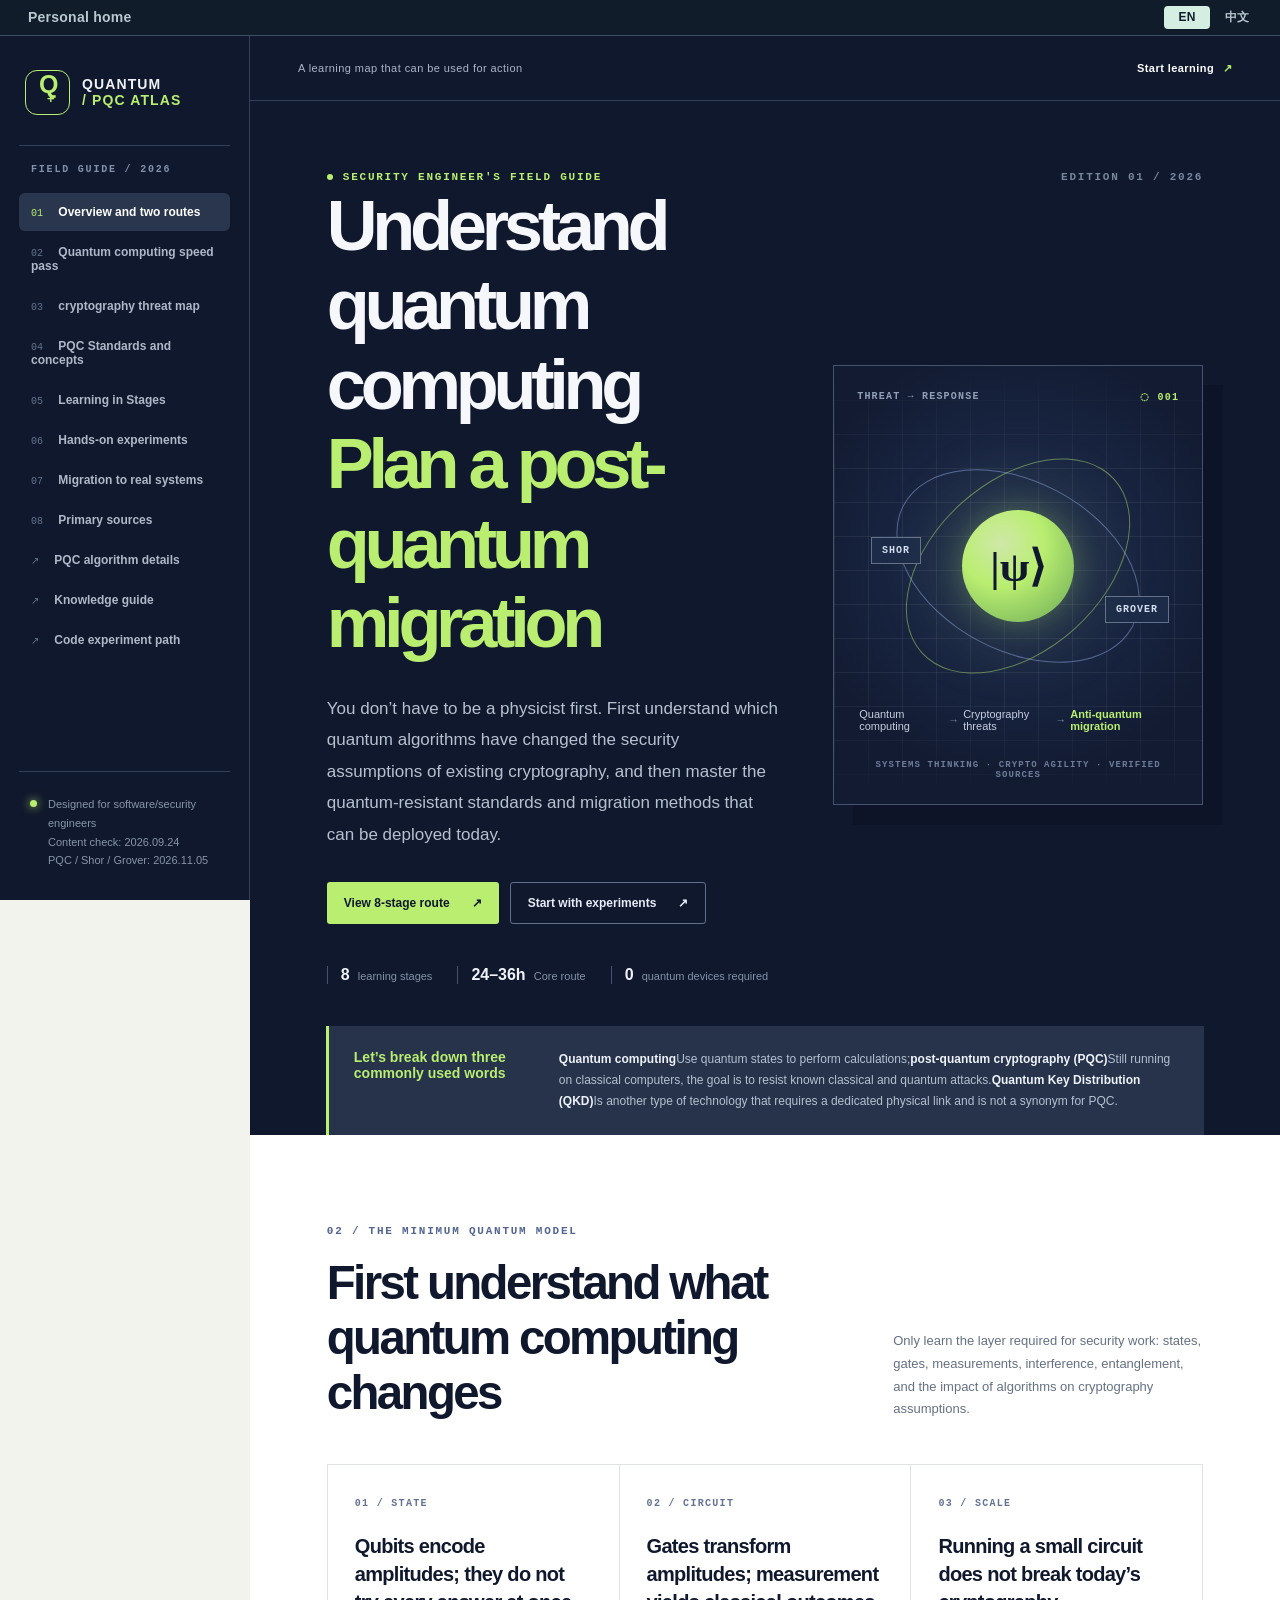
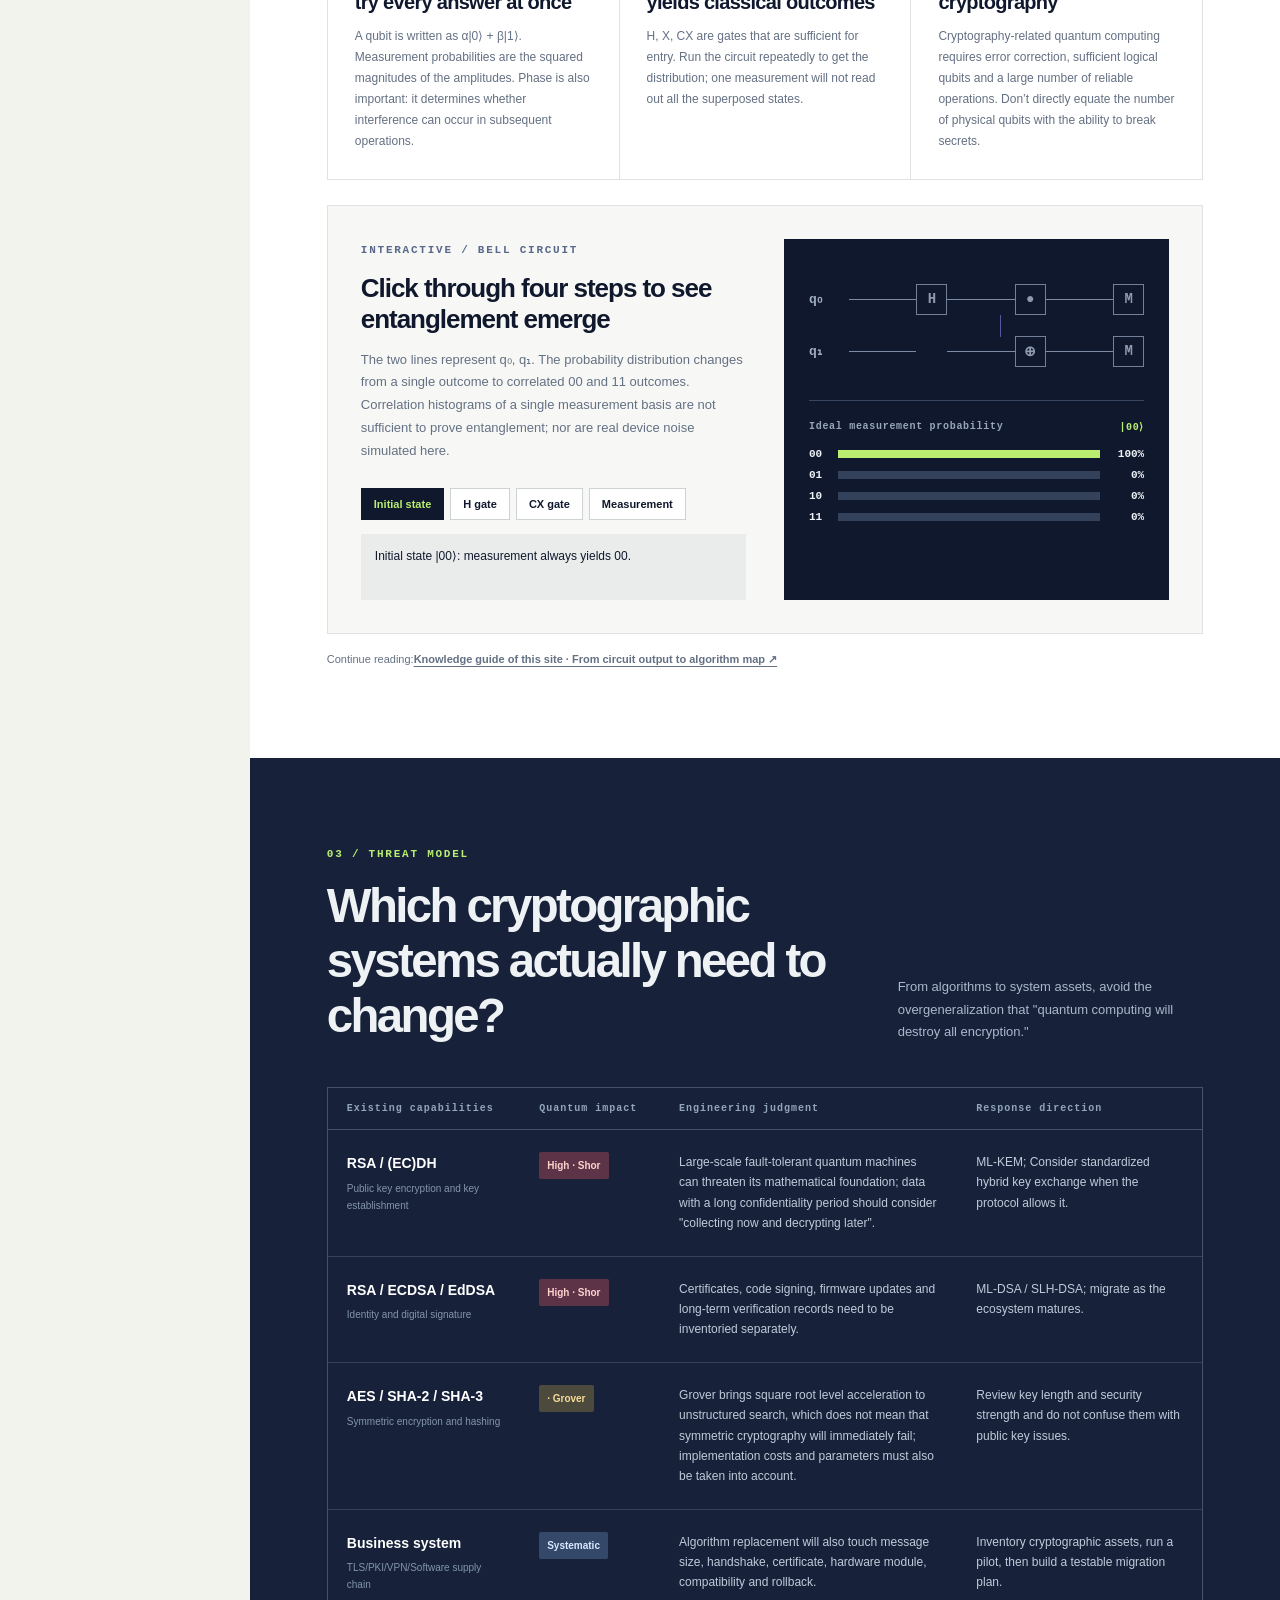
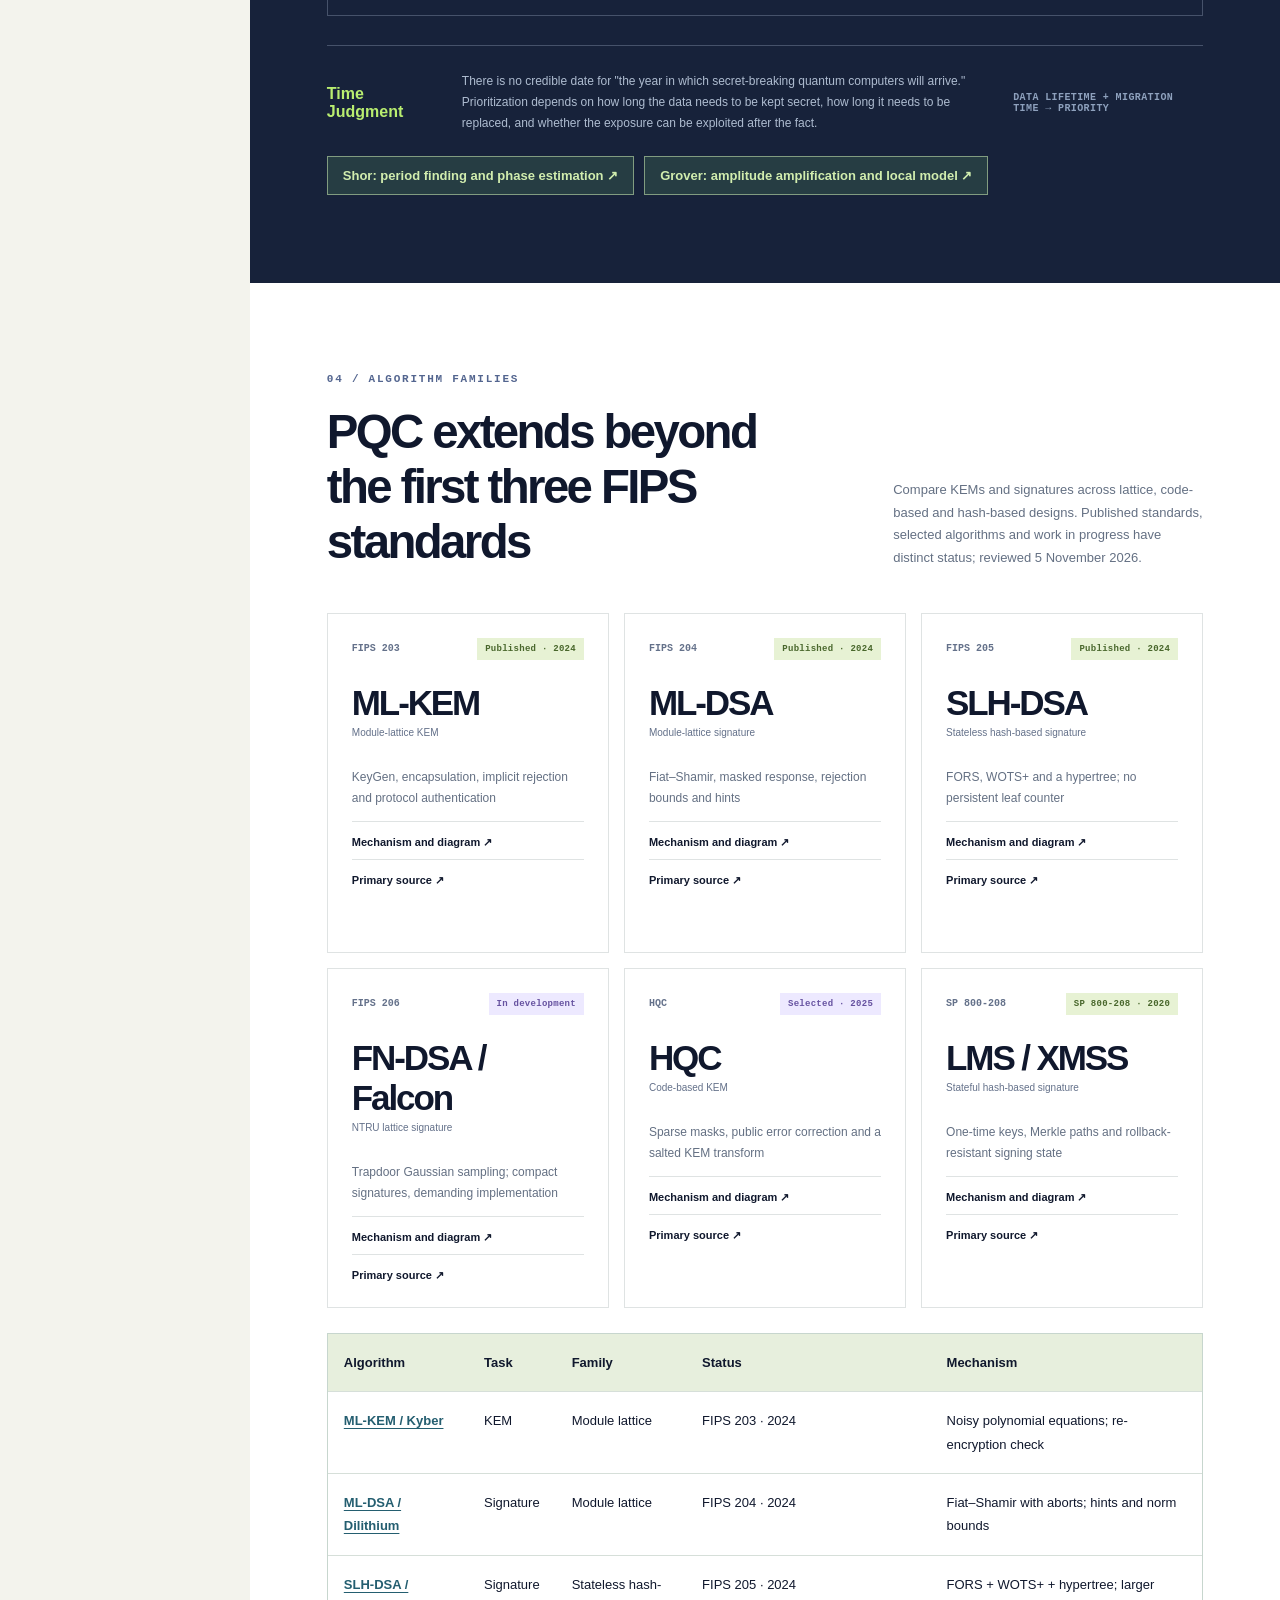
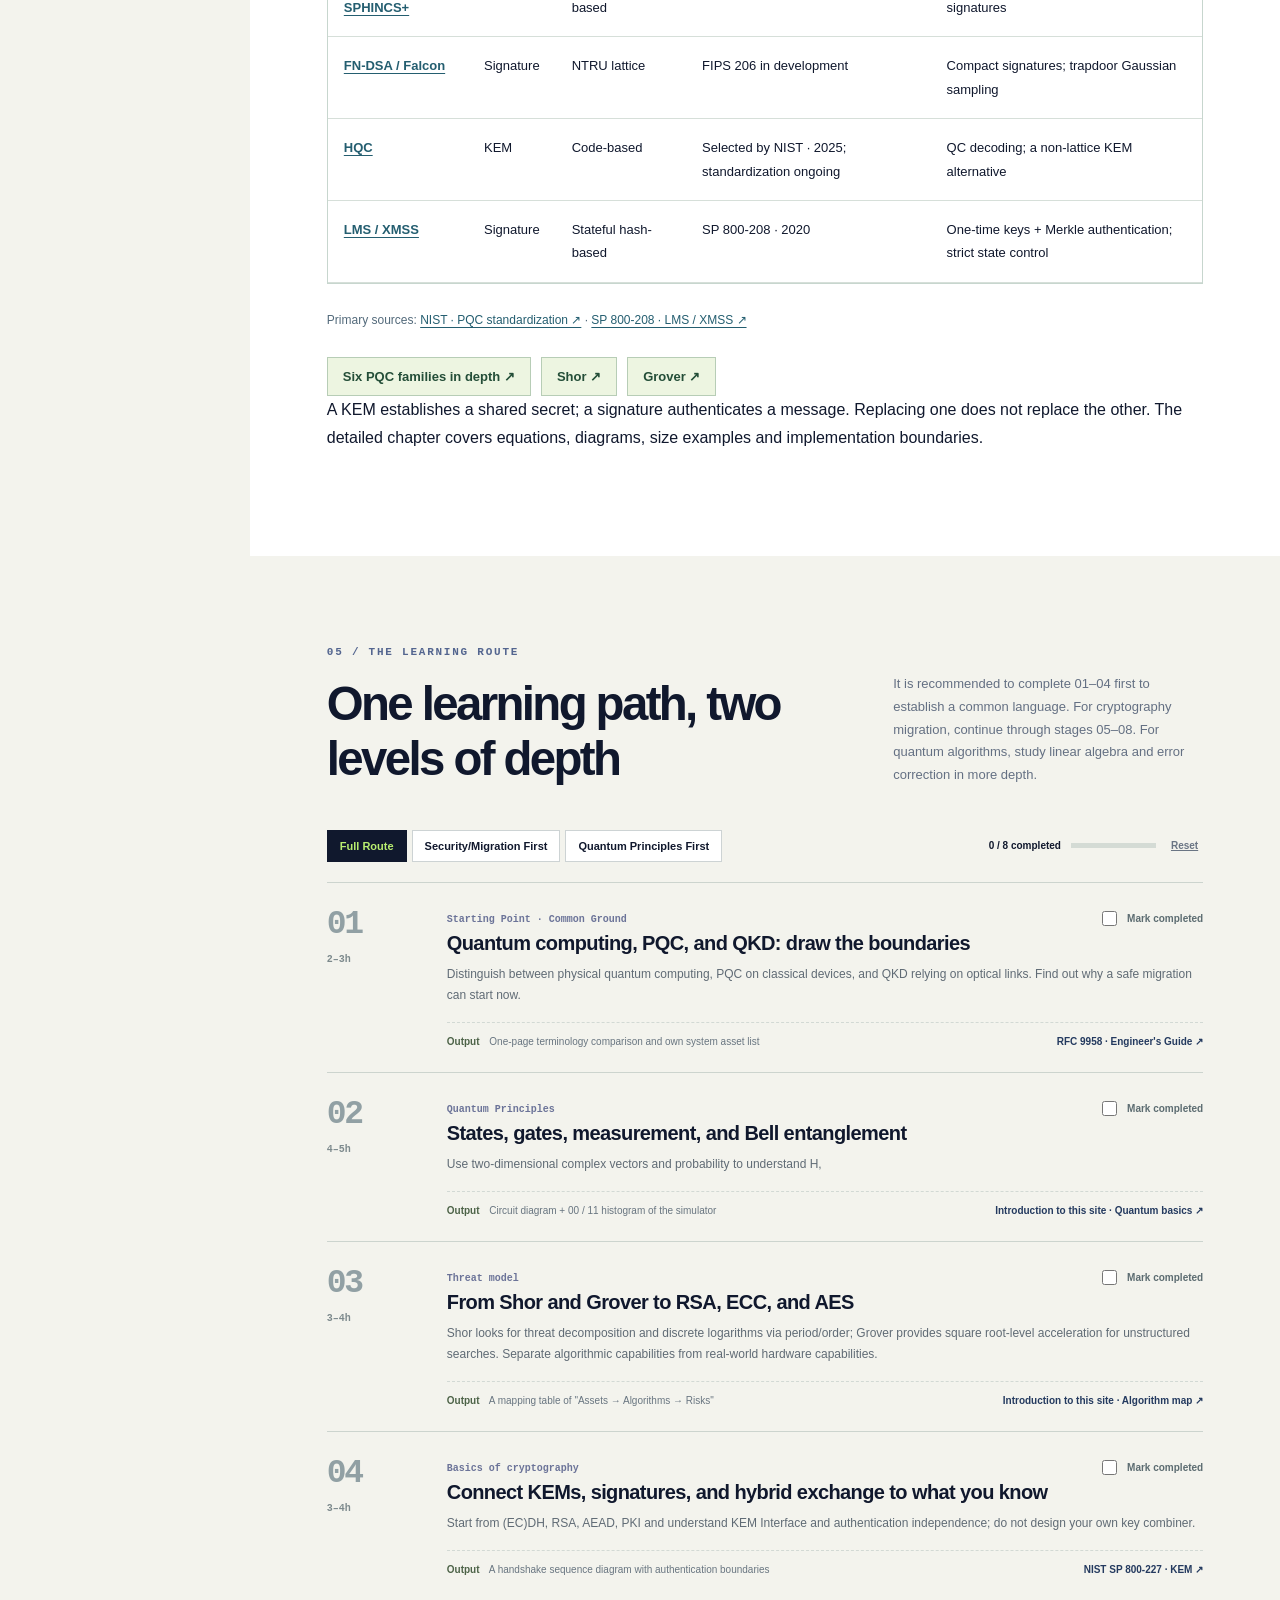
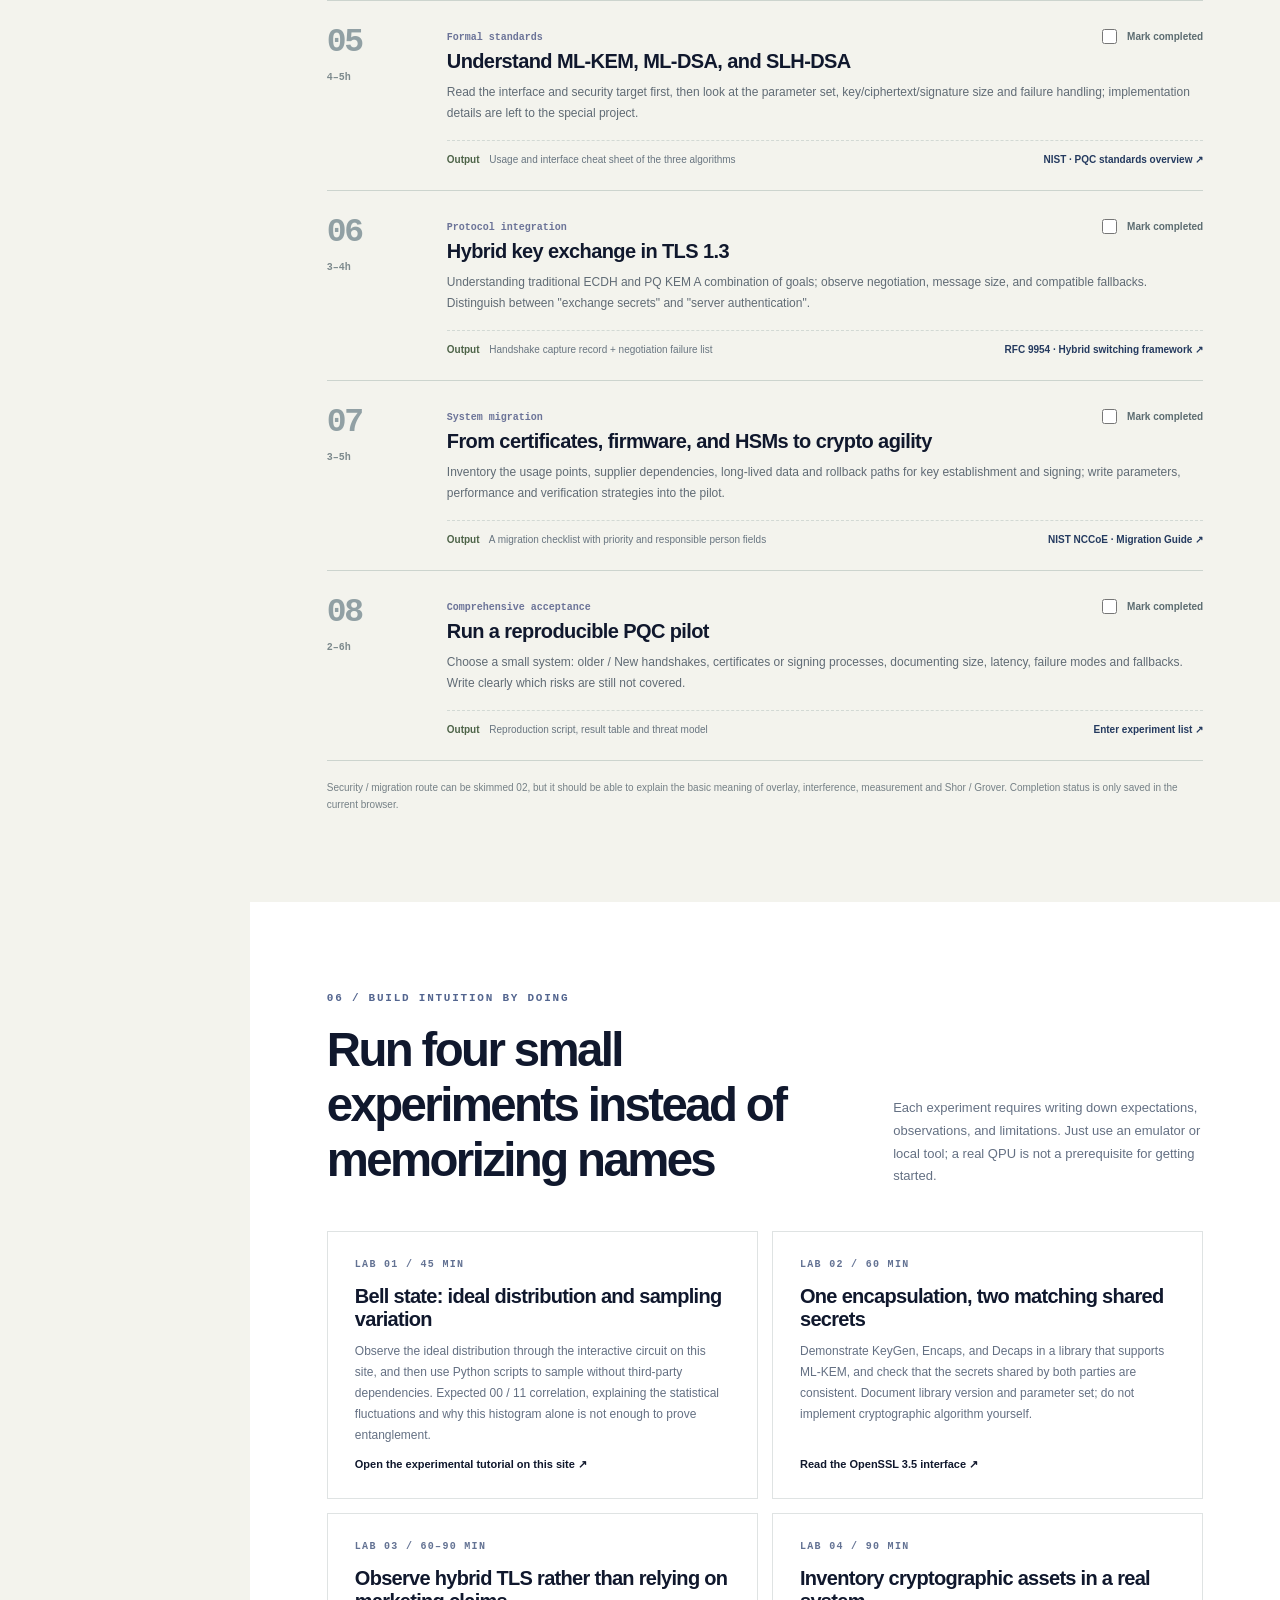
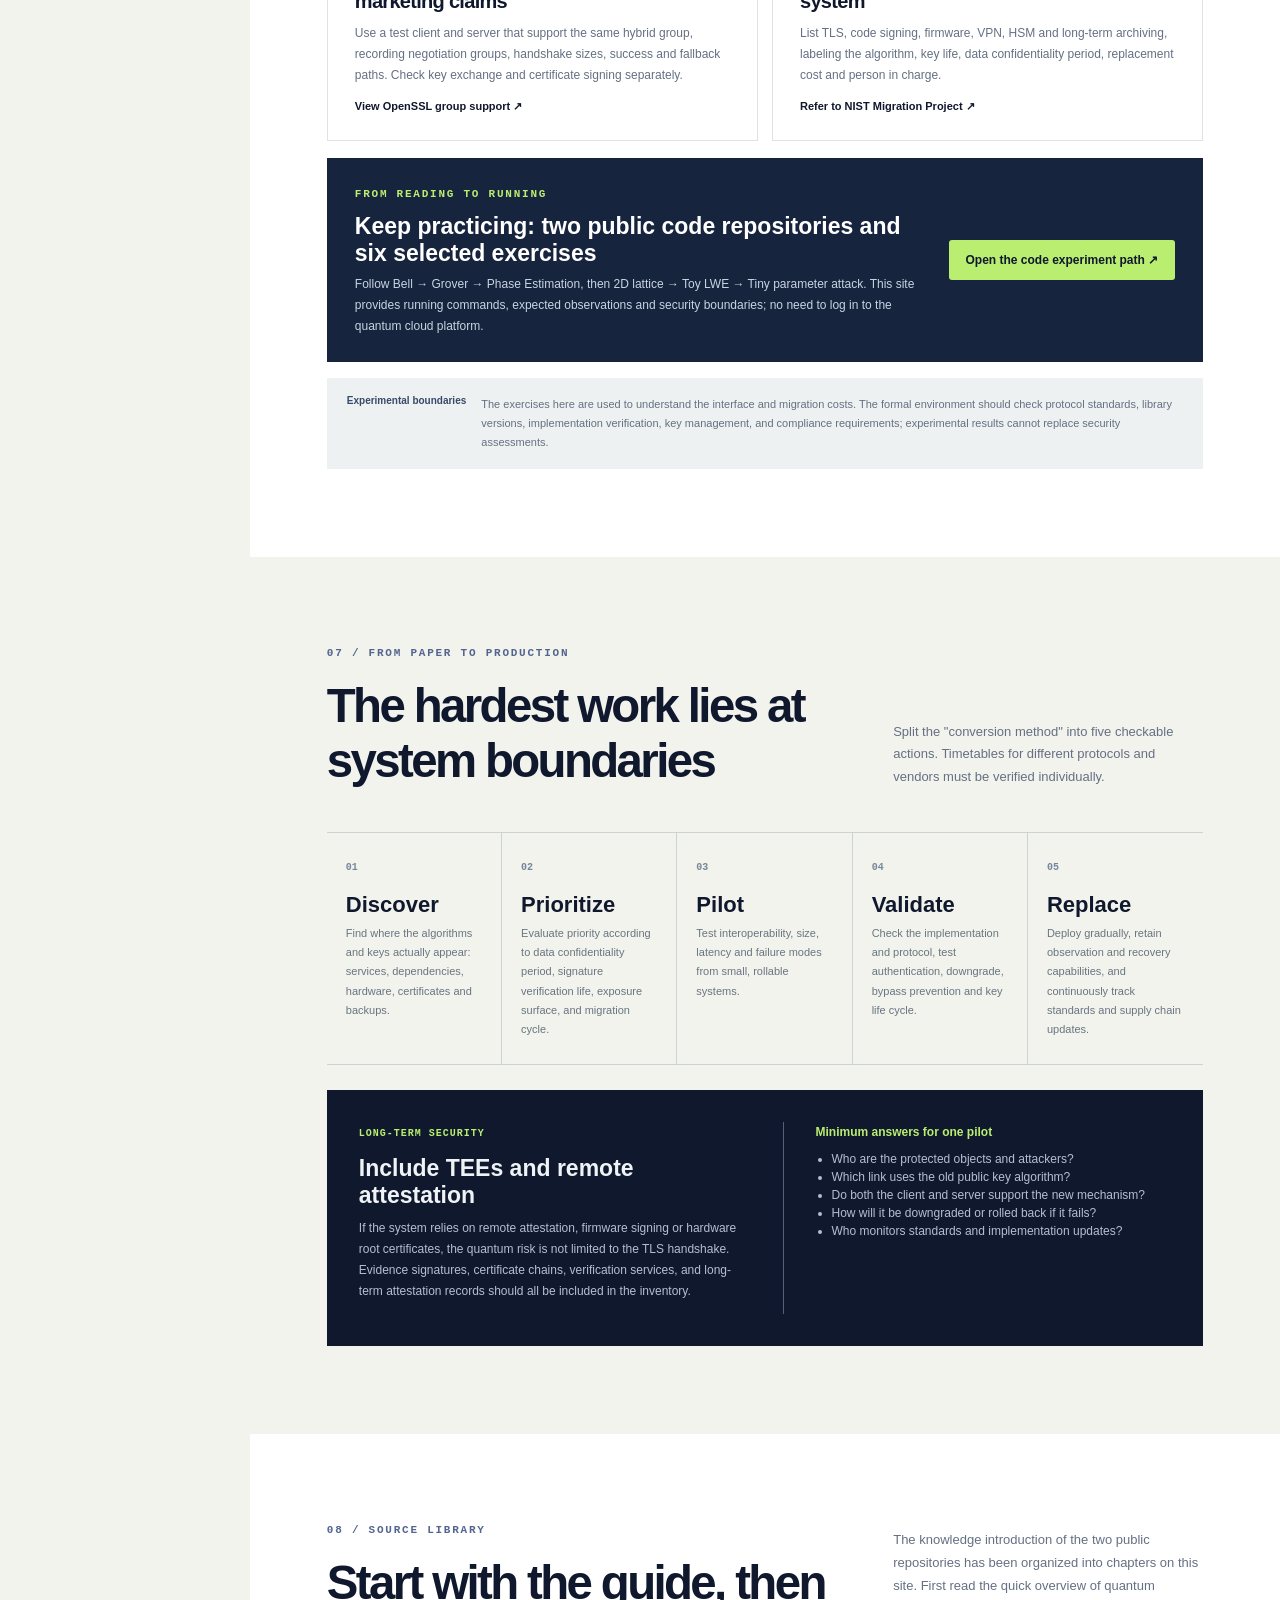
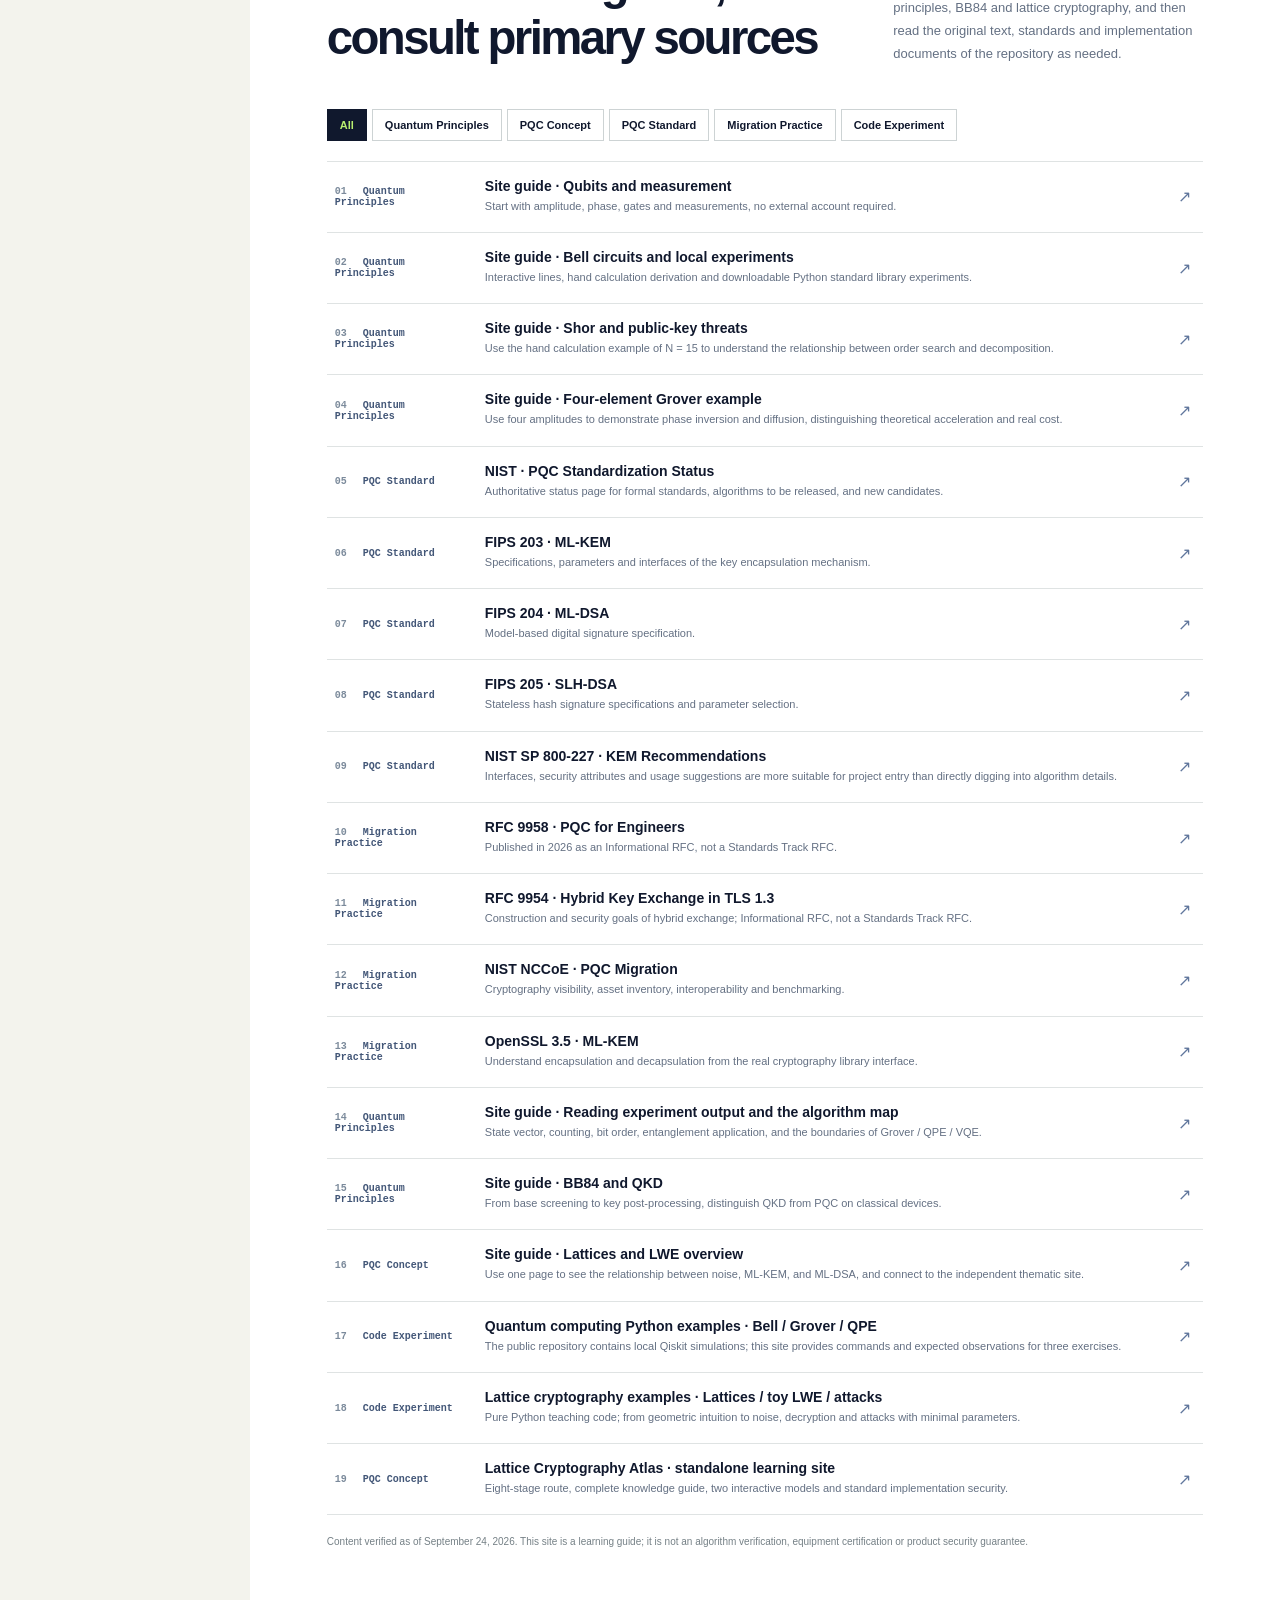
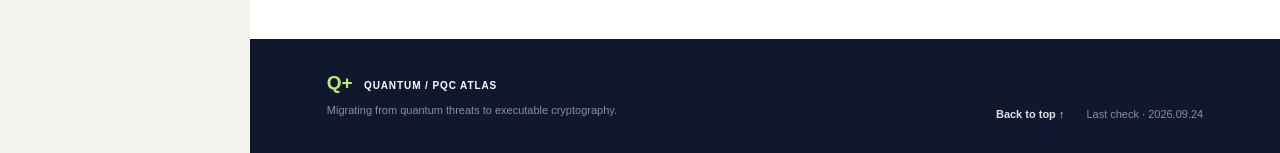
<file: index.html>
<!DOCTYPE html>

<html lang="en">
<head>
<meta charset="utf-8"/>
<meta content="width=device-width, initial-scale=1" name="viewport"/>
<meta content="#10182d" name="theme-color"/>
<meta content="Quantum computing and post-quantum cryptography learning map for software and security engineers: from quantum circuits and Shor/Grover, to NIST standards, TLS hybrid key exchange and cryptography migration." name="description"/>
<title>Quantum / PQC Atlas · From quantum computing to post-quantum migration</title>
<link href="data:image/svg+xml,%3Csvg xmlns='http://www.w3.org/2000/svg' viewBox='0 0 40 40'%3E%3Crect width='40' height='40' rx='11' fill='%2310182d'/%3E%3Ccircle cx='20' cy='20' r='12' fill='none' stroke='%23b9ee70' stroke-width='2'/%3E%3Cpath d='M8 20h24M20 8v24' stroke='%23b9ee70' stroke-width='2'/%3E%3C/svg%3E" rel="icon"/>
<link href="style.css" rel="stylesheet"/>
<script defer="" src="app.js"></script>
<script src="language.js"></script><link rel="stylesheet" href="learning.css"/><link rel="stylesheet" href="home-navigation.css"></head>
<body><nav aria-label="Site navigation and language selection" id="atlas-langbar"><a class="atlas-home-link" href="https://shundazhang.github.io/">Personal home</a><a aria-current="page" data-atlas-lang="en" href="index.html">EN</a><a data-atlas-lang="zh" href="index.zh.html">中文</a></nav>
<a class="skip" href="#main">Skip to text</a>
<aside aria-label="Site Navigation" class="sidebar">
<a class="brand" href="#top"><span aria-hidden="true" class="brand-symbol">Q<span>+</span></span><span>QUANTUM<br/><b>/ PQC ATLAS</b></span></a>
<div class="side-eyebrow">FIELD GUIDE / 2026</div>
<nav aria-label="Main Navigation" class="side-nav">
<a href="#map"><span>01</span> Overview and two routes</a>
<a href="#quantum"><span>02</span> Quantum computing speed pass</a>
<a href="#impact"><span>03</span> cryptography threat map</a>
<a href="#standards"><span>04</span> PQC Standards and concepts</a>
<a href="#route"><span>05</span> Learning in Stages</a>
<a href="#practice"><span>06</span> Hands-on experiments</a>
<a href="#migration"><span>07</span> Migration to real systems</a>
<a href="#library"><span>08</span> Primary sources</a>
<a href="pqc-algorithms.html"><span>↗</span> PQC algorithm details</a>
<a href="quantum-guide.html"><span>↗</span> Knowledge guide</a>
<a href="code-labs.html"><span>↗</span> Code experiment path</a>
</nav>
<div class="side-foot"><span class="dot"></span><span>Designed for software/security engineers<br/>Content check: 2026.09.24<br/>PQC / Shor / Grover: 2026.11.05</span></div>
</aside>
<div class="site-shell" id="top">
<header class="topbar"><div class="mobile-brand">Q+ <span>QUANTUM / PQC ATLAS</span></div><span>A learning map that can be used for action</span><a href="#route">Start learning <span aria-hidden="true">↗</span></a></header>
<main id="main">
<section class="hero section-pad" id="map">
<div class="hero-top"><span class="eyebrow"><i></i> SECURITY ENGINEER'S FIELD GUIDE</span><span class="edition">EDITION 01 / 2026</span></div>
<div class="hero-grid"><div><h1>Understand quantum computing<br/><em>Plan a post-quantum migration</em></h1><p class="hero-lede">You don’t have to be a physicist first. First understand which quantum algorithms have changed the security assumptions of existing cryptography, and then master the quantum-resistant standards and migration methods that can be deployed today.</p><div class="hero-actions"><a class="button primary" href="#route">View 8-stage route <span>↗</span></a><a class="button secondary" href="#practice">Start with experiments <span>↗</span></a></div><div class="hero-facts"><span><b>8</b> learning stages</span><span><b>24–36h</b> Core route</span><span><b>0</b> quantum devices required</span></div></div>
<div aria-label="Schematic diagram of connecting from quantum circuit through algorithm threats and cryptography standards to real system migration" class="hero-art" role="img"><div class="art-head">THREAT → RESPONSE <span>◌ 001</span></div><div class="art-orbit"><div class="orbit orbit-one"></div><div class="orbit orbit-two"></div><div class="orbit-core">|ψ⟩</div><span class="orbit-label left">SHOR</span><span class="orbit-label right">GROVER</span></div><div class="art-flow"><span>Quantum computing</span><span>→</span><span>Cryptography threats</span><span>→</span><strong>Anti-quantum migration</strong></div><div class="art-bottom">SYSTEMS THINKING · CRYPTO AGILITY · VERIFIED SOURCES</div></div></div>
<div class="hero-alert"><strong>Let’s break down three commonly used words</strong><p><b>Quantum computing</b>Use quantum states to perform calculations;<b>post-quantum cryptography (PQC)</b>Still running on classical computers, the goal is to resist known classical and quantum attacks.<b>Quantum Key Distribution (QKD)</b>Is another type of technology that requires a dedicated physical link and is not a synonym for PQC.</p></div>
</section>
<section class="section-pad section-white" id="quantum">
<div class="section-head"><div><span class="section-kicker">02 / THE MINIMUM QUANTUM MODEL</span><h2>First understand what quantum computing changes</h2></div><p>Only learn the layer required for security work: states, gates, measurements, interference, entanglement, and the impact of algorithms on cryptography assumptions.</p></div>
<div class="concept-grid"><article class="concept"><span>01 / STATE</span><h3>Qubits encode amplitudes; they do not try every answer at once</h3><p>A qubit is written as α|0⟩ + β|1⟩. Measurement probabilities are the squared magnitudes of the amplitudes. Phase is also important: it determines whether interference can occur in subsequent operations.</p></article><article class="concept"><span>02 / CIRCUIT</span><h3>Gates transform amplitudes; measurement yields classical outcomes</h3><p>H, X, CX are gates that are sufficient for entry. Run the circuit repeatedly to get the distribution; one measurement will not read out all the superposed states.</p></article><article class="concept"><span>03 / SCALE</span><h3>Running a small circuit does not break today’s cryptography</h3><p>Cryptography-related quantum computing requires error correction, sufficient logical qubits and a large number of reliable operations. Don’t directly equate the number of physical qubits with the ability to break secrets.</p></article></div>
<div class="simulator"><div class="sim-copy"><span class="mini-label">INTERACTIVE / BELL CIRCUIT</span><h3>Click through four steps to see entanglement emerge</h3><p>The two lines represent q₀, q₁. The probability distribution changes from a single outcome to correlated 00 and 11 outcomes. Correlation histograms of a single measurement basis are not sufficient to prove entanglement; nor are real device noise simulated here.</p><div aria-label="Quantum circuit steps" class="sim-controls" role="group"><button class="step-btn is-active" data-step="0" type="button">Initial state</button><button class="step-btn" data-step="1" type="button">H gate</button><button class="step-btn" data-step="2" type="button">CX gate</button><button class="step-btn" data-step="3" type="button">Measurement</button></div><p aria-live="polite" class="sim-explain" id="sim-explain">Initial state |00　: Measurement must result in 00.</p></div><div class="sim-board"><div class="circuit"><div class="wire"><span>q₀</span><div class="line"></div><b class="gate h" data-gate="1">H</b><div class="line"></div><b class="gate control" data-gate="2">●</b><div class="line"></div><b class="gate measure" data-gate="3">M</b></div><div class="wire"><span>q₁</span><div class="line"></div><div class="gate empty"></div><div class="line"></div><b class="gate target" data-gate="2">⊕</b><div class="line"></div><b class="gate measure" data-gate="3">M</b></div><div class="cnot-link"></div></div><div class="prob-head"><span>Ideal measurement probability</span><span id="state-label">|00⟩</span></div><div class="prob-row"><span>00</span><div><i id="bar-00"></i></div><b id="val-00">100%</b></div><div class="prob-row"><span>01</span><div><i id="bar-01"></i></div><b id="val-01">0%</b></div><div class="prob-row"><span>10</span><div><i id="bar-10"></i></div><b id="val-10">0%</b></div><div class="prob-row"><span>11</span><div><i id="bar-11"></i></div><b id="val-11">0%</b></div></div></div>
<p class="footnote">Continue reading:<a href="quantum-guide.html#programming">Knowledge guide of this site · From circuit output to algorithm map ↗</a></p>
</section>
<section class="section-pad section-ink" id="impact"><div class="section-head"><div><span class="section-kicker">03 / THREAT MODEL</span><h2>Which cryptographic systems actually need to change?</h2></div><p>From algorithms to system assets, avoid the overgeneralization that "quantum computing will destroy all encryption."</p></div>
<div class="impact-table-wrap"><table class="impact-table"><thead><tr><th>Existing capabilities</th><th>Quantum impact</th><th>Engineering judgment</th><th>Response direction</th></tr></thead><tbody><tr><td><strong>RSA / (EC)DH</strong><small>Public key encryption and key establishment</small></td><td><span class="risk high">High · Shor</span></td><td>Large-scale fault-tolerant quantum machines can threaten its mathematical foundation; data with a long confidentiality period should consider "collecting now and decrypting later".</td><td>ML-KEM; Consider standardized hybrid key exchange when the protocol allows it.</td></tr><tr><td><strong>RSA / ECDSA / EdDSA</strong><small>Identity and digital signature</small></td><td><span class="risk high">High · Shor</span></td><td>Certificates, code signing, firmware updates and long-term verification records need to be inventoried separately.</td><td>ML-DSA / SLH-DSA; migrate as the ecosystem matures.</td></tr><tr><td><strong>AES / SHA-2 / SHA-3</strong><small>Symmetric encryption and hashing</small></td><td><span class="risk medium">· Grover</span></td><td>Grover brings square root level acceleration to unstructured search, which does not mean that symmetric cryptography will immediately fail; implementation costs and parameters must also be taken into account.</td><td>Review key length and security strength and do not confuse them with public key issues.</td></tr><tr><td><strong>Business system</strong><small>TLS/PKI/VPN/Software supply chain</small></td><td><span class="risk system">Systematic</span></td><td>Algorithm replacement will also touch message size, handshake, certificate, hardware module, compatibility and rollback.</td><td>Inventory cryptographic assets, run a pilot, then build a testable migration plan.</td></tr></tbody></table></div>
<div class="impact-note"><b>Time Judgment</b><p>There is no credible date for "the year in which secret-breaking quantum computers will arrive." Prioritization depends on how long the data needs to be kept secret, how long it needs to be replaced, and whether the exposure can be exploited after the fact.</p><span>DATA LIFETIME + MIGRATION TIME → PRIORITY</span></div>
<!-- ALGORITHM DETAIL SHORTCUTS --><div class="algorithm-quicklinks"><a href="quantum-guide.html#shor">Shor: period finding and phase estimation ↗</a><a href="quantum-guide.html#grover">Grover: amplitude amplification and local model ↗</a></div></section>
<section class="section-pad section-white" id="standards"><div class="section-head"><div><span class="section-kicker">04 / ALGORITHM FAMILIES</span><h2>PQC extends beyond<br>the first three FIPS standards</h2></div><p>Compare KEMs and signatures across lattice, code-based and hash-based designs. Published standards, selected algorithms and work in progress have distinct status; reviewed 5 November 2026.</p></div><div class="standard-grid"><article class="standard-card"><div class="standard-top"><span>FIPS 203</span><span class="badge ratified">Published · 2024</span></div><h3>ML-KEM</h3><p class="standard-full">Module-lattice KEM</p><p>KeyGen, encapsulation, implicit rejection and protocol authentication</p><a href="pqc-algorithms.html#ml-kem">Mechanism and diagram ↗</a><a href="https://csrc.nist.gov/pubs/fips/203/final" target="_blank" rel="noopener noreferrer">Primary source ↗</a></article><article class="standard-card"><div class="standard-top"><span>FIPS 204</span><span class="badge ratified">Published · 2024</span></div><h3>ML-DSA</h3><p class="standard-full">Module-lattice signature</p><p>Fiat–Shamir, masked response, rejection bounds and hints</p><a href="pqc-algorithms.html#ml-dsa">Mechanism and diagram ↗</a><a href="https://csrc.nist.gov/pubs/fips/204/final" target="_blank" rel="noopener noreferrer">Primary source ↗</a></article><article class="standard-card"><div class="standard-top"><span>FIPS 205</span><span class="badge ratified">Published · 2024</span></div><h3>SLH-DSA</h3><p class="standard-full">Stateless hash-based signature</p><p>FORS, WOTS+ and a hypertree; no persistent leaf counter</p><a href="pqc-algorithms.html#slh-dsa">Mechanism and diagram ↗</a><a href="https://csrc.nist.gov/pubs/fips/205/final" target="_blank" rel="noopener noreferrer">Primary source ↗</a></article><article class="standard-card"><div class="standard-top"><span>FIPS 206</span><span class="badge work">In development</span></div><h3>FN-DSA / Falcon</h3><p class="standard-full">NTRU lattice signature</p><p>Trapdoor Gaussian sampling; compact signatures, demanding implementation</p><a href="pqc-algorithms.html#fn-dsa">Mechanism and diagram ↗</a><a href="https://csrc.nist.gov/presentations/2025/fips-206-fn-dsa-falcon" target="_blank" rel="noopener noreferrer">Primary source ↗</a></article><article class="standard-card"><div class="standard-top"><span>HQC</span><span class="badge work">Selected · 2025</span></div><h3>HQC</h3><p class="standard-full">Code-based KEM</p><p>Sparse masks, public error correction and a salted KEM transform</p><a href="pqc-algorithms.html#hqc">Mechanism and diagram ↗</a><a href="https://pqc-hqc.org/doc/hqc_specifications_2026_10_12.pdf" target="_blank" rel="noopener noreferrer">Primary source ↗</a></article><article class="standard-card"><div class="standard-top"><span>SP 800-208</span><span class="badge ratified">SP 800-208 · 2020</span></div><h3>LMS / XMSS</h3><p class="standard-full">Stateful hash-based signature</p><p>One-time keys, Merkle paths and rollback-resistant signing state</p><a href="pqc-algorithms.html#stateful">Mechanism and diagram ↗</a><a href="https://csrc.nist.gov/pubs/sp/800/208/final" target="_blank" rel="noopener noreferrer">Primary source ↗</a></article></div><div class="algorithm-standard-table"><div class="algorithm-table-wrap" tabindex="0"><table class="algorithm-table"><thead><tr><th scope="col">Algorithm</th><th scope="col">Task</th><th scope="col">Family</th><th scope="col">Status</th><th scope="col">Mechanism</th></tr></thead><tbody><tr><th scope="row"><a href="pqc-algorithms.html#ml-kem">ML-KEM / Kyber</a></th><td>KEM</td><td>Module lattice</td><td>FIPS 203 · 2024</td><td>Noisy polynomial equations; re-encryption check</td></tr><tr><th scope="row"><a href="pqc-algorithms.html#ml-dsa">ML-DSA / Dilithium</a></th><td>Signature</td><td>Module lattice</td><td>FIPS 204 · 2024</td><td>Fiat–Shamir with aborts; hints and norm bounds</td></tr><tr><th scope="row"><a href="pqc-algorithms.html#slh-dsa">SLH-DSA / SPHINCS+</a></th><td>Signature</td><td>Stateless hash-based</td><td>FIPS 205 · 2024</td><td>FORS + WOTS+ + hypertree; larger signatures</td></tr><tr><th scope="row"><a href="pqc-algorithms.html#fn-dsa">FN-DSA / Falcon</a></th><td>Signature</td><td>NTRU lattice</td><td>FIPS 206 in development</td><td>Compact signatures; trapdoor Gaussian sampling</td></tr><tr><th scope="row"><a href="pqc-algorithms.html#hqc">HQC</a></th><td>KEM</td><td>Code-based</td><td>Selected by NIST · 2025; standardization ongoing</td><td>QC decoding; a non-lattice KEM alternative</td></tr><tr><th scope="row"><a href="pqc-algorithms.html#stateful">LMS / XMSS</a></th><td>Signature</td><td>Stateful hash-based</td><td>SP 800-208 · 2020</td><td>One-time keys + Merkle authentication; strict state control</td></tr></tbody></table></div></div><p class="algorithm-references">Primary sources: <a href="https://csrc.nist.gov/projects/post-quantum-cryptography/post-quantum-cryptography-standardization" target="_blank" rel="noopener noreferrer">NIST · PQC standardization ↗</a> · <a href="https://csrc.nist.gov/pubs/sp/800/208/final" target="_blank" rel="noopener noreferrer">SP 800-208 · LMS / XMSS ↗</a></p><div class="algorithm-quicklinks"><a href="pqc-algorithms.html">Six PQC families in depth ↗</a><a href="quantum-guide.html#shor">Shor ↗</a><a href="quantum-guide.html#grover">Grover ↗</a></div><p>A KEM establishes a shared secret; a signature authenticates a message. Replacing one does not replace the other. The detailed chapter covers equations, diagrams, size examples and implementation boundaries.</p></section>
<section class="section-pad section-paper" id="route"><div class="section-head"><div><span class="section-kicker">05 / THE LEARNING ROUTE</span><h2>One learning path, two levels of depth</h2></div><p>It is recommended to complete 01–04 first to establish a common language. For cryptography migration, continue through stages 05–08. For quantum algorithms, study linear algebra and error correction in more depth.</p></div>
<div class="route-toolbar"><div aria-label="Learning route screening" class="track-tabs" role="group"><button class="track active" data-track="all" type="button">Full Route</button><button class="track" data-track="pqc" type="button">Security/Migration First</button><button class="track" data-track="quantum" type="button">Quantum Principles First</button></div><div class="progress-box"><span id="progress-text">0 / 8 Completed</span><div class="progress-rail"><i id="progress-bar"></i></div><button aria-label="Clear learning progress" id="reset-progress" type="button">Reset</button></div></div>
<div class="stage-list">
<article class="stage" data-track="quantum pqc" id="stage-1"><div class="stage-index">01<span>2–3h</span></div><div class="stage-main"><div class="stage-title"><div><span class="stage-tag">Starting Point · Common Ground</span><h3>Quantum computing, PQC, and QKD: draw the boundaries</h3></div><label class="done"><input data-progress="1" type="checkbox"/><span>Mark completed</span></label></div><p>Distinguish between physical quantum computing, PQC on classical devices, and QKD relying on optical links. Find out why a safe migration can start now.</p><div class="stage-bottom"><span><b>Output</b> One-page terminology comparison and own system asset list</span><a href="https://www.rfc-editor.org/rfc/rfc9958.html" rel="noopener noreferrer" target="_blank">RFC 9958 · Engineer's Guide ↗</a></div></div></article>
<article class="stage" data-track="quantum" id="stage-2"><div class="stage-index">02<span>4–5h</span></div><div class="stage-main"><div class="stage-title"><div><span class="stage-tag">Quantum Principles</span><h3>States, gates, measurement, and Bell entanglement</h3></div><label class="done"><input data-progress="2" type="checkbox"/><span>Mark completed</span></label></div><p>Use two-dimensional complex vectors and probability to understand H,</p><div class="stage-bottom"><span><b>Output</b> Circuit diagram + 00 / 11 histogram of the simulator</span><a href="quantum-guide.html#basics">Introduction to this site · Quantum basics ↗</a></div></div></article>
<article class="stage" data-track="quantum pqc" id="stage-3"><div class="stage-index">03<span>3–4h</span></div><div class="stage-main"><div class="stage-title"><div><span class="stage-tag">Threat model</span><h3>From Shor and Grover to RSA, ECC, and AES</h3></div><label class="done"><input data-progress="3" type="checkbox"/><span>Mark completed</span></label></div><p>Shor looks for threat decomposition and discrete logarithms via period/order; Grover provides square root-level acceleration for unstructured searches. Separate algorithmic capabilities from real-world hardware capabilities.</p><div class="stage-bottom"><span><b>Output</b> A mapping table of "Assets → Algorithms → Risks"</span><a href="quantum-guide.html#algorithms">Introduction to this site · Algorithm map ↗</a></div></div></article>
<article class="stage" data-track="quantum pqc" id="stage-4"><div class="stage-index">04<span>3–4h</span></div><div class="stage-main"><div class="stage-title"><div><span class="stage-tag">Basics of cryptography</span><h3>Connect KEMs, signatures, and hybrid exchange to what you know</h3></div><label class="done"><input data-progress="4" type="checkbox"/><span>Mark completed</span></label></div><p>Start from (EC)DH, RSA, AEAD, PKI and understand KEM Interface and authentication independence; do not design your own key combiner.</p><div class="stage-bottom"><span><b>Output</b> A handshake sequence diagram with authentication boundaries</span><a href="https://csrc.nist.gov/pubs/sp/800/227/final" rel="noopener noreferrer" target="_blank">NIST SP 800-227 · KEM ↗</a></div></div></article>
<article class="stage" data-track="pqc" id="stage-5"><div class="stage-index">05<span>4–5h</span></div><div class="stage-main"><div class="stage-title"><div><span class="stage-tag">Formal standards</span><h3>Understand ML-KEM, ML-DSA, and SLH-DSA</h3></div><label class="done"><input data-progress="5" type="checkbox"/><span>Mark completed</span></label></div><p>Read the interface and security target first, then look at the parameter set, key/ciphertext/signature size and failure handling; implementation details are left to the special project.</p><div class="stage-bottom"><span><b>Output</b> Usage and interface cheat sheet of the three algorithms</span><a href="https://csrc.nist.gov/projects/post-quantum-cryptography" rel="noopener noreferrer" target="_blank">NIST · PQC standards overview ↗</a></div></div></article>
<article class="stage" data-track="pqc" id="stage-6"><div class="stage-index">06<span>3–4h</span></div><div class="stage-main"><div class="stage-title"><div><span class="stage-tag">Protocol integration</span><h3>Hybrid key exchange in TLS 1.3</h3></div><label class="done"><input data-progress="6" type="checkbox"/><span>Mark completed</span></label></div><p>Understanding traditional ECDH and PQ KEM A combination of goals; observe negotiation, message size, and compatible fallbacks. Distinguish between "exchange secrets" and "server authentication".</p><div class="stage-bottom"><span><b>Output</b> Handshake capture record + negotiation failure list</span><a href="https://www.rfc-editor.org/rfc/rfc9954.html" rel="noopener noreferrer" target="_blank">RFC 9954 · Hybrid switching framework ↗</a></div></div></article>
<article class="stage" data-track="pqc" id="stage-7"><div class="stage-index">07<span>3–5h</span></div><div class="stage-main"><div class="stage-title"><div><span class="stage-tag">System migration</span><h3>From certificates, firmware, and HSMs to crypto agility</h3></div><label class="done"><input data-progress="7" type="checkbox"/><span>Mark completed</span></label></div><p>Inventory the usage points, supplier dependencies, long-lived data and rollback paths for key establishment and signing; write parameters, performance and verification strategies into the pilot.</p><div class="stage-bottom"><span><b>Output</b> A migration checklist with priority and responsible person fields</span><a href="https://pages.nist.gov/nccoe-migration-post-quantum-cryptography/" rel="noopener noreferrer" target="_blank">NIST NCCoE · Migration Guide ↗</a></div></div></article>
<article class="stage" data-track="pqc quantum" id="stage-8"><div class="stage-index">08<span>2–6h</span></div><div class="stage-main"><div class="stage-title"><div><span class="stage-tag">Comprehensive acceptance</span><h3>Run a reproducible PQC pilot</h3></div><label class="done"><input data-progress="8" type="checkbox"/><span>Mark completed</span></label></div><p>Choose a small system: older / New handshakes, certificates or signing processes, documenting size, latency, failure modes and fallbacks. Write clearly which risks are still not covered.</p><div class="stage-bottom"><span><b>Output</b> Reproduction script, result table and threat model</span><a href="#practice">Enter experiment list ↗</a></div></div></article>
</div><p class="route-note">Security / migration route can be skimmed 02, but it should be able to explain the basic meaning of overlay, interference, measurement and Shor / Grover. Completion status is only saved in the current browser.</p>
</section>
<section class="section-pad section-white" id="practice"><div class="section-head"><div><span class="section-kicker">06 / BUILD INTUITION BY DOING</span><h2>Run four small experiments instead of memorizing names</h2></div><p>Each experiment requires writing down expectations, observations, and limitations. Just use an emulator or local tool; a real QPU is not a prerequisite for getting started.</p></div><div class="lab-grid"><article class="lab-card"><span>LAB 01 / 45 MIN</span><h3>Bell state: ideal distribution and sampling variation</h3><p>Observe the ideal distribution through the interactive circuit on this site, and then use Python scripts to sample without third-party dependencies. Expected 00 / 11 correlation, explaining the statistical fluctuations and why this histogram alone is not enough to prove entanglement.</p><a href="quantum-guide.html#bell">Open the experimental tutorial on this site ↗</a></article><article class="lab-card"><span>LAB 02 / 60 MIN</span><h3>One encapsulation, two matching shared secrets</h3><p>Demonstrate KeyGen, Encaps, and Decaps in a library that supports ML-KEM, and check that the secrets shared by both parties are consistent. Document library version and parameter set; do not implement cryptographic algorithm yourself.</p><a href="https://docs.openssl.org/3.5/man7/EVP_KEM-ML-KEM/" rel="noopener noreferrer" target="_blank">Read the OpenSSL 3.5 interface ↗</a></article><article class="lab-card"><span>LAB 03 / 60–90 MIN</span><h3>Observe hybrid TLS rather than relying on marketing claims</h3><p>Use a test client and server that support the same hybrid group, recording negotiation groups, handshake sizes, success and fallback paths. Check key exchange and certificate signing separately.</p><a href="https://docs.openssl.org/3.5/man3/SSL_CONF_cmd/" rel="noopener noreferrer" target="_blank">View OpenSSL group support ↗</a></article><article class="lab-card"><span>LAB 04 / 90 MIN</span><h3>Inventory cryptographic assets in a real system</h3><p>List TLS, code signing, firmware, VPN, HSM and long-term archiving, labeling the algorithm, key life, data confidentiality period, replacement cost and person in charge.</p><a href="https://pages.nist.gov/nccoe-migration-post-quantum-cryptography/" rel="noopener noreferrer" target="_blank">Refer to NIST Migration Project ↗</a></article></div><div class="code-teaser"><div><span class="mini-label">FROM READING TO RUNNING</span><h3>Keep practicing: two public code repositories and six selected exercises</h3><p>Follow Bell → Grover → Phase Estimation, then 2D lattice → Toy LWE → Tiny parameter attack. This site provides running commands, expected observations and security boundaries; no need to log in to the quantum cloud platform.</p></div><a class="button primary" href="code-labs.html">Open the code experiment path ↗</a></div><div class="lab-caution"><span>Experimental boundaries</span><p>The exercises here are used to understand the interface and migration costs. The formal environment should check protocol standards, library versions, implementation verification, key management, and compliance requirements; experimental results cannot replace security assessments.</p></div></section>
<section class="section-pad section-paper" id="migration"><div class="section-head"><div><span class="section-kicker">07 / FROM PAPER TO PRODUCTION</span><h2>The hardest work lies at system boundaries</h2></div><p>Split the "conversion method" into five checkable actions. Timetables for different protocols and vendors must be verified individually.</p></div><div class="migration-grid"><div class="migration-line"><span>01</span><h3>Discover</h3><p>Find where the algorithms and keys actually appear: services, dependencies, hardware, certificates and backups.</p></div><div class="migration-line"><span>02</span><h3>Prioritize</h3><p>Evaluate priority according to data confidentiality period, signature verification life, exposure surface, and migration cycle.</p></div><div class="migration-line"><span>03</span><h3>Pilot</h3><p>Test interoperability, size, latency and failure modes from small, rollable systems.</p></div><div class="migration-line"><span>04</span><h3>Validate</h3><p>Check the implementation and protocol, test authentication, downgrade, bypass prevention and key life cycle.</p></div><div class="migration-line"><span>05</span><h3>Replace</h3><p>Deploy gradually, retain observation and recovery capabilities, and continuously track standards and supply chain updates.</p></div></div><div class="migration-bottom"><div><span>LONG-TERM SECURITY</span><h3>Include TEEs and remote attestation</h3><p>If the system relies on remote attestation, firmware signing or hardware root certificates, the quantum risk is not limited to the TLS handshake. Evidence signatures, certificate chains, verification services, and long-term attestation records should all be included in the inventory.</p></div><div class="checklist"><strong>Minimum answers for one pilot</strong><ul><li>Who are the protected objects and attackers?</li><li>Which link uses the old public key algorithm?</li><li>Do both the client and server support the new mechanism?</li><li>How will it be downgraded or rolled back if it fails?</li><li>Who monitors standards and implementation updates?</li></ul></div></div></section>
<section class="section-pad section-white" id="library"><div class="section-head"><div><span class="section-kicker">08 / SOURCE LIBRARY</span><h2>Start with the guide, then consult primary sources</h2></div><p>The knowledge introduction of the two public repositories has been organized into chapters on this site. First read the quick overview of quantum principles, BB84 and lattice cryptography, and then read the original text, standards and implementation documents of the repository as needed.</p></div><div aria-label="Data classification" class="resource-controls" role="group"><button class="resource-filter active" data-filter="all" type="button">All</button><button class="resource-filter" data-filter="quantum" type="button">Quantum Principles</button><button class="resource-filter" data-filter="concept" type="button">PQC Concept</button><button class="resource-filter" data-filter="standard" type="button">PQC Standard</button><button class="resource-filter" data-filter="engineering" type="button">Migration Practice</button><button class="resource-filter" data-filter="code" type="button">Code Experiment</button></div><div class="resource-list">
<a class="resource" data-category="quantum" href="quantum-guide.html#basics"><span>01 <b>Quantum Principles</b></span><div><h3>Site guide · Qubits and measurement</h3><p>Start with amplitude, phase, gates and measurements, no external account required.</p></div><i>↗</i></a>
<a class="resource" data-category="quantum" href="quantum-guide.html#bell"><span>02 <b>Quantum Principles</b></span><div><h3>Site guide · Bell circuits and local experiments</h3><p>Interactive lines, hand calculation derivation and downloadable Python standard library experiments.</p></div><i>↗</i></a>
<a class="resource" data-category="quantum" href="quantum-guide.html#shor"><span>03 <b>Quantum Principles</b></span><div><h3>Site guide · Shor and public-key threats</h3><p>Use the hand calculation example of N = 15 to understand the relationship between order search and decomposition.</p></div><i>↗</i></a>
<a class="resource" data-category="quantum" href="quantum-guide.html#grover"><span>04 <b>Quantum Principles</b></span><div><h3>Site guide · Four-element Grover example</h3><p>Use four amplitudes to demonstrate phase inversion and diffusion, distinguishing theoretical acceleration and real cost.</p></div><i>↗</i></a>
<a class="resource" data-category="standard" href="https://csrc.nist.gov/Projects/Post-Quantum-Cryptography/Post_Quantum_Cryptography-Standardization" rel="noopener noreferrer" target="_blank"><span>05 <b>PQC Standard</b></span><div><h3>NIST · PQC Standardization Status</h3><p>Authoritative status page for formal standards, algorithms to be released, and new candidates.</p></div><i>↗</i></a>
<a class="resource" data-category="standard" href="https://csrc.nist.gov/pubs/fips/203/final" rel="noopener noreferrer" target="_blank"><span>06 <b>PQC Standard</b></span><div><h3>FIPS 203 · ML-KEM</h3><p>Specifications, parameters and interfaces of the key encapsulation mechanism.</p></div><i>↗</i></a>
<a class="resource" data-category="standard" href="https://csrc.nist.gov/pubs/fips/204/final" rel="noopener noreferrer" target="_blank"><span>07 <b>PQC Standard</b></span><div><h3>FIPS 204 · ML-DSA</h3><p>Model-based digital signature specification.</p></div><i>↗</i></a>
<a class="resource" data-category="standard" href="https://csrc.nist.gov/pubs/fips/205/final" rel="noopener noreferrer" target="_blank"><span>08 <b>PQC Standard</b></span><div><h3>FIPS 205 · SLH-DSA</h3><p>Stateless hash signature specifications and parameter selection.</p></div><i>↗</i></a>
<a class="resource" data-category="standard" href="https://csrc.nist.gov/pubs/sp/800/227/final" rel="noopener noreferrer" target="_blank"><span>09 <b>PQC Standard</b></span><div><h3>NIST SP 800-227 · KEM Recommendations</h3><p>Interfaces, security attributes and usage suggestions are more suitable for project entry than directly digging into algorithm details.</p></div><i>↗</i></a>
<a class="resource" data-category="engineering" href="https://www.rfc-editor.org/rfc/rfc9958.html" rel="noopener noreferrer" target="_blank"><span>10 <b>Migration Practice</b></span><div><h3>RFC 9958 · PQC for Engineers</h3><p>Published in 2026 as an Informational RFC, not a Standards Track RFC.</p></div><i>↗</i></a>
<a class="resource" data-category="engineering" href="https://www.rfc-editor.org/rfc/rfc9954.html" rel="noopener noreferrer" target="_blank"><span>11 <b>Migration Practice</b></span><div><h3>RFC 9954 · Hybrid Key Exchange in TLS 1.3</h3><p>Construction and security goals of hybrid exchange; Informational RFC, not a Standards Track RFC.</p></div><i>↗</i></a>
<a class="resource" data-category="engineering" href="https://pages.nist.gov/nccoe-migration-post-quantum-cryptography/" rel="noopener noreferrer" target="_blank"><span>12 <b>Migration Practice</b></span><div><h3>NIST NCCoE · PQC Migration</h3><p>Cryptography visibility, asset inventory, interoperability and benchmarking.</p></div><i>↗</i></a>
<a class="resource" data-category="engineering" href="https://docs.openssl.org/3.5/man7/EVP_KEM-ML-KEM/" rel="noopener noreferrer" target="_blank"><span>13 <b>Migration Practice</b></span><div><h3>OpenSSL 3.5 · ML-KEM</h3><p>Understand encapsulation and decapsulation from the real cryptography library interface.</p></div><i>↗</i></a>
<a class="resource" data-category="quantum" href="quantum-guide.html#programming"><span>14 <b>Quantum Principles</b></span><div><h3>Site guide · Reading experiment output and the algorithm map</h3><p>State vector, counting, bit order, entanglement application, and the boundaries of Grover / QPE / VQE.</p></div><i>↗</i></a>
<a class="resource" data-category="quantum" href="quantum-guide.html#bb84"><span>15 <b>Quantum Principles</b></span><div><h3>Site guide · BB84 and QKD</h3><p>From base screening to key post-processing, distinguish QKD from PQC on classical devices.</p></div><i>↗</i></a>
<a class="resource" data-category="concept" href="quantum-guide.html#lattice"><span>16 <b>PQC Concept</b></span><div><h3>Site guide · Lattices and LWE overview</h3><p>Use one page to see the relationship between noise, ML-KEM, and ML-DSA, and connect to the independent thematic site.</p></div><i>↗</i></a>
<a class="resource" data-category="code" href="code-labs.html#quantum-code"><span>17 <b>Code Experiment</b></span><div><h3>Quantum computing Python examples · Bell / Grover / QPE</h3><p>The public repository contains local Qiskit simulations; this site provides commands and expected observations for three exercises.</p></div><i>↗</i></a>
<a class="resource" data-category="code" href="code-labs.html#lattice-code"><span>18 <b>Code Experiment</b></span><div><h3>Lattice cryptography examples · Lattices / toy LWE / attacks</h3><p>Pure Python teaching code; from geometric intuition to noise, decryption and attacks with minimal parameters.</p></div><i>↗</i></a>
<a class="resource" data-category="concept" href="https://shundazhang.github.io/lattice-crypto-atlas/" rel="noopener noreferrer" target="_blank"><span>19 <b>PQC Concept</b></span><div><h3>Lattice Cryptography Atlas · standalone learning site</h3><p>Eight-stage route, complete knowledge guide, two interactive models and standard implementation security.</p></div><i>↗</i></a>
</div><p class="library-note">Content verified as of September 24, 2026. This site is a learning guide; it is not an algorithm verification, equipment certification or product security guarantee.</p></section>
</main>
<footer><div><strong>Q+ <span>QUANTUM / PQC ATLAS</span></strong><p>Migrating from quantum threats to executable cryptography.</p></div><div><a href="#top">Back to top ↑</a><span>Last check · 2026.09.24</span></div></footer>
</div>
</body>
</html>
</file>
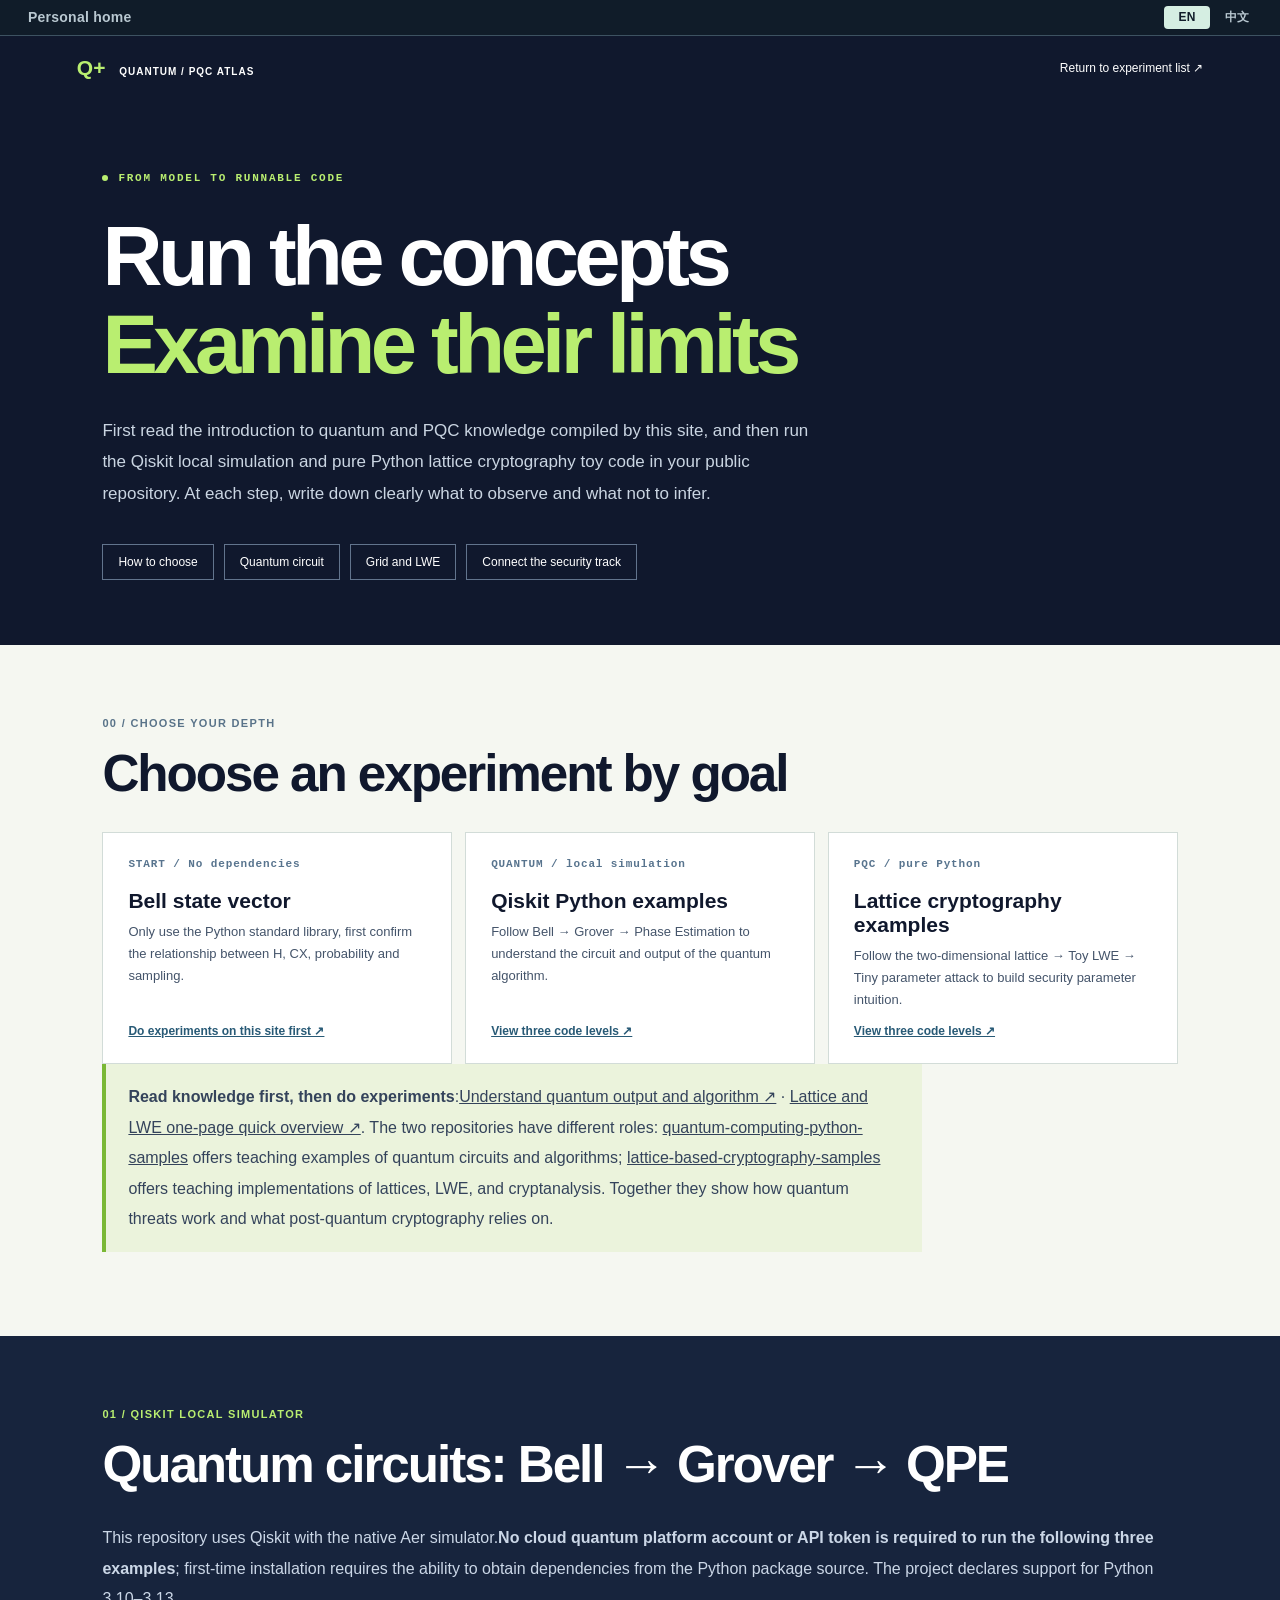
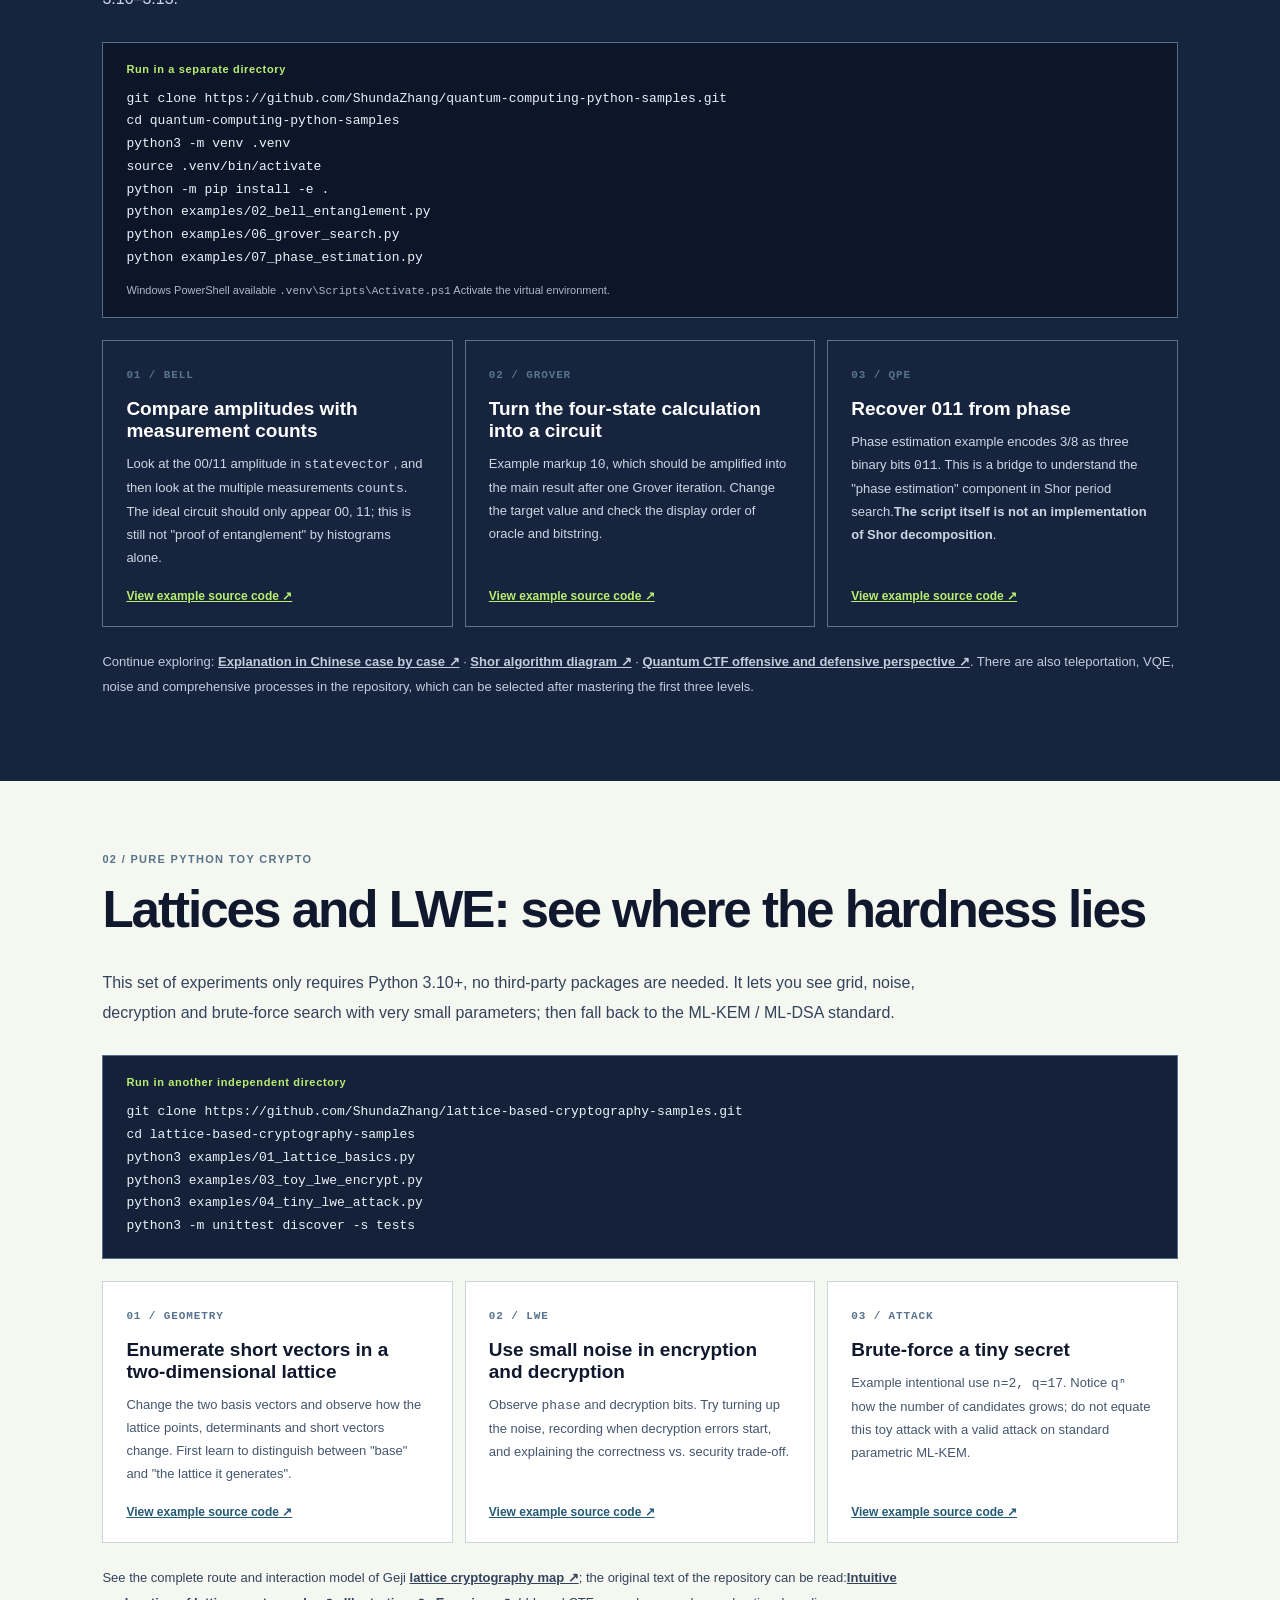
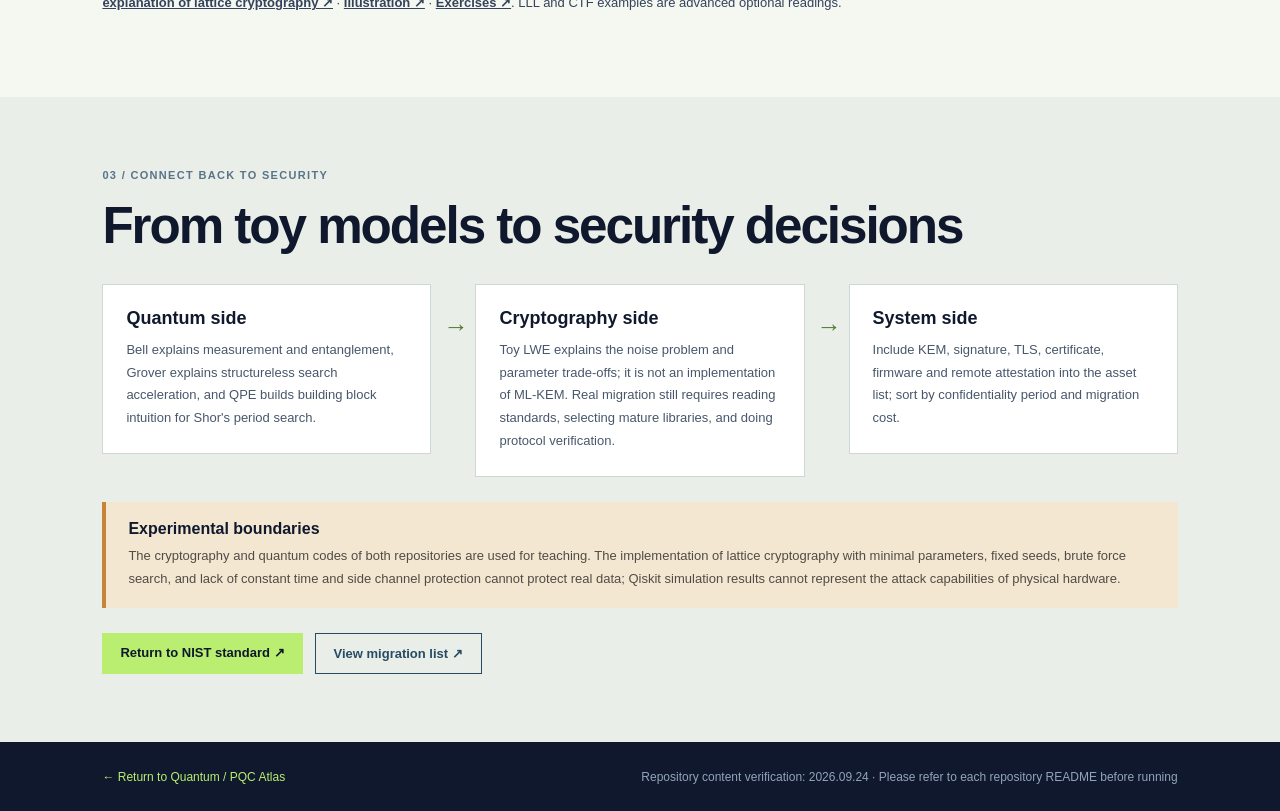
<file: code-labs.html>
<!DOCTYPE html>

<html lang="en">
<head>
<meta charset="utf-8"/>
<meta content="width=device-width, initial-scale=1" name="viewport"/>
<meta content="#10182d" name="theme-color"/>
<meta content="Compile quantum computing and lattice-based cryptography code repository into executable learning paths: Bell, Grover, phase estimation, lattice, Toy LWE and parameter attack." name="description"/>
<title>Code experiment path · Quantum / PQC Atlas</title>
<link href="style.css" rel="stylesheet"/>
<link href="guide.css" rel="stylesheet"/>
<link href="code-labs.css" rel="stylesheet"/>
<script src="language.js"></script><link rel="stylesheet" href="home-navigation.css"></head>
<body class="guide-page"><nav aria-label="Site navigation and language selection" id="atlas-langbar"><a class="atlas-home-link" href="https://shundazhang.github.io/">Personal home</a><a aria-current="page" data-atlas-lang="en" href="code-labs.html">EN</a><a data-atlas-lang="zh" href="code-labs.zh.html">中文</a></nav>
<a class="skip" href="#main">Skip to text</a>
<header class="guide-topbar"><a class="guide-brand" href="index.html">Q+ <span>QUANTUM / PQC ATLAS</span></a><a href="index.html#practice">Return to experiment list ↗</a></header>
<main id="main">
<section class="guide-hero"><span class="eyebrow"><i></i> FROM MODEL TO RUNNABLE CODE</span><h1>Run the concepts<br/><em>Examine their limits</em></h1><p>First read the introduction to quantum and PQC knowledge compiled by this site, and then run the Qiskit local simulation and pure Python lattice cryptography toy code in your public repository. At each step, write down clearly what to observe and what not to infer.</p><nav aria-label="Chapter on this page" class="guide-jumps"><a href="#map">How to choose</a><a href="#quantum-code">Quantum circuit</a><a href="#lattice-code">Grid and LWE</a><a href="#bridge">Connect the security track</a></nav></section>
<section class="guide-section" id="map"><div class="guide-heading"><span>00 / CHOOSE YOUR DEPTH</span><h2>Choose an experiment by goal</h2></div><div class="code-map"><article><span>START / No dependencies</span><h3>Bell state vector</h3><p>Only use the Python standard library, first confirm the relationship between H, CX, probability and sampling.</p><a href="quantum-guide.html#bell">Do experiments on this site first ↗</a></article><article><span>QUANTUM / local simulation</span><h3>Qiskit Python examples</h3><p>Follow Bell → Grover → Phase Estimation to understand the circuit and output of the quantum algorithm.</p><a href="#quantum-code">View three code levels ↗</a></article><article><span>PQC / pure Python</span><h3>Lattice cryptography examples</h3><p>Follow the two-dimensional lattice → Toy LWE → Tiny parameter attack to build security parameter intuition.</p><a href="#lattice-code">View three code levels ↗</a></article></div><p class="guide-callout"><b>Read knowledge first, then do experiments</b>:<a href="quantum-guide.html#programming">Understand quantum output and algorithm ↗</a> · <a href="quantum-guide.html#lattice">Lattice and LWE one-page quick overview ↗</a>. The two repositories have different roles: <a href="https://github.com/ShundaZhang/quantum-computing-python-samples" rel="noopener noreferrer" target="_blank">quantum-computing-python-samples</a> offers teaching examples of quantum circuits and algorithms; <a href="https://github.com/ShundaZhang/lattice-based-cryptography-samples" rel="noopener noreferrer" target="_blank">lattice-based-cryptography-samples</a> offers teaching implementations of lattices, LWE, and cryptanalysis. Together they show how quantum threats work and what post-quantum cryptography relies on.</p></section>
<section class="guide-section guide-dark" id="quantum-code"><div class="guide-heading"><span>01 / QISKIT LOCAL SIMULATOR</span><h2>Quantum circuits: Bell → Grover → QPE</h2></div><p>This repository uses Qiskit with the native Aer simulator.<b>No cloud quantum platform account or API token is required to run the following three examples</b>; first-time installation requires the ability to obtain dependencies from the Python package source. The project declares support for Python 3.10–3.13.</p><div class="code-command"><span>Run in a separate directory</span><pre><code>git clone https://github.com/ShundaZhang/quantum-computing-python-samples.git
cd quantum-computing-python-samples
python3 -m venv .venv
source .venv/bin/activate
python -m pip install -e .
python examples/02_bell_entanglement.py
python examples/06_grover_search.py
python examples/07_phase_estimation.py</code></pre><small>Windows PowerShell available <code>.venv\Scripts\Activate.ps1</code> Activate the virtual environment.</small></div><div class="code-steps"><article><div><span>01 / BELL</span><h3>Compare amplitudes with measurement counts</h3><p>Look at the 00/11 amplitude in <code>statevector</code> , and then look at the multiple measurements <code>counts</code>. The ideal circuit should only appear 00, 11; this is still not "proof of entanglement" by histograms alone.</p></div><a href="https://github.com/ShundaZhang/quantum-computing-python-samples/blob/main/examples/02_bell_entanglement.py" rel="noopener noreferrer" target="_blank">View example source code ↗</a></article><article><div><span>02 / GROVER</span><h3>Turn the four-state calculation into a circuit</h3><p>Example markup <code>10</code>, which should be amplified into the main result after one Grover iteration. Change the target value and check the display order of oracle and bitstring.</p></div><a href="https://github.com/ShundaZhang/quantum-computing-python-samples/blob/main/examples/06_grover_search.py" rel="noopener noreferrer" target="_blank">View example source code ↗</a></article><article><div><span>03 / QPE</span><h3>Recover 011 from phase</h3><p>Phase estimation example encodes 3/8 as three binary bits <code>011</code>. This is a bridge to understand the "phase estimation" component in Shor period search.<b>The script itself is not an implementation of Shor decomposition</b>.</p></div><a href="https://github.com/ShundaZhang/quantum-computing-python-samples/blob/main/examples/07_phase_estimation.py" rel="noopener noreferrer" target="_blank">View example source code ↗</a></article></div><p class="code-more">Continue exploring: <a href="https://github.com/ShundaZhang/quantum-computing-python-samples/blob/main/docs/example_walkthrough_zh.md" rel="noopener noreferrer" target="_blank">Explanation in Chinese case by case ↗</a> · <a href="https://github.com/ShundaZhang/quantum-computing-python-samples/blob/main/docs/shor_algorithm_zh.md" rel="noopener noreferrer" target="_blank">Shor algorithm diagram ↗</a> · <a href="https://github.com/ShundaZhang/quantum-computing-python-samples/blob/main/docs/quantum_ctf_zh.md" rel="noopener noreferrer" target="_blank">Quantum CTF offensive and defensive perspective ↗</a>. There are also teleportation, VQE, noise and comprehensive processes in the repository, which can be selected after mastering the first three levels.</p></section>
<section class="guide-section" id="lattice-code"><div class="guide-heading"><span>02 / PURE PYTHON TOY CRYPTO</span><h2>Lattices and LWE: see where the hardness lies</h2></div><p>This set of experiments only requires Python 3.10+, no third-party packages are needed. It lets you see grid, noise, decryption and brute-force search with very small parameters; then fall back to the ML-KEM / ML-DSA standard.</p><div class="code-command light"><span>Run in another independent directory</span><pre><code>git clone https://github.com/ShundaZhang/lattice-based-cryptography-samples.git
cd lattice-based-cryptography-samples
python3 examples/01_lattice_basics.py
python3 examples/03_toy_lwe_encrypt.py
python3 examples/04_tiny_lwe_attack.py
python3 -m unittest discover -s tests</code></pre></div><div class="code-steps light"><article><div><span>01 / GEOMETRY</span><h3>Enumerate short vectors in a two-dimensional lattice</h3><p>Change the two basis vectors and observe how the lattice points, determinants and short vectors change. First learn to distinguish between "base" and "the lattice it generates".</p></div><a href="https://github.com/ShundaZhang/lattice-based-cryptography-samples/blob/main/examples/01_lattice_basics.py" rel="noopener noreferrer" target="_blank">View example source code ↗</a></article><article><div><span>02 / LWE</span><h3>Use small noise in encryption and decryption</h3><p>Observe <code>phase</code> and decryption bits. Try turning up the noise, recording when decryption errors start, and explaining the correctness vs. security trade-off.</p></div><a href="https://github.com/ShundaZhang/lattice-based-cryptography-samples/blob/main/examples/03_toy_lwe_encrypt.py" rel="noopener noreferrer" target="_blank">View example source code ↗</a></article><article><div><span>03 / ATTACK</span><h3>Brute-force a tiny secret</h3><p>Example intentional use <code>n=2, q=17</code>. Notice <code>qⁿ</code> how the number of candidates grows; do not equate this toy attack with a valid attack on standard parametric ML-KEM.</p></div><a href="https://github.com/ShundaZhang/lattice-based-cryptography-samples/blob/main/examples/04_tiny_lwe_attack.py" rel="noopener noreferrer" target="_blank">View example source code ↗</a></article></div><p class="code-more">See the complete route and interaction model of Geji <a href="https://shundazhang.github.io/lattice-crypto-atlas/" rel="noopener noreferrer" target="_blank">lattice cryptography map ↗</a>; the original text of the repository can be read:<a href="https://github.com/ShundaZhang/lattice-based-cryptography-samples/blob/main/docs/intuitive-explanation.md" rel="noopener noreferrer" target="_blank">Intuitive explanation of lattice cryptography ↗</a> · <a href="https://github.com/ShundaZhang/lattice-based-cryptography-samples/blob/main/docs/visual-guide.md" rel="noopener noreferrer" target="_blank">Illustration ↗</a> · <a href="https://github.com/ShundaZhang/lattice-based-cryptography-samples/blob/main/docs/exercises.md" rel="noopener noreferrer" target="_blank">Exercises ↗</a>. LLL and CTF examples are advanced optional readings.</p></section>
<section class="guide-section guide-paper" id="bridge"><div class="guide-heading"><span>03 / CONNECT BACK TO SECURITY</span><h2>From toy models to security decisions</h2></div><div class="code-bridge"><div><b>Quantum side</b><p>Bell explains measurement and entanglement, Grover explains structureless search acceleration, and QPE builds building block intuition for Shor's period search.</p></div><span aria-hidden="true">→</span><div><b>Cryptography side</b><p>Toy LWE explains the noise problem and parameter trade-offs; it is not an implementation of ML-KEM. Real migration still requires reading standards, selecting mature libraries, and doing protocol verification.</p></div><span aria-hidden="true">→</span><div><b>System side</b><p>Include KEM, signature, TLS, certificate, firmware and remote attestation into the asset list; sort by confidentiality period and migration cost.</p></div></div><div class="code-warning"><strong>Experimental boundaries</strong><p>The cryptography and quantum codes of both repositories are used for teaching. The implementation of lattice cryptography with minimal parameters, fixed seeds, brute force search, and lack of constant time and side channel protection cannot protect real data; Qiskit simulation results cannot represent the attack capabilities of physical hardware.</p></div><div class="guide-actions"><a class="guide-button" href="index.html#standards">Return to NIST standard ↗</a><a class="guide-button ghost" href="index.html#migration">View migration list ↗</a></div></section>
</main>
<footer class="guide-footer"><a href="index.html">← Return to Quantum / PQC Atlas</a><span>Repository content verification: 2026.09.24 · Please refer to each repository README before running</span></footer>
</body>
</html>
</file>
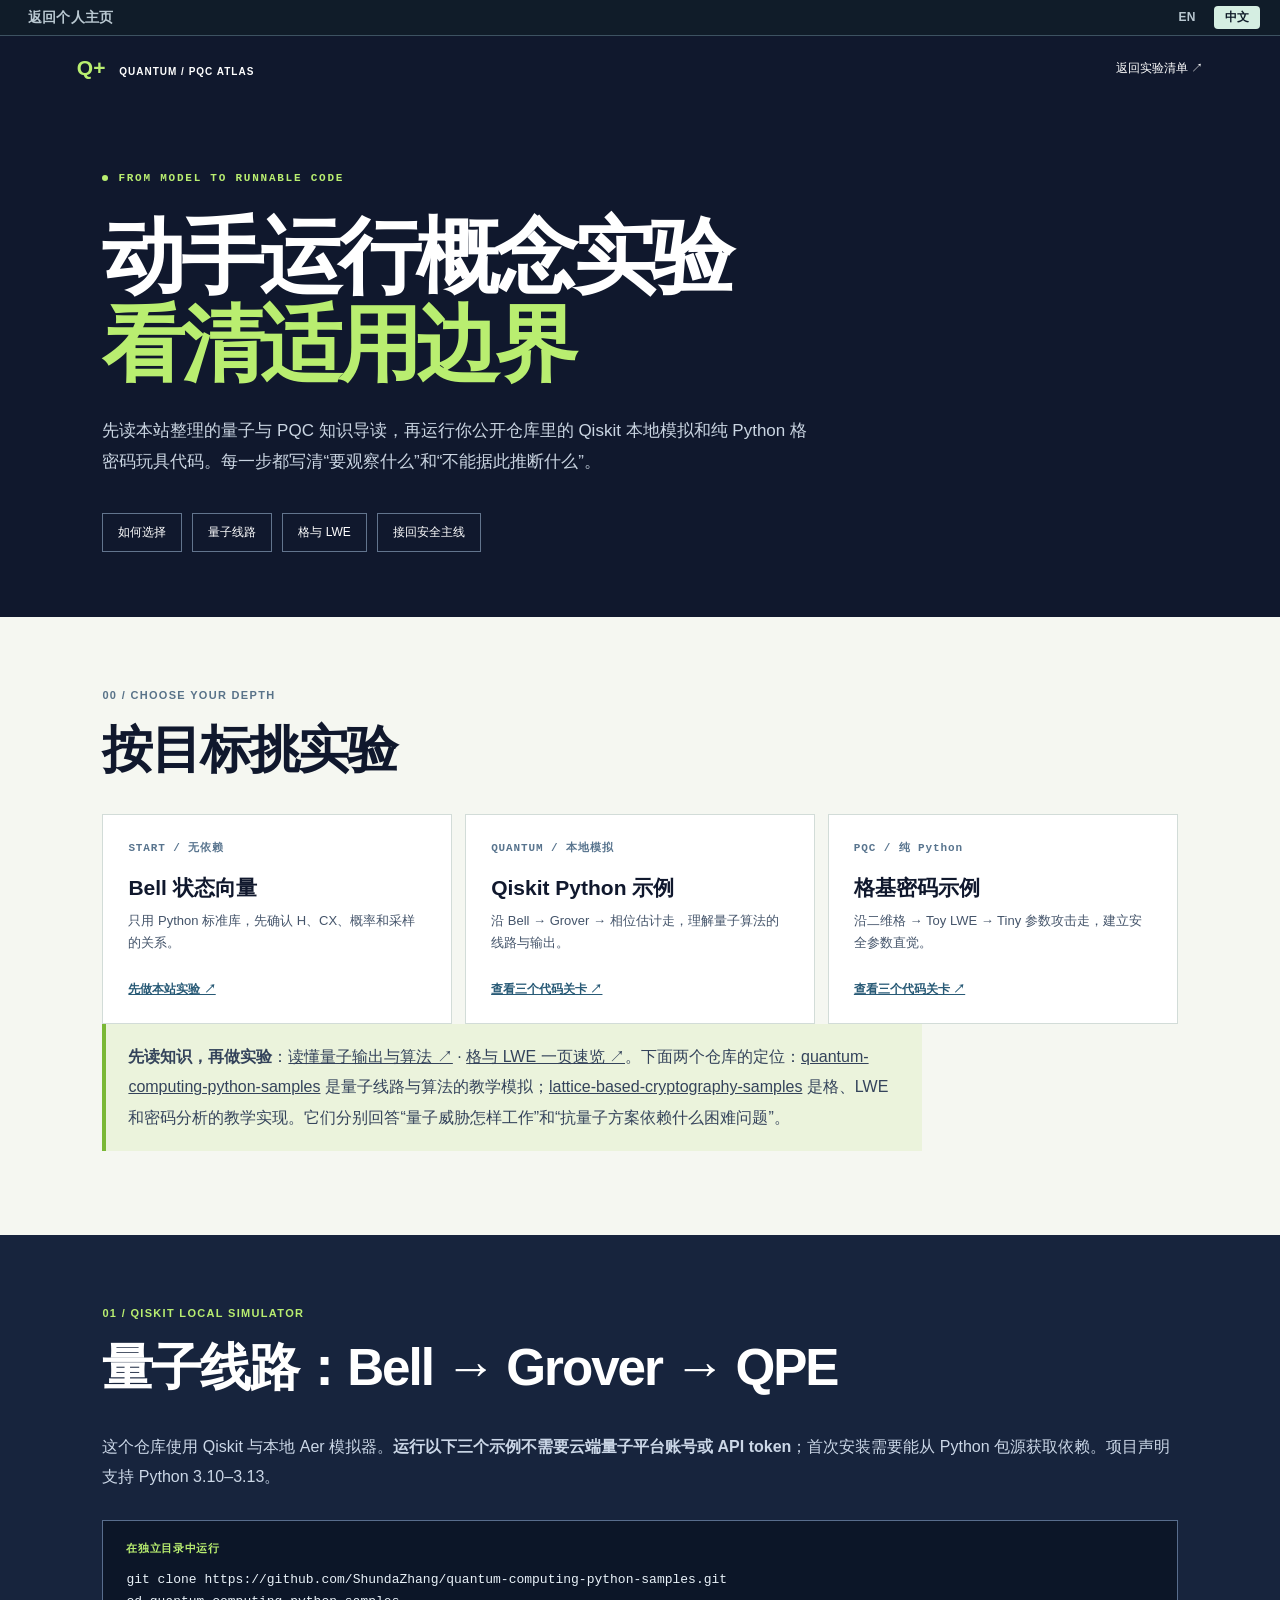
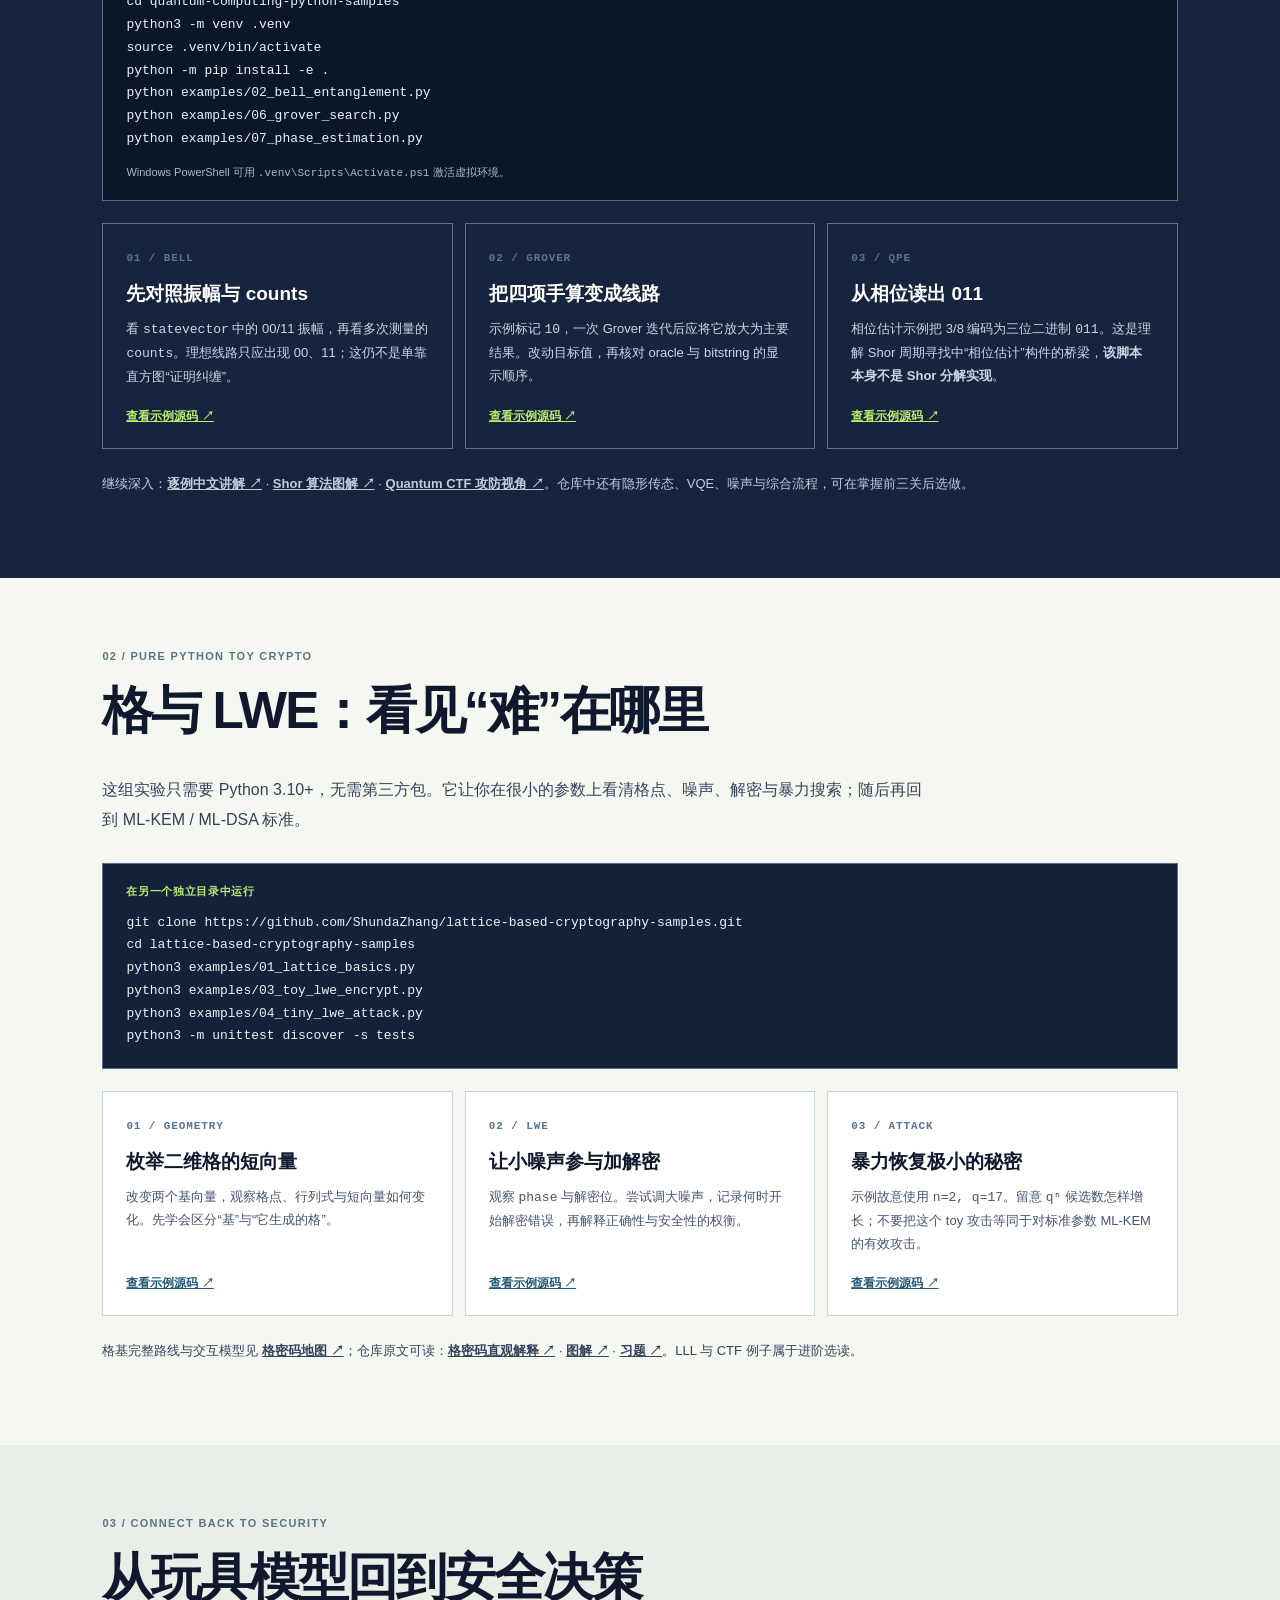
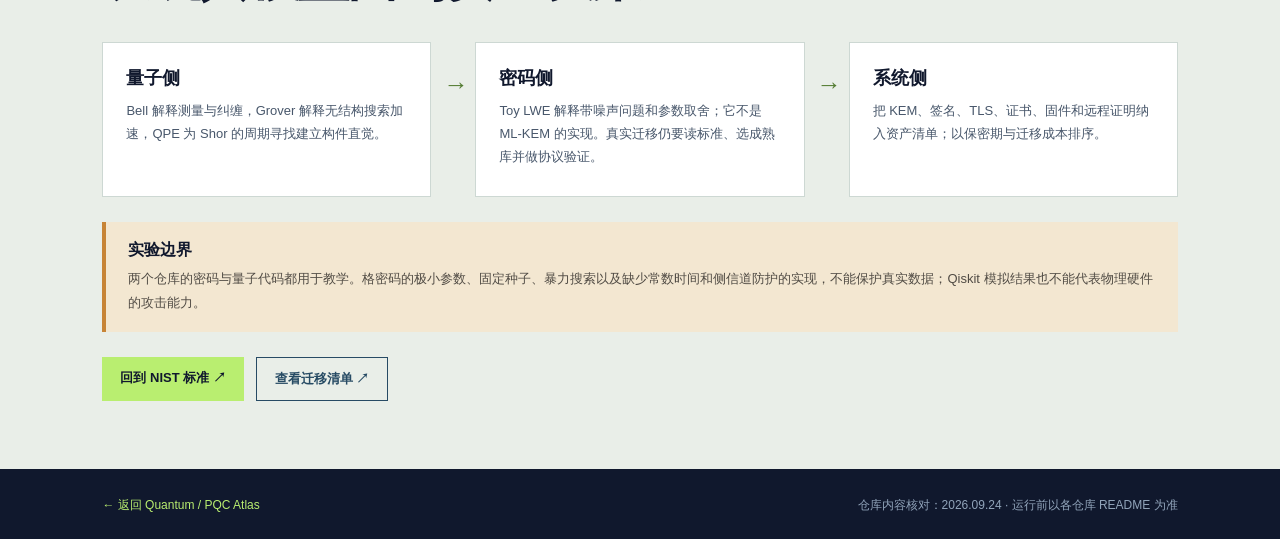
<file: code-labs.zh.html>
<!DOCTYPE html>

<html lang="zh-CN">
<head>
<meta charset="utf-8"/>
<meta content="width=device-width, initial-scale=1" name="viewport"/>
<meta content="#10182d" name="theme-color"/>
<meta content="把量子计算与格基密码学代码仓库编成可执行学习路径：Bell、Grover、相位估计、格、Toy LWE 与参数攻击。" name="description"/>
<title>代码实验路径 · Quantum / PQC Atlas</title>
<link href="style.css" rel="stylesheet"/>
<link href="guide.css" rel="stylesheet"/>
<link href="code-labs.css" rel="stylesheet"/>
<script src="language.js"></script><link rel="stylesheet" href="home-navigation.css"></head>
<body class="guide-page"><nav aria-label="站点导航与语言选择" id="atlas-langbar"><a class="atlas-home-link" href="https://shundazhang.github.io/index.zh.html">返回个人主页</a><a data-atlas-lang="en" href="code-labs.html">EN</a><a aria-current="page" data-atlas-lang="zh" href="code-labs.zh.html">中文</a></nav>
<a class="skip" href="#main">跳至正文</a>
<header class="guide-topbar"><a class="guide-brand" href="index.zh.html">Q+ <span>QUANTUM / PQC ATLAS</span></a><a href="index.zh.html#practice">返回实验清单 ↗</a></header>
<main id="main">
<section class="guide-hero"><span class="eyebrow"><i></i> FROM MODEL TO RUNNABLE CODE</span><h1>动手运行概念实验<br/><em>看清适用边界</em></h1><p>先读本站整理的量子与 PQC 知识导读，再运行你公开仓库里的 Qiskit 本地模拟和纯 Python 格密码玩具代码。每一步都写清“要观察什么”和“不能据此推断什么”。</p><nav aria-label="本页章节" class="guide-jumps"><a href="#map">如何选择</a><a href="#quantum-code">量子线路</a><a href="#lattice-code">格与 LWE</a><a href="#bridge">接回安全主线</a></nav></section>
<section class="guide-section" id="map"><div class="guide-heading"><span>00 / CHOOSE YOUR DEPTH</span><h2>按目标挑实验</h2></div><div class="code-map"><article><span>START / 无依赖</span><h3>Bell 状态向量</h3><p>只用 Python 标准库，先确认 H、CX、概率和采样的关系。</p><a href="quantum-guide.zh.html#bell">先做本站实验 ↗</a></article><article><span>QUANTUM / 本地模拟</span><h3>Qiskit Python 示例</h3><p>沿 Bell → Grover → 相位估计走，理解量子算法的线路与输出。</p><a href="#quantum-code">查看三个代码关卡 ↗</a></article><article><span>PQC / 纯 Python</span><h3>格基密码示例</h3><p>沿二维格 → Toy LWE → Tiny 参数攻击走，建立安全参数直觉。</p><a href="#lattice-code">查看三个代码关卡 ↗</a></article></div><p class="guide-callout"><b>先读知识，再做实验</b>：<a href="quantum-guide.zh.html#programming">读懂量子输出与算法 ↗</a> · <a href="quantum-guide.zh.html#lattice">格与 LWE 一页速览 ↗</a>。下面两个仓库的定位：<a href="https://github.com/ShundaZhang/quantum-computing-python-samples" rel="noopener noreferrer" target="_blank">quantum-computing-python-samples</a> 是量子线路与算法的教学模拟；<a href="https://github.com/ShundaZhang/lattice-based-cryptography-samples" rel="noopener noreferrer" target="_blank">lattice-based-cryptography-samples</a> 是格、LWE 和密码分析的教学实现。它们分别回答“量子威胁怎样工作”和“抗量子方案依赖什么困难问题”。</p></section>
<section class="guide-section guide-dark" id="quantum-code"><div class="guide-heading"><span>01 / QISKIT LOCAL SIMULATOR</span><h2>量子线路：Bell → Grover → QPE</h2></div><p>这个仓库使用 Qiskit 与本地 Aer 模拟器。<b>运行以下三个示例不需要云端量子平台账号或 API token</b>；首次安装需要能从 Python 包源获取依赖。项目声明支持 Python 3.10–3.13。</p><div class="code-command"><span>在独立目录中运行</span><pre><code>git clone https://github.com/ShundaZhang/quantum-computing-python-samples.git
cd quantum-computing-python-samples
python3 -m venv .venv
source .venv/bin/activate
python -m pip install -e .
python examples/02_bell_entanglement.py
python examples/06_grover_search.py
python examples/07_phase_estimation.py</code></pre><small>Windows PowerShell 可用 <code>.venv\Scripts\Activate.ps1</code> 激活虚拟环境。</small></div><div class="code-steps"><article><div><span>01 / BELL</span><h3>先对照振幅与 counts</h3><p>看 <code>statevector</code> 中的 00/11 振幅，再看多次测量的 <code>counts</code>。理想线路只应出现 00、11；这仍不是单靠直方图“证明纠缠”。</p></div><a href="https://github.com/ShundaZhang/quantum-computing-python-samples/blob/main/examples/02_bell_entanglement.py" rel="noopener noreferrer" target="_blank">查看示例源码 ↗</a></article><article><div><span>02 / GROVER</span><h3>把四项手算变成线路</h3><p>示例标记 <code>10</code>，一次 Grover 迭代后应将它放大为主要结果。改动目标值，再核对 oracle 与 bitstring 的显示顺序。</p></div><a href="https://github.com/ShundaZhang/quantum-computing-python-samples/blob/main/examples/06_grover_search.py" rel="noopener noreferrer" target="_blank">查看示例源码 ↗</a></article><article><div><span>03 / QPE</span><h3>从相位读出 011</h3><p>相位估计示例把 3/8 编码为三位二进制 <code>011</code>。这是理解 Shor 周期寻找中“相位估计”构件的桥梁，<b>该脚本本身不是 Shor 分解实现</b>。</p></div><a href="https://github.com/ShundaZhang/quantum-computing-python-samples/blob/main/examples/07_phase_estimation.py" rel="noopener noreferrer" target="_blank">查看示例源码 ↗</a></article></div><p class="code-more">继续深入：<a href="https://github.com/ShundaZhang/quantum-computing-python-samples/blob/main/docs/example_walkthrough_zh.md" rel="noopener noreferrer" target="_blank">逐例中文讲解 ↗</a> · <a href="https://github.com/ShundaZhang/quantum-computing-python-samples/blob/main/docs/shor_algorithm_zh.md" rel="noopener noreferrer" target="_blank">Shor 算法图解 ↗</a> · <a href="https://github.com/ShundaZhang/quantum-computing-python-samples/blob/main/docs/quantum_ctf_zh.md" rel="noopener noreferrer" target="_blank">Quantum CTF 攻防视角 ↗</a>。仓库中还有隐形传态、VQE、噪声与综合流程，可在掌握前三关后选做。</p></section>
<section class="guide-section" id="lattice-code"><div class="guide-heading"><span>02 / PURE PYTHON TOY CRYPTO</span><h2>格与 LWE：看见“难”在哪里</h2></div><p>这组实验只需要 Python 3.10+，无需第三方包。它让你在很小的参数上看清格点、噪声、解密与暴力搜索；随后再回到 ML-KEM / ML-DSA 标准。</p><div class="code-command light"><span>在另一个独立目录中运行</span><pre><code>git clone https://github.com/ShundaZhang/lattice-based-cryptography-samples.git
cd lattice-based-cryptography-samples
python3 examples/01_lattice_basics.py
python3 examples/03_toy_lwe_encrypt.py
python3 examples/04_tiny_lwe_attack.py
python3 -m unittest discover -s tests</code></pre></div><div class="code-steps light"><article><div><span>01 / GEOMETRY</span><h3>枚举二维格的短向量</h3><p>改变两个基向量，观察格点、行列式与短向量如何变化。先学会区分“基”与“它生成的格”。</p></div><a href="https://github.com/ShundaZhang/lattice-based-cryptography-samples/blob/main/examples/01_lattice_basics.py" rel="noopener noreferrer" target="_blank">查看示例源码 ↗</a></article><article><div><span>02 / LWE</span><h3>让小噪声参与加解密</h3><p>观察 <code>phase</code> 与解密位。尝试调大噪声，记录何时开始解密错误，再解释正确性与安全性的权衡。</p></div><a href="https://github.com/ShundaZhang/lattice-based-cryptography-samples/blob/main/examples/03_toy_lwe_encrypt.py" rel="noopener noreferrer" target="_blank">查看示例源码 ↗</a></article><article><div><span>03 / ATTACK</span><h3>暴力恢复极小的秘密</h3><p>示例故意使用 <code>n=2, q=17</code>。留意 <code>qⁿ</code> 候选数怎样增长；不要把这个 toy 攻击等同于对标准参数 ML-KEM 的有效攻击。</p></div><a href="https://github.com/ShundaZhang/lattice-based-cryptography-samples/blob/main/examples/04_tiny_lwe_attack.py" rel="noopener noreferrer" target="_blank">查看示例源码 ↗</a></article></div><p class="code-more">格基完整路线与交互模型见 <a href="https://shundazhang.github.io/lattice-crypto-atlas/" rel="noopener noreferrer" target="_blank">格密码地图 ↗</a>；仓库原文可读：<a href="https://github.com/ShundaZhang/lattice-based-cryptography-samples/blob/main/docs/intuitive-explanation.md" rel="noopener noreferrer" target="_blank">格密码直观解释 ↗</a> · <a href="https://github.com/ShundaZhang/lattice-based-cryptography-samples/blob/main/docs/visual-guide.md" rel="noopener noreferrer" target="_blank">图解 ↗</a> · <a href="https://github.com/ShundaZhang/lattice-based-cryptography-samples/blob/main/docs/exercises.md" rel="noopener noreferrer" target="_blank">习题 ↗</a>。LLL 与 CTF 例子属于进阶选读。</p></section>
<section class="guide-section guide-paper" id="bridge"><div class="guide-heading"><span>03 / CONNECT BACK TO SECURITY</span><h2>从玩具模型回到安全决策</h2></div><div class="code-bridge"><div><b>量子侧</b><p>Bell 解释测量与纠缠，Grover 解释无结构搜索加速，QPE 为 Shor 的周期寻找建立构件直觉。</p></div><span aria-hidden="true">→</span><div><b>密码侧</b><p>Toy LWE 解释带噪声问题和参数取舍；它不是 ML-KEM 的实现。真实迁移仍要读标准、选成熟库并做协议验证。</p></div><span aria-hidden="true">→</span><div><b>系统侧</b><p>把 KEM、签名、TLS、证书、固件和远程证明纳入资产清单；以保密期与迁移成本排序。</p></div></div><div class="code-warning"><strong>实验边界</strong><p>两个仓库的密码与量子代码都用于教学。格密码的极小参数、固定种子、暴力搜索以及缺少常数时间和侧信道防护的实现，不能保护真实数据；Qiskit 模拟结果也不能代表物理硬件的攻击能力。</p></div><div class="guide-actions"><a class="guide-button" href="index.zh.html#standards">回到 NIST 标准 ↗</a><a class="guide-button ghost" href="index.zh.html#migration">查看迁移清单 ↗</a></div></section>
</main>
<footer class="guide-footer"><a href="index.zh.html">← 返回 Quantum / PQC Atlas</a><span>仓库内容核对：2026.09.24 · 运行前以各仓库 README 为准</span></footer>
</body>
</html>
</file>
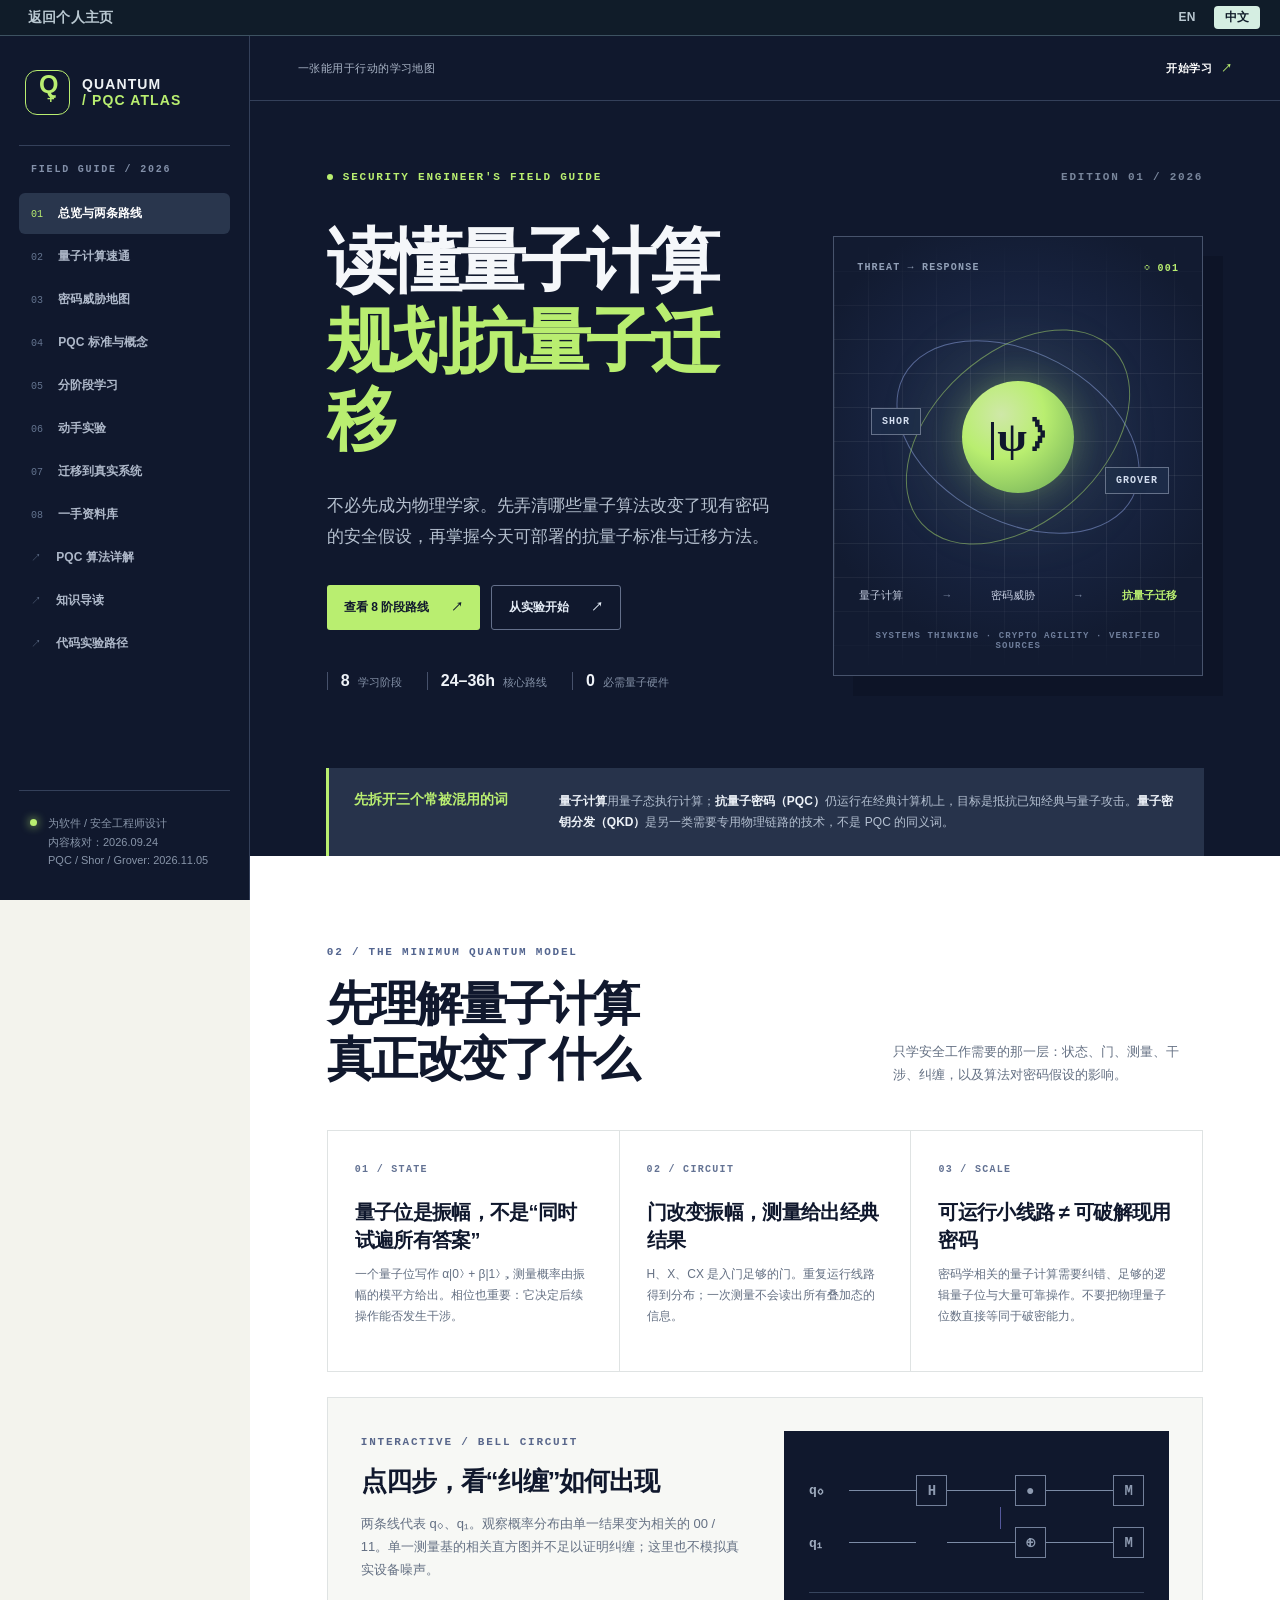
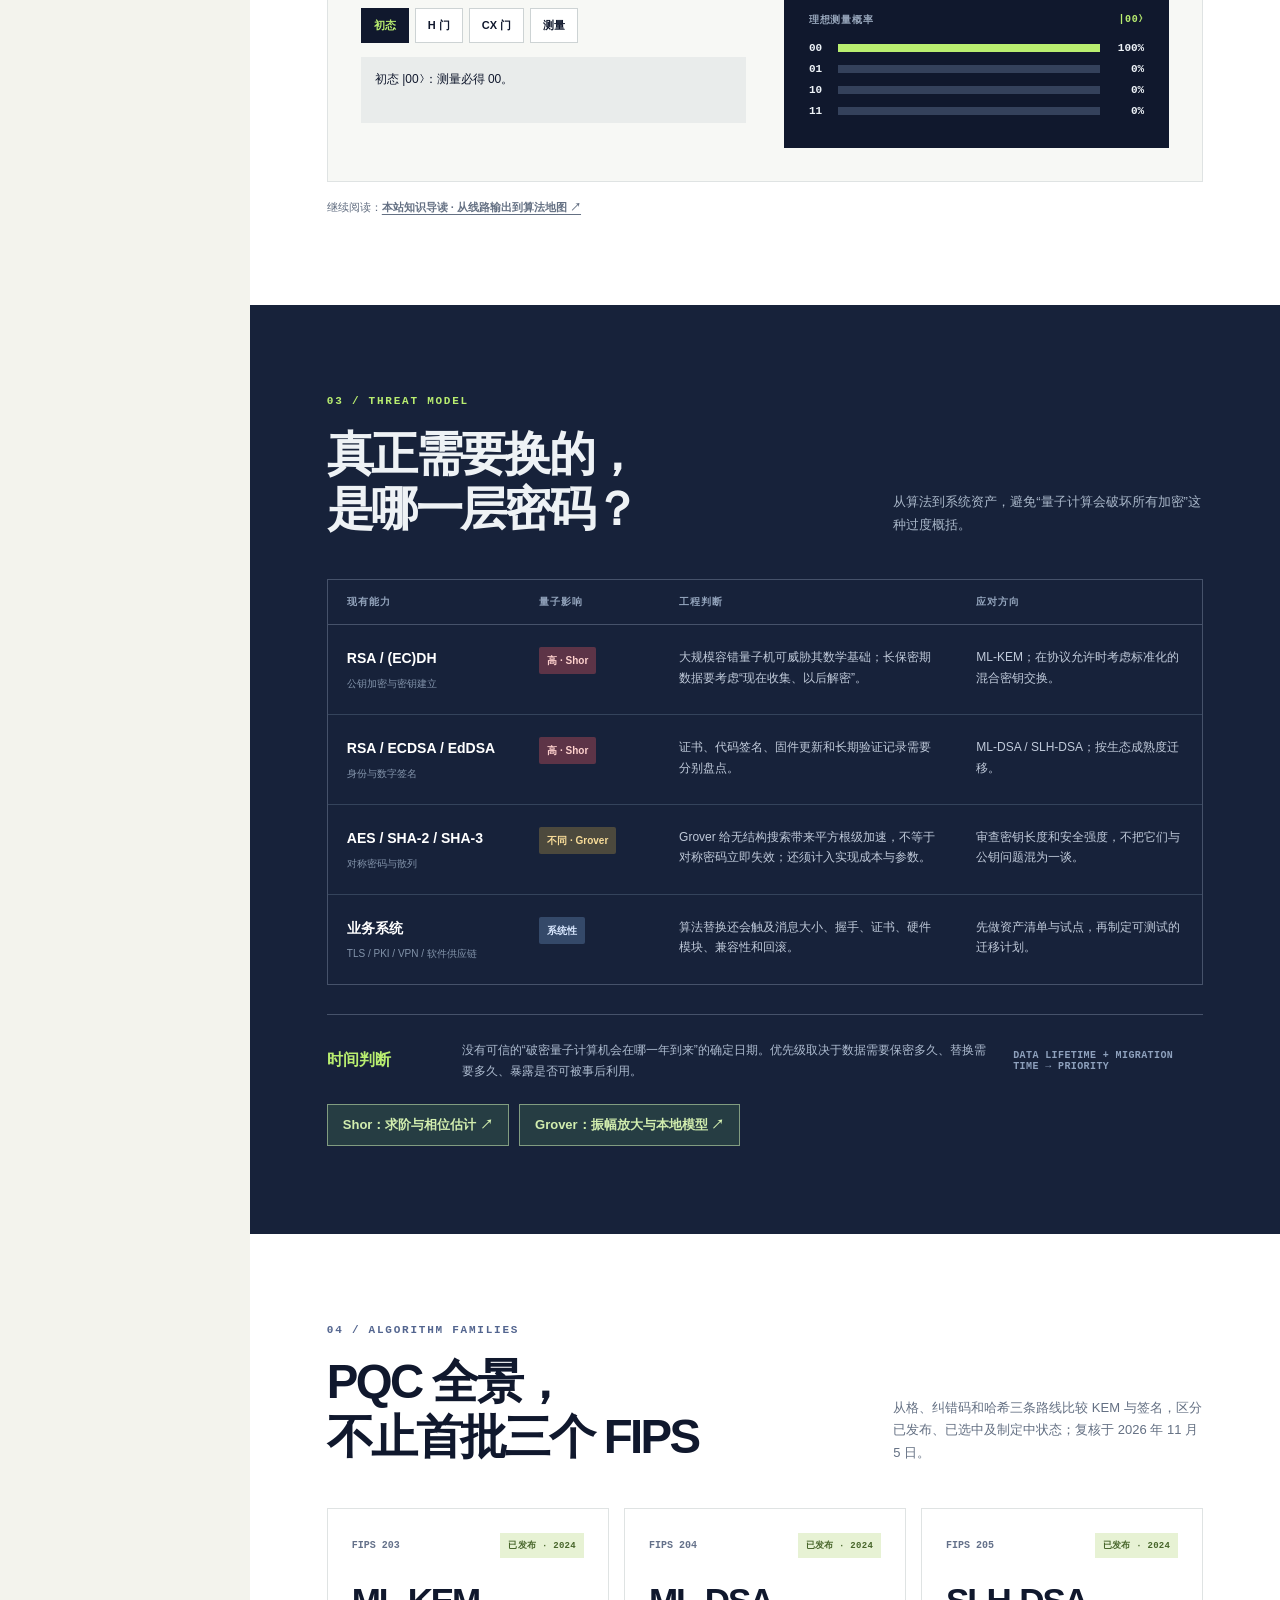
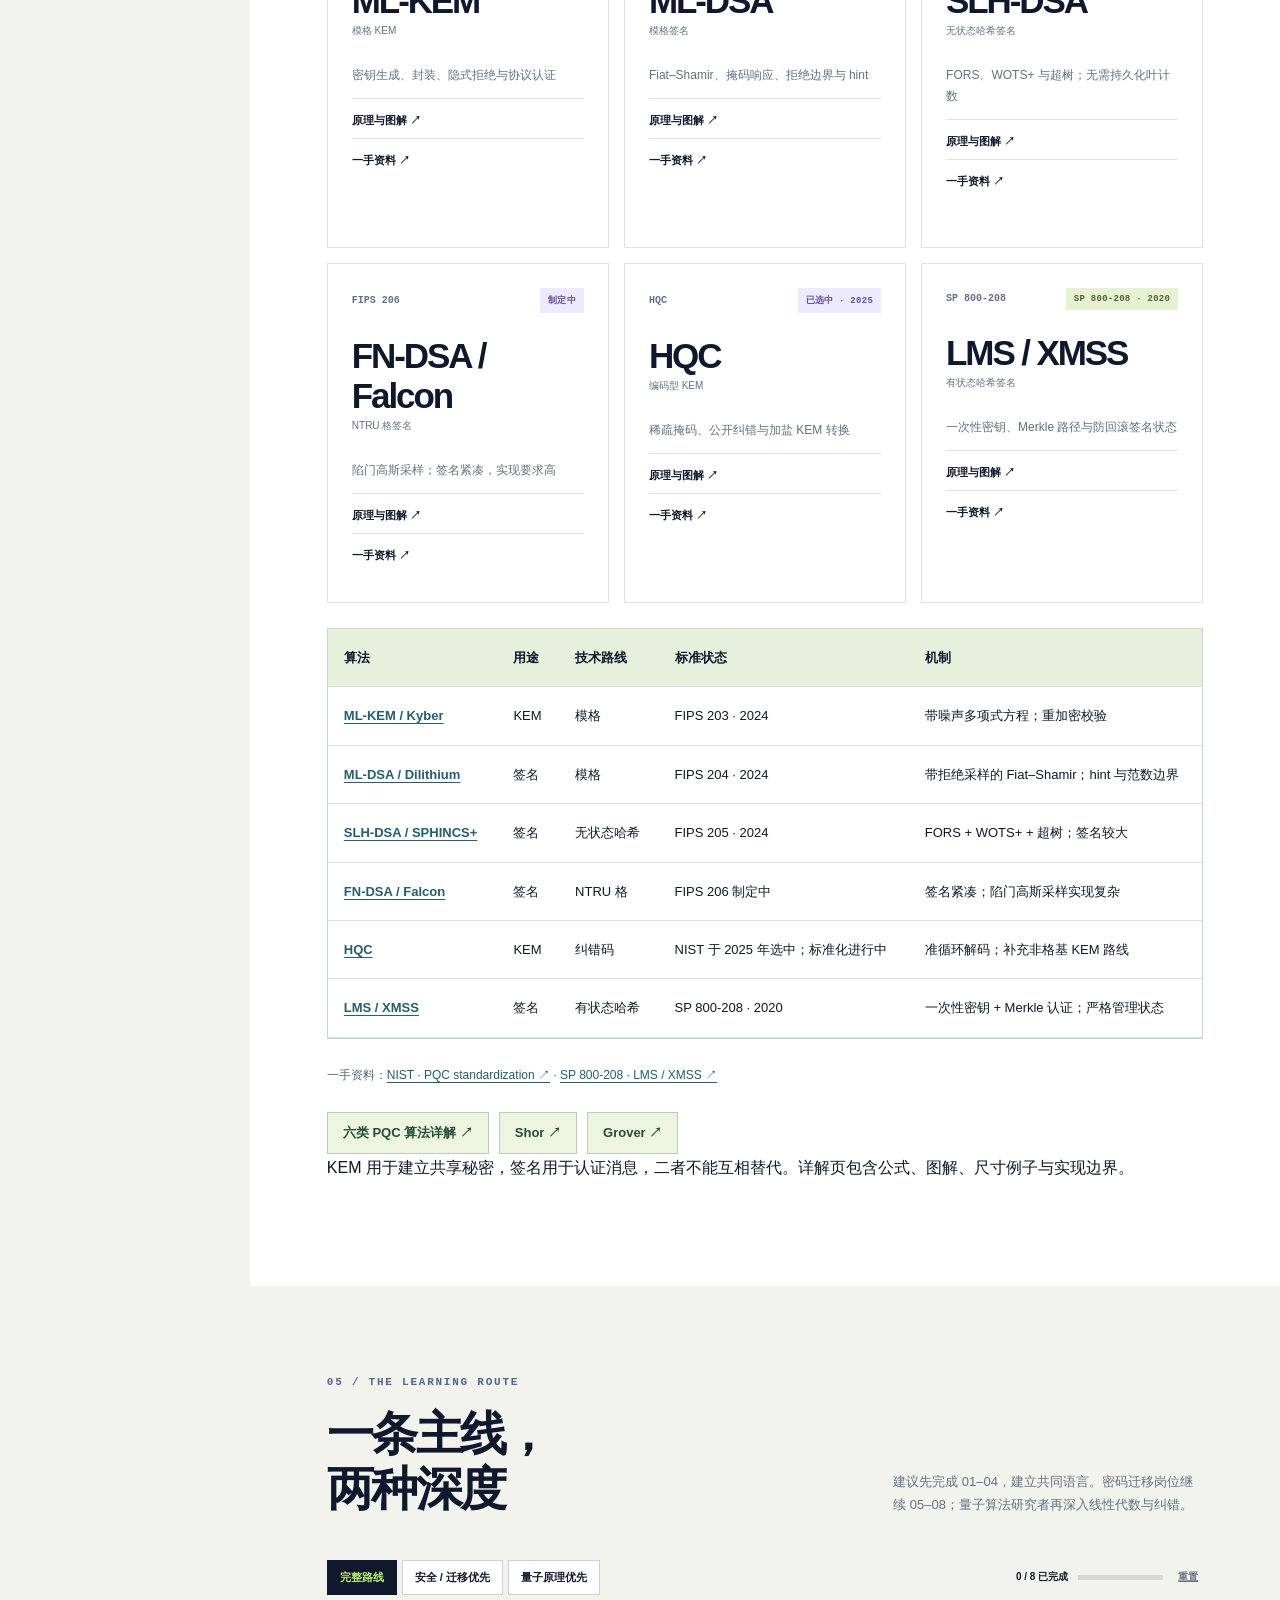
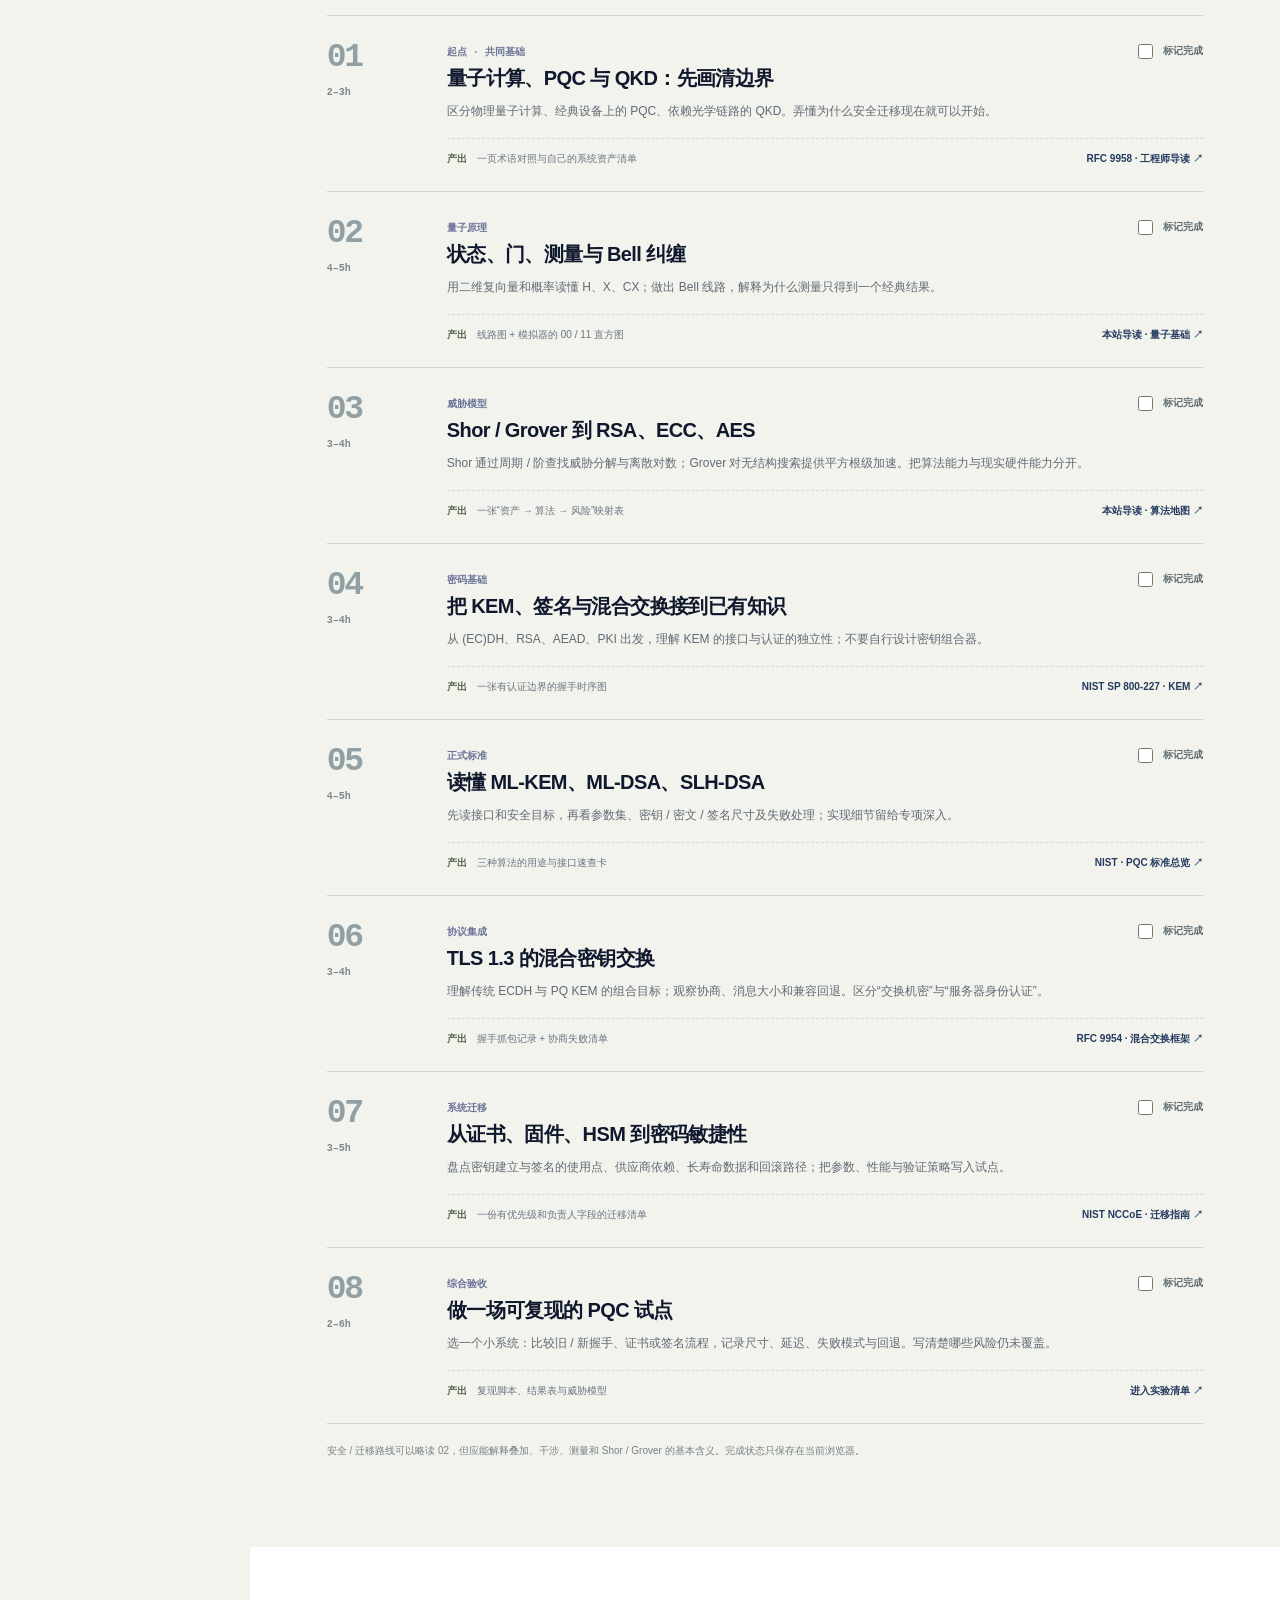
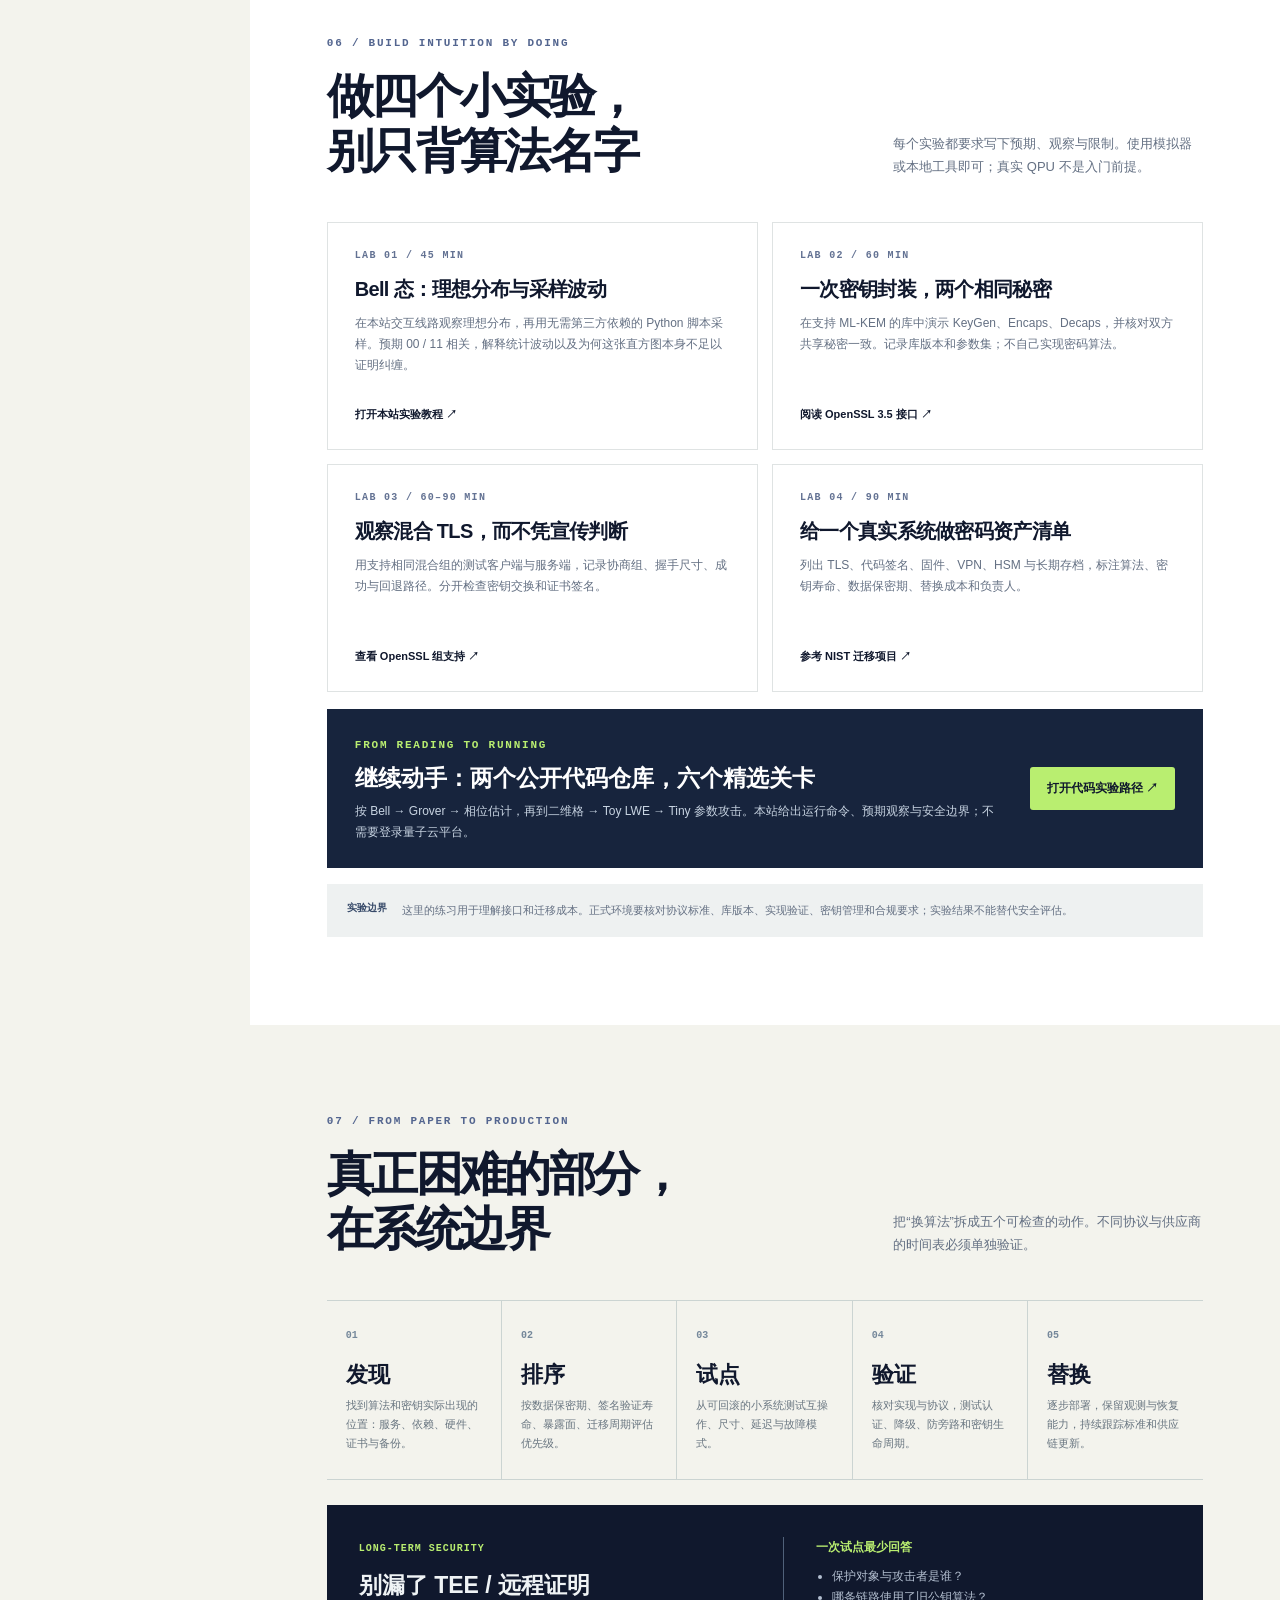
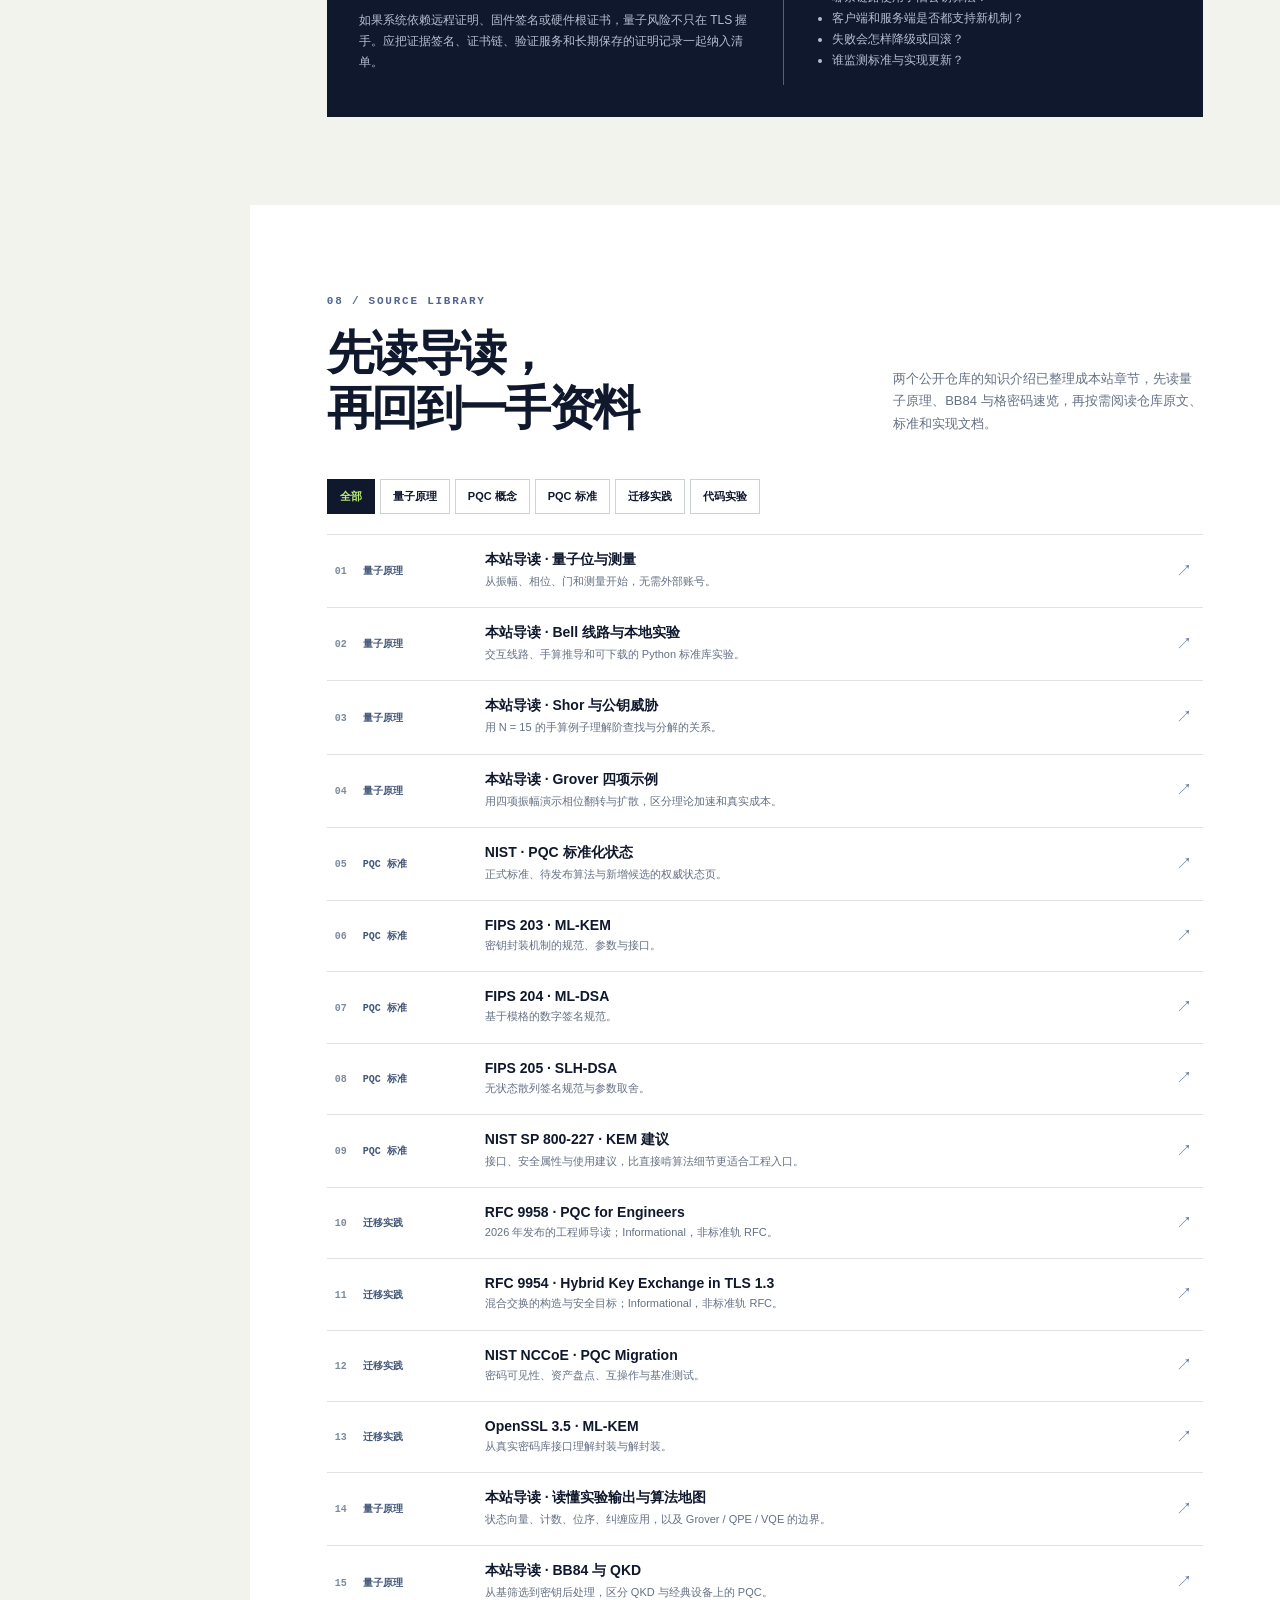
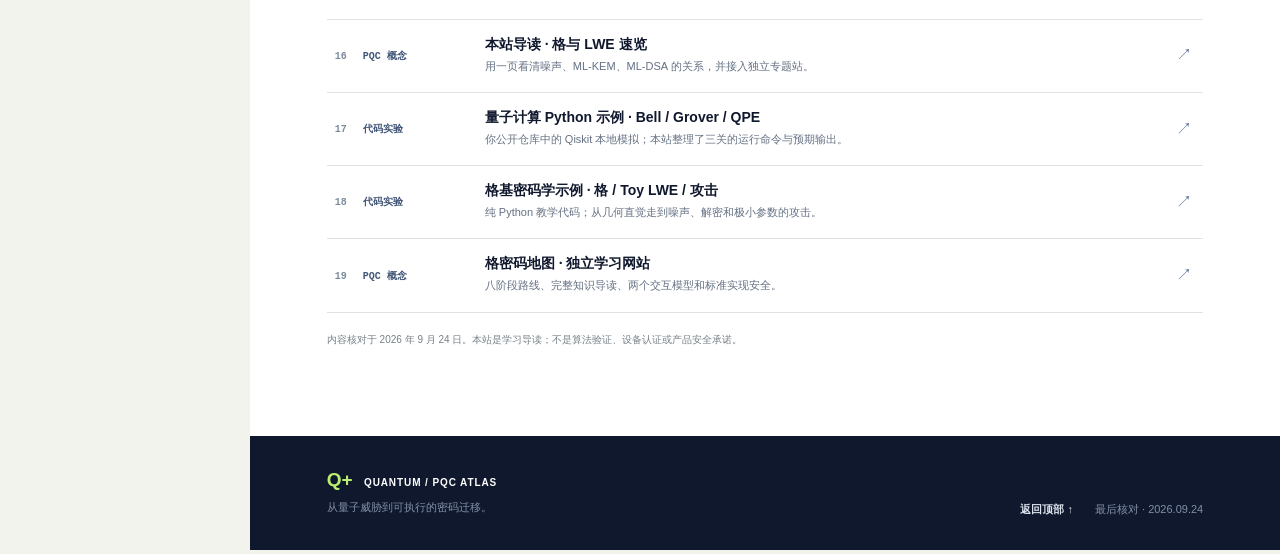
<file: index.zh.html>
<!DOCTYPE html>

<html lang="zh-CN">
<head>
<meta charset="utf-8"/>
<meta content="width=device-width, initial-scale=1" name="viewport"/>
<meta content="#10182d" name="theme-color"/>
<meta content="面向软件与安全工程师的量子计算和抗量子密码学习地图：从量子线路与 Shor/Grover，到 NIST 标准、TLS 混合密钥交换和密码迁移。" name="description"/>
<title>Quantum / PQC Atlas · 从量子计算到抗量子迁移</title>
<link href="data:image/svg+xml,%3Csvg xmlns='http://www.w3.org/2000/svg' viewBox='0 0 40 40'%3E%3Crect width='40' height='40' rx='11' fill='%2310182d'/%3E%3Ccircle cx='20' cy='20' r='12' fill='none' stroke='%23b9ee70' stroke-width='2'/%3E%3Cpath d='M8 20h24M20 8v24' stroke='%23b9ee70' stroke-width='2'/%3E%3C/svg%3E" rel="icon"/>
<link href="style.css" rel="stylesheet"/>
<script defer="" src="app.js"></script>
<script src="language.js"></script><link rel="stylesheet" href="learning.css"/><link rel="stylesheet" href="home-navigation.css"></head>
<body><nav aria-label="站点导航与语言选择" id="atlas-langbar"><a class="atlas-home-link" href="https://shundazhang.github.io/index.zh.html">返回个人主页</a><a data-atlas-lang="en" href="index.html">EN</a><a aria-current="page" data-atlas-lang="zh" href="index.zh.html">中文</a></nav>
<a class="skip" href="#main">跳至正文</a>
<aside aria-label="网站导航" class="sidebar">
<a class="brand" href="#top"><span aria-hidden="true" class="brand-symbol">Q<span>+</span></span><span>QUANTUM<br/><b>/ PQC ATLAS</b></span></a>
<div class="side-eyebrow">FIELD GUIDE / 2026</div>
<nav aria-label="主导航" class="side-nav">
<a href="#map"><span>01</span> 总览与两条路线</a>
<a href="#quantum"><span>02</span> 量子计算速通</a>
<a href="#impact"><span>03</span> 密码威胁地图</a>
<a href="#standards"><span>04</span> PQC 标准与概念</a>
<a href="#route"><span>05</span> 分阶段学习</a>
<a href="#practice"><span>06</span> 动手实验</a>
<a href="#migration"><span>07</span> 迁移到真实系统</a>
<a href="#library"><span>08</span> 一手资料库</a>
<a href="pqc-algorithms.zh.html"><span>↗</span> PQC 算法详解</a>
<a href="quantum-guide.zh.html"><span>↗</span> 知识导读</a>
<a href="code-labs.zh.html"><span>↗</span> 代码实验路径</a>
</nav>
<div class="side-foot"><span class="dot"></span><span>为软件 / 安全工程师设计<br/>内容核对：2026.09.24<br/>PQC / Shor / Grover: 2026.11.05</span></div>
</aside>
<div class="site-shell" id="top">
<header class="topbar"><div class="mobile-brand">Q+ <span>QUANTUM / PQC ATLAS</span></div><span>一张能用于行动的学习地图</span><a href="#route">开始学习 <span aria-hidden="true">↗</span></a></header>
<main id="main">
<section class="hero section-pad" id="map">
<div class="hero-top"><span class="eyebrow"><i></i> SECURITY ENGINEER'S FIELD GUIDE</span><span class="edition">EDITION 01 / 2026</span></div>
<div class="hero-grid"><div><h1>读懂量子计算<br/><em>规划抗量子迁移</em></h1><p class="hero-lede">不必先成为物理学家。先弄清哪些量子算法改变了现有密码的安全假设，再掌握今天可部署的抗量子标准与迁移方法。</p><div class="hero-actions"><a class="button primary" href="#route">查看 8 阶段路线 <span>↗</span></a><a class="button secondary" href="#practice">从实验开始 <span>↗</span></a></div><div class="hero-facts"><span><b>8</b> 学习阶段</span><span><b>24–36h</b> 核心路线</span><span><b>0</b> 必需量子硬件</span></div></div>
<div aria-label="从量子线路经过算法威胁与密码标准，连接到真实系统迁移的示意图" class="hero-art" role="img"><div class="art-head">THREAT → RESPONSE <span>◌ 001</span></div><div class="art-orbit"><div class="orbit orbit-one"></div><div class="orbit orbit-two"></div><div class="orbit-core">|ψ⟩</div><span class="orbit-label left">SHOR</span><span class="orbit-label right">GROVER</span></div><div class="art-flow"><span>量子计算</span><span>→</span><span>密码威胁</span><span>→</span><strong>抗量子迁移</strong></div><div class="art-bottom">SYSTEMS THINKING · CRYPTO AGILITY · VERIFIED SOURCES</div></div></div>
<div class="hero-alert"><strong>先拆开三个常被混用的词</strong><p><b>量子计算</b>用量子态执行计算；<b>抗量子密码（PQC）</b>仍运行在经典计算机上，目标是抵抗已知经典与量子攻击。<b>量子密钥分发（QKD）</b>是另一类需要专用物理链路的技术，不是 PQC 的同义词。</p></div>
</section>
<section class="section-pad section-white" id="quantum">
<div class="section-head"><div><span class="section-kicker">02 / THE MINIMUM QUANTUM MODEL</span><h2>先理解量子计算<br/>真正改变了什么</h2></div><p>只学安全工作需要的那一层：状态、门、测量、干涉、纠缠，以及算法对密码假设的影响。</p></div>
<div class="concept-grid"><article class="concept"><span>01 / STATE</span><h3>量子位是振幅，不是“同时试遍所有答案”</h3><p>一个量子位写作 α|0⟩ + β|1⟩，测量概率由振幅的模平方给出。相位也重要：它决定后续操作能否发生干涉。</p></article><article class="concept"><span>02 / CIRCUIT</span><h3>门改变振幅，测量给出经典结果</h3><p>H、X、CX 是入门足够的门。重复运行线路得到分布；一次测量不会读出所有叠加态的信息。</p></article><article class="concept"><span>03 / SCALE</span><h3>可运行小线路 ≠ 可破解现用密码</h3><p>密码学相关的量子计算需要纠错、足够的逻辑量子位与大量可靠操作。不要把物理量子位数直接等同于破密能力。</p></article></div>
<div class="simulator"><div class="sim-copy"><span class="mini-label">INTERACTIVE / BELL CIRCUIT</span><h3>点四步，看“纠缠”如何出现</h3><p>两条线代表 q₀、q₁。观察概率分布由单一结果变为相关的 00 / 11。单一测量基的相关直方图并不足以证明纠缠；这里也不模拟真实设备噪声。</p><div aria-label="量子线路步骤" class="sim-controls" role="group"><button class="step-btn is-active" data-step="0" type="button">初态</button><button class="step-btn" data-step="1" type="button">H 门</button><button class="step-btn" data-step="2" type="button">CX 门</button><button class="step-btn" data-step="3" type="button">测量</button></div><p aria-live="polite" class="sim-explain" id="sim-explain">初态 |00⟩：测量必得 00。</p></div><div class="sim-board"><div class="circuit"><div class="wire"><span>q₀</span><div class="line"></div><b class="gate h" data-gate="1">H</b><div class="line"></div><b class="gate control" data-gate="2">●</b><div class="line"></div><b class="gate measure" data-gate="3">M</b></div><div class="wire"><span>q₁</span><div class="line"></div><div class="gate empty"></div><div class="line"></div><b class="gate target" data-gate="2">⊕</b><div class="line"></div><b class="gate measure" data-gate="3">M</b></div><div class="cnot-link"></div></div><div class="prob-head"><span>理想测量概率</span><span id="state-label">|00⟩</span></div><div class="prob-row"><span>00</span><div><i id="bar-00"></i></div><b id="val-00">100%</b></div><div class="prob-row"><span>01</span><div><i id="bar-01"></i></div><b id="val-01">0%</b></div><div class="prob-row"><span>10</span><div><i id="bar-10"></i></div><b id="val-10">0%</b></div><div class="prob-row"><span>11</span><div><i id="bar-11"></i></div><b id="val-11">0%</b></div></div></div>
<p class="footnote">继续阅读：<a href="quantum-guide.zh.html#programming">本站知识导读 · 从线路输出到算法地图 ↗</a></p>
</section>
<section class="section-pad section-ink" id="impact"><div class="section-head"><div><span class="section-kicker">03 / THREAT MODEL</span><h2>真正需要换的，<br/>是哪一层密码？</h2></div><p>从算法到系统资产，避免“量子计算会破坏所有加密”这种过度概括。</p></div>
<div class="impact-table-wrap"><table class="impact-table"><thead><tr><th>现有能力</th><th>量子影响</th><th>工程判断</th><th>应对方向</th></tr></thead><tbody><tr><td><strong>RSA / (EC)DH</strong><small>公钥加密与密钥建立</small></td><td><span class="risk high">高 · Shor</span></td><td>大规模容错量子机可威胁其数学基础；长保密期数据要考虑“现在收集、以后解密”。</td><td>ML-KEM；在协议允许时考虑标准化的混合密钥交换。</td></tr><tr><td><strong>RSA / ECDSA / EdDSA</strong><small>身份与数字签名</small></td><td><span class="risk high">高 · Shor</span></td><td>证书、代码签名、固件更新和长期验证记录需要分别盘点。</td><td>ML-DSA / SLH-DSA；按生态成熟度迁移。</td></tr><tr><td><strong>AES / SHA-2 / SHA-3</strong><small>对称密码与散列</small></td><td><span class="risk medium">不同 · Grover</span></td><td>Grover 给无结构搜索带来平方根级加速，不等于对称密码立即失效；还须计入实现成本与参数。</td><td>审查密钥长度和安全强度，不把它们与公钥问题混为一谈。</td></tr><tr><td><strong>业务系统</strong><small>TLS / PKI / VPN / 软件供应链</small></td><td><span class="risk system">系统性</span></td><td>算法替换还会触及消息大小、握手、证书、硬件模块、兼容性和回滚。</td><td>先做资产清单与试点，再制定可测试的迁移计划。</td></tr></tbody></table></div>
<div class="impact-note"><b>时间判断</b><p>没有可信的“破密量子计算机会在哪一年到来”的确定日期。优先级取决于数据需要保密多久、替换需要多久、暴露是否可被事后利用。</p><span>DATA LIFETIME + MIGRATION TIME → PRIORITY</span></div>
<!-- ALGORITHM DETAIL SHORTCUTS --><div class="algorithm-quicklinks"><a href="quantum-guide.zh.html#shor">Shor：求阶与相位估计 ↗</a><a href="quantum-guide.zh.html#grover">Grover：振幅放大与本地模型 ↗</a></div></section>
<section class="section-pad section-white" id="standards"><div class="section-head"><div><span class="section-kicker">04 / ALGORITHM FAMILIES</span><h2>PQC 全景，<br>不止首批三个 FIPS</h2></div><p>从格、纠错码和哈希三条路线比较 KEM 与签名，区分已发布、已选中及制定中状态；复核于 2026 年 11 月 5 日。</p></div><div class="standard-grid"><article class="standard-card"><div class="standard-top"><span>FIPS 203</span><span class="badge ratified">已发布 · 2024</span></div><h3>ML-KEM</h3><p class="standard-full">模格 KEM</p><p>密钥生成、封装、隐式拒绝与协议认证</p><a href="pqc-algorithms.zh.html#ml-kem">原理与图解 ↗</a><a href="https://csrc.nist.gov/pubs/fips/203/final" target="_blank" rel="noopener noreferrer">一手资料 ↗</a></article><article class="standard-card"><div class="standard-top"><span>FIPS 204</span><span class="badge ratified">已发布 · 2024</span></div><h3>ML-DSA</h3><p class="standard-full">模格签名</p><p>Fiat–Shamir、掩码响应、拒绝边界与 hint</p><a href="pqc-algorithms.zh.html#ml-dsa">原理与图解 ↗</a><a href="https://csrc.nist.gov/pubs/fips/204/final" target="_blank" rel="noopener noreferrer">一手资料 ↗</a></article><article class="standard-card"><div class="standard-top"><span>FIPS 205</span><span class="badge ratified">已发布 · 2024</span></div><h3>SLH-DSA</h3><p class="standard-full">无状态哈希签名</p><p>FORS、WOTS+ 与超树；无需持久化叶计数</p><a href="pqc-algorithms.zh.html#slh-dsa">原理与图解 ↗</a><a href="https://csrc.nist.gov/pubs/fips/205/final" target="_blank" rel="noopener noreferrer">一手资料 ↗</a></article><article class="standard-card"><div class="standard-top"><span>FIPS 206</span><span class="badge work">制定中</span></div><h3>FN-DSA / Falcon</h3><p class="standard-full">NTRU 格签名</p><p>陷门高斯采样；签名紧凑，实现要求高</p><a href="pqc-algorithms.zh.html#fn-dsa">原理与图解 ↗</a><a href="https://csrc.nist.gov/presentations/2025/fips-206-fn-dsa-falcon" target="_blank" rel="noopener noreferrer">一手资料 ↗</a></article><article class="standard-card"><div class="standard-top"><span>HQC</span><span class="badge work">已选中 · 2025</span></div><h3>HQC</h3><p class="standard-full">编码型 KEM</p><p>稀疏掩码、公开纠错与加盐 KEM 转换</p><a href="pqc-algorithms.zh.html#hqc">原理与图解 ↗</a><a href="https://pqc-hqc.org/doc/hqc_specifications_2026_10_12.pdf" target="_blank" rel="noopener noreferrer">一手资料 ↗</a></article><article class="standard-card"><div class="standard-top"><span>SP 800-208</span><span class="badge ratified">SP 800-208 · 2020</span></div><h3>LMS / XMSS</h3><p class="standard-full">有状态哈希签名</p><p>一次性密钥、Merkle 路径与防回滚签名状态</p><a href="pqc-algorithms.zh.html#stateful">原理与图解 ↗</a><a href="https://csrc.nist.gov/pubs/sp/800/208/final" target="_blank" rel="noopener noreferrer">一手资料 ↗</a></article></div><div class="algorithm-standard-table"><div class="algorithm-table-wrap" tabindex="0"><table class="algorithm-table"><thead><tr><th scope="col">算法</th><th scope="col">用途</th><th scope="col">技术路线</th><th scope="col">标准状态</th><th scope="col">机制</th></tr></thead><tbody><tr><th scope="row"><a href="pqc-algorithms.zh.html#ml-kem">ML-KEM / Kyber</a></th><td>KEM</td><td>模格</td><td>FIPS 203 · 2024</td><td>带噪声多项式方程；重加密校验</td></tr><tr><th scope="row"><a href="pqc-algorithms.zh.html#ml-dsa">ML-DSA / Dilithium</a></th><td>签名</td><td>模格</td><td>FIPS 204 · 2024</td><td>带拒绝采样的 Fiat–Shamir；hint 与范数边界</td></tr><tr><th scope="row"><a href="pqc-algorithms.zh.html#slh-dsa">SLH-DSA / SPHINCS+</a></th><td>签名</td><td>无状态哈希</td><td>FIPS 205 · 2024</td><td>FORS + WOTS+ + 超树；签名较大</td></tr><tr><th scope="row"><a href="pqc-algorithms.zh.html#fn-dsa">FN-DSA / Falcon</a></th><td>签名</td><td>NTRU 格</td><td>FIPS 206 制定中</td><td>签名紧凑；陷门高斯采样实现复杂</td></tr><tr><th scope="row"><a href="pqc-algorithms.zh.html#hqc">HQC</a></th><td>KEM</td><td>纠错码</td><td>NIST 于 2025 年选中；标准化进行中</td><td>准循环解码；补充非格基 KEM 路线</td></tr><tr><th scope="row"><a href="pqc-algorithms.zh.html#stateful">LMS / XMSS</a></th><td>签名</td><td>有状态哈希</td><td>SP 800-208 · 2020</td><td>一次性密钥 + Merkle 认证；严格管理状态</td></tr></tbody></table></div></div><p class="algorithm-references">一手资料：<a href="https://csrc.nist.gov/projects/post-quantum-cryptography/post-quantum-cryptography-standardization" target="_blank" rel="noopener noreferrer">NIST · PQC standardization ↗</a> · <a href="https://csrc.nist.gov/pubs/sp/800/208/final" target="_blank" rel="noopener noreferrer">SP 800-208 · LMS / XMSS ↗</a></p><div class="algorithm-quicklinks"><a href="pqc-algorithms.zh.html">六类 PQC 算法详解 ↗</a><a href="quantum-guide.zh.html#shor">Shor ↗</a><a href="quantum-guide.zh.html#grover">Grover ↗</a></div><p>KEM 用于建立共享秘密，签名用于认证消息，二者不能互相替代。详解页包含公式、图解、尺寸例子与实现边界。</p></section>
<section class="section-pad section-paper" id="route"><div class="section-head"><div><span class="section-kicker">05 / THE LEARNING ROUTE</span><h2>一条主线，<br/>两种深度</h2></div><p>建议先完成 01–04，建立共同语言。密码迁移岗位继续 05–08；量子算法研究者再深入线性代数与纠错。</p></div>
<div class="route-toolbar"><div aria-label="学习路线筛选" class="track-tabs" role="group"><button class="track active" data-track="all" type="button">完整路线</button><button class="track" data-track="pqc" type="button">安全 / 迁移优先</button><button class="track" data-track="quantum" type="button">量子原理优先</button></div><div class="progress-box"><span id="progress-text">0 / 8 已完成</span><div class="progress-rail"><i id="progress-bar"></i></div><button aria-label="清除学习进度" id="reset-progress" type="button">重置</button></div></div>
<div class="stage-list">
<article class="stage" data-track="quantum pqc" id="stage-1"><div class="stage-index">01<span>2–3h</span></div><div class="stage-main"><div class="stage-title"><div><span class="stage-tag">起点 · 共同基础</span><h3>量子计算、PQC 与 QKD：先画清边界</h3></div><label class="done"><input data-progress="1" type="checkbox"/><span>标记完成</span></label></div><p>区分物理量子计算、经典设备上的 PQC、依赖光学链路的 QKD。弄懂为什么安全迁移现在就可以开始。</p><div class="stage-bottom"><span><b>产出</b> 一页术语对照与自己的系统资产清单</span><a href="https://www.rfc-editor.org/rfc/rfc9958.html" rel="noopener noreferrer" target="_blank">RFC 9958 · 工程师导读 ↗</a></div></div></article>
<article class="stage" data-track="quantum" id="stage-2"><div class="stage-index">02<span>4–5h</span></div><div class="stage-main"><div class="stage-title"><div><span class="stage-tag">量子原理</span><h3>状态、门、测量与 Bell 纠缠</h3></div><label class="done"><input data-progress="2" type="checkbox"/><span>标记完成</span></label></div><p>用二维复向量和概率读懂 H、X、CX；做出 Bell 线路，解释为什么测量只得到一个经典结果。</p><div class="stage-bottom"><span><b>产出</b> 线路图 + 模拟器的 00 / 11 直方图</span><a href="quantum-guide.zh.html#basics">本站导读 · 量子基础 ↗</a></div></div></article>
<article class="stage" data-track="quantum pqc" id="stage-3"><div class="stage-index">03<span>3–4h</span></div><div class="stage-main"><div class="stage-title"><div><span class="stage-tag">威胁模型</span><h3>Shor / Grover 到 RSA、ECC、AES</h3></div><label class="done"><input data-progress="3" type="checkbox"/><span>标记完成</span></label></div><p>Shor 通过周期 / 阶查找威胁分解与离散对数；Grover 对无结构搜索提供平方根级加速。把算法能力与现实硬件能力分开。</p><div class="stage-bottom"><span><b>产出</b> 一张“资产 → 算法 → 风险”映射表</span><a href="quantum-guide.zh.html#algorithms">本站导读 · 算法地图 ↗</a></div></div></article>
<article class="stage" data-track="quantum pqc" id="stage-4"><div class="stage-index">04<span>3–4h</span></div><div class="stage-main"><div class="stage-title"><div><span class="stage-tag">密码基础</span><h3>把 KEM、签名与混合交换接到已有知识</h3></div><label class="done"><input data-progress="4" type="checkbox"/><span>标记完成</span></label></div><p>从 (EC)DH、RSA、AEAD、PKI 出发，理解 KEM 的接口与认证的独立性；不要自行设计密钥组合器。</p><div class="stage-bottom"><span><b>产出</b> 一张有认证边界的握手时序图</span><a href="https://csrc.nist.gov/pubs/sp/800/227/final" rel="noopener noreferrer" target="_blank">NIST SP 800-227 · KEM ↗</a></div></div></article>
<article class="stage" data-track="pqc" id="stage-5"><div class="stage-index">05<span>4–5h</span></div><div class="stage-main"><div class="stage-title"><div><span class="stage-tag">正式标准</span><h3>读懂 ML-KEM、ML-DSA、SLH-DSA</h3></div><label class="done"><input data-progress="5" type="checkbox"/><span>标记完成</span></label></div><p>先读接口和安全目标，再看参数集、密钥 / 密文 / 签名尺寸及失败处理；实现细节留给专项深入。</p><div class="stage-bottom"><span><b>产出</b> 三种算法的用途与接口速查卡</span><a href="https://csrc.nist.gov/projects/post-quantum-cryptography" rel="noopener noreferrer" target="_blank">NIST · PQC 标准总览 ↗</a></div></div></article>
<article class="stage" data-track="pqc" id="stage-6"><div class="stage-index">06<span>3–4h</span></div><div class="stage-main"><div class="stage-title"><div><span class="stage-tag">协议集成</span><h3>TLS 1.3 的混合密钥交换</h3></div><label class="done"><input data-progress="6" type="checkbox"/><span>标记完成</span></label></div><p>理解传统 ECDH 与 PQ KEM 的组合目标；观察协商、消息大小和兼容回退。区分“交换机密”与“服务器身份认证”。</p><div class="stage-bottom"><span><b>产出</b> 握手抓包记录 + 协商失败清单</span><a href="https://www.rfc-editor.org/rfc/rfc9954.html" rel="noopener noreferrer" target="_blank">RFC 9954 · 混合交换框架 ↗</a></div></div></article>
<article class="stage" data-track="pqc" id="stage-7"><div class="stage-index">07<span>3–5h</span></div><div class="stage-main"><div class="stage-title"><div><span class="stage-tag">系统迁移</span><h3>从证书、固件、HSM 到密码敏捷性</h3></div><label class="done"><input data-progress="7" type="checkbox"/><span>标记完成</span></label></div><p>盘点密钥建立与签名的使用点、供应商依赖、长寿命数据和回滚路径；把参数、性能与验证策略写入试点。</p><div class="stage-bottom"><span><b>产出</b> 一份有优先级和负责人字段的迁移清单</span><a href="https://pages.nist.gov/nccoe-migration-post-quantum-cryptography/" rel="noopener noreferrer" target="_blank">NIST NCCoE · 迁移指南 ↗</a></div></div></article>
<article class="stage" data-track="pqc quantum" id="stage-8"><div class="stage-index">08<span>2–6h</span></div><div class="stage-main"><div class="stage-title"><div><span class="stage-tag">综合验收</span><h3>做一场可复现的 PQC 试点</h3></div><label class="done"><input data-progress="8" type="checkbox"/><span>标记完成</span></label></div><p>选一个小系统：比较旧 / 新握手、证书或签名流程，记录尺寸、延迟、失败模式与回退。写清楚哪些风险仍未覆盖。</p><div class="stage-bottom"><span><b>产出</b> 复现脚本、结果表与威胁模型</span><a href="#practice">进入实验清单 ↗</a></div></div></article>
</div><p class="route-note">安全 / 迁移路线可以略读 02，但应能解释叠加、干涉、测量和 Shor / Grover 的基本含义。完成状态只保存在当前浏览器。</p>
</section>
<section class="section-pad section-white" id="practice"><div class="section-head"><div><span class="section-kicker">06 / BUILD INTUITION BY DOING</span><h2>做四个小实验，<br/>别只背算法名字</h2></div><p>每个实验都要求写下预期、观察与限制。使用模拟器或本地工具即可；真实 QPU 不是入门前提。</p></div><div class="lab-grid"><article class="lab-card"><span>LAB 01 / 45 MIN</span><h3>Bell 态：理想分布与采样波动</h3><p>在本站交互线路观察理想分布，再用无需第三方依赖的 Python 脚本采样。预期 00 / 11 相关，解释统计波动以及为何这张直方图本身不足以证明纠缠。</p><a href="quantum-guide.zh.html#bell">打开本站实验教程 ↗</a></article><article class="lab-card"><span>LAB 02 / 60 MIN</span><h3>一次密钥封装，两个相同秘密</h3><p>在支持 ML-KEM 的库中演示 KeyGen、Encaps、Decaps，并核对双方共享秘密一致。记录库版本和参数集；不自己实现密码算法。</p><a href="https://docs.openssl.org/3.5/man7/EVP_KEM-ML-KEM/" rel="noopener noreferrer" target="_blank">阅读 OpenSSL 3.5 接口 ↗</a></article><article class="lab-card"><span>LAB 03 / 60–90 MIN</span><h3>观察混合 TLS，而不凭宣传判断</h3><p>用支持相同混合组的测试客户端与服务端，记录协商组、握手尺寸、成功与回退路径。分开检查密钥交换和证书签名。</p><a href="https://docs.openssl.org/3.5/man3/SSL_CONF_cmd/" rel="noopener noreferrer" target="_blank">查看 OpenSSL 组支持 ↗</a></article><article class="lab-card"><span>LAB 04 / 90 MIN</span><h3>给一个真实系统做密码资产清单</h3><p>列出 TLS、代码签名、固件、VPN、HSM 与长期存档，标注算法、密钥寿命、数据保密期、替换成本和负责人。</p><a href="https://pages.nist.gov/nccoe-migration-post-quantum-cryptography/" rel="noopener noreferrer" target="_blank">参考 NIST 迁移项目 ↗</a></article></div><div class="code-teaser"><div><span class="mini-label">FROM READING TO RUNNING</span><h3>继续动手：两个公开代码仓库，六个精选关卡</h3><p>按 Bell → Grover → 相位估计，再到二维格 → Toy LWE → Tiny 参数攻击。本站给出运行命令、预期观察与安全边界；不需要登录量子云平台。</p></div><a class="button primary" href="code-labs.zh.html">打开代码实验路径 ↗</a></div><div class="lab-caution"><span>实验边界</span><p>这里的练习用于理解接口和迁移成本。正式环境要核对协议标准、库版本、实现验证、密钥管理和合规要求；实验结果不能替代安全评估。</p></div></section>
<section class="section-pad section-paper" id="migration"><div class="section-head"><div><span class="section-kicker">07 / FROM PAPER TO PRODUCTION</span><h2>真正困难的部分，<br/>在系统边界</h2></div><p>把“换算法”拆成五个可检查的动作。不同协议与供应商的时间表必须单独验证。</p></div><div class="migration-grid"><div class="migration-line"><span>01</span><h3>发现</h3><p>找到算法和密钥实际出现的位置：服务、依赖、硬件、证书与备份。</p></div><div class="migration-line"><span>02</span><h3>排序</h3><p>按数据保密期、签名验证寿命、暴露面、迁移周期评估优先级。</p></div><div class="migration-line"><span>03</span><h3>试点</h3><p>从可回滚的小系统测试互操作、尺寸、延迟与故障模式。</p></div><div class="migration-line"><span>04</span><h3>验证</h3><p>核对实现与协议，测试认证、降级、防旁路和密钥生命周期。</p></div><div class="migration-line"><span>05</span><h3>替换</h3><p>逐步部署，保留观测与恢复能力，持续跟踪标准和供应链更新。</p></div></div><div class="migration-bottom"><div><span>LONG-TERM SECURITY</span><h3>别漏了 TEE / 远程证明</h3><p>如果系统依赖远程证明、固件签名或硬件根证书，量子风险不只在 TLS 握手。应把证据签名、证书链、验证服务和长期保存的证明记录一起纳入清单。</p></div><div class="checklist"><strong>一次试点最少回答</strong><ul><li>保护对象与攻击者是谁？</li><li>哪条链路使用了旧公钥算法？</li><li>客户端和服务端是否都支持新机制？</li><li>失败会怎样降级或回滚？</li><li>谁监测标准与实现更新？</li></ul></div></div></section>
<section class="section-pad section-white" id="library"><div class="section-head"><div><span class="section-kicker">08 / SOURCE LIBRARY</span><h2>先读导读，<br/>再回到一手资料</h2></div><p>两个公开仓库的知识介绍已整理成本站章节，先读量子原理、BB84 与格密码速览，再按需阅读仓库原文、标准和实现文档。</p></div><div aria-label="资料分类" class="resource-controls" role="group"><button class="resource-filter active" data-filter="all" type="button">全部</button><button class="resource-filter" data-filter="quantum" type="button">量子原理</button><button class="resource-filter" data-filter="concept" type="button">PQC 概念</button><button class="resource-filter" data-filter="standard" type="button">PQC 标准</button><button class="resource-filter" data-filter="engineering" type="button">迁移实践</button><button class="resource-filter" data-filter="code" type="button">代码实验</button></div><div class="resource-list">
<a class="resource" data-category="quantum" href="quantum-guide.zh.html#basics"><span>01 <b>量子原理</b></span><div><h3>本站导读 · 量子位与测量</h3><p>从振幅、相位、门和测量开始，无需外部账号。</p></div><i>↗</i></a>
<a class="resource" data-category="quantum" href="quantum-guide.zh.html#bell"><span>02 <b>量子原理</b></span><div><h3>本站导读 · Bell 线路与本地实验</h3><p>交互线路、手算推导和可下载的 Python 标准库实验。</p></div><i>↗</i></a>
<a class="resource" data-category="quantum" href="quantum-guide.zh.html#shor"><span>03 <b>量子原理</b></span><div><h3>本站导读 · Shor 与公钥威胁</h3><p>用 N = 15 的手算例子理解阶查找与分解的关系。</p></div><i>↗</i></a>
<a class="resource" data-category="quantum" href="quantum-guide.zh.html#grover"><span>04 <b>量子原理</b></span><div><h3>本站导读 · Grover 四项示例</h3><p>用四项振幅演示相位翻转与扩散，区分理论加速和真实成本。</p></div><i>↗</i></a>
<a class="resource" data-category="standard" href="https://csrc.nist.gov/Projects/Post-Quantum-Cryptography/Post_Quantum_Cryptography-Standardization" rel="noopener noreferrer" target="_blank"><span>05 <b>PQC 标准</b></span><div><h3>NIST · PQC 标准化状态</h3><p>正式标准、待发布算法与新增候选的权威状态页。</p></div><i>↗</i></a>
<a class="resource" data-category="standard" href="https://csrc.nist.gov/pubs/fips/203/final" rel="noopener noreferrer" target="_blank"><span>06 <b>PQC 标准</b></span><div><h3>FIPS 203 · ML-KEM</h3><p>密钥封装机制的规范、参数与接口。</p></div><i>↗</i></a>
<a class="resource" data-category="standard" href="https://csrc.nist.gov/pubs/fips/204/final" rel="noopener noreferrer" target="_blank"><span>07 <b>PQC 标准</b></span><div><h3>FIPS 204 · ML-DSA</h3><p>基于模格的数字签名规范。</p></div><i>↗</i></a>
<a class="resource" data-category="standard" href="https://csrc.nist.gov/pubs/fips/205/final" rel="noopener noreferrer" target="_blank"><span>08 <b>PQC 标准</b></span><div><h3>FIPS 205 · SLH-DSA</h3><p>无状态散列签名规范与参数取舍。</p></div><i>↗</i></a>
<a class="resource" data-category="standard" href="https://csrc.nist.gov/pubs/sp/800/227/final" rel="noopener noreferrer" target="_blank"><span>09 <b>PQC 标准</b></span><div><h3>NIST SP 800-227 · KEM 建议</h3><p>接口、安全属性与使用建议，比直接啃算法细节更适合工程入口。</p></div><i>↗</i></a>
<a class="resource" data-category="engineering" href="https://www.rfc-editor.org/rfc/rfc9958.html" rel="noopener noreferrer" target="_blank"><span>10 <b>迁移实践</b></span><div><h3>RFC 9958 · PQC for Engineers</h3><p>2026 年发布的工程师导读；Informational，非标准轨 RFC。</p></div><i>↗</i></a>
<a class="resource" data-category="engineering" href="https://www.rfc-editor.org/rfc/rfc9954.html" rel="noopener noreferrer" target="_blank"><span>11 <b>迁移实践</b></span><div><h3>RFC 9954 · Hybrid Key Exchange in TLS 1.3</h3><p>混合交换的构造与安全目标；Informational，非标准轨 RFC。</p></div><i>↗</i></a>
<a class="resource" data-category="engineering" href="https://pages.nist.gov/nccoe-migration-post-quantum-cryptography/" rel="noopener noreferrer" target="_blank"><span>12 <b>迁移实践</b></span><div><h3>NIST NCCoE · PQC Migration</h3><p>密码可见性、资产盘点、互操作与基准测试。</p></div><i>↗</i></a>
<a class="resource" data-category="engineering" href="https://docs.openssl.org/3.5/man7/EVP_KEM-ML-KEM/" rel="noopener noreferrer" target="_blank"><span>13 <b>迁移实践</b></span><div><h3>OpenSSL 3.5 · ML-KEM</h3><p>从真实密码库接口理解封装与解封装。</p></div><i>↗</i></a>
<a class="resource" data-category="quantum" href="quantum-guide.zh.html#programming"><span>14 <b>量子原理</b></span><div><h3>本站导读 · 读懂实验输出与算法地图</h3><p>状态向量、计数、位序、纠缠应用，以及 Grover / QPE / VQE 的边界。</p></div><i>↗</i></a>
<a class="resource" data-category="quantum" href="quantum-guide.zh.html#bb84"><span>15 <b>量子原理</b></span><div><h3>本站导读 · BB84 与 QKD</h3><p>从基筛选到密钥后处理，区分 QKD 与经典设备上的 PQC。</p></div><i>↗</i></a>
<a class="resource" data-category="concept" href="quantum-guide.zh.html#lattice"><span>16 <b>PQC 概念</b></span><div><h3>本站导读 · 格与 LWE 速览</h3><p>用一页看清噪声、ML-KEM、ML-DSA 的关系，并接入独立专题站。</p></div><i>↗</i></a>
<a class="resource" data-category="code" href="code-labs.zh.html#quantum-code"><span>17 <b>代码实验</b></span><div><h3>量子计算 Python 示例 · Bell / Grover / QPE</h3><p>你公开仓库中的 Qiskit 本地模拟；本站整理了三关的运行命令与预期输出。</p></div><i>↗</i></a>
<a class="resource" data-category="code" href="code-labs.zh.html#lattice-code"><span>18 <b>代码实验</b></span><div><h3>格基密码学示例 · 格 / Toy LWE / 攻击</h3><p>纯 Python 教学代码；从几何直觉走到噪声、解密和极小参数的攻击。</p></div><i>↗</i></a>
<a class="resource" data-category="concept" href="https://shundazhang.github.io/lattice-crypto-atlas/" rel="noopener noreferrer" target="_blank"><span>19 <b>PQC 概念</b></span><div><h3>格密码地图 · 独立学习网站</h3><p>八阶段路线、完整知识导读、两个交互模型和标准实现安全。</p></div><i>↗</i></a>
</div><p class="library-note">内容核对于 2026 年 9 月 24 日。本站是学习导读；不是算法验证、设备认证或产品安全承诺。</p></section>
</main>
<footer><div><strong>Q+ <span>QUANTUM / PQC ATLAS</span></strong><p>从量子威胁到可执行的密码迁移。</p></div><div><a href="#top">返回顶部 ↑</a><span>最后核对 · 2026.09.24</span></div></footer>
</div>
</body>
</html>
</file>
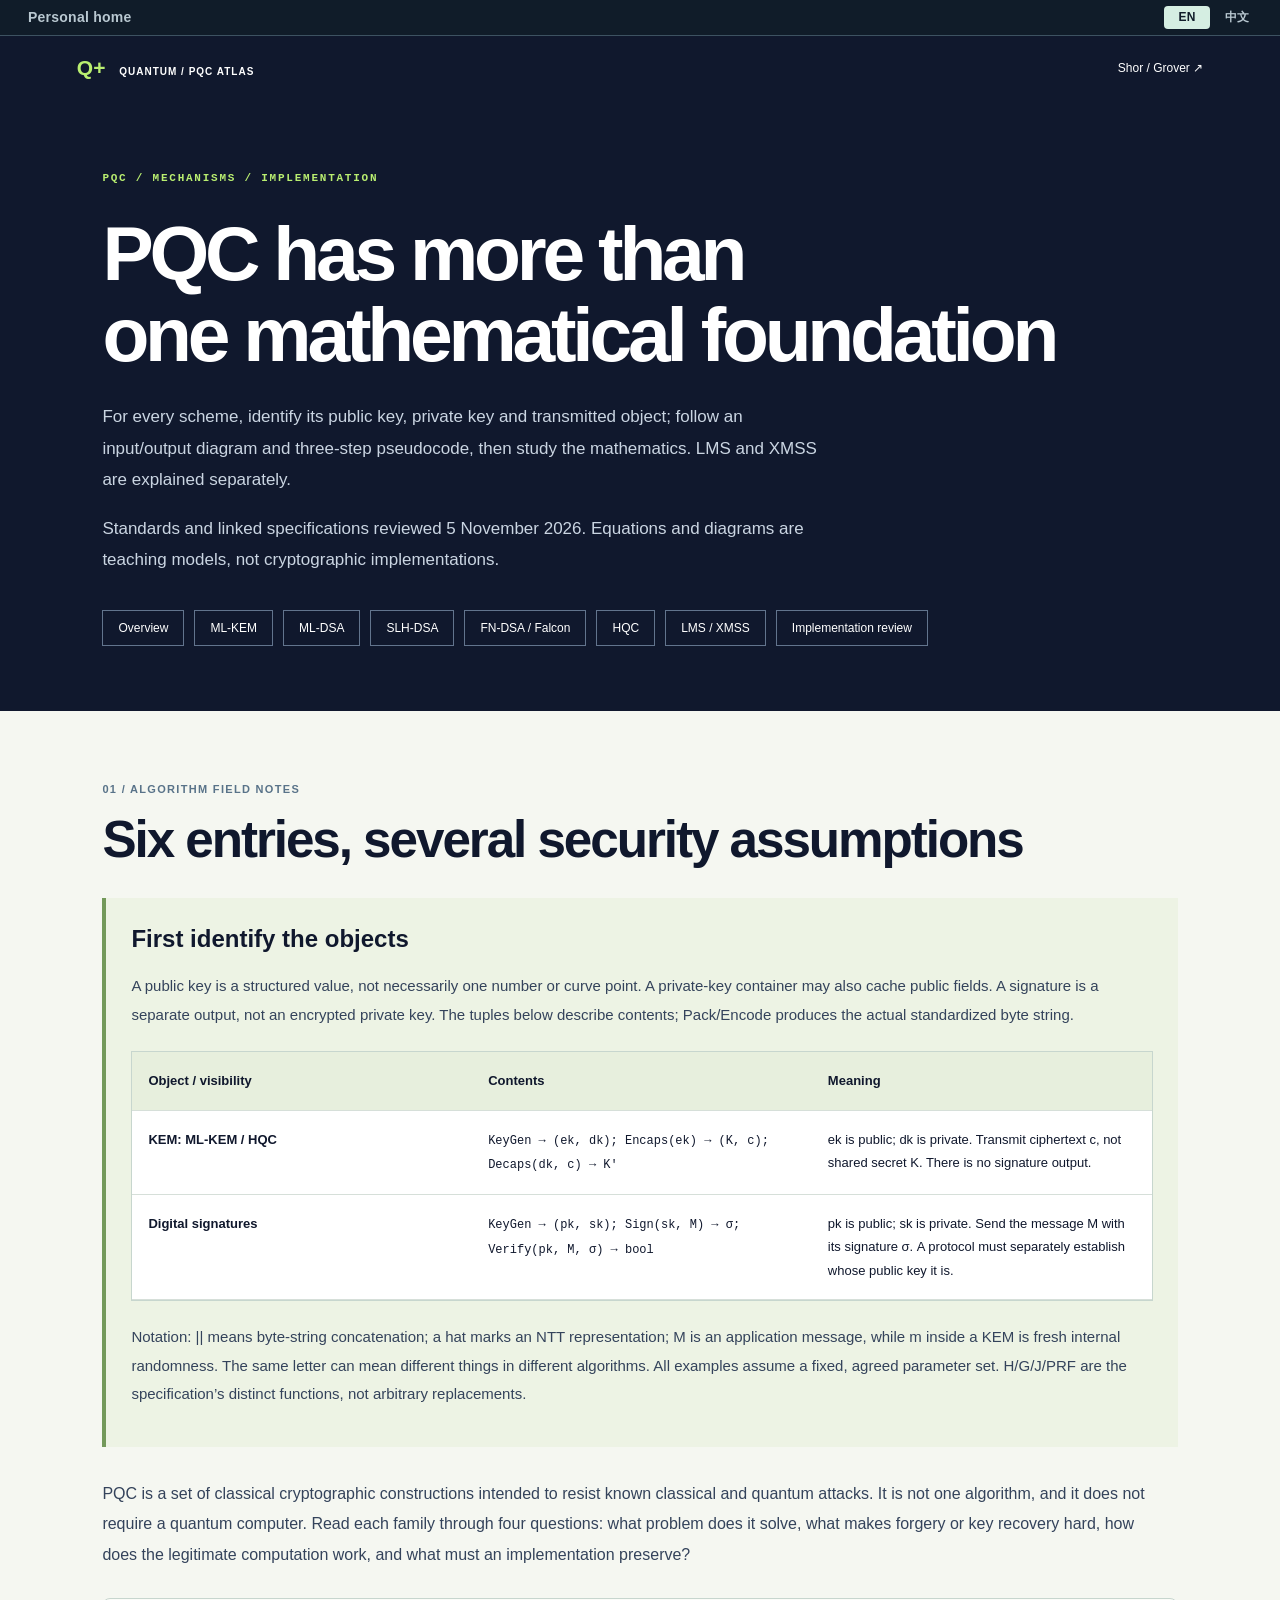
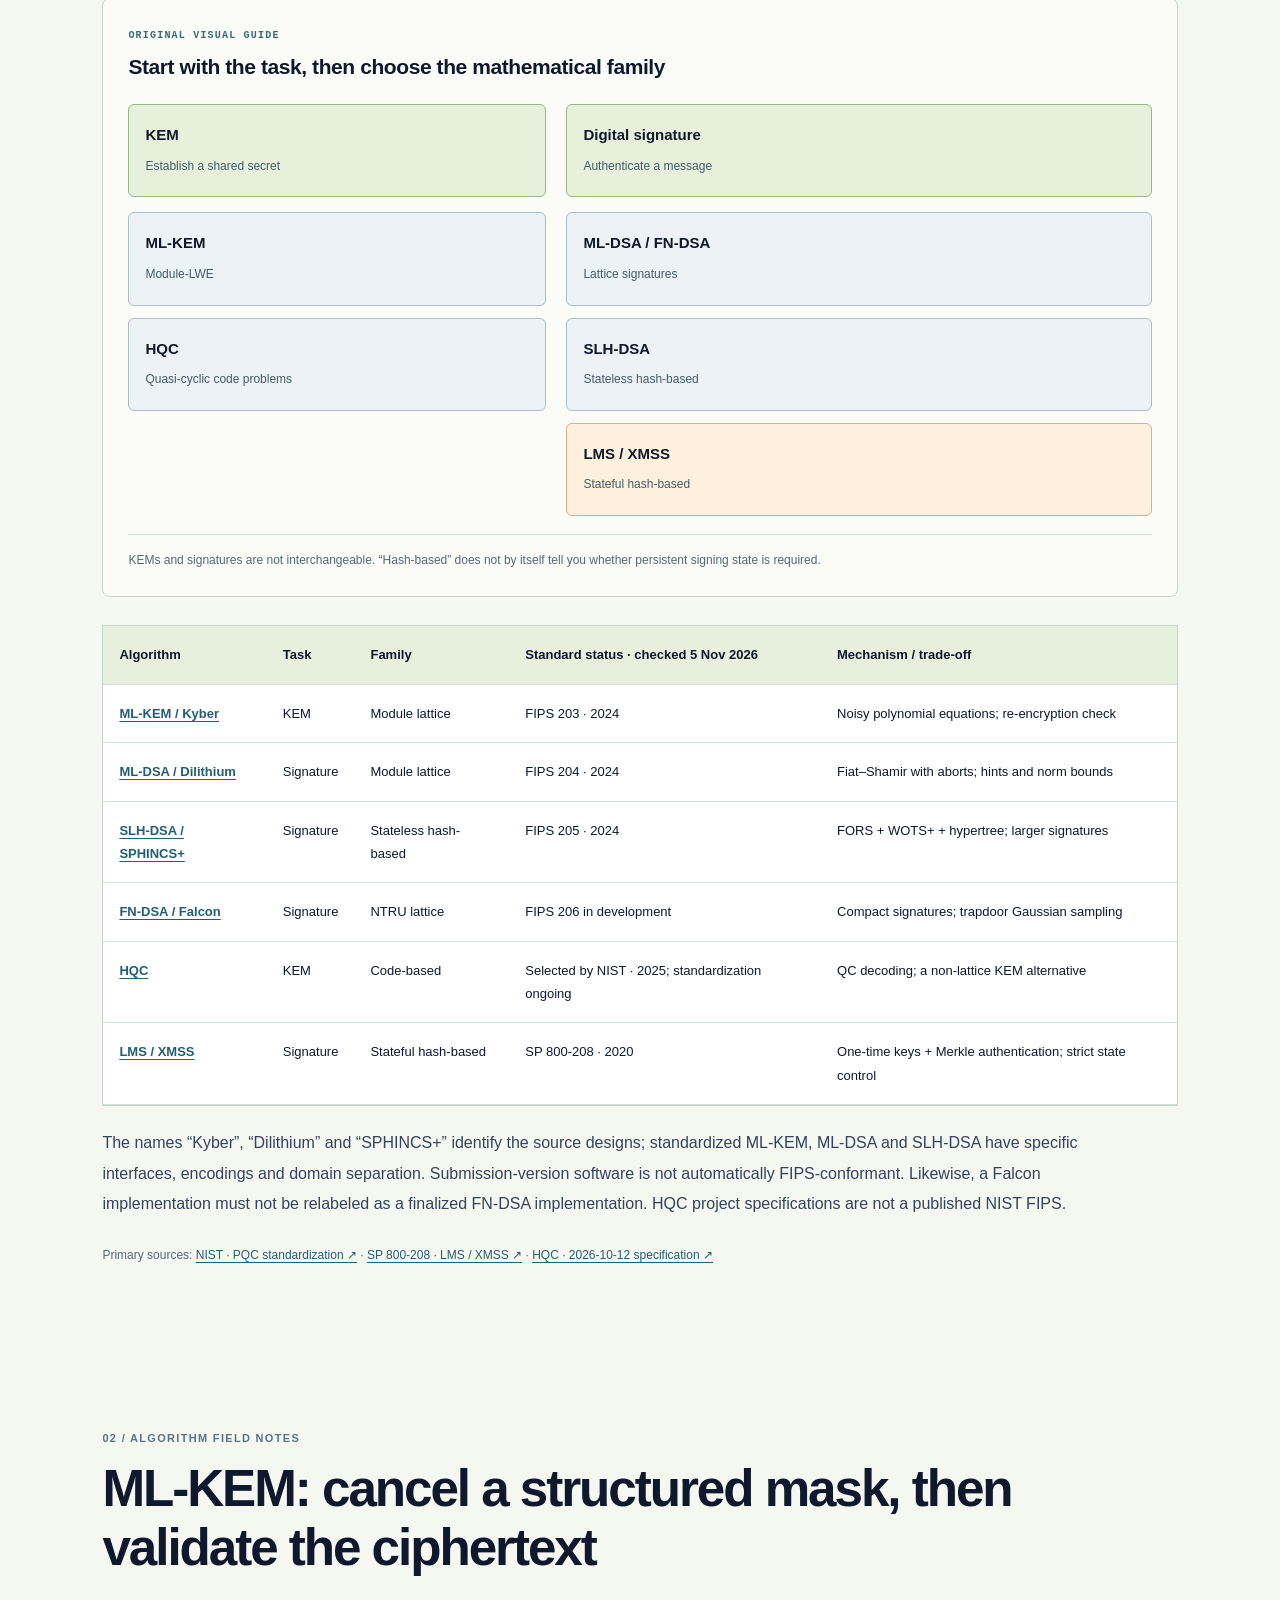
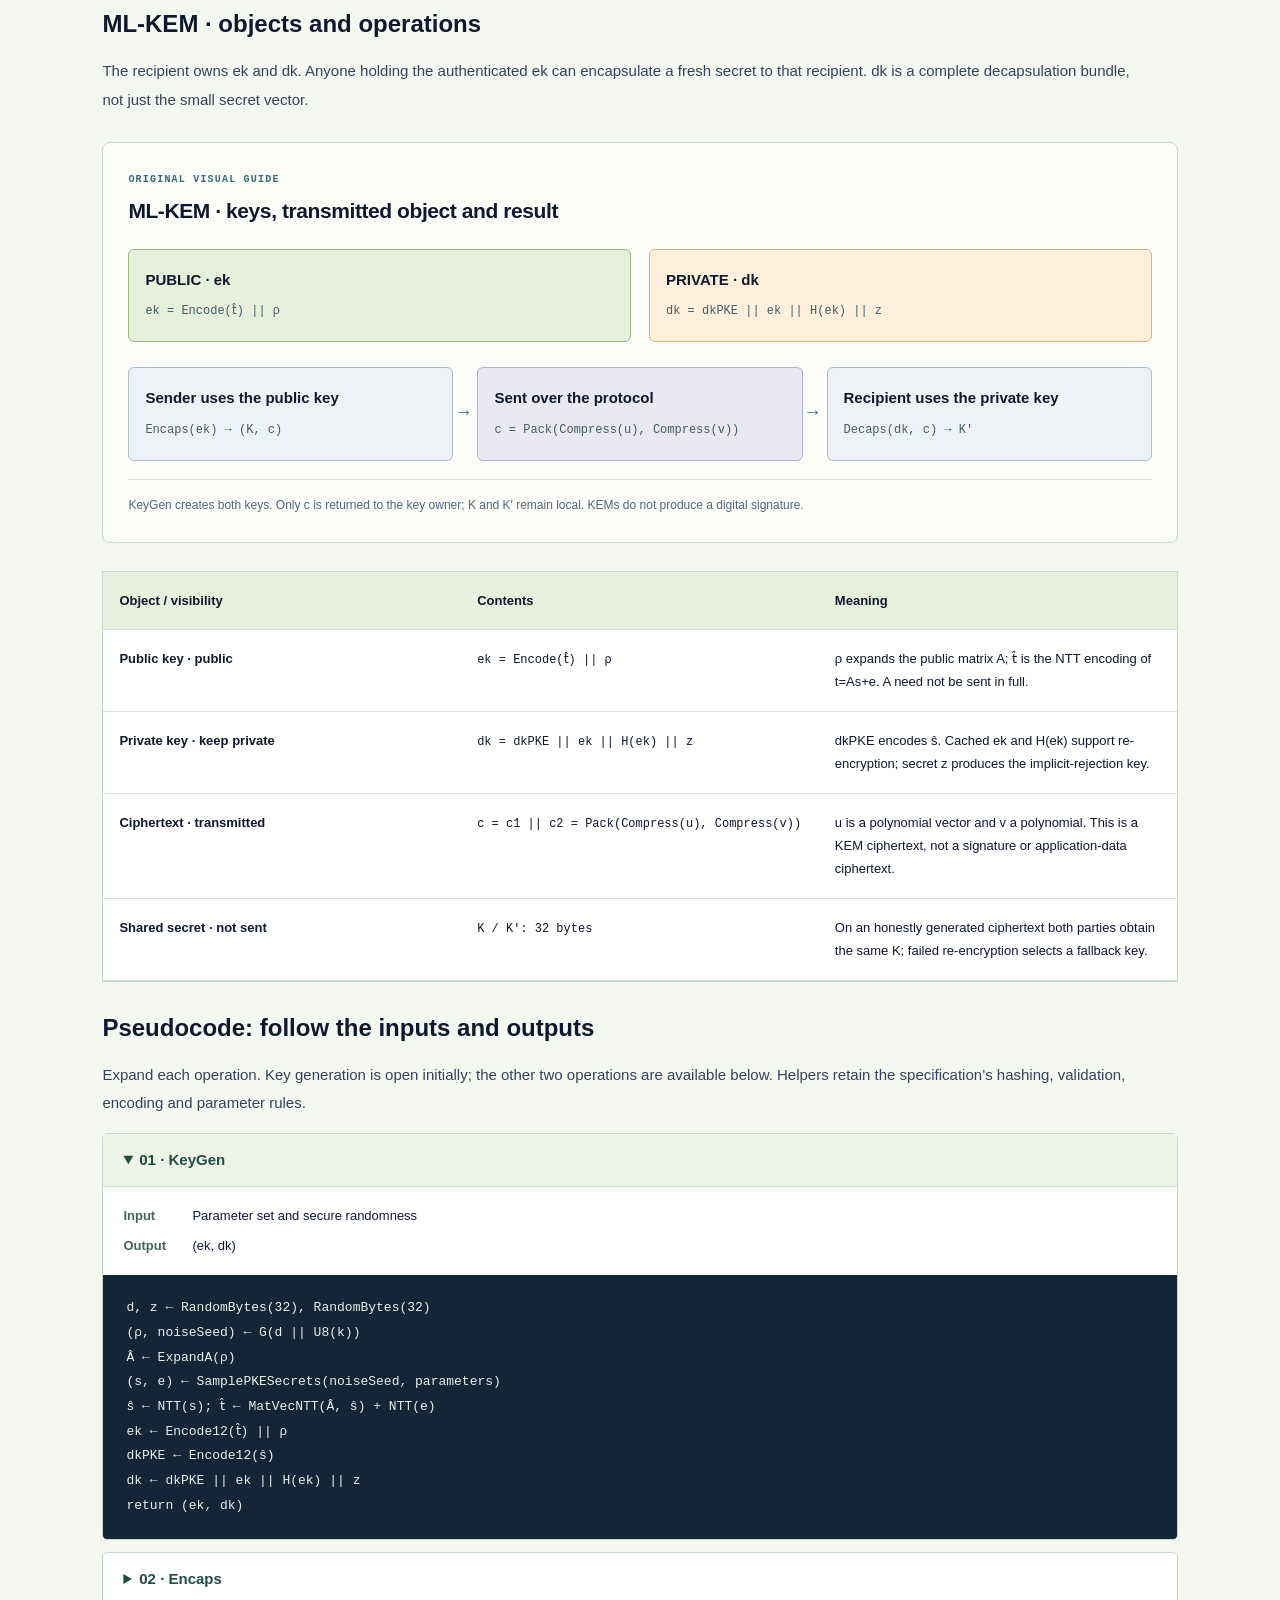
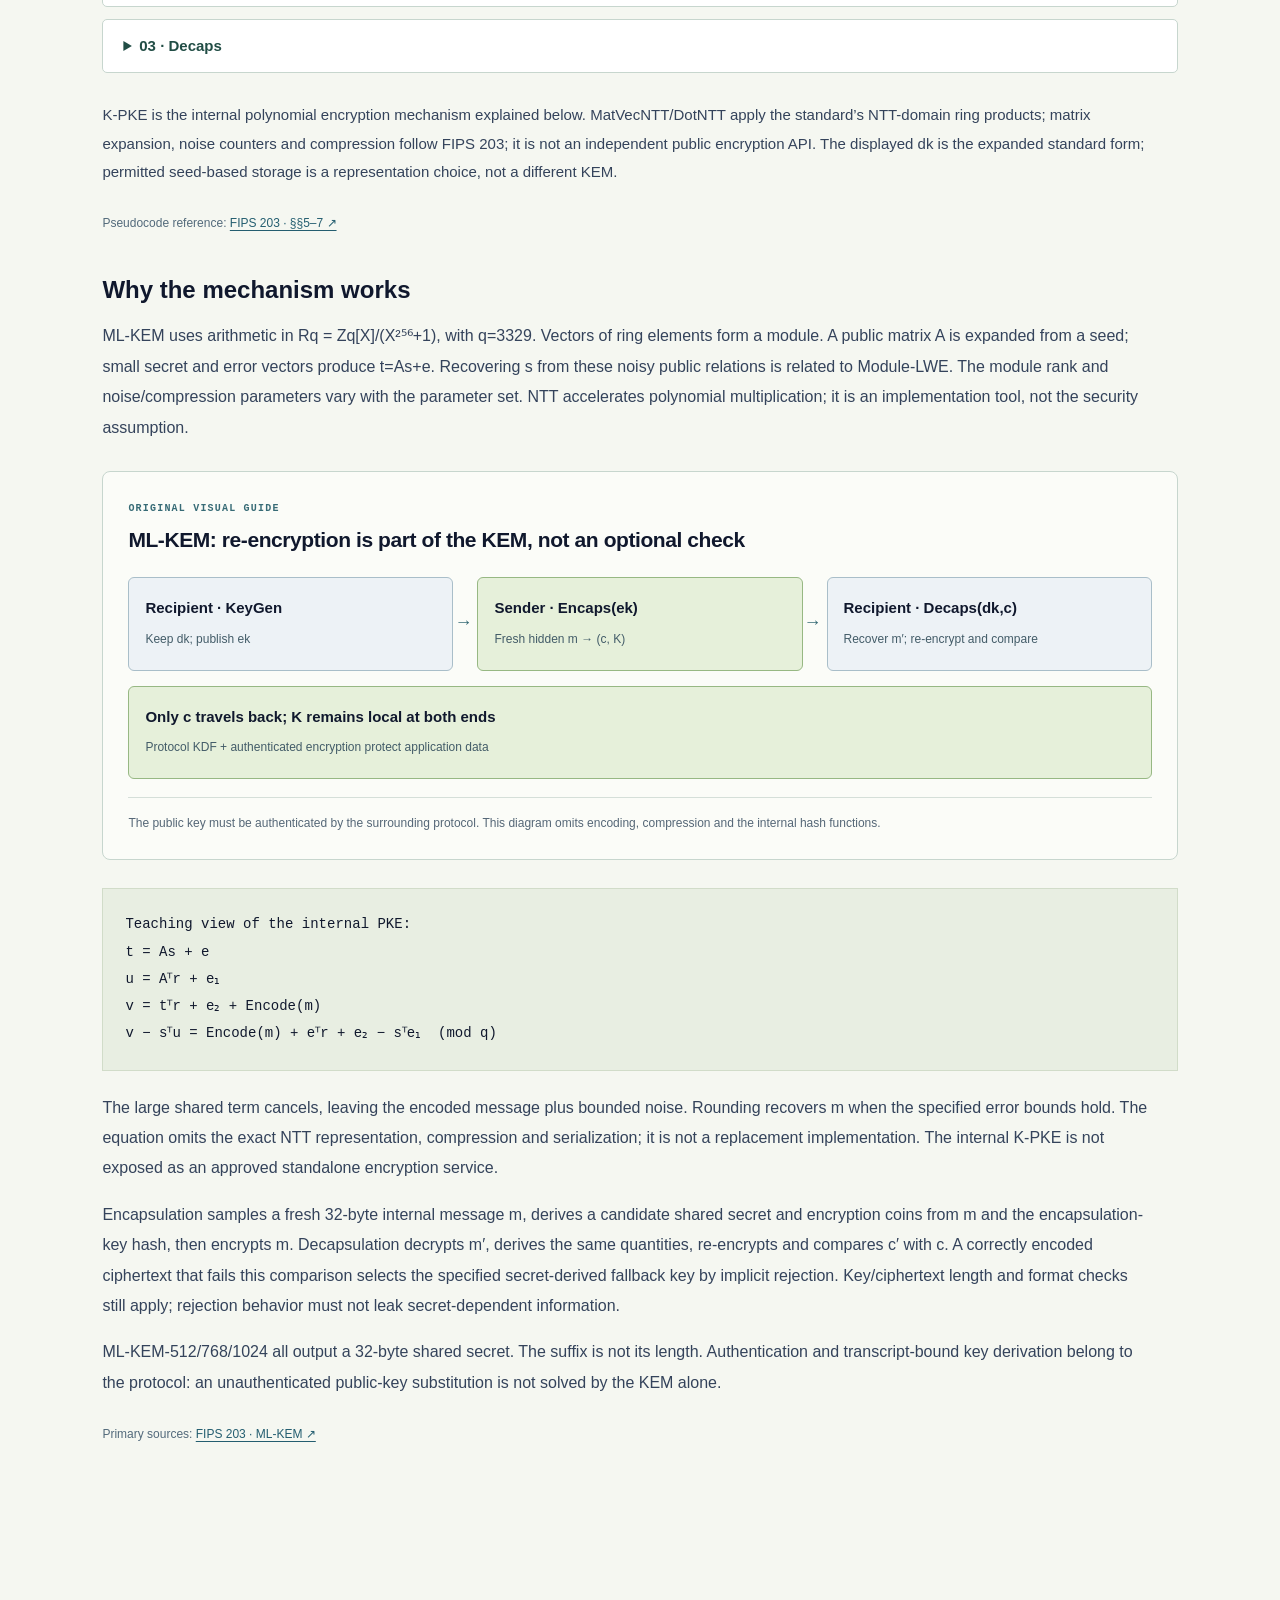
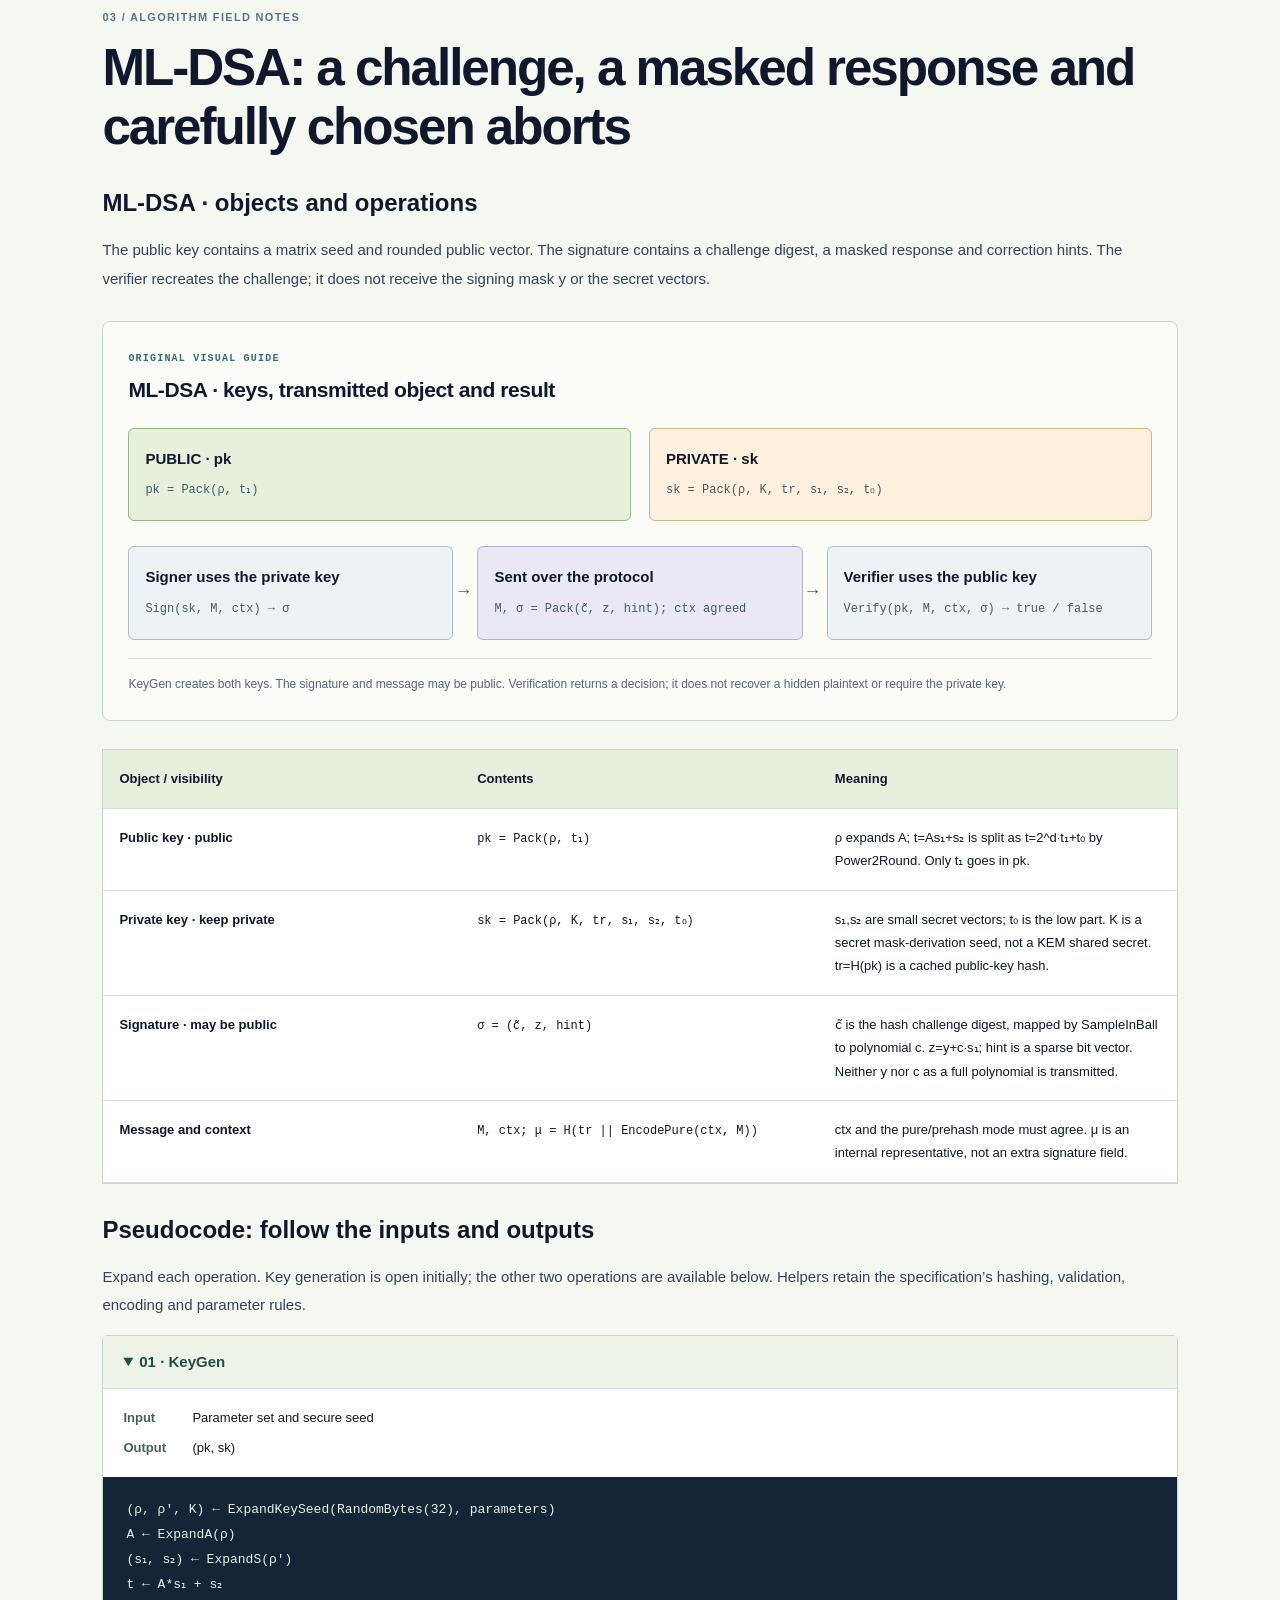
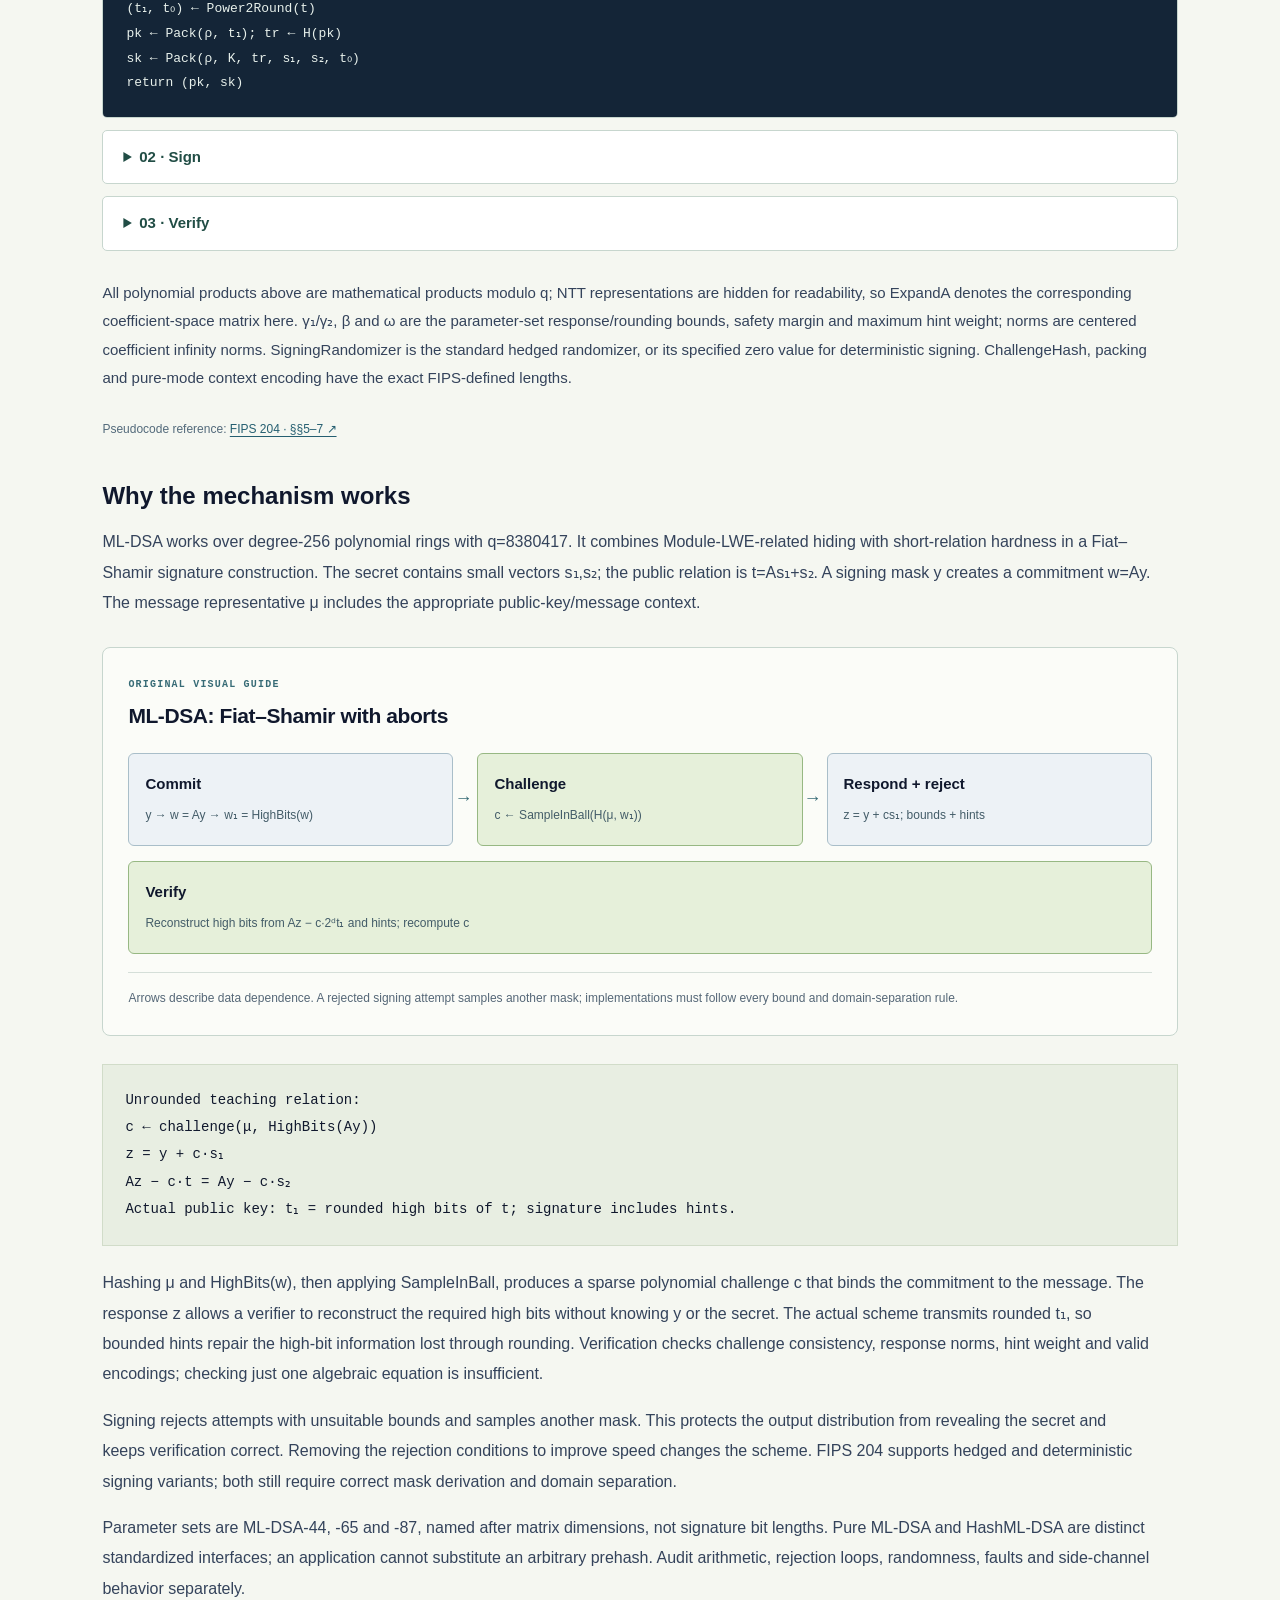
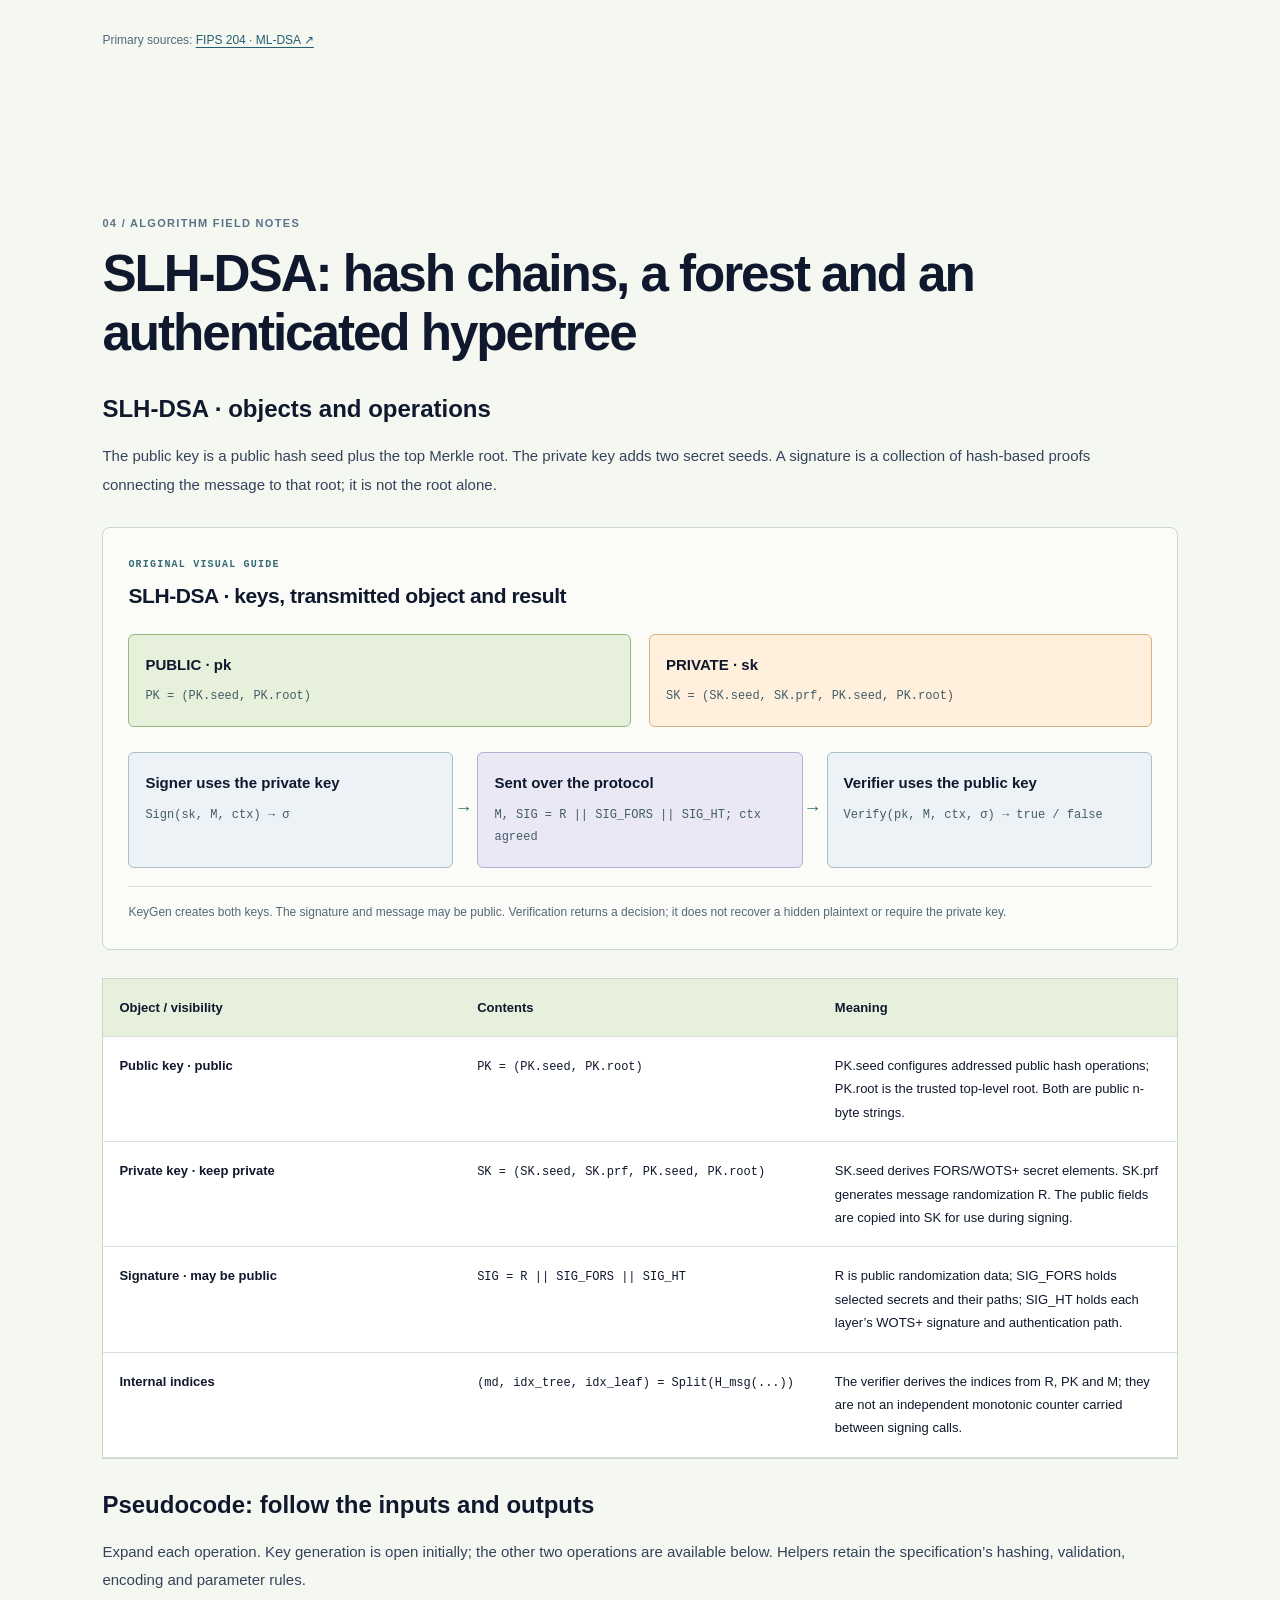
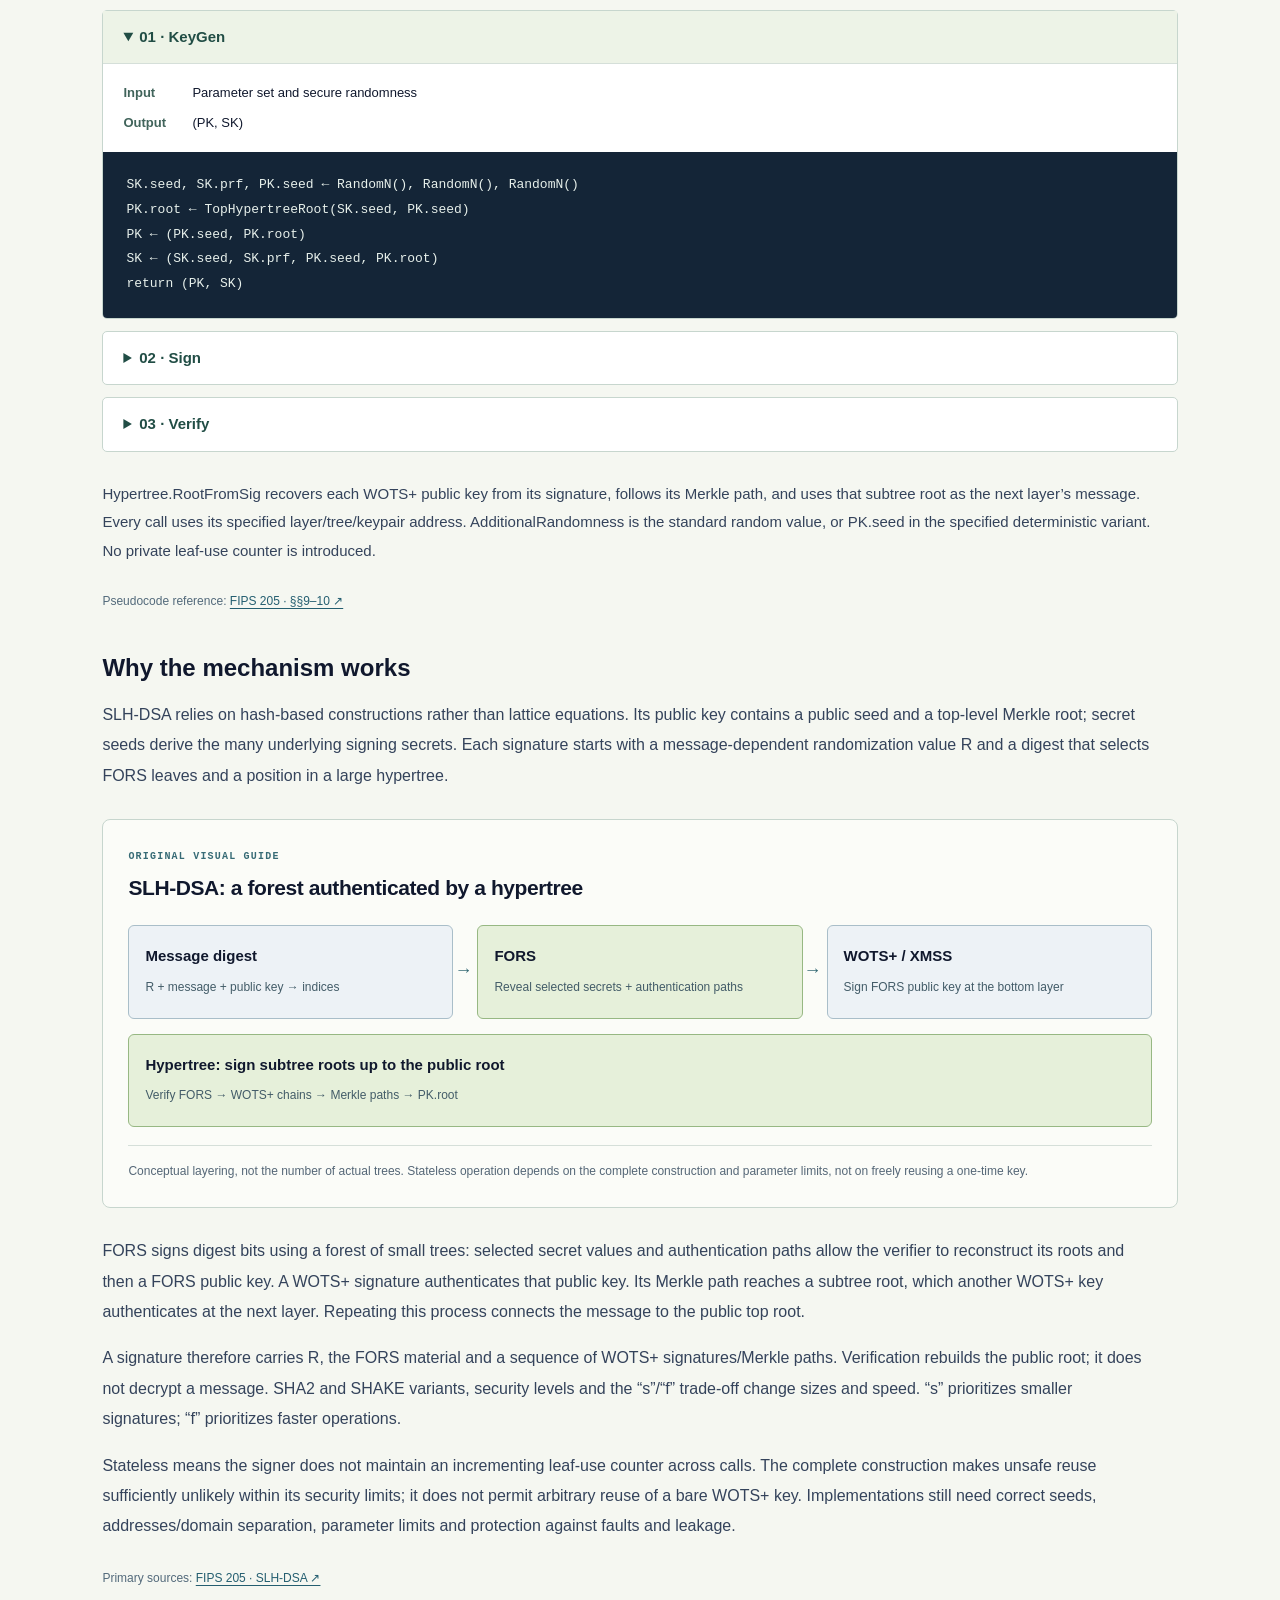
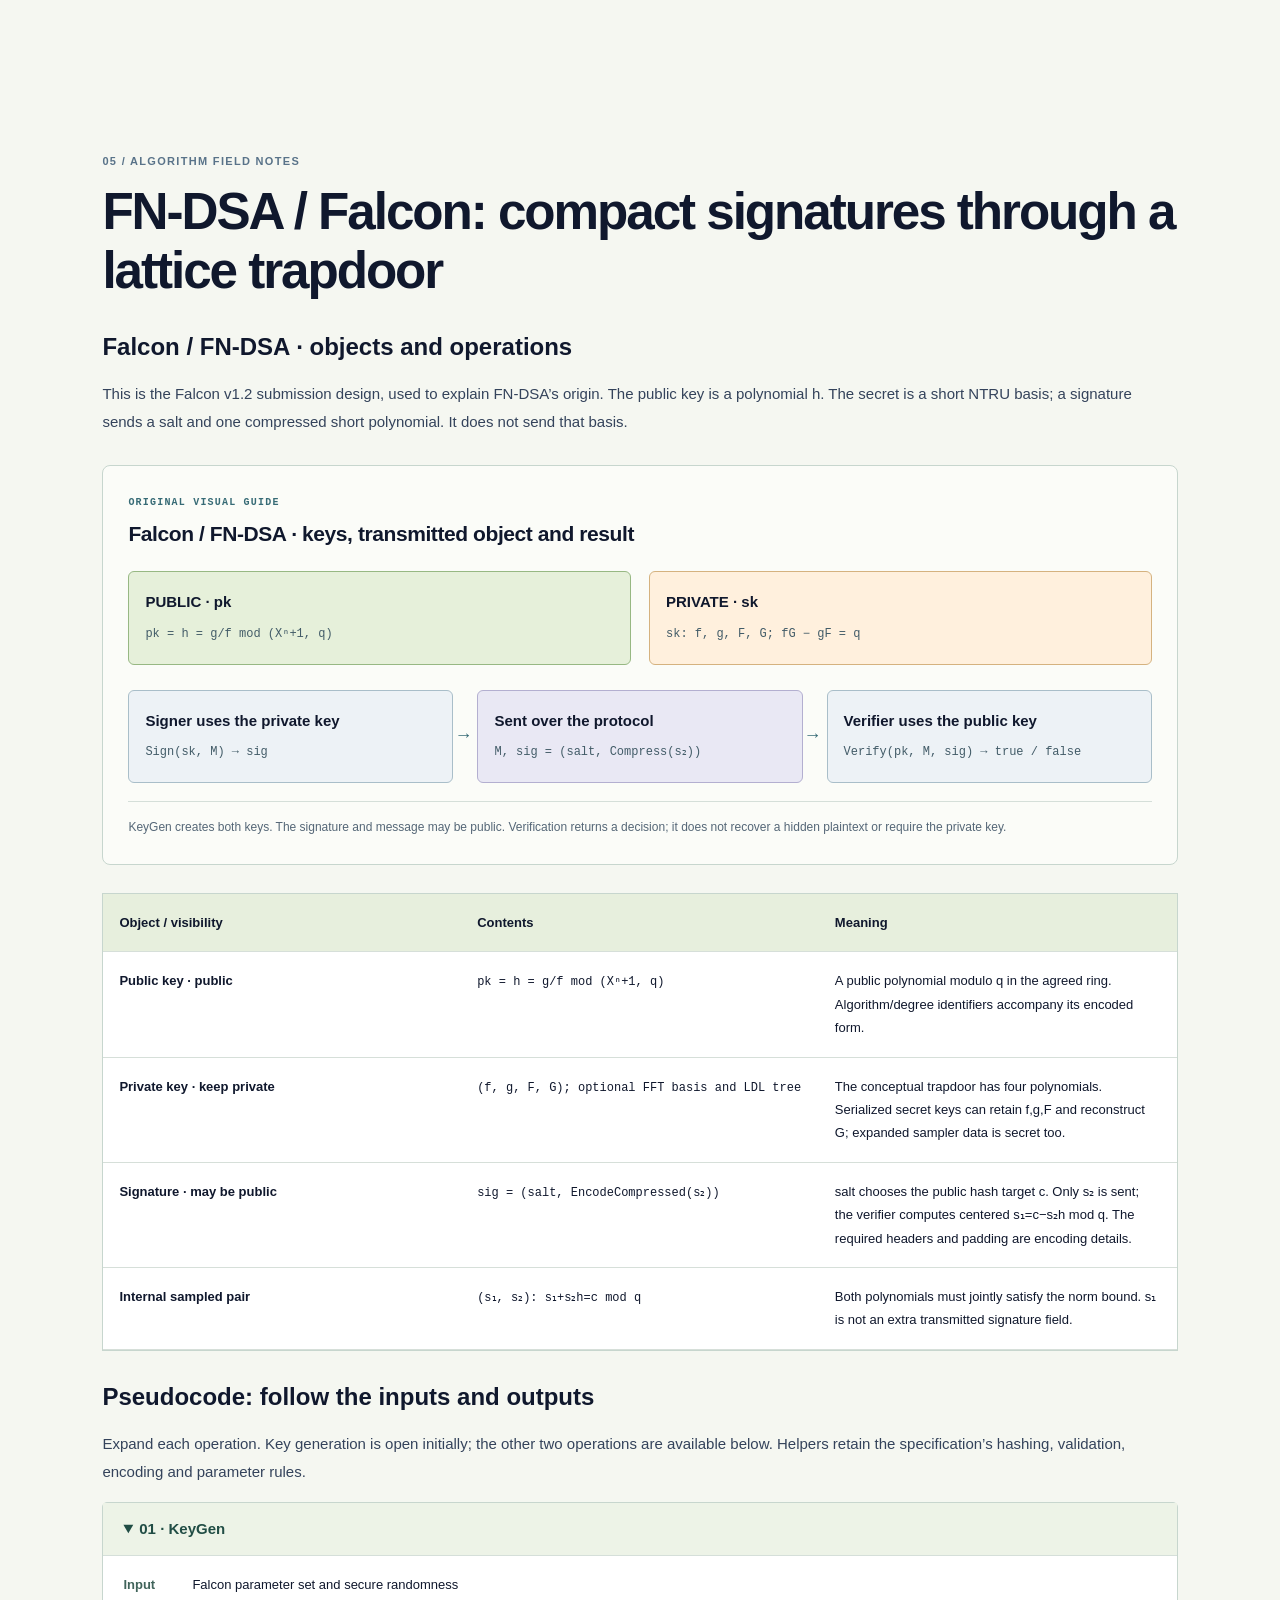
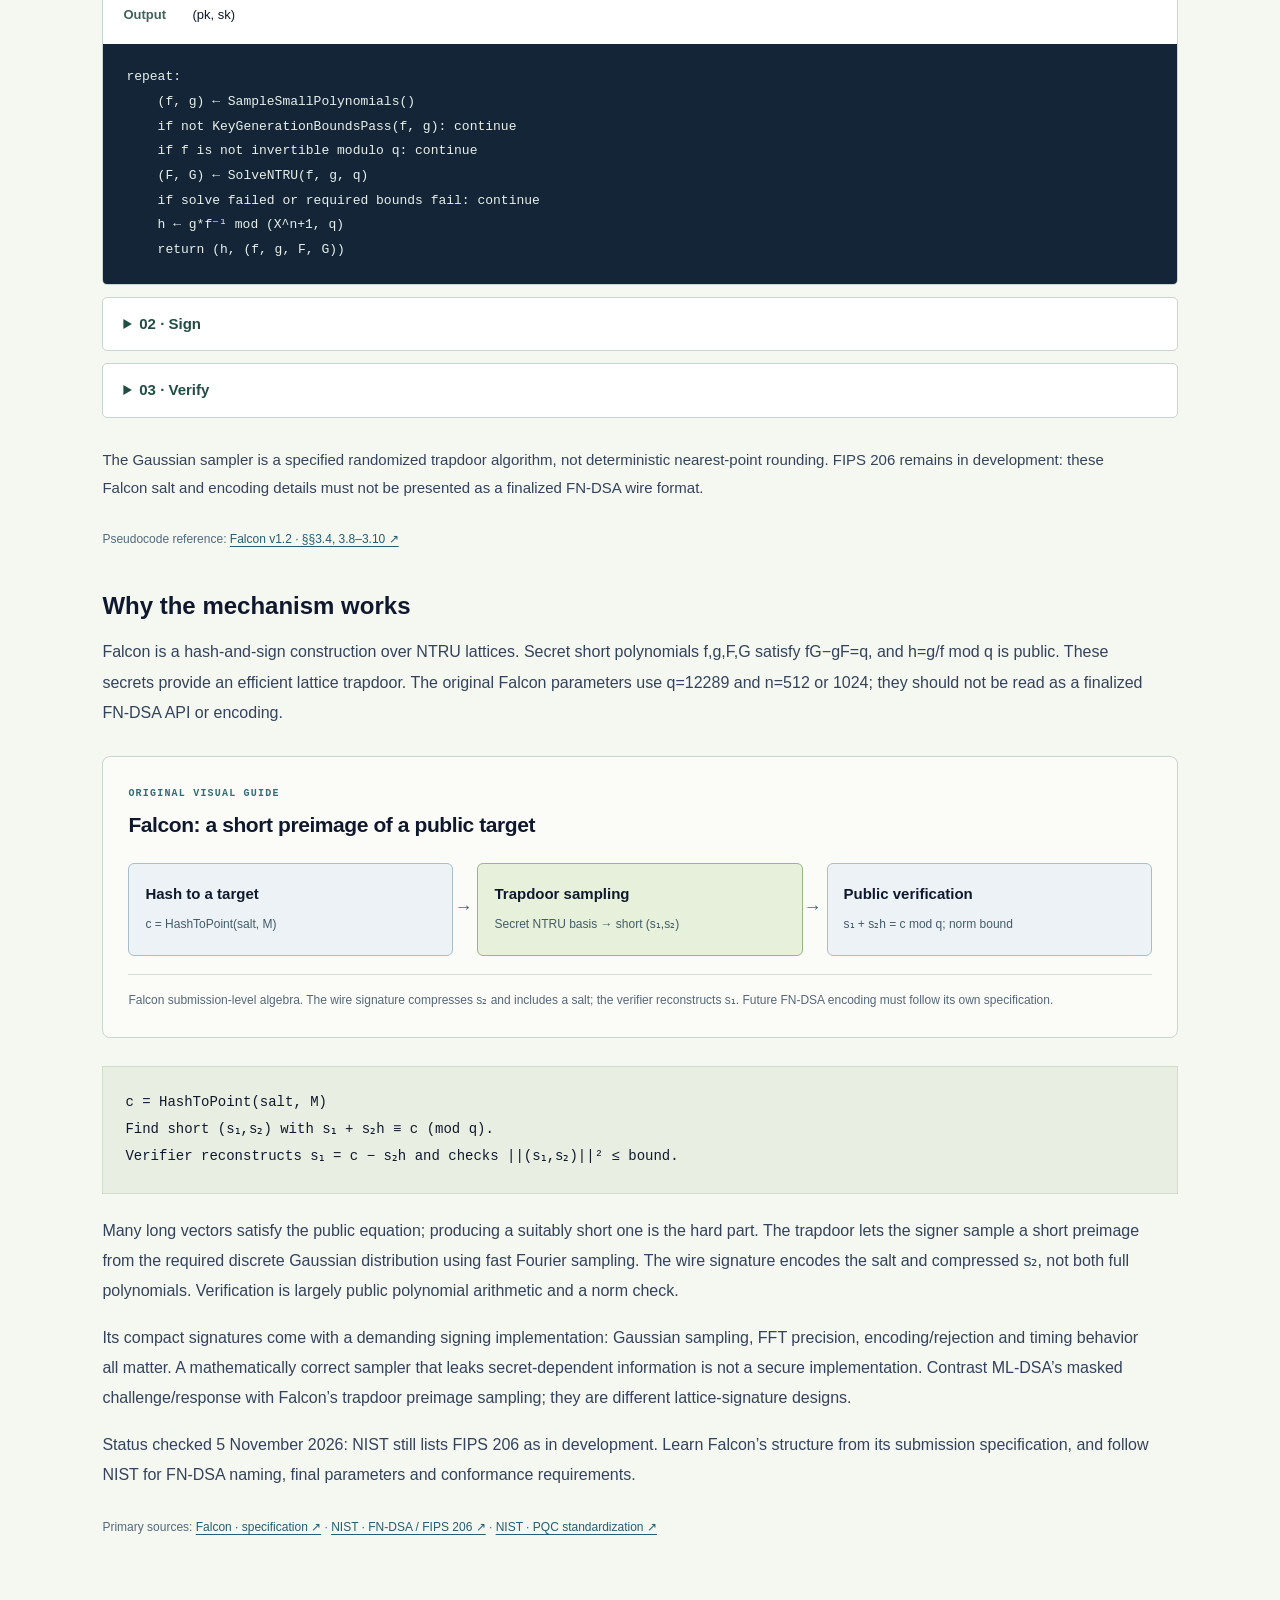
<file: pqc-algorithms.html>
<!doctype html>
<html lang="en"><head><meta charset="utf-8"><meta name="viewport" content="width=device-width,initial-scale=1"><meta name="theme-color" content="#10182d"><meta name="description" content="Six PQC algorithm families explained with original diagrams: ML-KEM, ML-DSA, SLH-DSA, Falcon/FN-DSA, HQC, LMS/XMSS; mechanisms, implementation boundaries and standards."><title>PQC algorithm details · Quantum / PQC Atlas</title><link rel="stylesheet" href="style.css"><link rel="stylesheet" href="guide.css"><link rel="stylesheet" href="learning.css"><script src="language.js"></script><link rel="stylesheet" href="home-navigation.css"></head>
<body class="guide-page algorithm-page"><nav id="atlas-langbar" aria-label="Site navigation and language selection"><a class="atlas-home-link" href="https://shundazhang.github.io/">Personal home</a><a data-atlas-lang="en" href="pqc-algorithms.html" aria-current="page">EN</a><a data-atlas-lang="zh" href="pqc-algorithms.zh.html" >中文</a></nav><a class="skip" href="#main">Skip to content</a><header class="guide-topbar"><a class="guide-brand" href="index.html">Q+ <span>QUANTUM / PQC ATLAS</span></a><a href="quantum-guide.html#shor">Shor / Grover ↗</a></header><main id="main"><section class="guide-hero"><span class="eyebrow">PQC / MECHANISMS / IMPLEMENTATION</span><h1>PQC has more than<br>one mathematical foundation</h1><p>For every scheme, identify its public key, private key and transmitted object; follow an input/output diagram and three-step pseudocode, then study the mathematics. LMS and XMSS are explained separately.</p><p class="algorithm-review">Standards and linked specifications reviewed 5 November 2026. Equations and diagrams are teaching models, not cryptographic implementations.</p><nav class="guide-jumps" aria-label="On this page"><a href="#landscape">Overview</a><a href="#ml-kem">ML-KEM</a><a href="#ml-dsa">ML-DSA</a><a href="#slh-dsa">SLH-DSA</a><a href="#fn-dsa">FN-DSA / Falcon</a><a href="#hqc">HQC</a><a href="#stateful">LMS / XMSS</a><a href="#comparison">Implementation review</a></nav></section><section class="guide-section algorithm-section" id="landscape"><div class="guide-heading"><span>01 / ALGORITHM FIELD NOTES</span><h2>Six entries, several security assumptions</h2></div><div class="pqc-reading-key"><h3>First identify the objects</h3><p>A public key is a structured value, not necessarily one number or curve point. A private-key container may also cache public fields. A signature is a separate output, not an encrypted private key. The tuples below describe contents; Pack/Encode produces the actual standardized byte string.</p><div class="algorithm-table-wrap object-table" tabindex="0"><table class="algorithm-table"><thead><tr><th scope="col">Object / visibility</th><th scope="col">Contents</th><th scope="col">Meaning</th></tr></thead><tbody><tr><th scope="row">KEM: ML-KEM / HQC</th><td><code>KeyGen → (ek, dk); Encaps(ek) → (K, c); Decaps(dk, c) → K′</code></td><td>ek is public; dk is private. Transmit ciphertext c, not shared secret K. There is no signature output.</td></tr><tr><th scope="row">Digital signatures</th><td><code>KeyGen → (pk, sk); Sign(sk, M) → σ; Verify(pk, M, σ) → bool</code></td><td>pk is public; sk is private. Send the message M with its signature σ. A protocol must separately establish whose public key it is.</td></tr></tbody></table></div><p>Notation: || means byte-string concatenation; a hat marks an NTT representation; M is an application message, while m inside a KEM is fresh internal randomness. The same letter can mean different things in different algorithms. All examples assume a fixed, agreed parameter set. H/G/J/PRF are the specification’s distinct functions, not arbitrary replacements.</p></div><p>PQC is a set of classical cryptographic constructions intended to resist known classical and quantum attacks. It is not one algorithm, and it does not require a quantum computer. Read each family through four questions: what problem does it solve, what makes forgery or key recovery hard, how does the legitimate computation work, and what must an implementation preserve?</p><figure class="learning-figure" aria-labelledby="pqc-map-title"><span class="figure-tag">ORIGINAL VISUAL GUIDE</span><h3 id="pqc-map-title">Start with the task, then choose the mathematical family</h3><div class="learning-split"><div><div class="learning-node accent"><strong>KEM</strong><span>Establish a shared secret</span></div><div class="learning-flow"><div class="learning-node "><strong>ML-KEM</strong><span>Module-LWE</span></div><div class="learning-node "><strong>HQC</strong><span>Quasi-cyclic code problems</span></div></div></div><div><div class="learning-node accent"><strong>Digital signature</strong><span>Authenticate a message</span></div><div class="learning-branches"><div class="learning-node "><strong>ML-DSA / FN-DSA</strong><span>Lattice signatures</span></div><div class="learning-node "><strong>SLH-DSA</strong><span>Stateless hash-based</span></div><div class="learning-node caution"><strong>LMS / XMSS</strong><span>Stateful hash-based</span></div></div></div></div><figcaption>KEMs and signatures are not interchangeable. “Hash-based” does not by itself tell you whether persistent signing state is required.</figcaption></figure><div class="algorithm-table-wrap" tabindex="0"><table class="algorithm-table"><thead><tr><th scope="col">Algorithm</th><th scope="col">Task</th><th scope="col">Family</th><th scope="col">Standard status · checked 5 Nov 2026</th><th scope="col">Mechanism / trade-off</th></tr></thead><tbody><tr><th scope="row"><a href="#ml-kem">ML-KEM / Kyber</a></th><td>KEM</td><td>Module lattice</td><td>FIPS 203 · 2024</td><td>Noisy polynomial equations; re-encryption check</td></tr><tr><th scope="row"><a href="#ml-dsa">ML-DSA / Dilithium</a></th><td>Signature</td><td>Module lattice</td><td>FIPS 204 · 2024</td><td>Fiat–Shamir with aborts; hints and norm bounds</td></tr><tr><th scope="row"><a href="#slh-dsa">SLH-DSA / SPHINCS+</a></th><td>Signature</td><td>Stateless hash-based</td><td>FIPS 205 · 2024</td><td>FORS + WOTS+ + hypertree; larger signatures</td></tr><tr><th scope="row"><a href="#fn-dsa">FN-DSA / Falcon</a></th><td>Signature</td><td>NTRU lattice</td><td>FIPS 206 in development</td><td>Compact signatures; trapdoor Gaussian sampling</td></tr><tr><th scope="row"><a href="#hqc">HQC</a></th><td>KEM</td><td>Code-based</td><td>Selected by NIST · 2025; standardization ongoing</td><td>QC decoding; a non-lattice KEM alternative</td></tr><tr><th scope="row"><a href="#stateful">LMS / XMSS</a></th><td>Signature</td><td>Stateful hash-based</td><td>SP 800-208 · 2020</td><td>One-time keys + Merkle authentication; strict state control</td></tr></tbody></table></div><p>The names “Kyber”, “Dilithium” and “SPHINCS+” identify the source designs; standardized ML-KEM, ML-DSA and SLH-DSA have specific interfaces, encodings and domain separation. Submission-version software is not automatically FIPS-conformant. Likewise, a Falcon implementation must not be relabeled as a finalized FN-DSA implementation. HQC project specifications are not a published NIST FIPS.</p><p class="algorithm-references">Primary sources: <a href="https://csrc.nist.gov/projects/post-quantum-cryptography/post-quantum-cryptography-standardization" target="_blank" rel="noopener noreferrer">NIST · PQC standardization ↗</a> · <a href="https://csrc.nist.gov/pubs/sp/800/208/final" target="_blank" rel="noopener noreferrer">SP 800-208 · LMS / XMSS ↗</a> · <a href="https://pqc-hqc.org/doc/hqc_specifications_2026_10_12.pdf" target="_blank" rel="noopener noreferrer">HQC · 2026-10-12 specification ↗</a></p></section><section class="guide-section algorithm-section" id="ml-kem"><div class="guide-heading"><span>02 / ALGORITHM FIELD NOTES</span><h2>ML-KEM: cancel a structured mask, then validate the ciphertext</h2></div><article class="pqc-protocol" id="interface-ml-kem" data-scheme="ml-kem"><h3>ML-KEM · objects and operations</h3><p>The recipient owns ek and dk. Anyone holding the authenticated ek can encapsulate a fresh secret to that recipient. dk is a complete decapsulation bundle, not just the small secret vector.</p><figure class="learning-figure" aria-labelledby="objects-ml-kem-title"><span class="figure-tag">ORIGINAL VISUAL GUIDE</span><h3 id="objects-ml-kem-title">ML-KEM · keys, transmitted object and result</h3><div class="pqc-key-pair"><div class="learning-node accent"><strong>PUBLIC · ek</strong><span>ek = Encode(t̂) || ρ</span></div><div class="learning-node caution"><strong>PRIVATE · dk</strong><span>dk = dkPKE || ek || H(ek) || z</span></div></div><div class="pqc-object-transfer"><div class="learning-node "><strong>Sender uses the public key</strong><span>Encaps(ek) → (K, c)</span></div><div class="learning-node artifact"><strong>Sent over the protocol</strong><span>c = Pack(Compress(u), Compress(v))</span></div><div class="learning-node "><strong>Recipient uses the private key</strong><span>Decaps(dk, c) → K′</span></div></div><figcaption>KeyGen creates both keys. Only c is returned to the key owner; K and K′ remain local. KEMs do not produce a digital signature.</figcaption></figure><div class="algorithm-table-wrap object-table" tabindex="0"><table class="algorithm-table"><thead><tr><th scope="col">Object / visibility</th><th scope="col">Contents</th><th scope="col">Meaning</th></tr></thead><tbody><tr><th scope="row">Public key · public</th><td><code>ek = Encode(t̂) || ρ</code></td><td>ρ expands the public matrix A; t̂ is the NTT encoding of t=As+e. A need not be sent in full.</td></tr><tr><th scope="row">Private key · keep private</th><td><code>dk = dkPKE || ek || H(ek) || z</code></td><td>dkPKE encodes ŝ. Cached ek and H(ek) support re-encryption; secret z produces the implicit-rejection key.</td></tr><tr><th scope="row">Ciphertext · transmitted</th><td><code>c = c1 || c2 = Pack(Compress(u), Compress(v))</code></td><td>u is a polynomial vector and v a polynomial. This is a KEM ciphertext, not a signature or application-data ciphertext.</td></tr><tr><th scope="row">Shared secret · not sent</th><td><code>K / K′: 32 bytes</code></td><td>On an honestly generated ciphertext both parties obtain the same K; failed re-encryption selects a fallback key.</td></tr></tbody></table></div><div class="pqc-operations"><h3>Pseudocode: follow the inputs and outputs</h3><p>Expand each operation. Key generation is open initially; the other two operations are available below. Helpers retain the specification’s hashing, validation, encoding and parameter rules.</p><details class="pqc-operation" id="ml-kem-keygen" open><summary>01 · KeyGen</summary><dl class="operation-io"><dt>Input</dt><dd>Parameter set and secure randomness</dd><dt>Output</dt><dd>(ek, dk)</dd></dl><pre tabindex="0" aria-label="ml-kem KeyGen pseudocode"><code>d, z ← RandomBytes(32), RandomBytes(32)
(ρ, noiseSeed) ← G(d || U8(k))
Â ← ExpandA(ρ)
(s, e) ← SamplePKESecrets(noiseSeed, parameters)
ŝ ← NTT(s); t̂ ← MatVecNTT(Â, ŝ) + NTT(e)
ek ← Encode12(t̂) || ρ
dkPKE ← Encode12(ŝ)
dk ← dkPKE || ek || H(ek) || z
return (ek, dk)</code></pre></details><details class="pqc-operation" id="ml-kem-encaps"><summary>02 · Encaps</summary><dl class="operation-io"><dt>Input</dt><dd>ek</dd><dt>Output</dt><dd>(K, c)</dd></dl><pre tabindex="0" aria-label="ml-kem Encaps pseudocode"><code>CheckEncapsulationKey(ek)
m ← RandomBytes(32)
(K, coins) ← G(m || H(ek))
(t̂, ρ) ← DecodePKEPublicKey(ek); Â ← ExpandA(ρ)
(r, e₁, e₂) ← SampleEncryptionNoise(coins, parameters)
u ← InverseNTT(MatVecNTT(Transpose(Â), NTT(r))) + e₁
v ← InverseNTT(DotNTT(t̂, NTT(r))) + e₂ + EncodeMessage(m)
c ← PackCompressed(u, v, parameters)
return (K, c)</code></pre></details><details class="pqc-operation" id="ml-kem-decaps"><summary>03 · Decaps</summary><dl class="operation-io"><dt>Input</dt><dd>dk, c</dd><dt>Output</dt><dd>K′</dd></dl><pre tabindex="0" aria-label="ml-kem Decaps pseudocode"><code>CheckDecapsulationInputs(dk, c)
(dkPKE, ek, hek, z) ← Parse(dk)
ŝ ← Decode12(dkPKE); (u, v) ← UnpackDecompress(c)
m′ ← DecodeMessage(v − InverseNTT(DotNTT(ŝ, NTT(u))))
(Kgood, coins′) ← G(m′ || hek)
c′ ← K-PKE.Encrypt(ek, m′, coins′)
Kbad ← J(z || c)
return ConstantTimeSelect(c′ == c, Kgood, Kbad)</code></pre></details></div><p>K-PKE is the internal polynomial encryption mechanism explained below. MatVecNTT/DotNTT apply the standard’s NTT-domain ring products; matrix expansion, noise counters and compression follow FIPS 203; it is not an independent public encryption API. The displayed dk is the expanded standard form; permitted seed-based storage is a representation choice, not a different KEM.</p><p class="algorithm-references">Pseudocode reference: <a href="https://csrc.nist.gov/pubs/fips/203/final" target="_blank" rel="noopener noreferrer">FIPS 203 · §§5–7 ↗</a></p></article><h3>Why the mechanism works</h3><p>ML-KEM uses arithmetic in Rq = Zq[X]/(X²⁵⁶+1), with q=3329. Vectors of ring elements form a module. A public matrix A is expanded from a seed; small secret and error vectors produce t=As+e. Recovering s from these noisy public relations is related to Module-LWE. The module rank and noise/compression parameters vary with the parameter set. NTT accelerates polynomial multiplication; it is an implementation tool, not the security assumption.</p><figure class="learning-figure" aria-labelledby="mlkem-flow-title"><span class="figure-tag">ORIGINAL VISUAL GUIDE</span><h3 id="mlkem-flow-title">ML-KEM: re-encryption is part of the KEM, not an optional check</h3><div class="learning-flow"><div class="learning-node "><strong>Recipient · KeyGen</strong><span>Keep dk; publish ek</span></div><div class="learning-node accent"><strong>Sender · Encaps(ek)</strong><span>Fresh hidden m → (c, K)</span></div><div class="learning-node "><strong>Recipient · Decaps(dk,c)</strong><span>Recover m′; re-encrypt and compare</span></div></div><div class="learning-node accent"><strong>Only c travels back; K remains local at both ends</strong><span>Protocol KDF + authenticated encryption protect application data</span></div><figcaption>The public key must be authenticated by the surrounding protocol. This diagram omits encoding, compression and the internal hash functions.</figcaption></figure><div class="algorithm-math"><code>Teaching view of the internal PKE:
t = As + e
u = Aᵀr + e₁
v = tᵀr + e₂ + Encode(m)
v − sᵀu = Encode(m) + eᵀr + e₂ − sᵀe₁  (mod q)</code></div><p>The large shared term cancels, leaving the encoded message plus bounded noise. Rounding recovers m when the specified error bounds hold. The equation omits the exact NTT representation, compression and serialization; it is not a replacement implementation. The internal K-PKE is not exposed as an approved standalone encryption service.</p><p>Encapsulation samples a fresh 32-byte internal message m, derives a candidate shared secret and encryption coins from m and the encapsulation-key hash, then encrypts m. Decapsulation decrypts m′, derives the same quantities, re-encrypts and compares c′ with c. A correctly encoded ciphertext that fails this comparison selects the specified secret-derived fallback key by implicit rejection. Key/ciphertext length and format checks still apply; rejection behavior must not leak secret-dependent information.</p><p>ML-KEM-512/768/1024 all output a 32-byte shared secret. The suffix is not its length. Authentication and transcript-bound key derivation belong to the protocol: an unauthenticated public-key substitution is not solved by the KEM alone.</p><p class="algorithm-references">Primary sources: <a href="https://csrc.nist.gov/pubs/fips/203/final" target="_blank" rel="noopener noreferrer">FIPS 203 · ML-KEM ↗</a></p></section><section class="guide-section algorithm-section" id="ml-dsa"><div class="guide-heading"><span>03 / ALGORITHM FIELD NOTES</span><h2>ML-DSA: a challenge, a masked response and carefully chosen aborts</h2></div><article class="pqc-protocol" id="interface-ml-dsa" data-scheme="ml-dsa"><h3>ML-DSA · objects and operations</h3><p>The public key contains a matrix seed and rounded public vector. The signature contains a challenge digest, a masked response and correction hints. The verifier recreates the challenge; it does not receive the signing mask y or the secret vectors.</p><figure class="learning-figure" aria-labelledby="objects-ml-dsa-title"><span class="figure-tag">ORIGINAL VISUAL GUIDE</span><h3 id="objects-ml-dsa-title">ML-DSA · keys, transmitted object and result</h3><div class="pqc-key-pair"><div class="learning-node accent"><strong>PUBLIC · pk</strong><span>pk = Pack(ρ, t₁)</span></div><div class="learning-node caution"><strong>PRIVATE · sk</strong><span>sk = Pack(ρ, K, tr, s₁, s₂, t₀)</span></div></div><div class="pqc-object-transfer"><div class="learning-node "><strong>Signer uses the private key</strong><span>Sign(sk, M, ctx) → σ</span></div><div class="learning-node artifact"><strong>Sent over the protocol</strong><span>M, σ = Pack(c̃, z, hint); ctx agreed</span></div><div class="learning-node "><strong>Verifier uses the public key</strong><span>Verify(pk, M, ctx, σ) → true / false</span></div></div><figcaption>KeyGen creates both keys. The signature and message may be public. Verification returns a decision; it does not recover a hidden plaintext or require the private key.</figcaption></figure><div class="algorithm-table-wrap object-table" tabindex="0"><table class="algorithm-table"><thead><tr><th scope="col">Object / visibility</th><th scope="col">Contents</th><th scope="col">Meaning</th></tr></thead><tbody><tr><th scope="row">Public key · public</th><td><code>pk = Pack(ρ, t₁)</code></td><td>ρ expands A; t=As₁+s₂ is split as t=2^d·t₁+t₀ by Power2Round. Only t₁ goes in pk.</td></tr><tr><th scope="row">Private key · keep private</th><td><code>sk = Pack(ρ, K, tr, s₁, s₂, t₀)</code></td><td>s₁,s₂ are small secret vectors; t₀ is the low part. K is a secret mask-derivation seed, not a KEM shared secret. tr=H(pk) is a cached public-key hash.</td></tr><tr><th scope="row">Signature · may be public</th><td><code>σ = (c̃, z, hint)</code></td><td>c̃ is the hash challenge digest, mapped by SampleInBall to polynomial c. z=y+c·s₁; hint is a sparse bit vector. Neither y nor c as a full polynomial is transmitted.</td></tr><tr><th scope="row">Message and context</th><td><code>M, ctx; μ = H(tr || EncodePure(ctx, M))</code></td><td>ctx and the pure/prehash mode must agree. μ is an internal representative, not an extra signature field.</td></tr></tbody></table></div><div class="pqc-operations"><h3>Pseudocode: follow the inputs and outputs</h3><p>Expand each operation. Key generation is open initially; the other two operations are available below. Helpers retain the specification’s hashing, validation, encoding and parameter rules.</p><details class="pqc-operation" id="ml-dsa-keygen" open><summary>01 · KeyGen</summary><dl class="operation-io"><dt>Input</dt><dd>Parameter set and secure seed</dd><dt>Output</dt><dd>(pk, sk)</dd></dl><pre tabindex="0" aria-label="ml-dsa KeyGen pseudocode"><code>(ρ, ρ′, K) ← ExpandKeySeed(RandomBytes(32), parameters)
A ← ExpandA(ρ)
(s₁, s₂) ← ExpandS(ρ′)
t ← A*s₁ + s₂
(t₁, t₀) ← Power2Round(t)
pk ← Pack(ρ, t₁); tr ← H(pk)
sk ← Pack(ρ, K, tr, s₁, s₂, t₀)
return (pk, sk)</code></pre></details><details class="pqc-operation" id="ml-dsa-sign"><summary>02 · Sign</summary><dl class="operation-io"><dt>Input</dt><dd>sk, M, ctx</dd><dt>Output</dt><dd>σ</dd></dl><pre tabindex="0" aria-label="ml-dsa Sign pseudocode"><code>(ρ, K, tr, s₁, s₂, t₀) ← DecodeSK(sk)
μ ← H(tr || EncodePure(ctx, M))
maskSeed ← H(K || SigningRandomizer() || μ)
A ← ExpandA(ρ); counter ← 0
repeat:
    y ← ExpandMask(maskSeed, counter); counter ← counter + l
    w ← A*y; w₁ ← HighBits(w)
    c̃ ← ChallengeHash(μ || Encode(w₁)); c ← SampleInBall(c̃)
    z ← y + c*s₁
    r₀ ← LowBits(w − c*s₂)
    if ||z||∞ ≥ γ₁−β or ||r₀||∞ ≥ γ₂−β: continue
    if ||c*t₀||∞ ≥ γ₂: continue
    hint ← MakeHint(−c*t₀, w − c*s₂ + c*t₀)
    if Weight(hint) &gt; ω: continue
    return Pack(c̃, z, hint)</code></pre></details><details class="pqc-operation" id="ml-dsa-verify"><summary>03 · Verify</summary><dl class="operation-io"><dt>Input</dt><dd>pk, M, ctx, σ</dd><dt>Output</dt><dd>true / false</dd></dl><pre tabindex="0" aria-label="ml-dsa Verify pseudocode"><code>(ρ, t₁), (c̃, z, hint) ← StrictDecode(pk, σ)
if bad encoding or ||z||∞ ≥ γ₁−β or Weight(hint) &gt; ω: return false
μ ← H(H(pk) || EncodePure(ctx, M))
c ← SampleInBall(c̃); A ← ExpandA(ρ)
w′ ← A*z − c*(2^d*t₁)
w₁′ ← UseHint(hint, w′)
return c̃ == ChallengeHash(μ || Encode(w₁′))</code></pre></details></div><p>All polynomial products above are mathematical products modulo q; NTT representations are hidden for readability, so ExpandA denotes the corresponding coefficient-space matrix here. γ₁/γ₂, β and ω are the parameter-set response/rounding bounds, safety margin and maximum hint weight; norms are centered coefficient infinity norms. SigningRandomizer is the standard hedged randomizer, or its specified zero value for deterministic signing. ChallengeHash, packing and pure-mode context encoding have the exact FIPS-defined lengths.</p><p class="algorithm-references">Pseudocode reference: <a href="https://csrc.nist.gov/pubs/fips/204/final" target="_blank" rel="noopener noreferrer">FIPS 204 · §§5–7 ↗</a></p></article><h3>Why the mechanism works</h3><p>ML-DSA works over degree-256 polynomial rings with q=8380417. It combines Module-LWE-related hiding with short-relation hardness in a Fiat–Shamir signature construction. The secret contains small vectors s₁,s₂; the public relation is t=As₁+s₂. A signing mask y creates a commitment w=Ay. The message representative μ includes the appropriate public-key/message context.</p><figure class="learning-figure" aria-labelledby="mldsa-flow-title"><span class="figure-tag">ORIGINAL VISUAL GUIDE</span><h3 id="mldsa-flow-title">ML-DSA: Fiat–Shamir with aborts</h3><div class="learning-flow"><div class="learning-node "><strong>Commit</strong><span>y → w = Ay → w₁ = HighBits(w)</span></div><div class="learning-node accent"><strong>Challenge</strong><span>c ← SampleInBall(H(μ, w₁))</span></div><div class="learning-node "><strong>Respond + reject</strong><span>z = y + cs₁; bounds + hints</span></div></div><div class="learning-node accent"><strong>Verify</strong><span>Reconstruct high bits from Az − c·2ᵈt₁ and hints; recompute c</span></div><figcaption>Arrows describe data dependence. A rejected signing attempt samples another mask; implementations must follow every bound and domain-separation rule.</figcaption></figure><div class="algorithm-math"><code>Unrounded teaching relation:
c ← challenge(μ, HighBits(Ay))
z = y + c·s₁
Az − c·t = Ay − c·s₂
Actual public key: t₁ = rounded high bits of t; signature includes hints.</code></div><p>Hashing μ and HighBits(w), then applying SampleInBall, produces a sparse polynomial challenge c that binds the commitment to the message. The response z allows a verifier to reconstruct the required high bits without knowing y or the secret. The actual scheme transmits rounded t₁, so bounded hints repair the high-bit information lost through rounding. Verification checks challenge consistency, response norms, hint weight and valid encodings; checking just one algebraic equation is insufficient.</p><p>Signing rejects attempts with unsuitable bounds and samples another mask. This protects the output distribution from revealing the secret and keeps verification correct. Removing the rejection conditions to improve speed changes the scheme. FIPS 204 supports hedged and deterministic signing variants; both still require correct mask derivation and domain separation.</p><p>Parameter sets are ML-DSA-44, -65 and -87, named after matrix dimensions, not signature bit lengths. Pure ML-DSA and HashML-DSA are distinct standardized interfaces; an application cannot substitute an arbitrary prehash. Audit arithmetic, rejection loops, randomness, faults and side-channel behavior separately.</p><p class="algorithm-references">Primary sources: <a href="https://csrc.nist.gov/pubs/fips/204/final" target="_blank" rel="noopener noreferrer">FIPS 204 · ML-DSA ↗</a></p></section><section class="guide-section algorithm-section" id="slh-dsa"><div class="guide-heading"><span>04 / ALGORITHM FIELD NOTES</span><h2>SLH-DSA: hash chains, a forest and an authenticated hypertree</h2></div><article class="pqc-protocol" id="interface-slh-dsa" data-scheme="slh-dsa"><h3>SLH-DSA · objects and operations</h3><p>The public key is a public hash seed plus the top Merkle root. The private key adds two secret seeds. A signature is a collection of hash-based proofs connecting the message to that root; it is not the root alone.</p><figure class="learning-figure" aria-labelledby="objects-slh-dsa-title"><span class="figure-tag">ORIGINAL VISUAL GUIDE</span><h3 id="objects-slh-dsa-title">SLH-DSA · keys, transmitted object and result</h3><div class="pqc-key-pair"><div class="learning-node accent"><strong>PUBLIC · pk</strong><span>PK = (PK.seed, PK.root)</span></div><div class="learning-node caution"><strong>PRIVATE · sk</strong><span>SK = (SK.seed, SK.prf, PK.seed, PK.root)</span></div></div><div class="pqc-object-transfer"><div class="learning-node "><strong>Signer uses the private key</strong><span>Sign(sk, M, ctx) → σ</span></div><div class="learning-node artifact"><strong>Sent over the protocol</strong><span>M, SIG = R || SIG_FORS || SIG_HT; ctx agreed</span></div><div class="learning-node "><strong>Verifier uses the public key</strong><span>Verify(pk, M, ctx, σ) → true / false</span></div></div><figcaption>KeyGen creates both keys. The signature and message may be public. Verification returns a decision; it does not recover a hidden plaintext or require the private key.</figcaption></figure><div class="algorithm-table-wrap object-table" tabindex="0"><table class="algorithm-table"><thead><tr><th scope="col">Object / visibility</th><th scope="col">Contents</th><th scope="col">Meaning</th></tr></thead><tbody><tr><th scope="row">Public key · public</th><td><code>PK = (PK.seed, PK.root)</code></td><td>PK.seed configures addressed public hash operations; PK.root is the trusted top-level root. Both are public n-byte strings.</td></tr><tr><th scope="row">Private key · keep private</th><td><code>SK = (SK.seed, SK.prf, PK.seed, PK.root)</code></td><td>SK.seed derives FORS/WOTS+ secret elements. SK.prf generates message randomization R. The public fields are copied into SK for use during signing.</td></tr><tr><th scope="row">Signature · may be public</th><td><code>SIG = R || SIG_FORS || SIG_HT</code></td><td>R is public randomization data; SIG_FORS holds selected secrets and their paths; SIG_HT holds each layer’s WOTS+ signature and authentication path.</td></tr><tr><th scope="row">Internal indices</th><td><code>(md, idx_tree, idx_leaf) = Split(H_msg(...))</code></td><td>The verifier derives the indices from R, PK and M; they are not an independent monotonic counter carried between signing calls.</td></tr></tbody></table></div><div class="pqc-operations"><h3>Pseudocode: follow the inputs and outputs</h3><p>Expand each operation. Key generation is open initially; the other two operations are available below. Helpers retain the specification’s hashing, validation, encoding and parameter rules.</p><details class="pqc-operation" id="slh-dsa-keygen" open><summary>01 · KeyGen</summary><dl class="operation-io"><dt>Input</dt><dd>Parameter set and secure randomness</dd><dt>Output</dt><dd>(PK, SK)</dd></dl><pre tabindex="0" aria-label="slh-dsa KeyGen pseudocode"><code>SK.seed, SK.prf, PK.seed ← RandomN(), RandomN(), RandomN()
PK.root ← TopHypertreeRoot(SK.seed, PK.seed)
PK ← (PK.seed, PK.root)
SK ← (SK.seed, SK.prf, PK.seed, PK.root)
return (PK, SK)</code></pre></details><details class="pqc-operation" id="slh-dsa-sign"><summary>02 · Sign</summary><dl class="operation-io"><dt>Input</dt><dd>SK, M, ctx</dd><dt>Output</dt><dd>SIG</dd></dl><pre tabindex="0" aria-label="slh-dsa Sign pseudocode"><code>M′ ← EncodePure(ctx, M)
R ← PRF_msg(SK.prf, AdditionalRandomness(), M′)
digest ← H_msg(R, PK.seed, PK.root, M′)
(md, tree, leaf) ← SplitDigest(digest)
ADRS ← FORSAddress(tree, leaf)
SIG_FORS ← FORS.Sign(md, SK.seed, PK.seed, ADRS)
pkFORS ← FORS.PkFromSig(SIG_FORS, md, PK.seed, ADRS)
SIG_HT ← Hypertree.Sign(pkFORS, SK.seed, PK.seed, tree, leaf)
return R || SIG_FORS || SIG_HT</code></pre></details><details class="pqc-operation" id="slh-dsa-verify"><summary>03 · Verify</summary><dl class="operation-io"><dt>Input</dt><dd>PK, M, ctx, SIG</dd><dt>Output</dt><dd>true / false</dd></dl><pre tabindex="0" aria-label="slh-dsa Verify pseudocode"><code>(R, SIG_FORS, SIG_HT) ← StrictDecode(SIG, parameters)
M′ ← EncodePure(ctx, M)
(md, tree, leaf) ← SplitDigest(H_msg(R, PK.seed, PK.root, M′))
pkFORS ← FORS.PkFromSig(SIG_FORS, md, PK.seed, FORSAddress(tree, leaf))
root′ ← Hypertree.RootFromSig(pkFORS, SIG_HT, PK.seed, tree, leaf)
return root′ == PK.root</code></pre></details></div><p>Hypertree.RootFromSig recovers each WOTS+ public key from its signature, follows its Merkle path, and uses that subtree root as the next layer’s message. Every call uses its specified layer/tree/keypair address. AdditionalRandomness is the standard random value, or PK.seed in the specified deterministic variant. No private leaf-use counter is introduced.</p><p class="algorithm-references">Pseudocode reference: <a href="https://csrc.nist.gov/pubs/fips/205/final" target="_blank" rel="noopener noreferrer">FIPS 205 · §§9–10 ↗</a></p></article><h3>Why the mechanism works</h3><p>SLH-DSA relies on hash-based constructions rather than lattice equations. Its public key contains a public seed and a top-level Merkle root; secret seeds derive the many underlying signing secrets. Each signature starts with a message-dependent randomization value R and a digest that selects FORS leaves and a position in a large hypertree.</p><figure class="learning-figure" aria-labelledby="slh-flow-title"><span class="figure-tag">ORIGINAL VISUAL GUIDE</span><h3 id="slh-flow-title">SLH-DSA: a forest authenticated by a hypertree</h3><div class="learning-flow"><div class="learning-node "><strong>Message digest</strong><span>R + message + public key → indices</span></div><div class="learning-node accent"><strong>FORS</strong><span>Reveal selected secrets + authentication paths</span></div><div class="learning-node "><strong>WOTS+ / XMSS</strong><span>Sign FORS public key at the bottom layer</span></div></div><div class="learning-node accent"><strong>Hypertree: sign subtree roots up to the public root</strong><span>Verify FORS → WOTS+ chains → Merkle paths → PK.root</span></div><figcaption>Conceptual layering, not the number of actual trees. Stateless operation depends on the complete construction and parameter limits, not on freely reusing a one-time key.</figcaption></figure><p>FORS signs digest bits using a forest of small trees: selected secret values and authentication paths allow the verifier to reconstruct its roots and then a FORS public key. A WOTS+ signature authenticates that public key. Its Merkle path reaches a subtree root, which another WOTS+ key authenticates at the next layer. Repeating this process connects the message to the public top root.</p><p>A signature therefore carries R, the FORS material and a sequence of WOTS+ signatures/Merkle paths. Verification rebuilds the public root; it does not decrypt a message. SHA2 and SHAKE variants, security levels and the “s”/“f” trade-off change sizes and speed. “s” prioritizes smaller signatures; “f” prioritizes faster operations.</p><p>Stateless means the signer does not maintain an incrementing leaf-use counter across calls. The complete construction makes unsafe reuse sufficiently unlikely within its security limits; it does not permit arbitrary reuse of a bare WOTS+ key. Implementations still need correct seeds, addresses/domain separation, parameter limits and protection against faults and leakage.</p><p class="algorithm-references">Primary sources: <a href="https://csrc.nist.gov/pubs/fips/205/final" target="_blank" rel="noopener noreferrer">FIPS 205 · SLH-DSA ↗</a></p></section><section class="guide-section algorithm-section" id="fn-dsa"><div class="guide-heading"><span>05 / ALGORITHM FIELD NOTES</span><h2>FN-DSA / Falcon: compact signatures through a lattice trapdoor</h2></div><article class="pqc-protocol" id="interface-fn-dsa" data-scheme="fn-dsa"><h3>Falcon / FN-DSA · objects and operations</h3><p>This is the Falcon v1.2 submission design, used to explain FN-DSA’s origin. The public key is a polynomial h. The secret is a short NTRU basis; a signature sends a salt and one compressed short polynomial. It does not send that basis.</p><figure class="learning-figure" aria-labelledby="objects-fn-dsa-title"><span class="figure-tag">ORIGINAL VISUAL GUIDE</span><h3 id="objects-fn-dsa-title">Falcon / FN-DSA · keys, transmitted object and result</h3><div class="pqc-key-pair"><div class="learning-node accent"><strong>PUBLIC · pk</strong><span>pk = h = g/f mod (Xⁿ+1, q)</span></div><div class="learning-node caution"><strong>PRIVATE · sk</strong><span>sk: f, g, F, G; fG − gF = q</span></div></div><div class="pqc-object-transfer"><div class="learning-node "><strong>Signer uses the private key</strong><span>Sign(sk, M) → sig</span></div><div class="learning-node artifact"><strong>Sent over the protocol</strong><span>M, sig = (salt, Compress(s₂))</span></div><div class="learning-node "><strong>Verifier uses the public key</strong><span>Verify(pk, M, sig) → true / false</span></div></div><figcaption>KeyGen creates both keys. The signature and message may be public. Verification returns a decision; it does not recover a hidden plaintext or require the private key.</figcaption></figure><div class="algorithm-table-wrap object-table" tabindex="0"><table class="algorithm-table"><thead><tr><th scope="col">Object / visibility</th><th scope="col">Contents</th><th scope="col">Meaning</th></tr></thead><tbody><tr><th scope="row">Public key · public</th><td><code>pk = h = g/f mod (Xⁿ+1, q)</code></td><td>A public polynomial modulo q in the agreed ring. Algorithm/degree identifiers accompany its encoded form.</td></tr><tr><th scope="row">Private key · keep private</th><td><code>(f, g, F, G); optional FFT basis and LDL tree</code></td><td>The conceptual trapdoor has four polynomials. Serialized secret keys can retain f,g,F and reconstruct G; expanded sampler data is secret too.</td></tr><tr><th scope="row">Signature · may be public</th><td><code>sig = (salt, EncodeCompressed(s₂))</code></td><td>salt chooses the public hash target c. Only s₂ is sent; the verifier computes centered s₁=c−s₂h mod q. The required headers and padding are encoding details.</td></tr><tr><th scope="row">Internal sampled pair</th><td><code>(s₁, s₂): s₁+s₂h=c mod q</code></td><td>Both polynomials must jointly satisfy the norm bound. s₁ is not an extra transmitted signature field.</td></tr></tbody></table></div><div class="pqc-operations"><h3>Pseudocode: follow the inputs and outputs</h3><p>Expand each operation. Key generation is open initially; the other two operations are available below. Helpers retain the specification’s hashing, validation, encoding and parameter rules.</p><details class="pqc-operation" id="fn-dsa-keygen" open><summary>01 · KeyGen</summary><dl class="operation-io"><dt>Input</dt><dd>Falcon parameter set and secure randomness</dd><dt>Output</dt><dd>(pk, sk)</dd></dl><pre tabindex="0" aria-label="fn-dsa KeyGen pseudocode"><code>repeat:
    (f, g) ← SampleSmallPolynomials()
    if not KeyGenerationBoundsPass(f, g): continue
    if f is not invertible modulo q: continue
    (F, G) ← SolveNTRU(f, g, q)
    if solve failed or required bounds fail: continue
    h ← g*f⁻¹ mod (X^n+1, q)
    return (h, (f, g, F, G))</code></pre></details><details class="pqc-operation" id="fn-dsa-sign"><summary>02 · Sign</summary><dl class="operation-io"><dt>Input</dt><dd>sk, M</dd><dt>Output</dt><dd>sig</dd></dl><pre tabindex="0" aria-label="fn-dsa Sign pseudocode"><code>salt ← RandomBytes(40)
c ← HashToPoint(salt || M)
B, samplerTree ← ExpandTrapdoor(sk)
repeat:
    (s₁, s₂) ← GaussianPreimageSample(B, samplerTree, c)
    if ||(s₁, s₂)||² &gt; bound: continue
    encoded ← CompressForSignatureFormat(s₂)
    if encoding does not fit: continue
    return PackSignature(salt, encoded)</code></pre></details><details class="pqc-operation" id="fn-dsa-verify"><summary>03 · Verify</summary><dl class="operation-io"><dt>Input</dt><dd>pk=h, M, sig</dd><dt>Output</dt><dd>true / false</dd></dl><pre tabindex="0" aria-label="fn-dsa Verify pseudocode"><code>(salt, encoded_s₂) ← StrictDecodeSignature(sig, parameters)
s₂ ← StrictDecompress(encoded_s₂)
c ← HashToPoint(salt || M)
s₁ ← CenteredRepresentative(c − s₂*h mod (X^n+1, q))
return ||(s₁, s₂)||² ≤ bound</code></pre></details></div><p>The Gaussian sampler is a specified randomized trapdoor algorithm, not deterministic nearest-point rounding. FIPS 206 remains in development: these Falcon salt and encoding details must not be presented as a finalized FN-DSA wire format.</p><p class="algorithm-references">Pseudocode reference: <a href="https://falcon-sign.info/falcon.pdf" target="_blank" rel="noopener noreferrer">Falcon v1.2 · §§3.4, 3.8–3.10 ↗</a></p></article><h3>Why the mechanism works</h3><p>Falcon is a hash-and-sign construction over NTRU lattices. Secret short polynomials f,g,F,G satisfy fG−gF=q, and h=g/f mod q is public. These secrets provide an efficient lattice trapdoor. The original Falcon parameters use q=12289 and n=512 or 1024; they should not be read as a finalized FN-DSA API or encoding.</p><figure class="learning-figure" aria-labelledby="falcon-flow-title"><span class="figure-tag">ORIGINAL VISUAL GUIDE</span><h3 id="falcon-flow-title">Falcon: a short preimage of a public target</h3><div class="learning-flow"><div class="learning-node "><strong>Hash to a target</strong><span>c = HashToPoint(salt, M)</span></div><div class="learning-node accent"><strong>Trapdoor sampling</strong><span>Secret NTRU basis → short (s₁,s₂)</span></div><div class="learning-node "><strong>Public verification</strong><span>s₁ + s₂h = c mod q; norm bound</span></div></div><figcaption>Falcon submission-level algebra. The wire signature compresses s₂ and includes a salt; the verifier reconstructs s₁. Future FN-DSA encoding must follow its own specification.</figcaption></figure><div class="algorithm-math"><code>c = HashToPoint(salt, M)
Find short (s₁,s₂) with s₁ + s₂h ≡ c (mod q).
Verifier reconstructs s₁ = c − s₂h and checks ||(s₁,s₂)||² ≤ bound.</code></div><p>Many long vectors satisfy the public equation; producing a suitably short one is the hard part. The trapdoor lets the signer sample a short preimage from the required discrete Gaussian distribution using fast Fourier sampling. The wire signature encodes the salt and compressed s₂, not both full polynomials. Verification is largely public polynomial arithmetic and a norm check.</p><p>Its compact signatures come with a demanding signing implementation: Gaussian sampling, FFT precision, encoding/rejection and timing behavior all matter. A mathematically correct sampler that leaks secret-dependent information is not a secure implementation. Contrast ML-DSA’s masked challenge/response with Falcon’s trapdoor preimage sampling; they are different lattice-signature designs.</p><p>Status checked 5 November 2026: NIST still lists FIPS 206 as in development. Learn Falcon’s structure from its submission specification, and follow NIST for FN-DSA naming, final parameters and conformance requirements.</p><p class="algorithm-references">Primary sources: <a href="https://falcon-sign.info/falcon.pdf" target="_blank" rel="noopener noreferrer">Falcon · specification ↗</a> · <a href="https://csrc.nist.gov/presentations/2025/fips-206-fn-dsa-falcon" target="_blank" rel="noopener noreferrer">NIST · FN-DSA / FIPS 206 ↗</a> · <a href="https://csrc.nist.gov/projects/post-quantum-cryptography/post-quantum-cryptography-standardization" target="_blank" rel="noopener noreferrer">NIST · PQC standardization ↗</a></p></section><section class="guide-section algorithm-section" id="hqc"><div class="guide-heading"><span>06 / ALGORITHM FIELD NOTES</span><h2>HQC: sparse binary masks meet error-correcting codes</h2></div><article class="pqc-protocol" id="interface-hqc" data-scheme="hqc"><h3>HQC · objects and operations</h3><p>In the 2026-10-12 project specification, the stored KEM private key is a 32-byte master seed. Decapsulation expands it to recreate the PKE keys and rejection secret. Saying “the private key is y” describes only one expanded internal role, not this KEM’s stored key format.</p><figure class="learning-figure" aria-labelledby="objects-hqc-title"><span class="figure-tag">ORIGINAL VISUAL GUIDE</span><h3 id="objects-hqc-title">HQC · keys, transmitted object and result</h3><div class="pqc-key-pair"><div class="learning-node accent"><strong>PUBLIC · ek</strong><span>ek = (seed_PKE.ek, s)</span></div><div class="learning-node caution"><strong>PRIVATE · dk</strong><span>dk = seed_KEM (32 bytes)</span></div></div><div class="pqc-object-transfer"><div class="learning-node "><strong>Sender uses the public key</strong><span>Encaps(ek) → (K, c)</span></div><div class="learning-node artifact"><strong>Sent over the protocol</strong><span>c_KEM = (u, v, salt)</span></div><div class="learning-node "><strong>Recipient uses the private key</strong><span>Decaps(dk, c) → K′</span></div></div><figcaption>KeyGen creates both keys. Only c is returned to the key owner; K and K′ remain local. KEMs do not produce a digital signature.</figcaption></figure><div class="algorithm-table-wrap object-table" tabindex="0"><table class="algorithm-table"><thead><tr><th scope="col">Object / visibility</th><th scope="col">Contents</th><th scope="col">Meaning</th></tr></thead><tbody><tr><th scope="row">Public key · public</th><td><code>ek = (seed_PKE.ek, s)</code></td><td>The public seed regenerates dense h; the public syndrome-like vector s=x+hy is sent explicitly.</td></tr><tr><th scope="row">Private key · keep private</th><td><code>dk = seed_KEM; expanded: seed_PKE.dk, y, x, rejectSecret</code></td><td>A master-seed XOF stream supplies seed_PKE first, then rejectSecret. I(seed_PKE) gives the PKE secret/public seeds, from which x,y,h are derived.</td></tr><tr><th scope="row">Ciphertext · transmitted</th><td><code>c_KEM = ((u,v), salt)</code></td><td>u and v are the PKE ciphertext; salt is public and binds encapsulation derivation. No digital-signature tag is added.</td></tr><tr><th scope="row">Shared secret · not sent</th><td><code>K = 32 bytes; m has parameter-dependent length</code></td><td>G splits into shared key K and encryption coins θ. K is retained locally. The specification’s rejection-secret symbol is not a signature.</td></tr></tbody></table></div><div class="pqc-operations"><h3>Pseudocode: follow the inputs and outputs</h3><p>Expand each operation. Key generation is open initially; the other two operations are available below. Helpers retain the specification’s hashing, validation, encoding and parameter rules.</p><details class="pqc-operation" id="hqc-keygen" open><summary>01 · KeyGen</summary><dl class="operation-io"><dt>Input</dt><dd>HQC parameter set and secure randomness</dd><dt>Output</dt><dd>(ek, dk)</dd></dl><pre tabindex="0" aria-label="hqc KeyGen pseudocode"><code>seed_KEM ← RandomBytes(32)
stream ← XOF.Init(seed_KEM)
seed_PKE ← stream.Take(32)
(seed_dk, seed_ek) ← I(seed_PKE)
(y, x) ← SecretFixedWeightSamples(seed_dk)
h ← PublicVector(seed_ek)
s ← x + h*y
ek ← (seed_ek, s); dk ← seed_KEM
return (ek, dk)</code></pre></details><details class="pqc-operation" id="hqc-encaps"><summary>02 · Encaps</summary><dl class="operation-io"><dt>Input</dt><dd>ek</dd><dt>Output</dt><dd>(K, c_KEM)</dd></dl><pre tabindex="0" aria-label="hqc Encaps pseudocode"><code>CheckEncapsulationInput(ek)
m ← RandomBytes(MessageBytes)
salt ← RandomBytes(SaltBytes)
(K, θ) ← G(H(Encode(ek)) || m || salt)
(u,v) ← HQC-PKE.Encrypt(ek, m, θ)
return (K, ((u,v), salt))</code></pre></details><details class="pqc-operation" id="hqc-decaps"><summary>03 · Decaps</summary><dl class="operation-io"><dt>Input</dt><dd>dk=seed_KEM, c_KEM</dd><dt>Output</dt><dd>K′</dd></dl><pre tabindex="0" aria-label="hqc Decaps pseudocode"><code>CheckDecapsulationInputs(dk, c_KEM)
stream ← XOF.Init(dk); seed_PKE ← stream.Take(32)
(ekPKE, dkPKE) ← HQC-PKE.KeyGen(seed_PKE)
rejectSecret ← stream.Take(MessageBytes)
((u,v), salt) ← Parse(c_KEM)
(m′, decode_ok) ← DecodeCandidate(dkPKE, (u,v))
(Kgood, θ′) ← G(H(Encode(ekPKE)) || m′ || salt)
c′ ← (HQC-PKE.Encrypt(ekPKE, m′, θ′), salt)
Kbad ← J(H(Encode(ekPKE)) || rejectSecret || Encode(c_KEM))
ok ← decode_ok and (Encode(c′) == Encode(c_KEM))
return ConstantTimeSelect(ok, Kgood, Kbad)</code></pre></details></div><p>HQC-PKE samples fixed-weight r₂,e,r₁ from θ, computes u=r₁+hr₂ and v=C(m)+T(sr₂+e); decryption regenerates y and decodes v−T(uy). The helper ordering and domain separation follow the dated project specification. Decoder failure handling must preserve implicit-rejection semantics without a secret-dependent error oracle; DecodeCandidate supplies fixed-length dummy candidate bytes and a false flag on decoding failure, so only the fallback key can be selected.</p><p class="algorithm-references">Pseudocode reference: <a href="https://pqc-hqc.org/doc/hqc_specifications_2026_10_12.pdf" target="_blank" rel="noopener noreferrer">HQC 2026-10-12 · §§3.6–3.7 ↗</a></p></article><h3>Why the mechanism works</h3><p>HQC is a code-based KEM built around quasi-cyclic decoding problems. Work in the binary cyclic ring F₂[X]/(Xⁿ−1): addition/subtraction is XOR and multiplication is cyclic convolution. Secret low-Hamming-weight vectors x,y and a public random h define s=x+hy. The sender uses fresh sparse r₁,r₂,e to mask an encoded internal message.</p><figure class="learning-figure" aria-labelledby="hqc-flow-title"><span class="figure-tag">ORIGINAL VISUAL GUIDE</span><h3 id="hqc-flow-title">HQC: correct the noise after cancelling the secret mask</h3><div class="learning-flow"><div class="learning-node "><strong>Encode</strong><span>m → Reed–Solomon → repeated Reed–Muller</span></div><div class="learning-node accent"><strong>Mask with sparse noise</strong><span>u = r₁ + hr₂; v = C(m) + T(sr₂ + e)</span></div><div class="learning-node "><strong>Cancel + decode</strong><span>v − T(uy) → noisy codeword → m′</span></div></div><div class="learning-node accent"><strong>KEM wrapper</strong><span>Salted FO transform · re-encryption check · implicit rejection</span></div><figcaption>T denotes the specified truncation. Binary addition and subtraction are XOR. This is a structural diagram of the 2026-10-12 project specification, not a FIPS standard.</figcaption></figure><div class="algorithm-math"><code>T = the specified truncation to the codeword length
s = x + hy
u = r₁ + hr₂
v = C(m) + T(sr₂ + e)
v − T(uy) = C(m) + T(xr₂ + e − r₁y)</code></div><p>Knowing y cancels the large shared term. The residual error can be decoded with the public concatenated code: outer Reed–Solomon encoding, then repeated Reed–Muller encoding; decoding reverses that order. The error-correcting code itself is not secret. Without the secret mask, recovering the appropriate sparse structure or distinguishing the masked relation is tied to the specified quasi-cyclic hard problems.</p><p>The full KEM uses a salted Fujisaki–Okamoto-style transform: derive the PKE coins from the encapsulated message and required context, recover a candidate message, re-encrypt, and select the valid or fallback shared secret. Raw HQC-PKE is not the whole chosen-ciphertext-secure KEM. Decoding-failure probability, constant-time decoding and input validation are critical implementation properties.</p><p>NIST selected HQC on 11 March 2025 to diversify KEM assumptions beyond lattices. This lesson follows the project specification dated 12 October 2026; its parameters and encodings may differ from older “HQC-128” examples. Selection, project-specification updates and publication of a NIST standard are separate milestones.</p><p class="algorithm-references">Primary sources: <a href="https://pqc-hqc.org/doc/hqc_specifications_2026_10_12.pdf" target="_blank" rel="noopener noreferrer">HQC · 2026-10-12 specification ↗</a> · <a href="https://www.nist.gov/news-events/news/2025/03/nist-selects-hqc-fifth-algorithm-post-quantum-encryption" target="_blank" rel="noopener noreferrer">NIST · HQC selection ↗</a> · <a href="https://csrc.nist.gov/projects/post-quantum-cryptography/post-quantum-cryptography-standardization" target="_blank" rel="noopener noreferrer">NIST · PQC standardization ↗</a></p></section><section class="guide-section algorithm-section" id="stateful"><div class="guide-heading"><span>07 / ALGORITHM FIELD NOTES</span><h2>LMS / XMSS: every one-time key needs a one-time allocation</h2></div><div class="algorithm-quicklinks"><a href="#interface-lms">LMS</a><a href="#interface-xmss">XMSS</a></div><article class="pqc-protocol" id="interface-lms" data-scheme="lms"><h3>LMS · objects and operations</h3><p>LMS authenticates an LM-OTS public key with a Merkle root. The tree root and identifier I are public. The secret generation material and next-unused leaf q stay with the signer; q is state that must advance durably.</p><figure class="learning-figure" aria-labelledby="objects-lms-title"><span class="figure-tag">ORIGINAL VISUAL GUIDE</span><h3 id="objects-lms-title">LMS · keys, transmitted object and result</h3><div class="pqc-key-pair"><div class="learning-node accent"><strong>PUBLIC · pk</strong><span>pk = (lms_type, ots_type, I, T[1])</span></div><div class="learning-node caution"><strong>PRIVATE · sk</strong><span>sk ≈ (secret SEED, q, I, parameters)</span></div></div><div class="pqc-object-transfer"><div class="learning-node "><strong>Signer uses the private key</strong><span>Sign(sk, M) → sig</span></div><div class="learning-node artifact"><strong>Sent over the protocol</strong><span>M, sig = (q, LMOTS_sig, lms_type, auth)</span></div><div class="learning-node "><strong>Verifier uses the public key</strong><span>Verify(pk, M, sig) → true / false</span></div></div><figcaption>KeyGen creates both keys. The signature and message may be public. Verification returns a decision; it does not recover a hidden plaintext or require the private key.</figcaption></figure><div class="algorithm-table-wrap object-table" tabindex="0"><table class="algorithm-table"><thead><tr><th scope="col">Object / visibility</th><th scope="col">Contents</th><th scope="col">Meaning</th></tr></thead><tbody><tr><th scope="row">Public key · public</th><td><code>pk = (lms_type, ots_type, I, T[1])</code></td><td>Algorithm types fix the hash and tree/chain parameters. I is the 16-byte tree identifier; T[1] is the Merkle root.</td></tr><tr><th scope="row">Private key · keep private</th><td><code>secret SEED (or explicit LM-OTS keys), next q, tree data</code></td><td>RFC 8554 does not mandate one private-key serialization. A pseudorandom seed representation is shown here; traversal caches are implementation-specific.</td></tr><tr><th scope="row">Signature · may be public</th><td><code>q || (ots_type, C, y[0…p−1]) || lms_type || auth[0…h−1]</code></td><td>C randomizes the message digest. Each y[i] is an intermediate hash-chain value; auth contains sibling nodes from leaf q to the root.</td></tr><tr><th scope="row">State / capacity</th><td><code>0 ≤ q &lt; 2^h</code></td><td>One distinct-message signing slot per leaf. Publishing q in a signature is safe; allocating it twice is not.</td></tr></tbody></table></div><div class="pqc-operations"><h3>Pseudocode: follow the inputs and outputs</h3><p>Expand each operation. Key generation is open initially; the other two operations are available below. Helpers retain the specification’s hashing, validation, encoding and parameter rules.</p><details class="pqc-operation" id="lms-keygen" open><summary>01 · KeyGen</summary><dl class="operation-io"><dt>Input</dt><dd>Approved LMS/LM-OTS parameters and randomness</dd><dt>Output</dt><dd>(pk, stateful sk)</dd></dl><pre tabindex="0" aria-label="lms KeyGen pseudocode"><code>SEED ← SecureSeed(); I ← RandomBytes(16)
for each q in 0…2^h−1:
    Kq ← LMOTS.PublicKeyFromSeed(SEED, I, q)
    leaf[q] ← LMS.LeafHash(I, q, Kq)
T ← LMS.BuildMerkleTree(I, leaf)
sk ← (SEED, next_q=0, I, parameters)
pk ← (lms_type, ots_type, I, T[1])
return (pk, sk)</code></pre></details><details class="pqc-operation" id="lms-sign"><summary>02 · Sign</summary><dl class="operation-io"><dt>Input</dt><dd>stateful sk, M</dd><dt>Output</dt><dd>Updated state and signature</dd></dl><pre tabindex="0" aria-label="lms Sign pseudocode"><code>q ← ReserveUnusedLeafDurably(sk)
if exhausted: return FAIL
C ← RandomN()
Q ← H(I || U32(q) || U16(D_MESG) || C || M)
digits ← WinternitzDigitsWithChecksum(Q, ots_type)
y ← LMOTS.ChainSign(SEED, I, q, digits)
auth ← LMS.AuthenticationPath(I, q)
return Updated(sk), Pack(q, ots_type, C, y, lms_type, auth)</code></pre></details><details class="pqc-operation" id="lms-verify"><summary>03 · Verify</summary><dl class="operation-io"><dt>Input</dt><dd>pk, M, sig</dd><dt>Output</dt><dd>true / false</dd></dl><pre tabindex="0" aria-label="lms Verify pseudocode"><code>(q, ots_type, C, y, lms_type, auth) ← StrictDecode(sig)
if types mismatch or q ≥ 2^h or wrong lengths: return false
Q ← H(I || U32(q) || U16(D_MESG) || C || M)
digits ← WinternitzDigitsWithChecksum(Q, ots_type)
Kq′ ← LMOTS.PublicKeyFromSignature(I, q, digits, y)
leaf′ ← LMS.LeafHash(I, q, Kq′)
root′ ← LMS.RootFromPath(I, q, leaf′, auth)
return root′ == T[1]</code></pre></details></div><p>LM-OTS signing derives each secret chain start, then hashes forward by the corresponding message/checksum digit. Verification continues from the disclosed value to the public chain endpoint and hashes all endpoints into Kq′. LMS leaf/internal hashes include I, node numbers and domain constants; they are not a generic unlabelled binary tree. ReserveUnusedLeafDurably must never return the same q after concurrency, crash or rollback.</p><p class="algorithm-references">Pseudocode reference: <a href="https://www.rfc-editor.org/rfc/rfc8554" target="_blank" rel="noopener noreferrer">RFC 8554 · §§4–5 ↗</a></p></article><article class="pqc-protocol" id="interface-xmss" data-scheme="xmss"><h3>XMSS · objects and operations</h3><p>XMSS uses WOTS+ rather than LM-OTS. It has secret OTS-generation material, a separate secret PRF key and a public seed for addressed hashes/masks. Here PUB_SEED names the public SEED of RFC 8391 so it cannot be confused with LMS’s private seed.</p><figure class="learning-figure" aria-labelledby="objects-xmss-title"><span class="figure-tag">ORIGINAL VISUAL GUIDE</span><h3 id="objects-xmss-title">XMSS · keys, transmitted object and result</h3><div class="pqc-key-pair"><div class="learning-node accent"><strong>PUBLIC · pk</strong><span>pk = (OID, root, PUB_SEED)</span></div><div class="learning-node caution"><strong>PRIVATE · sk</strong><span>sk ≈ (idx, SK_SEED, SK_PRF, root, PUB_SEED)</span></div></div><div class="pqc-object-transfer"><div class="learning-node "><strong>Signer uses the private key</strong><span>Sign(sk, M) → sig</span></div><div class="learning-node artifact"><strong>Sent over the protocol</strong><span>M, sig = (idx_sig, r, WOTS_sig, auth)</span></div><div class="learning-node "><strong>Verifier uses the public key</strong><span>Verify(pk, M, sig) → true / false</span></div></div><figcaption>KeyGen creates both keys. The signature and message may be public. Verification returns a decision; it does not recover a hidden plaintext or require the private key.</figcaption></figure><div class="algorithm-table-wrap object-table" tabindex="0"><table class="algorithm-table"><thead><tr><th scope="col">Object / visibility</th><th scope="col">Contents</th><th scope="col">Meaning</th></tr></thead><tbody><tr><th scope="row">Public key · public</th><td><code>pk = (OID, root, PUB_SEED)</code></td><td>OID identifies the parameter set; root authenticates the tree; PUB_SEED is public input for address-dependent hash operations.</td></tr><tr><th scope="row">Private key · keep private</th><td><code>next idx, SK_SEED (or explicit WOTS+ keys), SK_PRF, root, PUB_SEED</code></td><td>This is a pseudorandom-key representation. RFC 8391 also describes explicit WOTS+ private keys. The mutable index and optional traversal state are part of the signing system.</td></tr><tr><th scope="row">Signature · may be public</th><td><code>idx_sig || r || WOTS_sig || auth</code></td><td>r is a public per-index PRF output. WOTS_sig contains chain values; auth authenticates the L-tree-compressed WOTS+ public key.</td></tr><tr><th scope="row">Hash input / address</th><td><code>digest = H_msg(r || root || IndexBytes(idx_sig), M)</code></td><td>The message digest binds r, the public root and the index. Layer/tree/OTS/chain addresses select distinct hash invocations.</td></tr></tbody></table></div><div class="pqc-operations"><h3>Pseudocode: follow the inputs and outputs</h3><p>Expand each operation. Key generation is open initially; the other two operations are available below. Helpers retain the specification’s hashing, validation, encoding and parameter rules.</p><details class="pqc-operation" id="xmss-keygen" open><summary>01 · KeyGen</summary><dl class="operation-io"><dt>Input</dt><dd>Approved XMSS parameters and randomness</dd><dt>Output</dt><dd>(pk, stateful sk)</dd></dl><pre tabindex="0" aria-label="xmss KeyGen pseudocode"><code>SK_SEED, SK_PRF, PUB_SEED ← SecureSeed(), RandomN(), RandomN()
for each q in 0…2^h−1:
    wots_pk[q] ← WOTS.PublicKey(SK_SEED, q, PUB_SEED, ADRS(q))
    leaf[q] ← LTree(wots_pk[q], PUB_SEED, ADRS(q))
root ← XMSS.TreeRoot(leaf, PUB_SEED)
sk ← (next_idx=0, SK_SEED, SK_PRF, root, PUB_SEED)
pk ← (OID, root, PUB_SEED)
return (pk, sk)</code></pre></details><details class="pqc-operation" id="xmss-sign"><summary>02 · Sign</summary><dl class="operation-io"><dt>Input</dt><dd>stateful sk, M</dd><dt>Output</dt><dd>Updated state and signature</dd></dl><pre tabindex="0" aria-label="xmss Sign pseudocode"><code>q ← ReserveUnusedLeafDurably(sk)
if exhausted: return FAIL
r ← PRF(SK_PRF, ToBytes(q, 32))
digest ← H_msg(r || root || ToBytes(q, n), M)
WOTS_sig ← WOTS.Sign(digest, SK_SEED, PUB_SEED, ADRS(q))
auth ← XMSS.AuthenticationPath(q, PUB_SEED)
return Updated(sk), Pack(q, r, WOTS_sig, auth)</code></pre></details><details class="pqc-operation" id="xmss-verify"><summary>03 · Verify</summary><dl class="operation-io"><dt>Input</dt><dd>pk, M, sig</dd><dt>Output</dt><dd>true / false</dd></dl><pre tabindex="0" aria-label="xmss Verify pseudocode"><code>(q, r, WOTS_sig, auth) ← StrictDecode(sig, OID)
if q ≥ 2^h or wrong lengths: return false
digest ← H_msg(r || root || ToBytes(q, n), M)
wots_pk′ ← WOTS.PublicKeyFromSig(digest, WOTS_sig, PUB_SEED, ADRS(q))
leaf′ ← LTree(wots_pk′, PUB_SEED, ADRS(q))
root′ ← XMSS.RootFromPath(leaf′, auth, q, PUB_SEED, ADRS(q))
return root′ == root</code></pre></details></div><p>WOTS+ includes the checksum, masked hash chains and address rules; LTree compresses its multiple public chain endpoints into one Merkle leaf. idx in the signature is public; the signer’s next_idx is durable allocation state. These single-tree pseudocodes do not stand in for the full HSS/XMSSMT hierarchy. LMS’s w counts bits per digit, while WOTS+ uses w as a base: the same symbol is not an interchangeable parameter.</p><p class="algorithm-references">Pseudocode reference: <a href="https://www.rfc-editor.org/rfc/rfc8391" target="_blank" rel="noopener noreferrer">RFC 8391 · §§4.1, 4.2 ↗</a></p></article><h3>Shared Merkle-tree and state-management principles</h3><p>A one-time signature (OTS) authenticates at most one distinct message per key. Winternitz-style schemes encode message-digest digits plus a checksum using positions on one-way hash chains. A signature reveals intermediate chain values; verification hashes forward to recover the public endpoints. Reusing that key for different messages can expose combinations useful for a forgery. The checksum and domain-separated chain functions are essential.</p><figure class="learning-figure" aria-labelledby="merkle-path-title"><span class="figure-tag">ORIGINAL VISUAL GUIDE</span><h3 id="merkle-path-title">One Merkle root authenticates many one-time public keys</h3><div class="diagram-scroll" tabindex="0"><svg class="wide-diagram" viewBox="0 0 900 270" role="img" aria-label="One Merkle root authenticates many one-time public keys"><defs><marker id="merkle-path-arrow" viewBox="0 0 10 10" refX="9" refY="5" markerWidth="6" markerHeight="6" orient="auto-start-reverse"><path d="M0 0L10 5L0 10z" fill="#376b76"/></marker></defs><g class="tree-lines"><path d="M450 75L240 135M450 75L660 135M240 165L120 225M240 165L340 225M660 165L560 225M660 165L780 225"/></g><g class="svg-node accent"><rect x="350" y="20" width="200" height="46" rx="6"/><text x="450.0" y="49" text-anchor="middle">Public root</text></g><g class="svg-node caution"><rect x="145" y="125" width="190" height="46" rx="6"/><text x="240.0" y="154" text-anchor="middle">H(L₀,L₁)</text></g><g class="svg-node accent"><rect x="565" y="125" width="190" height="46" rx="6"/><text x="660.0" y="154" text-anchor="middle">H(L₂,L₃)</text></g><g class="svg-node "><rect x="40" y="215" width="160" height="46" rx="6"/><text x="120.0" y="244" text-anchor="middle">L₀</text></g><g class="svg-node "><rect x="260" y="215" width="160" height="46" rx="6"/><text x="340.0" y="244" text-anchor="middle">L₁</text></g><g class="svg-node accent"><rect x="480" y="215" width="160" height="46" rx="6"/><text x="560.0" y="244" text-anchor="middle">L₂ · chosen leaf</text></g><g class="svg-node caution"><rect x="700" y="215" width="160" height="46" rx="6"/><text x="780.0" y="244" text-anchor="middle">L₃</text></g></svg></div><figcaption>For leaf 2, the authentication path contains L₃ and H(L₀,L₁). The signature provides the OTS signature and index; the verifier recovers the chosen leaf, then hashes upward in index-dependent order. Four leaves are a teaching example.</figcaption></figure><div class="algorithm-table-wrap" tabindex="0"><table class="algorithm-table"><thead><tr><th scope="col">Construction</th><th scope="col">OTS + tree mechanism</th><th scope="col">What the signature contains</th></tr></thead><tbody><tr><th scope="row">LMS</th><td>LM-OTS public keys authenticated by an LMS Merkle tree</td><td>Leaf q, LM-OTS signature, algorithm identifiers and authentication path</td></tr><tr><th scope="row">XMSS</th><td>WOTS+; address-dependent hashing and L-tree compression of the OTS public key</td><td>Leaf index, randomizer, WOTS+ signature and authentication path</td></tr><tr><th scope="row">HSS / XMSSᴹᵀ</th><td>Hierarchies of LMS / XMSS trees authenticate lower-level roots</td><td>A chain of authenticated subtrees; finite capacity remains</td></tr></tbody></table></div><p>For a single height-h Merkle tree, 2ʰ OTS leaves provide at most 2ʰ distinct-message signing slots. The public root stays fixed, but the signer’s next-unused-leaf state changes. Verification derives an OTS public key from the signature and hashes the authentication path to the trusted root; the verifier does not need to track the signer’s next index.</p><figure class="learning-figure" aria-labelledby="state-flow-title"><span class="figure-tag">ORIGINAL VISUAL GUIDE</span><h3 id="state-flow-title">LMS / XMSS: persistent state is part of the security boundary</h3><div class="learning-flow"><div class="learning-node caution"><strong>Reserve leaf q</strong><span>Atomic allocation; persist q+1</span></div><div class="learning-node accent"><strong>Sign with OTS q</strong><span>Never give q to another request</span></div><div class="learning-node "><strong>Release the signature</strong><span>Crash may waste q; must not reuse it</span></div></div><div class="learning-node caution"><strong>Rollback / cloned signer → repeated q → forgery risk</strong><span>A verifier need not maintain the signer’s counter</span></div><figcaption>This conservative reservation model illustrates crash safety. Hardware profiles, multi-tree traversal and distributed state allocation require additional specification-specific controls.</figcaption></figure><p>Treat leaf allocation like a security-critical transaction. Concurrent requests, a restored backup, cloned VM or a rolled-back disk can reuse an OTS key. Use the profile’s required hardware/module controls, durable monotonic allocation and a tested exhaustion/rotation plan. A crash may safely burn an index; it must not make that index available again. Distributed signers need explicit non-overlapping allocation and recovery rules.</p><p>LMS/XMSS and their multi-tree variants are covered by SP 800-208 under its approved parameter and operational restrictions; RFC 8554 and RFC 8391 describe the constructions. Controlled firmware or release signing is a useful setting to study. They are not a drop-in replacement for every high-concurrency signing service, and are signature schemes rather than KEMs.</p><p class="algorithm-references">Primary sources: <a href="https://csrc.nist.gov/pubs/sp/800/208/final" target="_blank" rel="noopener noreferrer">SP 800-208 · LMS / XMSS ↗</a> · <a href="https://www.rfc-editor.org/rfc/rfc8554" target="_blank" rel="noopener noreferrer">RFC 8554 · LMS / HSS ↗</a> · <a href="https://www.rfc-editor.org/rfc/rfc8391" target="_blank" rel="noopener noreferrer">RFC 8391 · XMSS ↗</a></p></section><section class="guide-section algorithm-section" id="comparison"><div class="guide-heading"><span>08 / ALGORITHM FIELD NOTES</span><h2>From mechanisms to an implementation review</h2></div><p>Sizes below are encoded values from the published FIPS documents, not measured speed or a claim of equal security across every row. Private-key seed storage, protocol framing and certificate overhead are separate.</p><div class="algorithm-table-wrap" tabindex="0"><table class="algorithm-table"><thead><tr><th scope="col">Parameter set</th><th scope="col">NIST category</th><th scope="col">Public key / bytes</th><th scope="col">Ciphertext or signature / bytes</th><th scope="col">Task</th></tr></thead><tbody><tr><th scope="row">ML-KEM-768</th><td>3</td><td>1184</td><td>1088</td><td>KEM ciphertext; 32-byte shared secret</td></tr><tr><th scope="row">ML-DSA-65</th><td>3</td><td>1952</td><td>3309</td><td>Signature</td></tr><tr><th scope="row">SLH-DSA-SHA2-128s</th><td>1</td><td>32</td><td>7856</td><td>Signature</td></tr></tbody></table></div><div class="algorithm-table-wrap" tabindex="0"><table class="algorithm-table"><thead><tr><th scope="col">Engineering question</th><th scope="col">What to record</th></tr></thead><tbody><tr><th scope="row">Assumptions</th><td>Lattice, code or hash family; parameter set and current analysis</td></tr><tr><th scope="row">Implementation</th><td>Specification/version, encodings, known-answer tests, randomness, side channels and fault behavior</td></tr><tr><th scope="row">Protocol</th><td>Authentication, transcript binding, hybrid combiner, certificate and message-size compatibility</td></tr><tr><th scope="row">Operational state</th><td>For LMS/XMSS: atomic allocation, rollback resistance, remaining leaves, backup and rotation</td></tr></tbody></table></div><p>Algorithm diversity is a way to avoid placing every dependency on one family; it is not proof that any composition is secure. Use the protocol’s specified combiner and actual standardized interfaces. A mathematically correct teaching formula is not a deployment-ready cryptographic implementation.</p><p class="algorithm-references">Primary sources: <a href="https://csrc.nist.gov/pubs/fips/203/final" target="_blank" rel="noopener noreferrer">FIPS 203 · ML-KEM ↗</a> · <a href="https://csrc.nist.gov/pubs/fips/204/final" target="_blank" rel="noopener noreferrer">FIPS 204 · ML-DSA ↗</a> · <a href="https://csrc.nist.gov/pubs/fips/205/final" target="_blank" rel="noopener noreferrer">FIPS 205 · SLH-DSA ↗</a> · <a href="https://csrc.nist.gov/pubs/sp/800/208/final" target="_blank" rel="noopener noreferrer">SP 800-208 · LMS / XMSS ↗</a></p></section></main><footer class="guide-footer"><a href="index.html#standards">← PQC landscape</a><span>Original diagrams · No account or external script required</span><a href="quantum-guide.html#grover">Grover ↗</a></footer></body></html>
</file>
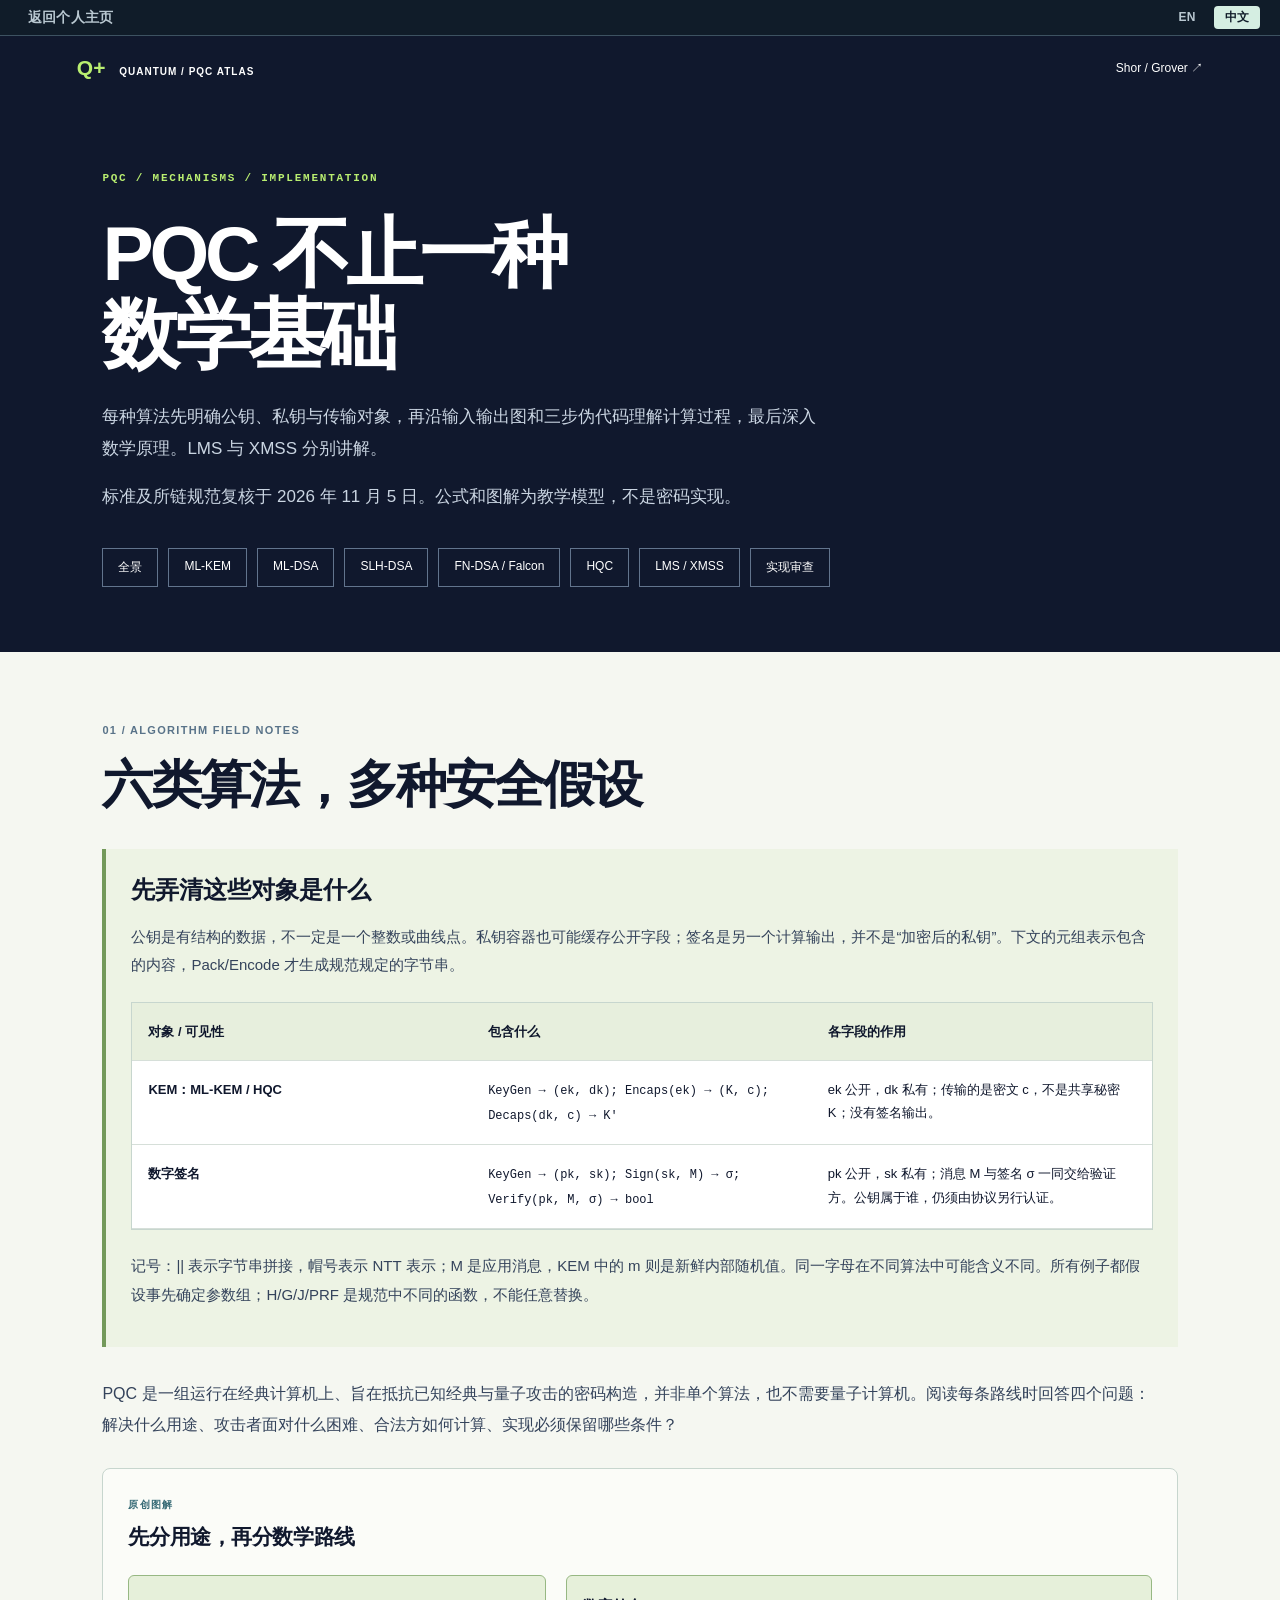
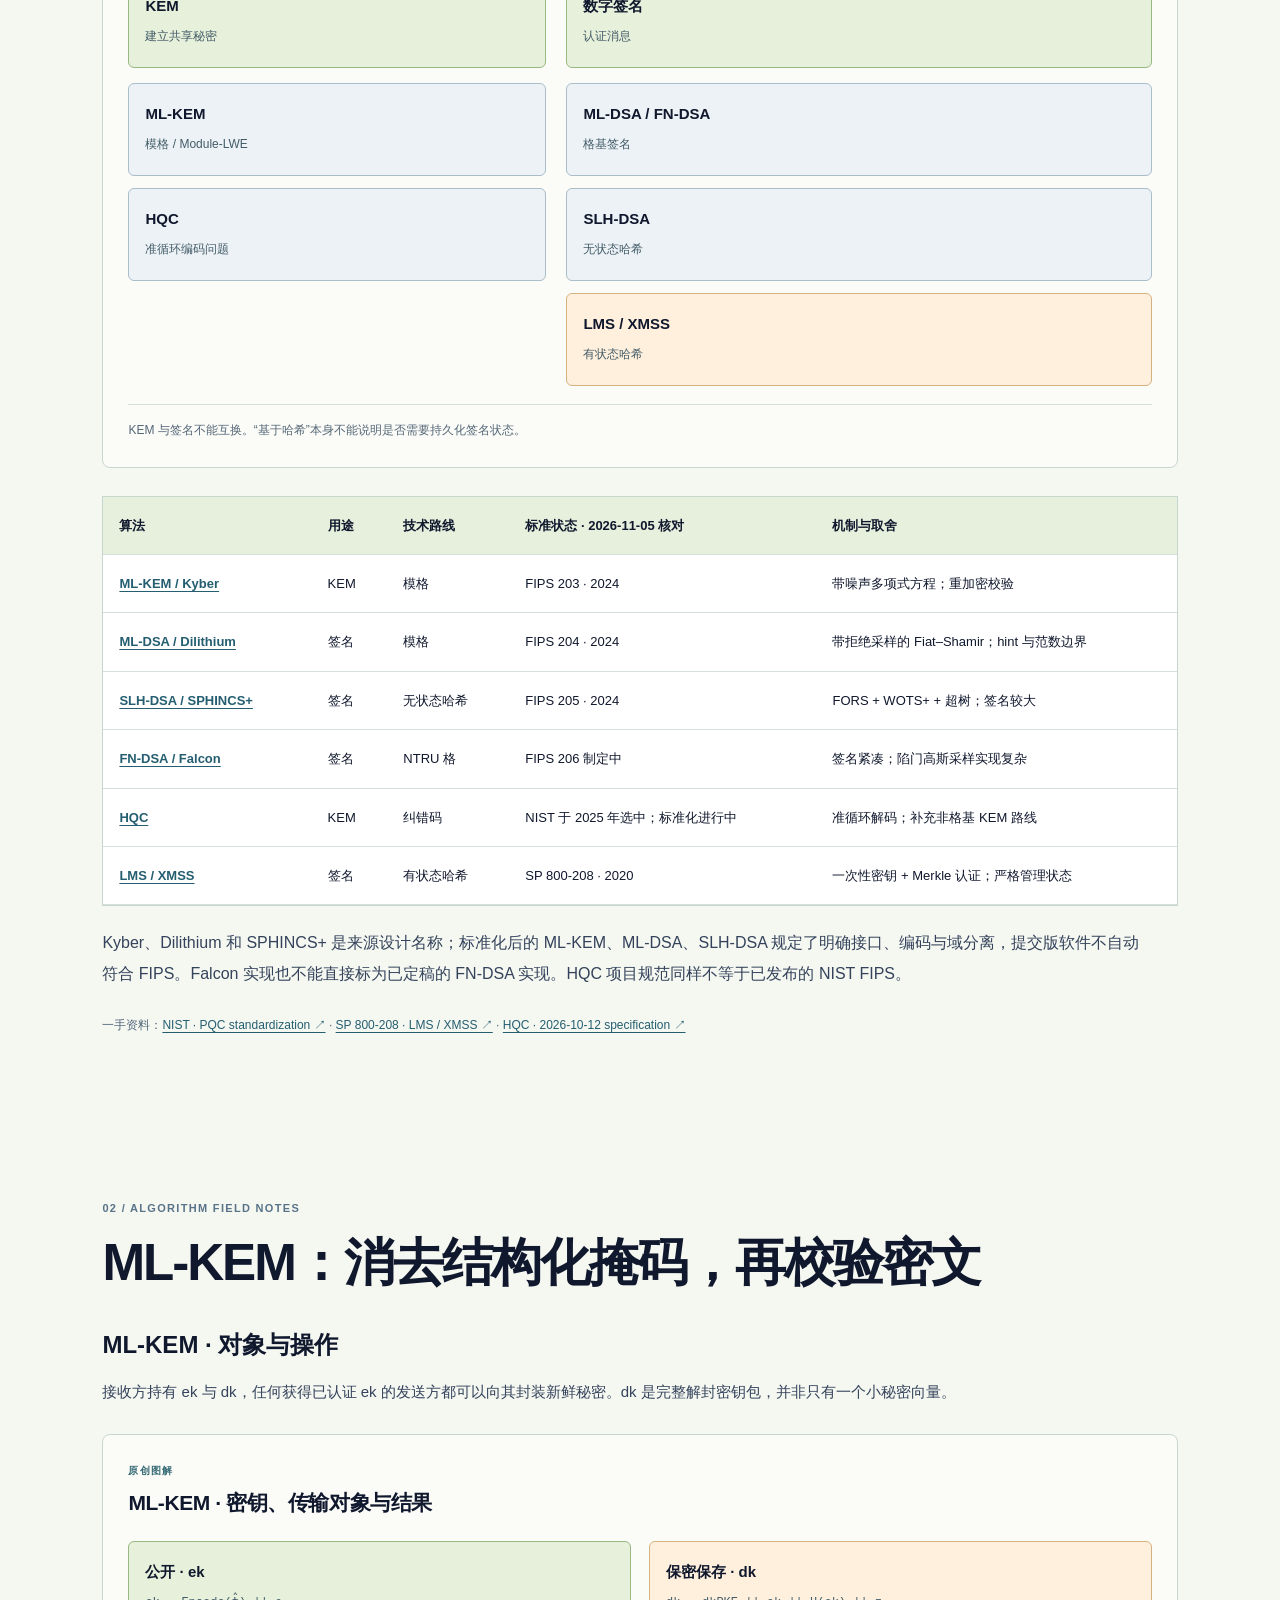
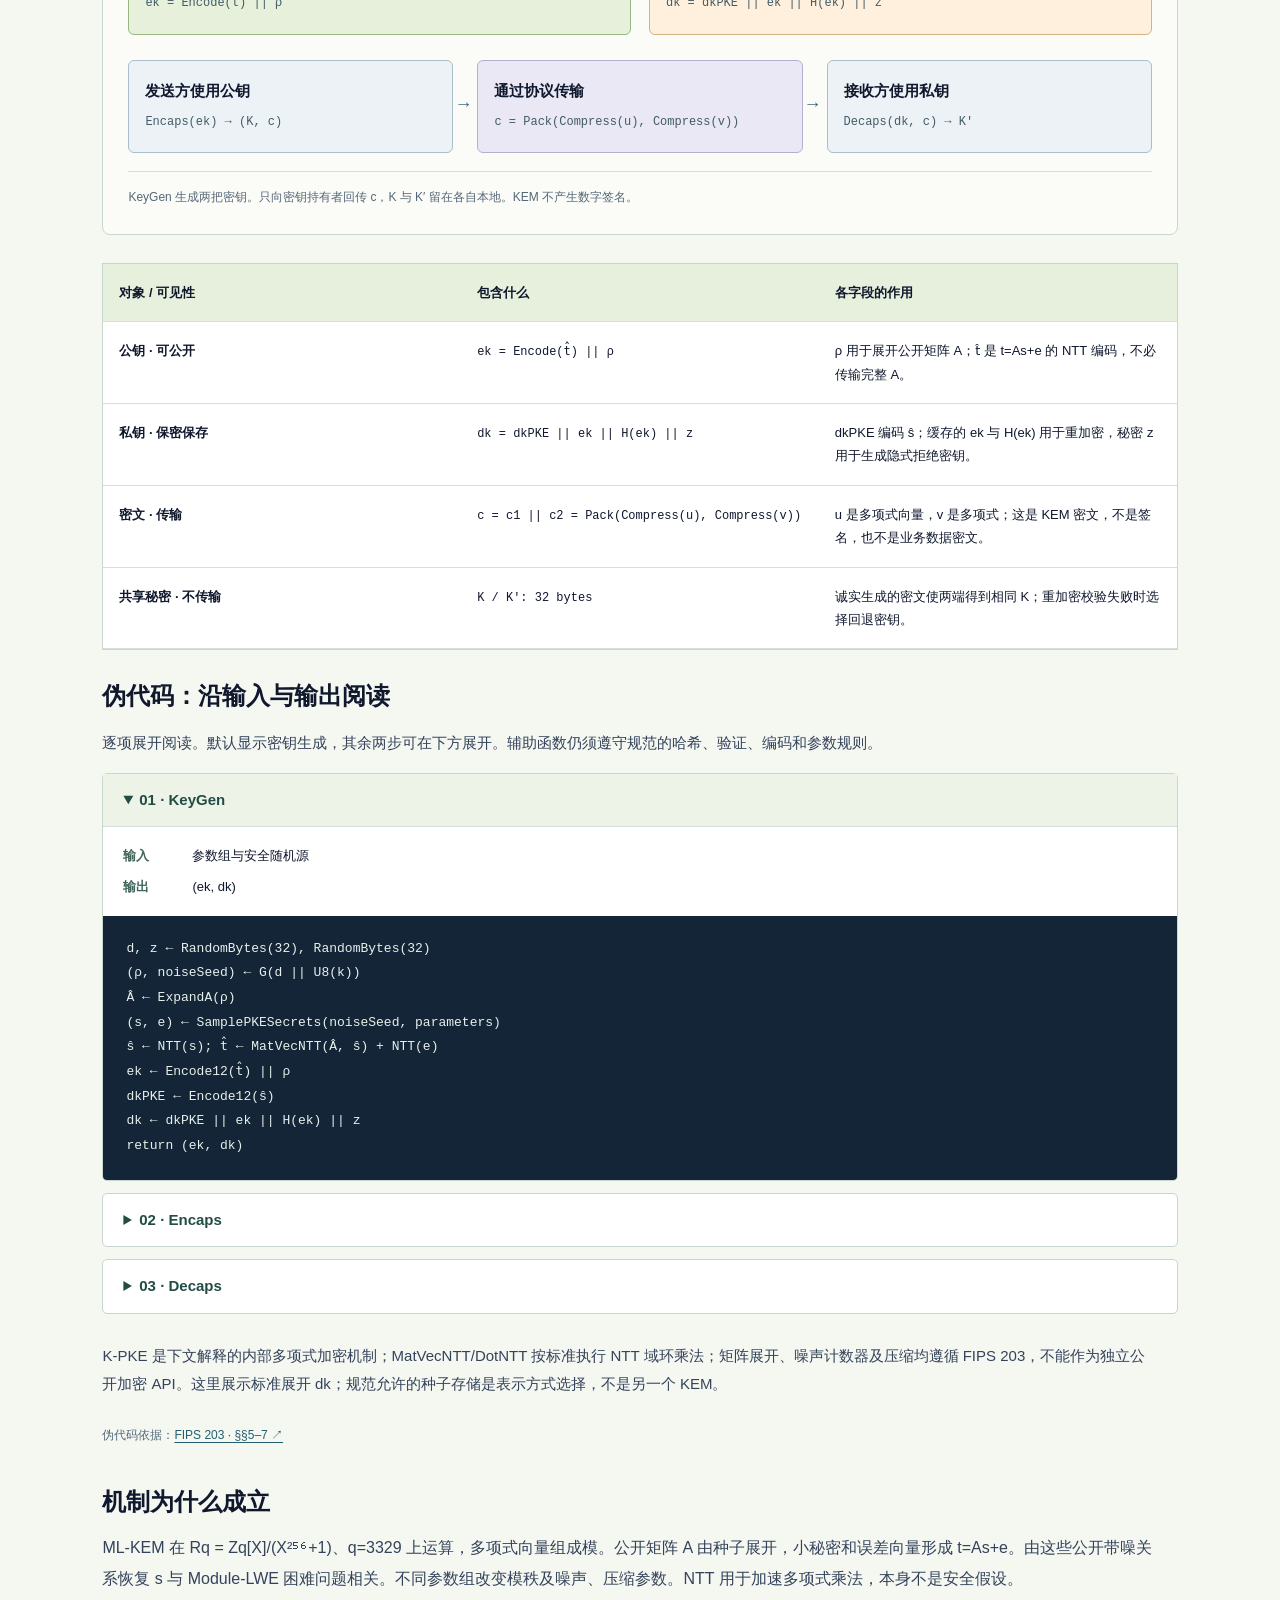
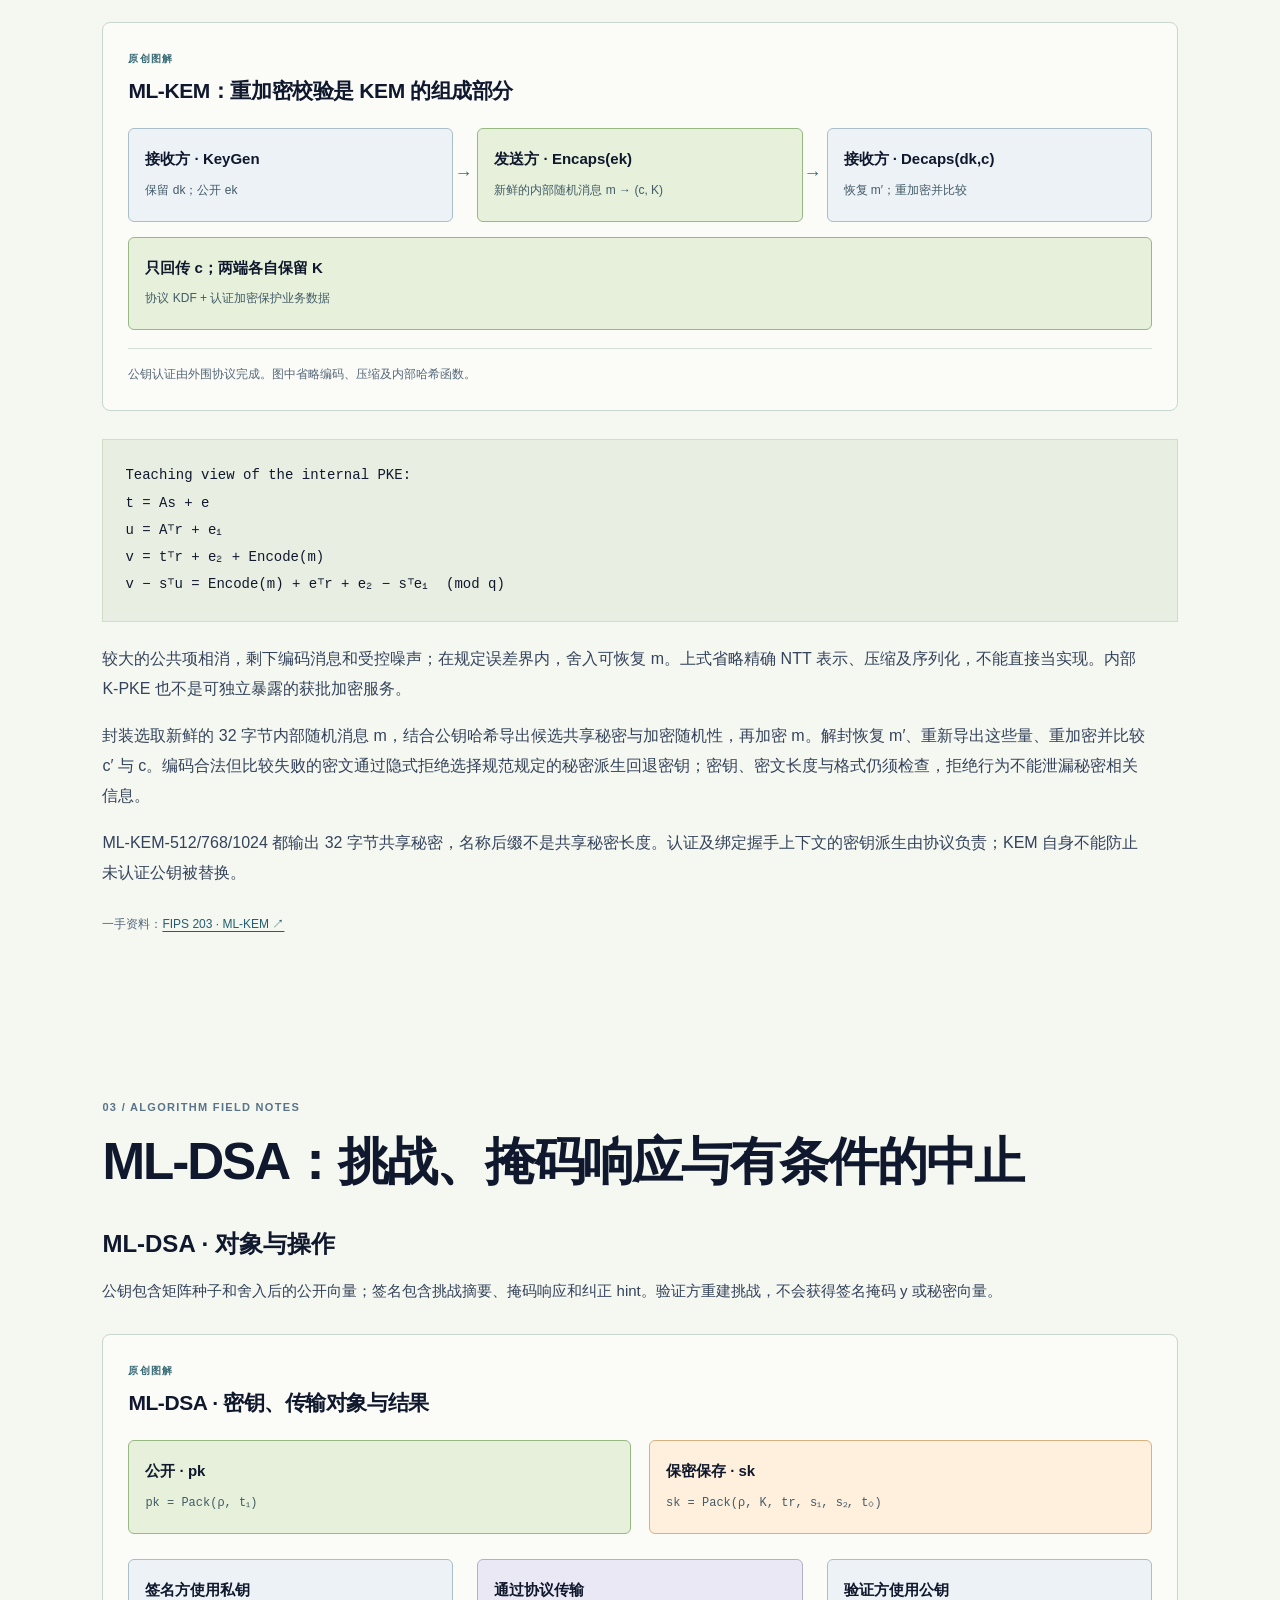
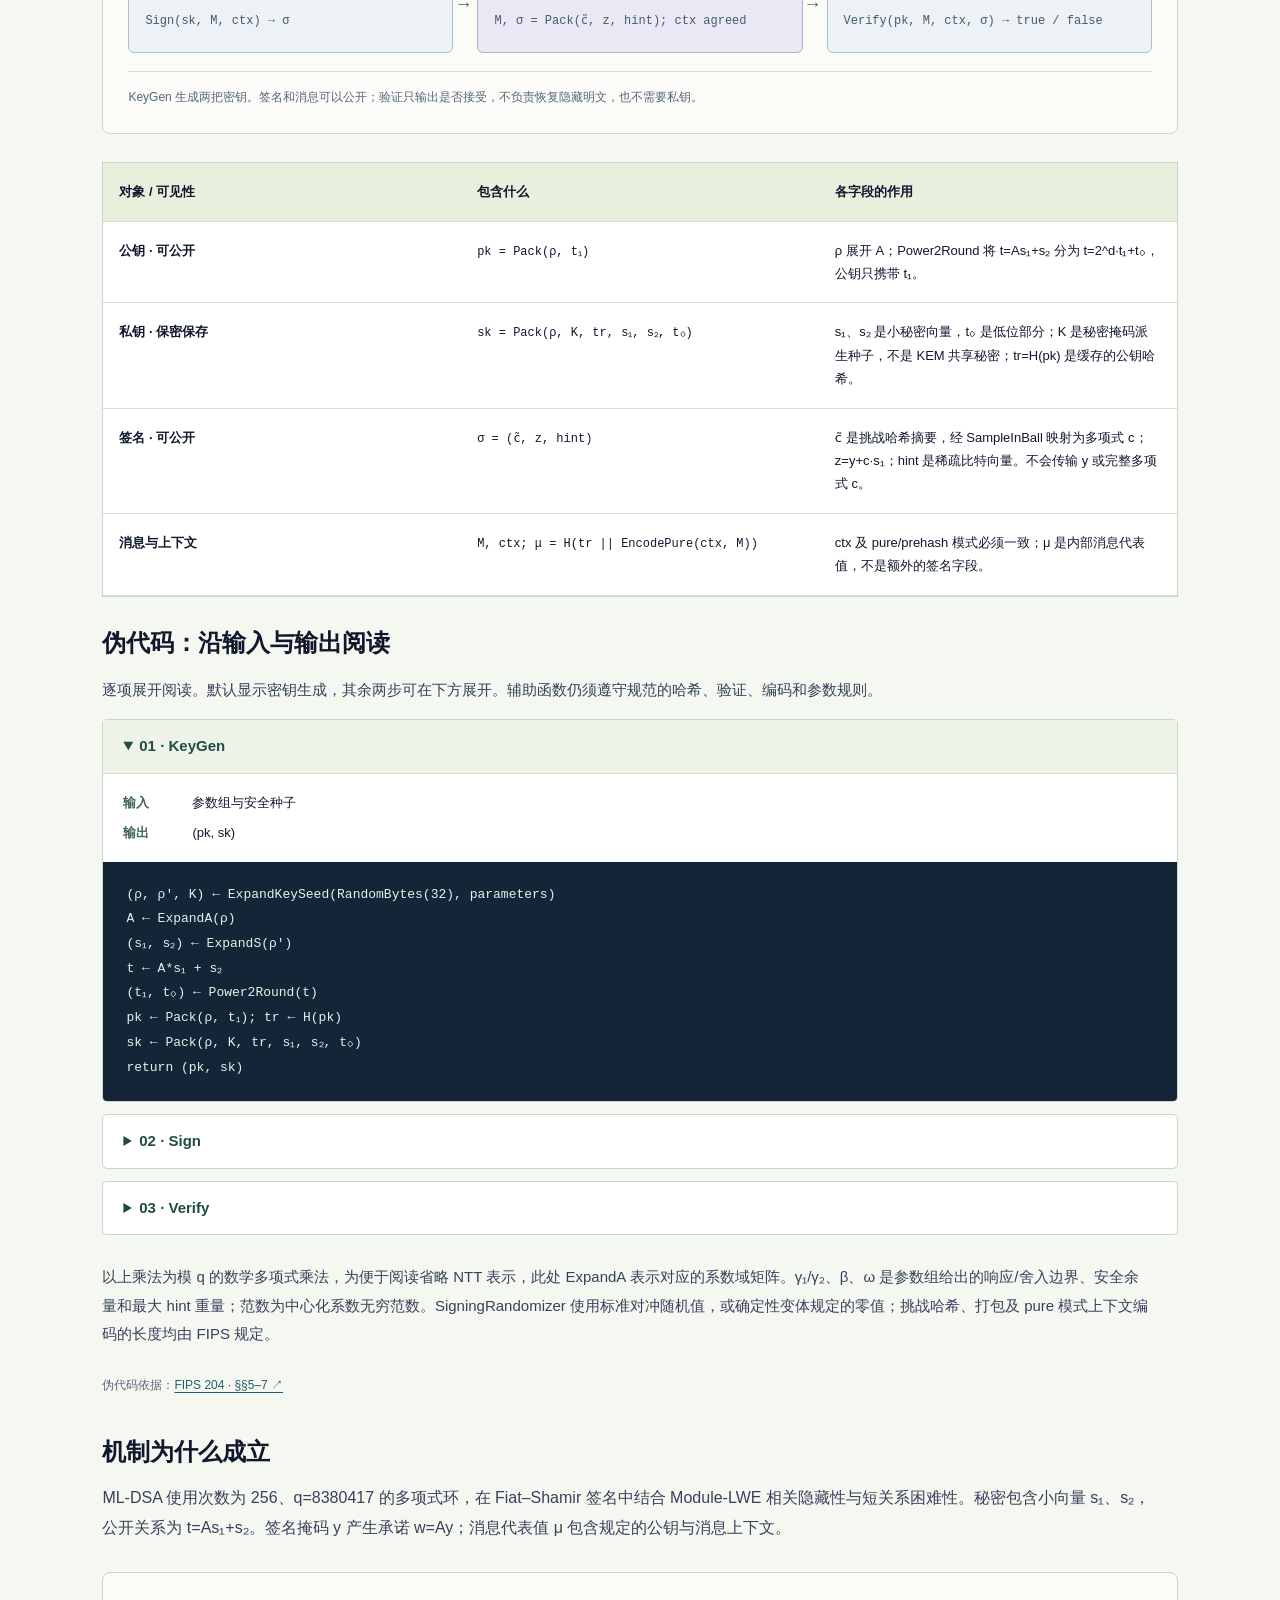
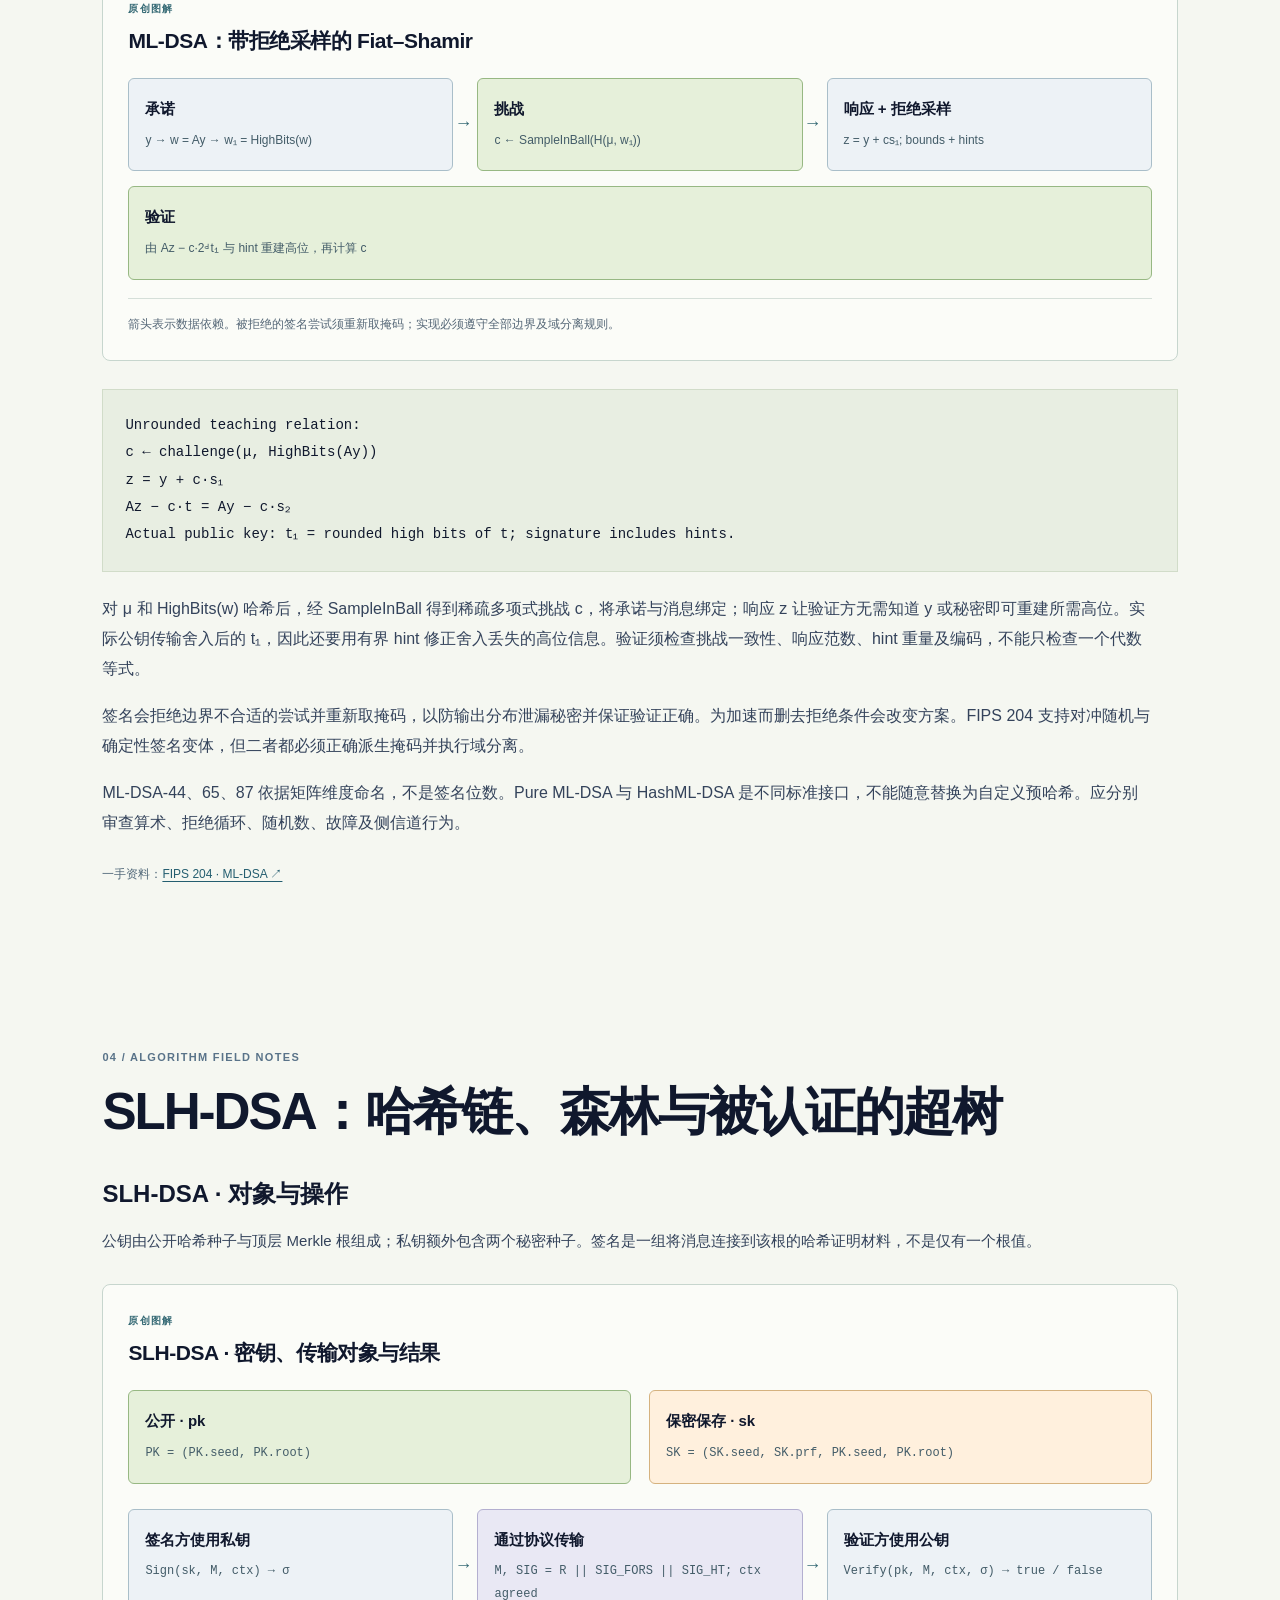
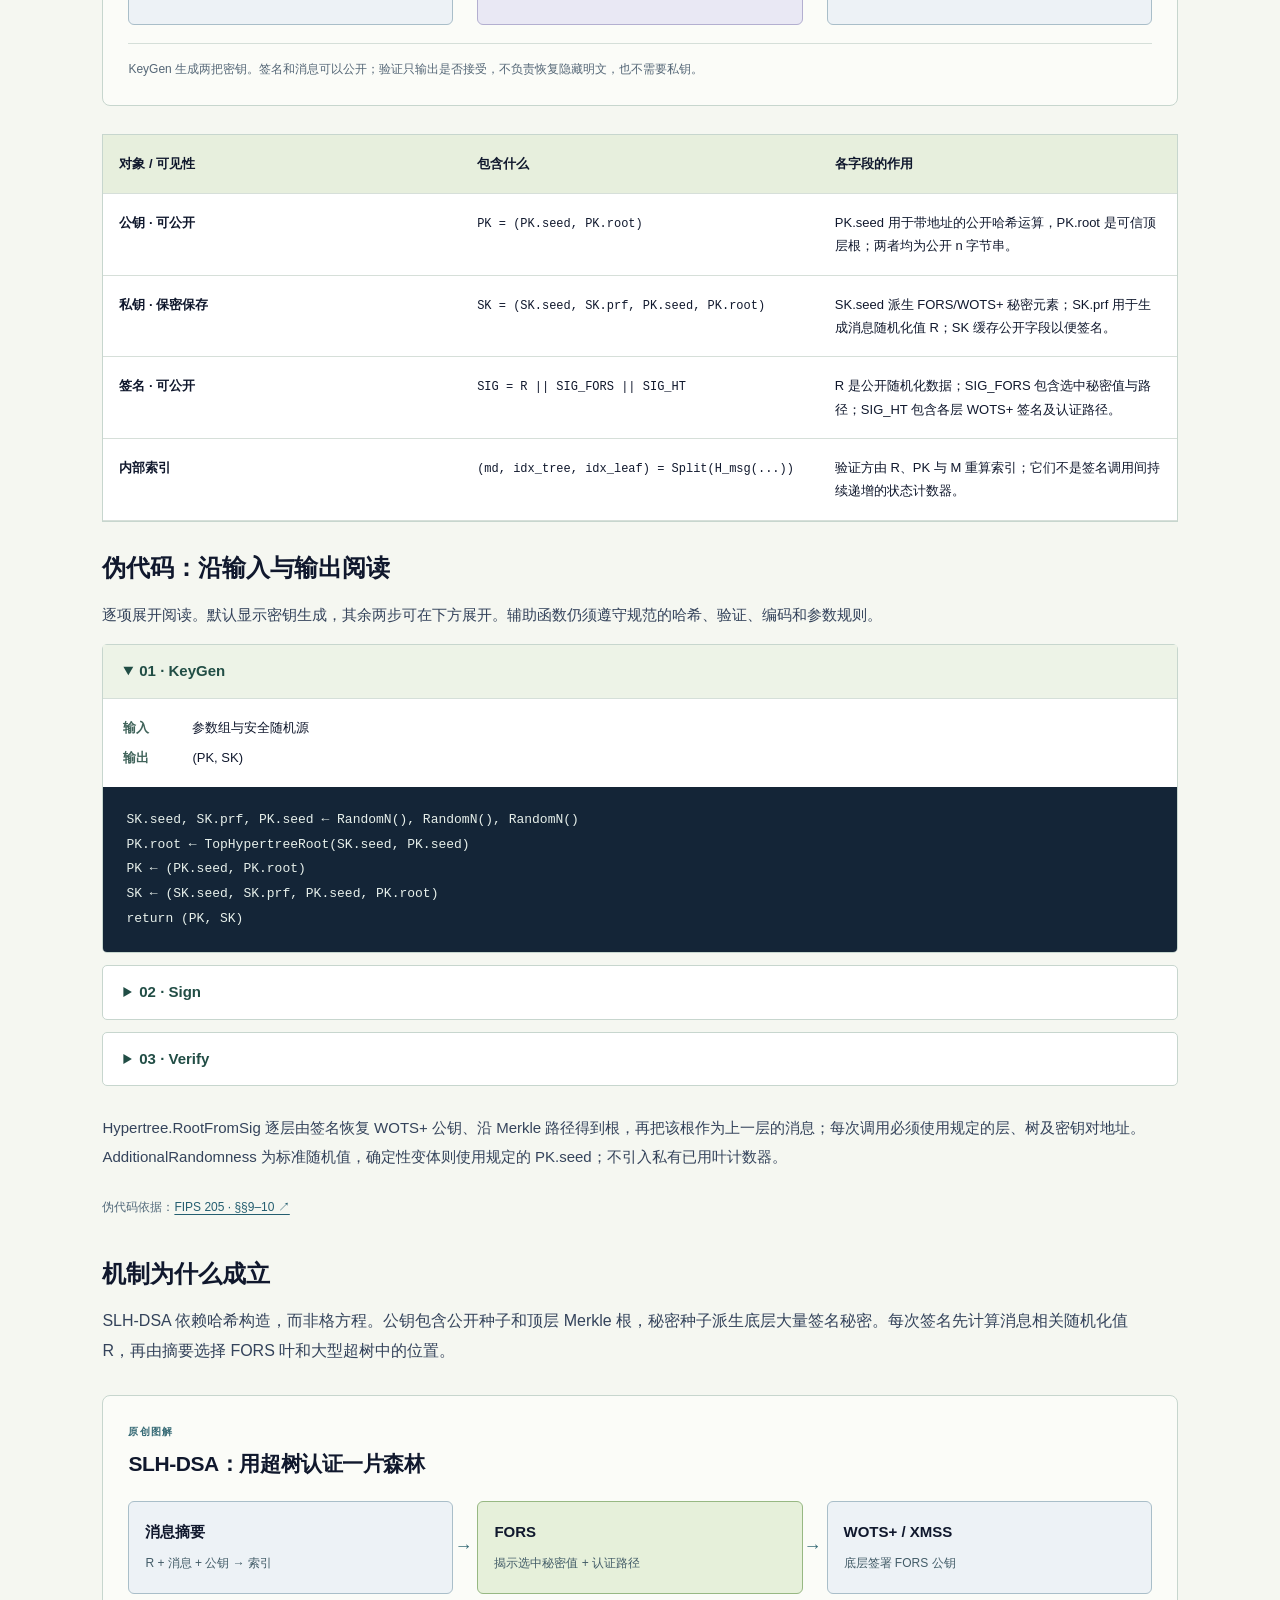
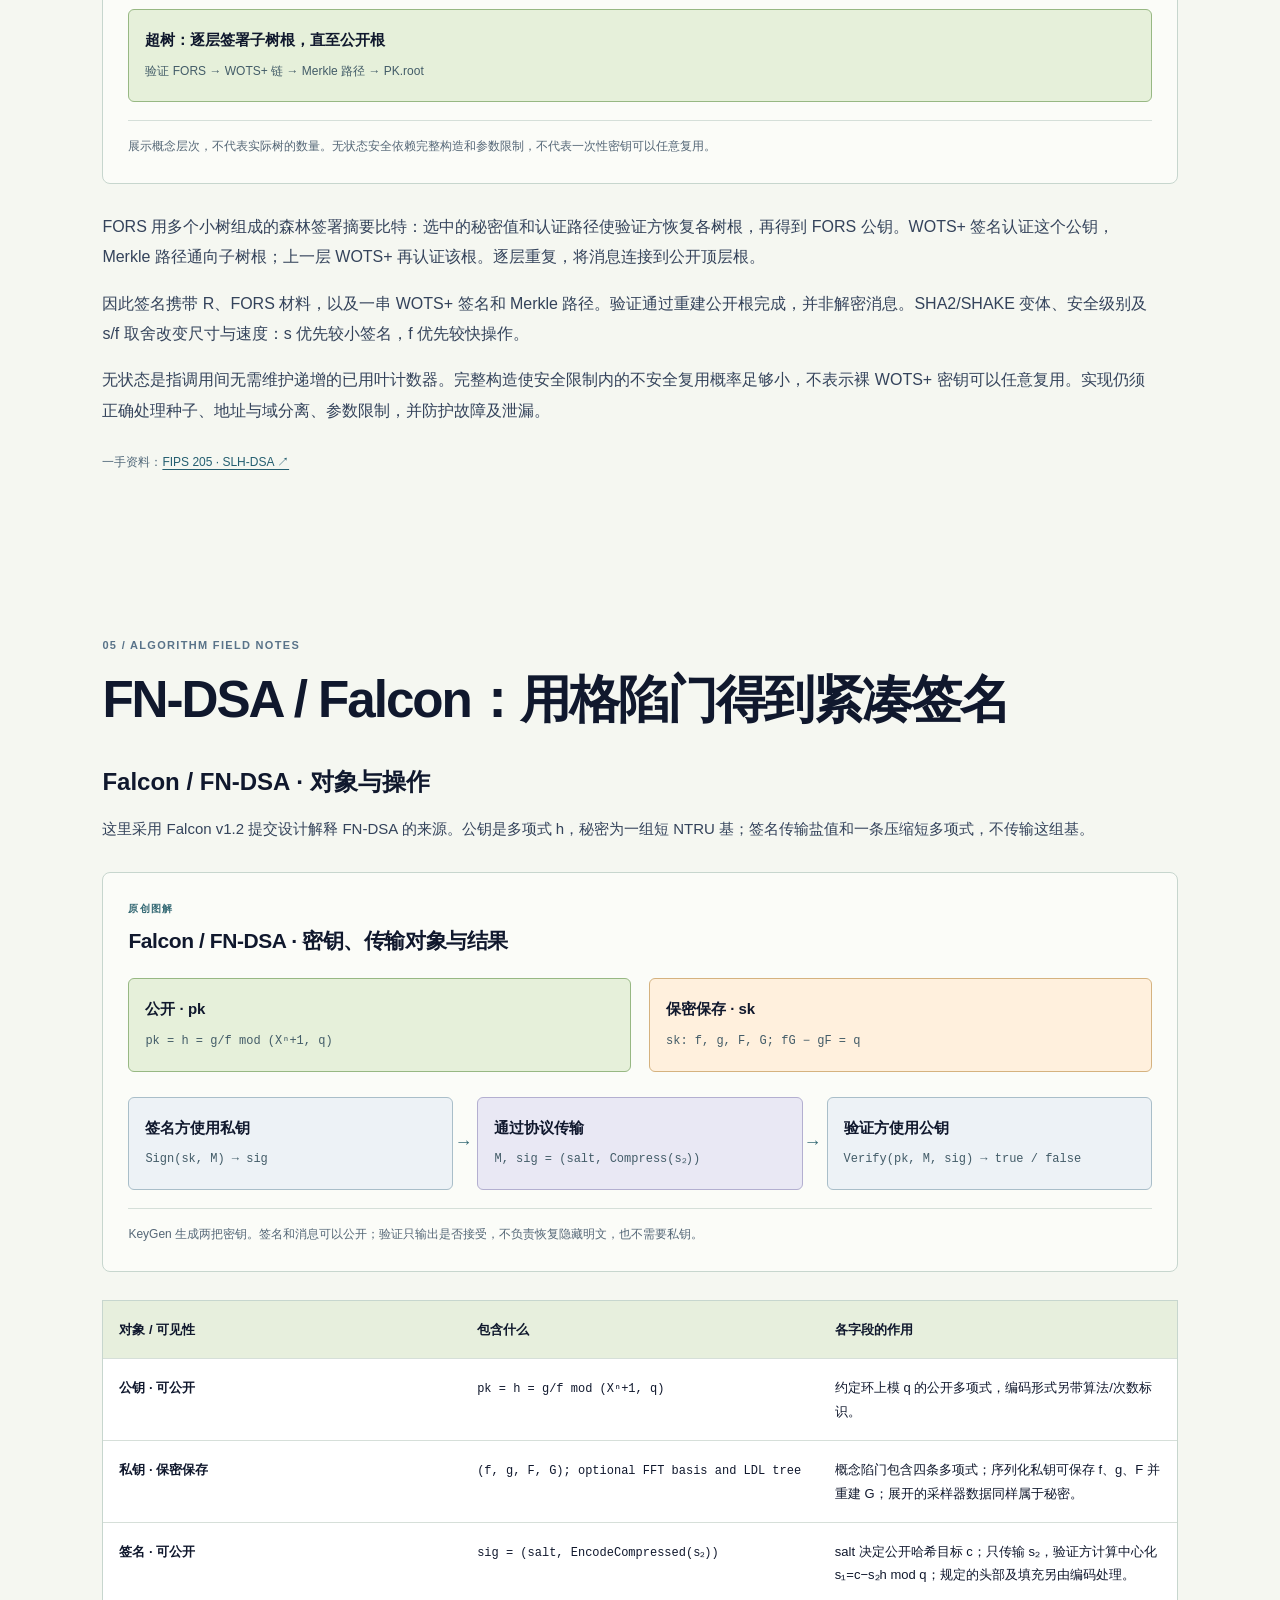
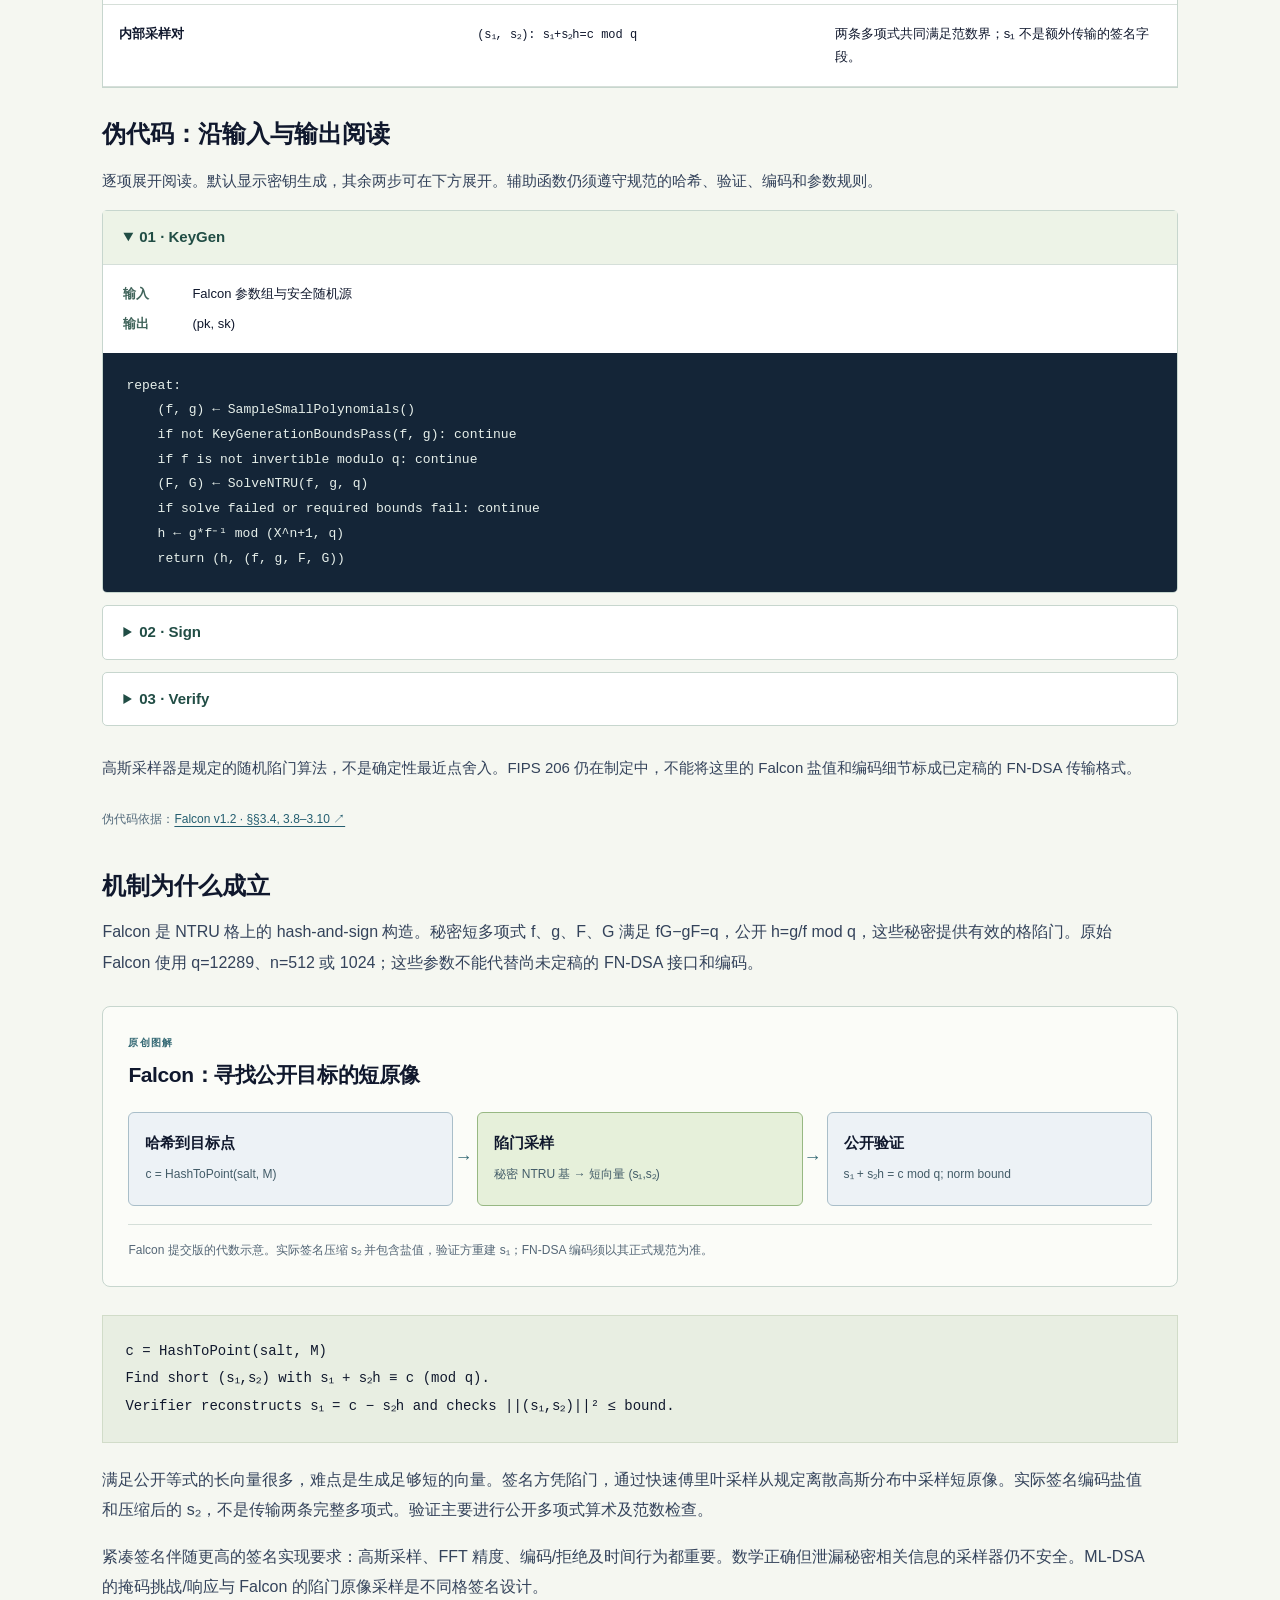
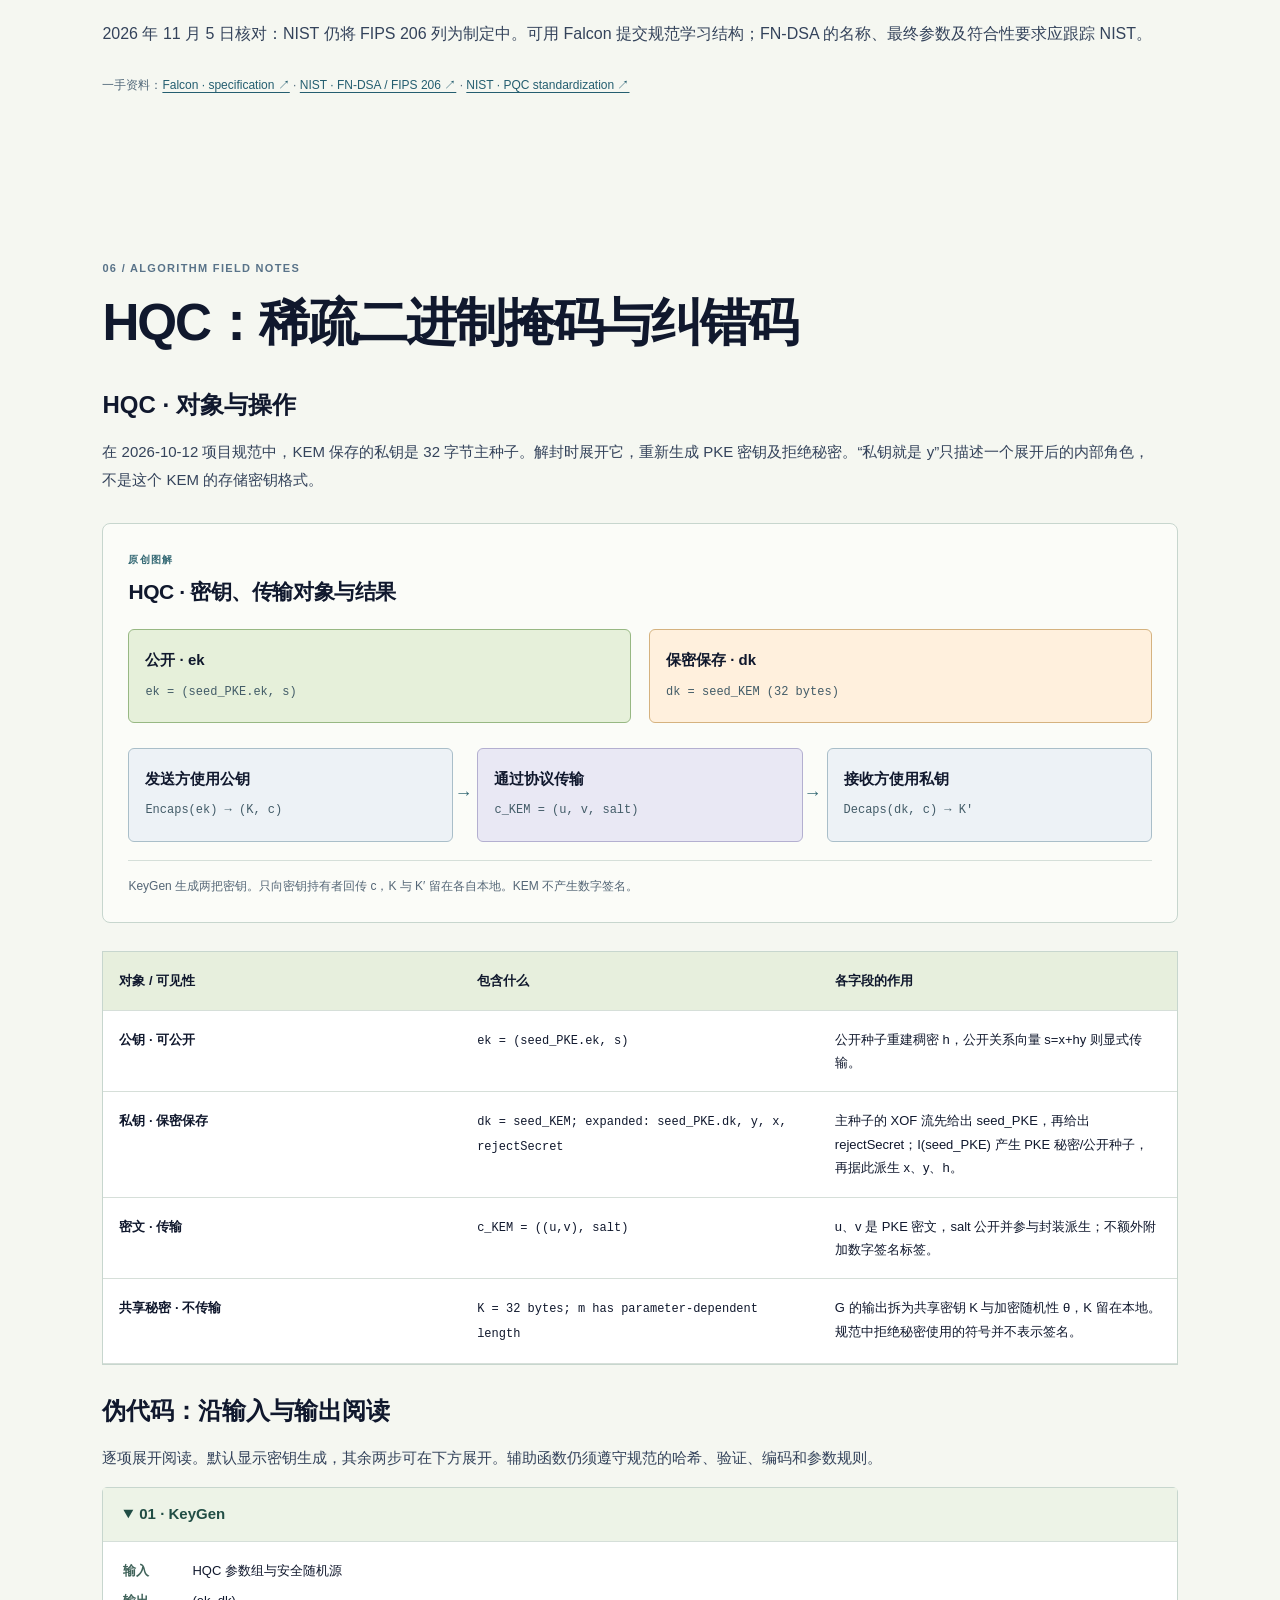
<file: pqc-algorithms.zh.html>
<!doctype html>
<html lang="zh-CN"><head><meta charset="utf-8"><meta name="viewport" content="width=device-width,initial-scale=1"><meta name="theme-color" content="#10182d"><meta name="description" content="六类 PQC 算法原理与原创图解：ML-KEM、ML-DSA、SLH-DSA、Falcon/FN-DSA、HQC、LMS/XMSS；计算流程、实现边界与标准状态。"><title>PQC 算法详解 · Quantum / PQC Atlas</title><link rel="stylesheet" href="style.css"><link rel="stylesheet" href="guide.css"><link rel="stylesheet" href="learning.css"><script src="language.js"></script><link rel="stylesheet" href="home-navigation.css"></head>
<body class="guide-page algorithm-page"><nav id="atlas-langbar" aria-label="站点导航与语言选择"><a class="atlas-home-link" href="https://shundazhang.github.io/index.zh.html">返回个人主页</a><a data-atlas-lang="en" href="pqc-algorithms.html" >EN</a><a data-atlas-lang="zh" href="pqc-algorithms.zh.html" aria-current="page">中文</a></nav><a class="skip" href="#main">跳至正文</a><header class="guide-topbar"><a class="guide-brand" href="index.zh.html">Q+ <span>QUANTUM / PQC ATLAS</span></a><a href="quantum-guide.zh.html#shor">Shor / Grover ↗</a></header><main id="main"><section class="guide-hero"><span class="eyebrow">PQC / MECHANISMS / IMPLEMENTATION</span><h1>PQC 不止一种<br>数学基础</h1><p>每种算法先明确公钥、私钥与传输对象，再沿输入输出图和三步伪代码理解计算过程，最后深入数学原理。LMS 与 XMSS 分别讲解。</p><p class="algorithm-review">标准及所链规范复核于 2026 年 11 月 5 日。公式和图解为教学模型，不是密码实现。</p><nav class="guide-jumps" aria-label="本页目录"><a href="#landscape">全景</a><a href="#ml-kem">ML-KEM</a><a href="#ml-dsa">ML-DSA</a><a href="#slh-dsa">SLH-DSA</a><a href="#fn-dsa">FN-DSA / Falcon</a><a href="#hqc">HQC</a><a href="#stateful">LMS / XMSS</a><a href="#comparison">实现审查</a></nav></section><section class="guide-section algorithm-section" id="landscape"><div class="guide-heading"><span>01 / ALGORITHM FIELD NOTES</span><h2>六类算法，多种安全假设</h2></div><div class="pqc-reading-key"><h3>先弄清这些对象是什么</h3><p>公钥是有结构的数据，不一定是一个整数或曲线点。私钥容器也可能缓存公开字段；签名是另一个计算输出，并不是“加密后的私钥”。下文的元组表示包含的内容，Pack/Encode 才生成规范规定的字节串。</p><div class="algorithm-table-wrap object-table" tabindex="0"><table class="algorithm-table"><thead><tr><th scope="col">对象 / 可见性</th><th scope="col">包含什么</th><th scope="col">各字段的作用</th></tr></thead><tbody><tr><th scope="row">KEM：ML-KEM / HQC</th><td><code>KeyGen → (ek, dk); Encaps(ek) → (K, c); Decaps(dk, c) → K′</code></td><td>ek 公开，dk 私有；传输的是密文 c，不是共享秘密 K；没有签名输出。</td></tr><tr><th scope="row">数字签名</th><td><code>KeyGen → (pk, sk); Sign(sk, M) → σ; Verify(pk, M, σ) → bool</code></td><td>pk 公开，sk 私有；消息 M 与签名 σ 一同交给验证方。公钥属于谁，仍须由协议另行认证。</td></tr></tbody></table></div><p>记号：|| 表示字节串拼接，帽号表示 NTT 表示；M 是应用消息，KEM 中的 m 则是新鲜内部随机值。同一字母在不同算法中可能含义不同。所有例子都假设事先确定参数组；H/G/J/PRF 是规范中不同的函数，不能任意替换。</p></div><p>PQC 是一组运行在经典计算机上、旨在抵抗已知经典与量子攻击的密码构造，并非单个算法，也不需要量子计算机。阅读每条路线时回答四个问题：解决什么用途、攻击者面对什么困难、合法方如何计算、实现必须保留哪些条件？</p><figure class="learning-figure" aria-labelledby="pqc-map-title"><span class="figure-tag">原创图解</span><h3 id="pqc-map-title">先分用途，再分数学路线</h3><div class="learning-split"><div><div class="learning-node accent"><strong>KEM</strong><span>建立共享秘密</span></div><div class="learning-flow"><div class="learning-node "><strong>ML-KEM</strong><span>模格 / Module-LWE</span></div><div class="learning-node "><strong>HQC</strong><span>准循环编码问题</span></div></div></div><div><div class="learning-node accent"><strong>数字签名</strong><span>认证消息</span></div><div class="learning-branches"><div class="learning-node "><strong>ML-DSA / FN-DSA</strong><span>格基签名</span></div><div class="learning-node "><strong>SLH-DSA</strong><span>无状态哈希</span></div><div class="learning-node caution"><strong>LMS / XMSS</strong><span>有状态哈希</span></div></div></div></div><figcaption>KEM 与签名不能互换。“基于哈希”本身不能说明是否需要持久化签名状态。</figcaption></figure><div class="algorithm-table-wrap" tabindex="0"><table class="algorithm-table"><thead><tr><th scope="col">算法</th><th scope="col">用途</th><th scope="col">技术路线</th><th scope="col">标准状态 · 2026-11-05 核对</th><th scope="col">机制与取舍</th></tr></thead><tbody><tr><th scope="row"><a href="#ml-kem">ML-KEM / Kyber</a></th><td>KEM</td><td>模格</td><td>FIPS 203 · 2024</td><td>带噪声多项式方程；重加密校验</td></tr><tr><th scope="row"><a href="#ml-dsa">ML-DSA / Dilithium</a></th><td>签名</td><td>模格</td><td>FIPS 204 · 2024</td><td>带拒绝采样的 Fiat–Shamir；hint 与范数边界</td></tr><tr><th scope="row"><a href="#slh-dsa">SLH-DSA / SPHINCS+</a></th><td>签名</td><td>无状态哈希</td><td>FIPS 205 · 2024</td><td>FORS + WOTS+ + 超树；签名较大</td></tr><tr><th scope="row"><a href="#fn-dsa">FN-DSA / Falcon</a></th><td>签名</td><td>NTRU 格</td><td>FIPS 206 制定中</td><td>签名紧凑；陷门高斯采样实现复杂</td></tr><tr><th scope="row"><a href="#hqc">HQC</a></th><td>KEM</td><td>纠错码</td><td>NIST 于 2025 年选中；标准化进行中</td><td>准循环解码；补充非格基 KEM 路线</td></tr><tr><th scope="row"><a href="#stateful">LMS / XMSS</a></th><td>签名</td><td>有状态哈希</td><td>SP 800-208 · 2020</td><td>一次性密钥 + Merkle 认证；严格管理状态</td></tr></tbody></table></div><p>Kyber、Dilithium 和 SPHINCS+ 是来源设计名称；标准化后的 ML-KEM、ML-DSA、SLH-DSA 规定了明确接口、编码与域分离，提交版软件不自动符合 FIPS。Falcon 实现也不能直接标为已定稿的 FN-DSA 实现。HQC 项目规范同样不等于已发布的 NIST FIPS。</p><p class="algorithm-references">一手资料：<a href="https://csrc.nist.gov/projects/post-quantum-cryptography/post-quantum-cryptography-standardization" target="_blank" rel="noopener noreferrer">NIST · PQC standardization ↗</a> · <a href="https://csrc.nist.gov/pubs/sp/800/208/final" target="_blank" rel="noopener noreferrer">SP 800-208 · LMS / XMSS ↗</a> · <a href="https://pqc-hqc.org/doc/hqc_specifications_2026_10_12.pdf" target="_blank" rel="noopener noreferrer">HQC · 2026-10-12 specification ↗</a></p></section><section class="guide-section algorithm-section" id="ml-kem"><div class="guide-heading"><span>02 / ALGORITHM FIELD NOTES</span><h2>ML-KEM：消去结构化掩码，再校验密文</h2></div><article class="pqc-protocol" id="interface-ml-kem" data-scheme="ml-kem"><h3>ML-KEM · 对象与操作</h3><p>接收方持有 ek 与 dk，任何获得已认证 ek 的发送方都可以向其封装新鲜秘密。dk 是完整解封密钥包，并非只有一个小秘密向量。</p><figure class="learning-figure" aria-labelledby="objects-ml-kem-title"><span class="figure-tag">原创图解</span><h3 id="objects-ml-kem-title">ML-KEM · 密钥、传输对象与结果</h3><div class="pqc-key-pair"><div class="learning-node accent"><strong>公开 · ek</strong><span>ek = Encode(t̂) || ρ</span></div><div class="learning-node caution"><strong>保密保存 · dk</strong><span>dk = dkPKE || ek || H(ek) || z</span></div></div><div class="pqc-object-transfer"><div class="learning-node "><strong>发送方使用公钥</strong><span>Encaps(ek) → (K, c)</span></div><div class="learning-node artifact"><strong>通过协议传输</strong><span>c = Pack(Compress(u), Compress(v))</span></div><div class="learning-node "><strong>接收方使用私钥</strong><span>Decaps(dk, c) → K′</span></div></div><figcaption>KeyGen 生成两把密钥。只向密钥持有者回传 c，K 与 K′ 留在各自本地。KEM 不产生数字签名。</figcaption></figure><div class="algorithm-table-wrap object-table" tabindex="0"><table class="algorithm-table"><thead><tr><th scope="col">对象 / 可见性</th><th scope="col">包含什么</th><th scope="col">各字段的作用</th></tr></thead><tbody><tr><th scope="row">公钥 · 可公开</th><td><code>ek = Encode(t̂) || ρ</code></td><td>ρ 用于展开公开矩阵 A；t̂ 是 t=As+e 的 NTT 编码，不必传输完整 A。</td></tr><tr><th scope="row">私钥 · 保密保存</th><td><code>dk = dkPKE || ek || H(ek) || z</code></td><td>dkPKE 编码 ŝ；缓存的 ek 与 H(ek) 用于重加密，秘密 z 用于生成隐式拒绝密钥。</td></tr><tr><th scope="row">密文 · 传输</th><td><code>c = c1 || c2 = Pack(Compress(u), Compress(v))</code></td><td>u 是多项式向量，v 是多项式；这是 KEM 密文，不是签名，也不是业务数据密文。</td></tr><tr><th scope="row">共享秘密 · 不传输</th><td><code>K / K′: 32 bytes</code></td><td>诚实生成的密文使两端得到相同 K；重加密校验失败时选择回退密钥。</td></tr></tbody></table></div><div class="pqc-operations"><h3>伪代码：沿输入与输出阅读</h3><p>逐项展开阅读。默认显示密钥生成，其余两步可在下方展开。辅助函数仍须遵守规范的哈希、验证、编码和参数规则。</p><details class="pqc-operation" id="ml-kem-keygen" open><summary>01 · KeyGen</summary><dl class="operation-io"><dt>输入</dt><dd>参数组与安全随机源</dd><dt>输出</dt><dd>(ek, dk)</dd></dl><pre tabindex="0" aria-label="ml-kem KeyGen 伪代码"><code>d, z ← RandomBytes(32), RandomBytes(32)
(ρ, noiseSeed) ← G(d || U8(k))
Â ← ExpandA(ρ)
(s, e) ← SamplePKESecrets(noiseSeed, parameters)
ŝ ← NTT(s); t̂ ← MatVecNTT(Â, ŝ) + NTT(e)
ek ← Encode12(t̂) || ρ
dkPKE ← Encode12(ŝ)
dk ← dkPKE || ek || H(ek) || z
return (ek, dk)</code></pre></details><details class="pqc-operation" id="ml-kem-encaps"><summary>02 · Encaps</summary><dl class="operation-io"><dt>输入</dt><dd>ek</dd><dt>输出</dt><dd>(K, c)</dd></dl><pre tabindex="0" aria-label="ml-kem Encaps 伪代码"><code>CheckEncapsulationKey(ek)
m ← RandomBytes(32)
(K, coins) ← G(m || H(ek))
(t̂, ρ) ← DecodePKEPublicKey(ek); Â ← ExpandA(ρ)
(r, e₁, e₂) ← SampleEncryptionNoise(coins, parameters)
u ← InverseNTT(MatVecNTT(Transpose(Â), NTT(r))) + e₁
v ← InverseNTT(DotNTT(t̂, NTT(r))) + e₂ + EncodeMessage(m)
c ← PackCompressed(u, v, parameters)
return (K, c)</code></pre></details><details class="pqc-operation" id="ml-kem-decaps"><summary>03 · Decaps</summary><dl class="operation-io"><dt>输入</dt><dd>dk, c</dd><dt>输出</dt><dd>K′</dd></dl><pre tabindex="0" aria-label="ml-kem Decaps 伪代码"><code>CheckDecapsulationInputs(dk, c)
(dkPKE, ek, hek, z) ← Parse(dk)
ŝ ← Decode12(dkPKE); (u, v) ← UnpackDecompress(c)
m′ ← DecodeMessage(v − InverseNTT(DotNTT(ŝ, NTT(u))))
(Kgood, coins′) ← G(m′ || hek)
c′ ← K-PKE.Encrypt(ek, m′, coins′)
Kbad ← J(z || c)
return ConstantTimeSelect(c′ == c, Kgood, Kbad)</code></pre></details></div><p>K-PKE 是下文解释的内部多项式加密机制；MatVecNTT/DotNTT 按标准执行 NTT 域环乘法；矩阵展开、噪声计数器及压缩均遵循 FIPS 203，不能作为独立公开加密 API。这里展示标准展开 dk；规范允许的种子存储是表示方式选择，不是另一个 KEM。</p><p class="algorithm-references">伪代码依据：<a href="https://csrc.nist.gov/pubs/fips/203/final" target="_blank" rel="noopener noreferrer">FIPS 203 · §§5–7 ↗</a></p></article><h3>机制为什么成立</h3><p>ML-KEM 在 Rq = Zq[X]/(X²⁵⁶+1)、q=3329 上运算，多项式向量组成模。公开矩阵 A 由种子展开，小秘密和误差向量形成 t=As+e。由这些公开带噪关系恢复 s 与 Module-LWE 困难问题相关。不同参数组改变模秩及噪声、压缩参数。NTT 用于加速多项式乘法，本身不是安全假设。</p><figure class="learning-figure" aria-labelledby="mlkem-flow-title"><span class="figure-tag">原创图解</span><h3 id="mlkem-flow-title">ML-KEM：重加密校验是 KEM 的组成部分</h3><div class="learning-flow"><div class="learning-node "><strong>接收方 · KeyGen</strong><span>保留 dk；公开 ek</span></div><div class="learning-node accent"><strong>发送方 · Encaps(ek)</strong><span>新鲜的内部随机消息 m → (c, K)</span></div><div class="learning-node "><strong>接收方 · Decaps(dk,c)</strong><span>恢复 m′；重加密并比较</span></div></div><div class="learning-node accent"><strong>只回传 c；两端各自保留 K</strong><span>协议 KDF + 认证加密保护业务数据</span></div><figcaption>公钥认证由外围协议完成。图中省略编码、压缩及内部哈希函数。</figcaption></figure><div class="algorithm-math"><code>Teaching view of the internal PKE:
t = As + e
u = Aᵀr + e₁
v = tᵀr + e₂ + Encode(m)
v − sᵀu = Encode(m) + eᵀr + e₂ − sᵀe₁  (mod q)</code></div><p>较大的公共项相消，剩下编码消息和受控噪声；在规定误差界内，舍入可恢复 m。上式省略精确 NTT 表示、压缩及序列化，不能直接当实现。内部 K-PKE 也不是可独立暴露的获批加密服务。</p><p>封装选取新鲜的 32 字节内部随机消息 m，结合公钥哈希导出候选共享秘密与加密随机性，再加密 m。解封恢复 m′、重新导出这些量、重加密并比较 c′ 与 c。编码合法但比较失败的密文通过隐式拒绝选择规范规定的秘密派生回退密钥；密钥、密文长度与格式仍须检查，拒绝行为不能泄漏秘密相关信息。</p><p>ML-KEM-512/768/1024 都输出 32 字节共享秘密，名称后缀不是共享秘密长度。认证及绑定握手上下文的密钥派生由协议负责；KEM 自身不能防止未认证公钥被替换。</p><p class="algorithm-references">一手资料：<a href="https://csrc.nist.gov/pubs/fips/203/final" target="_blank" rel="noopener noreferrer">FIPS 203 · ML-KEM ↗</a></p></section><section class="guide-section algorithm-section" id="ml-dsa"><div class="guide-heading"><span>03 / ALGORITHM FIELD NOTES</span><h2>ML-DSA：挑战、掩码响应与有条件的中止</h2></div><article class="pqc-protocol" id="interface-ml-dsa" data-scheme="ml-dsa"><h3>ML-DSA · 对象与操作</h3><p>公钥包含矩阵种子和舍入后的公开向量；签名包含挑战摘要、掩码响应和纠正 hint。验证方重建挑战，不会获得签名掩码 y 或秘密向量。</p><figure class="learning-figure" aria-labelledby="objects-ml-dsa-title"><span class="figure-tag">原创图解</span><h3 id="objects-ml-dsa-title">ML-DSA · 密钥、传输对象与结果</h3><div class="pqc-key-pair"><div class="learning-node accent"><strong>公开 · pk</strong><span>pk = Pack(ρ, t₁)</span></div><div class="learning-node caution"><strong>保密保存 · sk</strong><span>sk = Pack(ρ, K, tr, s₁, s₂, t₀)</span></div></div><div class="pqc-object-transfer"><div class="learning-node "><strong>签名方使用私钥</strong><span>Sign(sk, M, ctx) → σ</span></div><div class="learning-node artifact"><strong>通过协议传输</strong><span>M, σ = Pack(c̃, z, hint); ctx agreed</span></div><div class="learning-node "><strong>验证方使用公钥</strong><span>Verify(pk, M, ctx, σ) → true / false</span></div></div><figcaption>KeyGen 生成两把密钥。签名和消息可以公开；验证只输出是否接受，不负责恢复隐藏明文，也不需要私钥。</figcaption></figure><div class="algorithm-table-wrap object-table" tabindex="0"><table class="algorithm-table"><thead><tr><th scope="col">对象 / 可见性</th><th scope="col">包含什么</th><th scope="col">各字段的作用</th></tr></thead><tbody><tr><th scope="row">公钥 · 可公开</th><td><code>pk = Pack(ρ, t₁)</code></td><td>ρ 展开 A；Power2Round 将 t=As₁+s₂ 分为 t=2^d·t₁+t₀，公钥只携带 t₁。</td></tr><tr><th scope="row">私钥 · 保密保存</th><td><code>sk = Pack(ρ, K, tr, s₁, s₂, t₀)</code></td><td>s₁、s₂ 是小秘密向量，t₀ 是低位部分；K 是秘密掩码派生种子，不是 KEM 共享秘密；tr=H(pk) 是缓存的公钥哈希。</td></tr><tr><th scope="row">签名 · 可公开</th><td><code>σ = (c̃, z, hint)</code></td><td>c̃ 是挑战哈希摘要，经 SampleInBall 映射为多项式 c；z=y+c·s₁；hint 是稀疏比特向量。不会传输 y 或完整多项式 c。</td></tr><tr><th scope="row">消息与上下文</th><td><code>M, ctx; μ = H(tr || EncodePure(ctx, M))</code></td><td>ctx 及 pure/prehash 模式必须一致；μ 是内部消息代表值，不是额外的签名字段。</td></tr></tbody></table></div><div class="pqc-operations"><h3>伪代码：沿输入与输出阅读</h3><p>逐项展开阅读。默认显示密钥生成，其余两步可在下方展开。辅助函数仍须遵守规范的哈希、验证、编码和参数规则。</p><details class="pqc-operation" id="ml-dsa-keygen" open><summary>01 · KeyGen</summary><dl class="operation-io"><dt>输入</dt><dd>参数组与安全种子</dd><dt>输出</dt><dd>(pk, sk)</dd></dl><pre tabindex="0" aria-label="ml-dsa KeyGen 伪代码"><code>(ρ, ρ′, K) ← ExpandKeySeed(RandomBytes(32), parameters)
A ← ExpandA(ρ)
(s₁, s₂) ← ExpandS(ρ′)
t ← A*s₁ + s₂
(t₁, t₀) ← Power2Round(t)
pk ← Pack(ρ, t₁); tr ← H(pk)
sk ← Pack(ρ, K, tr, s₁, s₂, t₀)
return (pk, sk)</code></pre></details><details class="pqc-operation" id="ml-dsa-sign"><summary>02 · Sign</summary><dl class="operation-io"><dt>输入</dt><dd>sk, M, ctx</dd><dt>输出</dt><dd>σ</dd></dl><pre tabindex="0" aria-label="ml-dsa Sign 伪代码"><code>(ρ, K, tr, s₁, s₂, t₀) ← DecodeSK(sk)
μ ← H(tr || EncodePure(ctx, M))
maskSeed ← H(K || SigningRandomizer() || μ)
A ← ExpandA(ρ); counter ← 0
repeat:
    y ← ExpandMask(maskSeed, counter); counter ← counter + l
    w ← A*y; w₁ ← HighBits(w)
    c̃ ← ChallengeHash(μ || Encode(w₁)); c ← SampleInBall(c̃)
    z ← y + c*s₁
    r₀ ← LowBits(w − c*s₂)
    if ||z||∞ ≥ γ₁−β or ||r₀||∞ ≥ γ₂−β: continue
    if ||c*t₀||∞ ≥ γ₂: continue
    hint ← MakeHint(−c*t₀, w − c*s₂ + c*t₀)
    if Weight(hint) &gt; ω: continue
    return Pack(c̃, z, hint)</code></pre></details><details class="pqc-operation" id="ml-dsa-verify"><summary>03 · Verify</summary><dl class="operation-io"><dt>输入</dt><dd>pk, M, ctx, σ</dd><dt>输出</dt><dd>接受 / 拒绝</dd></dl><pre tabindex="0" aria-label="ml-dsa Verify 伪代码"><code>(ρ, t₁), (c̃, z, hint) ← StrictDecode(pk, σ)
if bad encoding or ||z||∞ ≥ γ₁−β or Weight(hint) &gt; ω: return false
μ ← H(H(pk) || EncodePure(ctx, M))
c ← SampleInBall(c̃); A ← ExpandA(ρ)
w′ ← A*z − c*(2^d*t₁)
w₁′ ← UseHint(hint, w′)
return c̃ == ChallengeHash(μ || Encode(w₁′))</code></pre></details></div><p>以上乘法为模 q 的数学多项式乘法，为便于阅读省略 NTT 表示，此处 ExpandA 表示对应的系数域矩阵。γ₁/γ₂、β、ω 是参数组给出的响应/舍入边界、安全余量和最大 hint 重量；范数为中心化系数无穷范数。SigningRandomizer 使用标准对冲随机值，或确定性变体规定的零值；挑战哈希、打包及 pure 模式上下文编码的长度均由 FIPS 规定。</p><p class="algorithm-references">伪代码依据：<a href="https://csrc.nist.gov/pubs/fips/204/final" target="_blank" rel="noopener noreferrer">FIPS 204 · §§5–7 ↗</a></p></article><h3>机制为什么成立</h3><p>ML-DSA 使用次数为 256、q=8380417 的多项式环，在 Fiat–Shamir 签名中结合 Module-LWE 相关隐藏性与短关系困难性。秘密包含小向量 s₁、s₂，公开关系为 t=As₁+s₂。签名掩码 y 产生承诺 w=Ay；消息代表值 μ 包含规定的公钥与消息上下文。</p><figure class="learning-figure" aria-labelledby="mldsa-flow-title"><span class="figure-tag">原创图解</span><h3 id="mldsa-flow-title">ML-DSA：带拒绝采样的 Fiat–Shamir</h3><div class="learning-flow"><div class="learning-node "><strong>承诺</strong><span>y → w = Ay → w₁ = HighBits(w)</span></div><div class="learning-node accent"><strong>挑战</strong><span>c ← SampleInBall(H(μ, w₁))</span></div><div class="learning-node "><strong>响应 + 拒绝采样</strong><span>z = y + cs₁; bounds + hints</span></div></div><div class="learning-node accent"><strong>验证</strong><span>由 Az − c·2ᵈt₁ 与 hint 重建高位，再计算 c</span></div><figcaption>箭头表示数据依赖。被拒绝的签名尝试须重新取掩码；实现必须遵守全部边界及域分离规则。</figcaption></figure><div class="algorithm-math"><code>Unrounded teaching relation:
c ← challenge(μ, HighBits(Ay))
z = y + c·s₁
Az − c·t = Ay − c·s₂
Actual public key: t₁ = rounded high bits of t; signature includes hints.</code></div><p>对 μ 和 HighBits(w) 哈希后，经 SampleInBall 得到稀疏多项式挑战 c，将承诺与消息绑定；响应 z 让验证方无需知道 y 或秘密即可重建所需高位。实际公钥传输舍入后的 t₁，因此还要用有界 hint 修正舍入丢失的高位信息。验证须检查挑战一致性、响应范数、hint 重量及编码，不能只检查一个代数等式。</p><p>签名会拒绝边界不合适的尝试并重新取掩码，以防输出分布泄漏秘密并保证验证正确。为加速而删去拒绝条件会改变方案。FIPS 204 支持对冲随机与确定性签名变体，但二者都必须正确派生掩码并执行域分离。</p><p>ML-DSA-44、65、87 依据矩阵维度命名，不是签名位数。Pure ML-DSA 与 HashML-DSA 是不同标准接口，不能随意替换为自定义预哈希。应分别审查算术、拒绝循环、随机数、故障及侧信道行为。</p><p class="algorithm-references">一手资料：<a href="https://csrc.nist.gov/pubs/fips/204/final" target="_blank" rel="noopener noreferrer">FIPS 204 · ML-DSA ↗</a></p></section><section class="guide-section algorithm-section" id="slh-dsa"><div class="guide-heading"><span>04 / ALGORITHM FIELD NOTES</span><h2>SLH-DSA：哈希链、森林与被认证的超树</h2></div><article class="pqc-protocol" id="interface-slh-dsa" data-scheme="slh-dsa"><h3>SLH-DSA · 对象与操作</h3><p>公钥由公开哈希种子与顶层 Merkle 根组成；私钥额外包含两个秘密种子。签名是一组将消息连接到该根的哈希证明材料，不是仅有一个根值。</p><figure class="learning-figure" aria-labelledby="objects-slh-dsa-title"><span class="figure-tag">原创图解</span><h3 id="objects-slh-dsa-title">SLH-DSA · 密钥、传输对象与结果</h3><div class="pqc-key-pair"><div class="learning-node accent"><strong>公开 · pk</strong><span>PK = (PK.seed, PK.root)</span></div><div class="learning-node caution"><strong>保密保存 · sk</strong><span>SK = (SK.seed, SK.prf, PK.seed, PK.root)</span></div></div><div class="pqc-object-transfer"><div class="learning-node "><strong>签名方使用私钥</strong><span>Sign(sk, M, ctx) → σ</span></div><div class="learning-node artifact"><strong>通过协议传输</strong><span>M, SIG = R || SIG_FORS || SIG_HT; ctx agreed</span></div><div class="learning-node "><strong>验证方使用公钥</strong><span>Verify(pk, M, ctx, σ) → true / false</span></div></div><figcaption>KeyGen 生成两把密钥。签名和消息可以公开；验证只输出是否接受，不负责恢复隐藏明文，也不需要私钥。</figcaption></figure><div class="algorithm-table-wrap object-table" tabindex="0"><table class="algorithm-table"><thead><tr><th scope="col">对象 / 可见性</th><th scope="col">包含什么</th><th scope="col">各字段的作用</th></tr></thead><tbody><tr><th scope="row">公钥 · 可公开</th><td><code>PK = (PK.seed, PK.root)</code></td><td>PK.seed 用于带地址的公开哈希运算，PK.root 是可信顶层根；两者均为公开 n 字节串。</td></tr><tr><th scope="row">私钥 · 保密保存</th><td><code>SK = (SK.seed, SK.prf, PK.seed, PK.root)</code></td><td>SK.seed 派生 FORS/WOTS+ 秘密元素；SK.prf 用于生成消息随机化值 R；SK 缓存公开字段以便签名。</td></tr><tr><th scope="row">签名 · 可公开</th><td><code>SIG = R || SIG_FORS || SIG_HT</code></td><td>R 是公开随机化数据；SIG_FORS 包含选中秘密值与路径；SIG_HT 包含各层 WOTS+ 签名及认证路径。</td></tr><tr><th scope="row">内部索引</th><td><code>(md, idx_tree, idx_leaf) = Split(H_msg(...))</code></td><td>验证方由 R、PK 与 M 重算索引；它们不是签名调用间持续递增的状态计数器。</td></tr></tbody></table></div><div class="pqc-operations"><h3>伪代码：沿输入与输出阅读</h3><p>逐项展开阅读。默认显示密钥生成，其余两步可在下方展开。辅助函数仍须遵守规范的哈希、验证、编码和参数规则。</p><details class="pqc-operation" id="slh-dsa-keygen" open><summary>01 · KeyGen</summary><dl class="operation-io"><dt>输入</dt><dd>参数组与安全随机源</dd><dt>输出</dt><dd>(PK, SK)</dd></dl><pre tabindex="0" aria-label="slh-dsa KeyGen 伪代码"><code>SK.seed, SK.prf, PK.seed ← RandomN(), RandomN(), RandomN()
PK.root ← TopHypertreeRoot(SK.seed, PK.seed)
PK ← (PK.seed, PK.root)
SK ← (SK.seed, SK.prf, PK.seed, PK.root)
return (PK, SK)</code></pre></details><details class="pqc-operation" id="slh-dsa-sign"><summary>02 · Sign</summary><dl class="operation-io"><dt>输入</dt><dd>SK, M, ctx</dd><dt>输出</dt><dd>SIG</dd></dl><pre tabindex="0" aria-label="slh-dsa Sign 伪代码"><code>M′ ← EncodePure(ctx, M)
R ← PRF_msg(SK.prf, AdditionalRandomness(), M′)
digest ← H_msg(R, PK.seed, PK.root, M′)
(md, tree, leaf) ← SplitDigest(digest)
ADRS ← FORSAddress(tree, leaf)
SIG_FORS ← FORS.Sign(md, SK.seed, PK.seed, ADRS)
pkFORS ← FORS.PkFromSig(SIG_FORS, md, PK.seed, ADRS)
SIG_HT ← Hypertree.Sign(pkFORS, SK.seed, PK.seed, tree, leaf)
return R || SIG_FORS || SIG_HT</code></pre></details><details class="pqc-operation" id="slh-dsa-verify"><summary>03 · Verify</summary><dl class="operation-io"><dt>输入</dt><dd>PK, M, ctx, SIG</dd><dt>输出</dt><dd>接受 / 拒绝</dd></dl><pre tabindex="0" aria-label="slh-dsa Verify 伪代码"><code>(R, SIG_FORS, SIG_HT) ← StrictDecode(SIG, parameters)
M′ ← EncodePure(ctx, M)
(md, tree, leaf) ← SplitDigest(H_msg(R, PK.seed, PK.root, M′))
pkFORS ← FORS.PkFromSig(SIG_FORS, md, PK.seed, FORSAddress(tree, leaf))
root′ ← Hypertree.RootFromSig(pkFORS, SIG_HT, PK.seed, tree, leaf)
return root′ == PK.root</code></pre></details></div><p>Hypertree.RootFromSig 逐层由签名恢复 WOTS+ 公钥、沿 Merkle 路径得到根，再把该根作为上一层的消息；每次调用必须使用规定的层、树及密钥对地址。AdditionalRandomness 为标准随机值，确定性变体则使用规定的 PK.seed；不引入私有已用叶计数器。</p><p class="algorithm-references">伪代码依据：<a href="https://csrc.nist.gov/pubs/fips/205/final" target="_blank" rel="noopener noreferrer">FIPS 205 · §§9–10 ↗</a></p></article><h3>机制为什么成立</h3><p>SLH-DSA 依赖哈希构造，而非格方程。公钥包含公开种子和顶层 Merkle 根，秘密种子派生底层大量签名秘密。每次签名先计算消息相关随机化值 R，再由摘要选择 FORS 叶和大型超树中的位置。</p><figure class="learning-figure" aria-labelledby="slh-flow-title"><span class="figure-tag">原创图解</span><h3 id="slh-flow-title">SLH-DSA：用超树认证一片森林</h3><div class="learning-flow"><div class="learning-node "><strong>消息摘要</strong><span>R + 消息 + 公钥 → 索引</span></div><div class="learning-node accent"><strong>FORS</strong><span>揭示选中秘密值 + 认证路径</span></div><div class="learning-node "><strong>WOTS+ / XMSS</strong><span>底层签署 FORS 公钥</span></div></div><div class="learning-node accent"><strong>超树：逐层签署子树根，直至公开根</strong><span>验证 FORS → WOTS+ 链 → Merkle 路径 → PK.root</span></div><figcaption>展示概念层次，不代表实际树的数量。无状态安全依赖完整构造和参数限制，不代表一次性密钥可以任意复用。</figcaption></figure><p>FORS 用多个小树组成的森林签署摘要比特：选中的秘密值和认证路径使验证方恢复各树根，再得到 FORS 公钥。WOTS+ 签名认证这个公钥，Merkle 路径通向子树根；上一层 WOTS+ 再认证该根。逐层重复，将消息连接到公开顶层根。</p><p>因此签名携带 R、FORS 材料，以及一串 WOTS+ 签名和 Merkle 路径。验证通过重建公开根完成，并非解密消息。SHA2/SHAKE 变体、安全级别及 s/f 取舍改变尺寸与速度：s 优先较小签名，f 优先较快操作。</p><p>无状态是指调用间无需维护递增的已用叶计数器。完整构造使安全限制内的不安全复用概率足够小，不表示裸 WOTS+ 密钥可以任意复用。实现仍须正确处理种子、地址与域分离、参数限制，并防护故障及泄漏。</p><p class="algorithm-references">一手资料：<a href="https://csrc.nist.gov/pubs/fips/205/final" target="_blank" rel="noopener noreferrer">FIPS 205 · SLH-DSA ↗</a></p></section><section class="guide-section algorithm-section" id="fn-dsa"><div class="guide-heading"><span>05 / ALGORITHM FIELD NOTES</span><h2>FN-DSA / Falcon：用格陷门得到紧凑签名</h2></div><article class="pqc-protocol" id="interface-fn-dsa" data-scheme="fn-dsa"><h3>Falcon / FN-DSA · 对象与操作</h3><p>这里采用 Falcon v1.2 提交设计解释 FN-DSA 的来源。公钥是多项式 h，秘密为一组短 NTRU 基；签名传输盐值和一条压缩短多项式，不传输这组基。</p><figure class="learning-figure" aria-labelledby="objects-fn-dsa-title"><span class="figure-tag">原创图解</span><h3 id="objects-fn-dsa-title">Falcon / FN-DSA · 密钥、传输对象与结果</h3><div class="pqc-key-pair"><div class="learning-node accent"><strong>公开 · pk</strong><span>pk = h = g/f mod (Xⁿ+1, q)</span></div><div class="learning-node caution"><strong>保密保存 · sk</strong><span>sk: f, g, F, G; fG − gF = q</span></div></div><div class="pqc-object-transfer"><div class="learning-node "><strong>签名方使用私钥</strong><span>Sign(sk, M) → sig</span></div><div class="learning-node artifact"><strong>通过协议传输</strong><span>M, sig = (salt, Compress(s₂))</span></div><div class="learning-node "><strong>验证方使用公钥</strong><span>Verify(pk, M, sig) → true / false</span></div></div><figcaption>KeyGen 生成两把密钥。签名和消息可以公开；验证只输出是否接受，不负责恢复隐藏明文，也不需要私钥。</figcaption></figure><div class="algorithm-table-wrap object-table" tabindex="0"><table class="algorithm-table"><thead><tr><th scope="col">对象 / 可见性</th><th scope="col">包含什么</th><th scope="col">各字段的作用</th></tr></thead><tbody><tr><th scope="row">公钥 · 可公开</th><td><code>pk = h = g/f mod (Xⁿ+1, q)</code></td><td>约定环上模 q 的公开多项式，编码形式另带算法/次数标识。</td></tr><tr><th scope="row">私钥 · 保密保存</th><td><code>(f, g, F, G); optional FFT basis and LDL tree</code></td><td>概念陷门包含四条多项式；序列化私钥可保存 f、g、F 并重建 G；展开的采样器数据同样属于秘密。</td></tr><tr><th scope="row">签名 · 可公开</th><td><code>sig = (salt, EncodeCompressed(s₂))</code></td><td>salt 决定公开哈希目标 c；只传输 s₂，验证方计算中心化 s₁=c−s₂h mod q；规定的头部及填充另由编码处理。</td></tr><tr><th scope="row">内部采样对</th><td><code>(s₁, s₂): s₁+s₂h=c mod q</code></td><td>两条多项式共同满足范数界；s₁ 不是额外传输的签名字段。</td></tr></tbody></table></div><div class="pqc-operations"><h3>伪代码：沿输入与输出阅读</h3><p>逐项展开阅读。默认显示密钥生成，其余两步可在下方展开。辅助函数仍须遵守规范的哈希、验证、编码和参数规则。</p><details class="pqc-operation" id="fn-dsa-keygen" open><summary>01 · KeyGen</summary><dl class="operation-io"><dt>输入</dt><dd>Falcon 参数组与安全随机源</dd><dt>输出</dt><dd>(pk, sk)</dd></dl><pre tabindex="0" aria-label="fn-dsa KeyGen 伪代码"><code>repeat:
    (f, g) ← SampleSmallPolynomials()
    if not KeyGenerationBoundsPass(f, g): continue
    if f is not invertible modulo q: continue
    (F, G) ← SolveNTRU(f, g, q)
    if solve failed or required bounds fail: continue
    h ← g*f⁻¹ mod (X^n+1, q)
    return (h, (f, g, F, G))</code></pre></details><details class="pqc-operation" id="fn-dsa-sign"><summary>02 · Sign</summary><dl class="operation-io"><dt>输入</dt><dd>sk, M</dd><dt>输出</dt><dd>sig</dd></dl><pre tabindex="0" aria-label="fn-dsa Sign 伪代码"><code>salt ← RandomBytes(40)
c ← HashToPoint(salt || M)
B, samplerTree ← ExpandTrapdoor(sk)
repeat:
    (s₁, s₂) ← GaussianPreimageSample(B, samplerTree, c)
    if ||(s₁, s₂)||² &gt; bound: continue
    encoded ← CompressForSignatureFormat(s₂)
    if encoding does not fit: continue
    return PackSignature(salt, encoded)</code></pre></details><details class="pqc-operation" id="fn-dsa-verify"><summary>03 · Verify</summary><dl class="operation-io"><dt>输入</dt><dd>pk=h, M, sig</dd><dt>输出</dt><dd>接受 / 拒绝</dd></dl><pre tabindex="0" aria-label="fn-dsa Verify 伪代码"><code>(salt, encoded_s₂) ← StrictDecodeSignature(sig, parameters)
s₂ ← StrictDecompress(encoded_s₂)
c ← HashToPoint(salt || M)
s₁ ← CenteredRepresentative(c − s₂*h mod (X^n+1, q))
return ||(s₁, s₂)||² ≤ bound</code></pre></details></div><p>高斯采样器是规定的随机陷门算法，不是确定性最近点舍入。FIPS 206 仍在制定中，不能将这里的 Falcon 盐值和编码细节标成已定稿的 FN-DSA 传输格式。</p><p class="algorithm-references">伪代码依据：<a href="https://falcon-sign.info/falcon.pdf" target="_blank" rel="noopener noreferrer">Falcon v1.2 · §§3.4, 3.8–3.10 ↗</a></p></article><h3>机制为什么成立</h3><p>Falcon 是 NTRU 格上的 hash-and-sign 构造。秘密短多项式 f、g、F、G 满足 fG−gF=q，公开 h=g/f mod q，这些秘密提供有效的格陷门。原始 Falcon 使用 q=12289、n=512 或 1024；这些参数不能代替尚未定稿的 FN-DSA 接口和编码。</p><figure class="learning-figure" aria-labelledby="falcon-flow-title"><span class="figure-tag">原创图解</span><h3 id="falcon-flow-title">Falcon：寻找公开目标的短原像</h3><div class="learning-flow"><div class="learning-node "><strong>哈希到目标点</strong><span>c = HashToPoint(salt, M)</span></div><div class="learning-node accent"><strong>陷门采样</strong><span>秘密 NTRU 基 → 短向量 (s₁,s₂)</span></div><div class="learning-node "><strong>公开验证</strong><span>s₁ + s₂h = c mod q; norm bound</span></div></div><figcaption>Falcon 提交版的代数示意。实际签名压缩 s₂ 并包含盐值，验证方重建 s₁；FN-DSA 编码须以其正式规范为准。</figcaption></figure><div class="algorithm-math"><code>c = HashToPoint(salt, M)
Find short (s₁,s₂) with s₁ + s₂h ≡ c (mod q).
Verifier reconstructs s₁ = c − s₂h and checks ||(s₁,s₂)||² ≤ bound.</code></div><p>满足公开等式的长向量很多，难点是生成足够短的向量。签名方凭陷门，通过快速傅里叶采样从规定离散高斯分布中采样短原像。实际签名编码盐值和压缩后的 s₂，不是传输两条完整多项式。验证主要进行公开多项式算术及范数检查。</p><p>紧凑签名伴随更高的签名实现要求：高斯采样、FFT 精度、编码/拒绝及时间行为都重要。数学正确但泄漏秘密相关信息的采样器仍不安全。ML-DSA 的掩码挑战/响应与 Falcon 的陷门原像采样是不同格签名设计。</p><p>2026 年 11 月 5 日核对：NIST 仍将 FIPS 206 列为制定中。可用 Falcon 提交规范学习结构；FN-DSA 的名称、最终参数及符合性要求应跟踪 NIST。</p><p class="algorithm-references">一手资料：<a href="https://falcon-sign.info/falcon.pdf" target="_blank" rel="noopener noreferrer">Falcon · specification ↗</a> · <a href="https://csrc.nist.gov/presentations/2025/fips-206-fn-dsa-falcon" target="_blank" rel="noopener noreferrer">NIST · FN-DSA / FIPS 206 ↗</a> · <a href="https://csrc.nist.gov/projects/post-quantum-cryptography/post-quantum-cryptography-standardization" target="_blank" rel="noopener noreferrer">NIST · PQC standardization ↗</a></p></section><section class="guide-section algorithm-section" id="hqc"><div class="guide-heading"><span>06 / ALGORITHM FIELD NOTES</span><h2>HQC：稀疏二进制掩码与纠错码</h2></div><article class="pqc-protocol" id="interface-hqc" data-scheme="hqc"><h3>HQC · 对象与操作</h3><p>在 2026-10-12 项目规范中，KEM 保存的私钥是 32 字节主种子。解封时展开它，重新生成 PKE 密钥及拒绝秘密。“私钥就是 y”只描述一个展开后的内部角色，不是这个 KEM 的存储密钥格式。</p><figure class="learning-figure" aria-labelledby="objects-hqc-title"><span class="figure-tag">原创图解</span><h3 id="objects-hqc-title">HQC · 密钥、传输对象与结果</h3><div class="pqc-key-pair"><div class="learning-node accent"><strong>公开 · ek</strong><span>ek = (seed_PKE.ek, s)</span></div><div class="learning-node caution"><strong>保密保存 · dk</strong><span>dk = seed_KEM (32 bytes)</span></div></div><div class="pqc-object-transfer"><div class="learning-node "><strong>发送方使用公钥</strong><span>Encaps(ek) → (K, c)</span></div><div class="learning-node artifact"><strong>通过协议传输</strong><span>c_KEM = (u, v, salt)</span></div><div class="learning-node "><strong>接收方使用私钥</strong><span>Decaps(dk, c) → K′</span></div></div><figcaption>KeyGen 生成两把密钥。只向密钥持有者回传 c，K 与 K′ 留在各自本地。KEM 不产生数字签名。</figcaption></figure><div class="algorithm-table-wrap object-table" tabindex="0"><table class="algorithm-table"><thead><tr><th scope="col">对象 / 可见性</th><th scope="col">包含什么</th><th scope="col">各字段的作用</th></tr></thead><tbody><tr><th scope="row">公钥 · 可公开</th><td><code>ek = (seed_PKE.ek, s)</code></td><td>公开种子重建稠密 h，公开关系向量 s=x+hy 则显式传输。</td></tr><tr><th scope="row">私钥 · 保密保存</th><td><code>dk = seed_KEM; expanded: seed_PKE.dk, y, x, rejectSecret</code></td><td>主种子的 XOF 流先给出 seed_PKE，再给出 rejectSecret；I(seed_PKE) 产生 PKE 秘密/公开种子，再据此派生 x、y、h。</td></tr><tr><th scope="row">密文 · 传输</th><td><code>c_KEM = ((u,v), salt)</code></td><td>u、v 是 PKE 密文，salt 公开并参与封装派生；不额外附加数字签名标签。</td></tr><tr><th scope="row">共享秘密 · 不传输</th><td><code>K = 32 bytes; m has parameter-dependent length</code></td><td>G 的输出拆为共享密钥 K 与加密随机性 θ，K 留在本地。规范中拒绝秘密使用的符号并不表示签名。</td></tr></tbody></table></div><div class="pqc-operations"><h3>伪代码：沿输入与输出阅读</h3><p>逐项展开阅读。默认显示密钥生成，其余两步可在下方展开。辅助函数仍须遵守规范的哈希、验证、编码和参数规则。</p><details class="pqc-operation" id="hqc-keygen" open><summary>01 · KeyGen</summary><dl class="operation-io"><dt>输入</dt><dd>HQC 参数组与安全随机源</dd><dt>输出</dt><dd>(ek, dk)</dd></dl><pre tabindex="0" aria-label="hqc KeyGen 伪代码"><code>seed_KEM ← RandomBytes(32)
stream ← XOF.Init(seed_KEM)
seed_PKE ← stream.Take(32)
(seed_dk, seed_ek) ← I(seed_PKE)
(y, x) ← SecretFixedWeightSamples(seed_dk)
h ← PublicVector(seed_ek)
s ← x + h*y
ek ← (seed_ek, s); dk ← seed_KEM
return (ek, dk)</code></pre></details><details class="pqc-operation" id="hqc-encaps"><summary>02 · Encaps</summary><dl class="operation-io"><dt>输入</dt><dd>ek</dd><dt>输出</dt><dd>(K, c_KEM)</dd></dl><pre tabindex="0" aria-label="hqc Encaps 伪代码"><code>CheckEncapsulationInput(ek)
m ← RandomBytes(MessageBytes)
salt ← RandomBytes(SaltBytes)
(K, θ) ← G(H(Encode(ek)) || m || salt)
(u,v) ← HQC-PKE.Encrypt(ek, m, θ)
return (K, ((u,v), salt))</code></pre></details><details class="pqc-operation" id="hqc-decaps"><summary>03 · Decaps</summary><dl class="operation-io"><dt>输入</dt><dd>dk=seed_KEM, c_KEM</dd><dt>输出</dt><dd>K′</dd></dl><pre tabindex="0" aria-label="hqc Decaps 伪代码"><code>CheckDecapsulationInputs(dk, c_KEM)
stream ← XOF.Init(dk); seed_PKE ← stream.Take(32)
(ekPKE, dkPKE) ← HQC-PKE.KeyGen(seed_PKE)
rejectSecret ← stream.Take(MessageBytes)
((u,v), salt) ← Parse(c_KEM)
(m′, decode_ok) ← DecodeCandidate(dkPKE, (u,v))
(Kgood, θ′) ← G(H(Encode(ekPKE)) || m′ || salt)
c′ ← (HQC-PKE.Encrypt(ekPKE, m′, θ′), salt)
Kbad ← J(H(Encode(ekPKE)) || rejectSecret || Encode(c_KEM))
ok ← decode_ok and (Encode(c′) == Encode(c_KEM))
return ConstantTimeSelect(ok, Kgood, Kbad)</code></pre></details></div><p>HQC-PKE 按 θ 采样定重 r₂、e、r₁，计算 u=r₁+hr₂、v=C(m)+T(sr₂+e)；解密重建 y，并解码 v−T(uy)。辅助函数的顺序和域分离遵循所注明日期的项目规范。解码失败须保持隐式拒绝语义，不能暴露秘密相关错误 Oracle；DecodeCandidate 在解码失败时提供定长占位候选和失败标志，因此最终只能选择回退密钥。</p><p class="algorithm-references">伪代码依据：<a href="https://pqc-hqc.org/doc/hqc_specifications_2026_10_12.pdf" target="_blank" rel="noopener noreferrer">HQC 2026-10-12 · §§3.6–3.7 ↗</a></p></article><h3>机制为什么成立</h3><p>HQC 是围绕准循环解码困难问题构造的编码型 KEM。在二进制循环环 F₂[X]/(Xⁿ−1) 中，加减为 XOR，乘法为循环卷积。秘密低汉明重量向量 x、y 与公开随机 h 定义 s=x+hy，发送方用新鲜稀疏 r₁、r₂、e 掩蔽编码后的内部消息。</p><figure class="learning-figure" aria-labelledby="hqc-flow-title"><span class="figure-tag">原创图解</span><h3 id="hqc-flow-title">HQC：抵消秘密掩码后纠错</h3><div class="learning-flow"><div class="learning-node "><strong>编码</strong><span>m → Reed–Solomon → repeated Reed–Muller</span></div><div class="learning-node accent"><strong>稀疏噪声掩蔽</strong><span>u = r₁ + hr₂; v = C(m) + T(sr₂ + e)</span></div><div class="learning-node "><strong>抵消 + 解码</strong><span>v − T(uy) → noisy codeword → m′</span></div></div><div class="learning-node accent"><strong>KEM 外层</strong><span>加盐 FO 转换 · 重加密校验 · 隐式拒绝</span></div><figcaption>T 表示规范规定的截断。二进制加减均为 XOR。以 2026-10-12 项目规范作结构示意，并非 FIPS 标准。</figcaption></figure><div class="algorithm-math"><code>T = the specified truncation to the codeword length
s = x + hy
u = r₁ + hr₂
v = C(m) + T(sr₂ + e)
v − T(uy) = C(m) + T(xr₂ + e − r₁y)</code></div><p>知道 y 可消去大的公共项，剩余误差由公开级联码纠正：先外层 Reed–Solomon 编码，再重复 Reed–Muller 编码；解码顺序相反。纠错码本身不保密。不知道秘密掩码时，恢复相应稀疏结构或区分掩蔽关系，与规范所述准循环困难问题关联。</p><p>完整 KEM 采用加盐的 Fujisaki–Okamoto 类转换：由被封装消息及规定上下文派生 PKE 随机性，恢复候选消息后重加密，再选择有效或回退共享秘密。裸 HQC-PKE 不等于完整的抗选择密文攻击 KEM。解码失败概率、恒定时间解码及输入验证都是关键实现属性。</p><p>NIST 于 2025 年 3 月 11 日选中 HQC，用于增加格以外的 KEM 假设。本节采用项目 2026 年 10 月 12 日版规范，参数和编码可能与较早的 HQC-128 示例不同。被选中、项目规范更新和 NIST 标准发布是三个不同节点。</p><p class="algorithm-references">一手资料：<a href="https://pqc-hqc.org/doc/hqc_specifications_2026_10_12.pdf" target="_blank" rel="noopener noreferrer">HQC · 2026-10-12 specification ↗</a> · <a href="https://www.nist.gov/news-events/news/2025/03/nist-selects-hqc-fifth-algorithm-post-quantum-encryption" target="_blank" rel="noopener noreferrer">NIST · HQC selection ↗</a> · <a href="https://csrc.nist.gov/projects/post-quantum-cryptography/post-quantum-cryptography-standardization" target="_blank" rel="noopener noreferrer">NIST · PQC standardization ↗</a></p></section><section class="guide-section algorithm-section" id="stateful"><div class="guide-heading"><span>07 / ALGORITHM FIELD NOTES</span><h2>LMS / XMSS：每把一次性密钥都要一次性分配</h2></div><div class="algorithm-quicklinks"><a href="#interface-lms">LMS</a><a href="#interface-xmss">XMSS</a></div><article class="pqc-protocol" id="interface-lms" data-scheme="lms"><h3>LMS · 对象与操作</h3><p>LMS 用 Merkle 根认证 LM-OTS 公钥。树根和标识 I 公开；秘密生成材料及下一未用叶 q 保留在签名端，q 是必须持久化递增的状态。</p><figure class="learning-figure" aria-labelledby="objects-lms-title"><span class="figure-tag">原创图解</span><h3 id="objects-lms-title">LMS · 密钥、传输对象与结果</h3><div class="pqc-key-pair"><div class="learning-node accent"><strong>公开 · pk</strong><span>pk = (lms_type, ots_type, I, T[1])</span></div><div class="learning-node caution"><strong>保密保存 · sk</strong><span>sk ≈ (secret SEED, q, I, parameters)</span></div></div><div class="pqc-object-transfer"><div class="learning-node "><strong>签名方使用私钥</strong><span>Sign(sk, M) → sig</span></div><div class="learning-node artifact"><strong>通过协议传输</strong><span>M, sig = (q, LMOTS_sig, lms_type, auth)</span></div><div class="learning-node "><strong>验证方使用公钥</strong><span>Verify(pk, M, sig) → true / false</span></div></div><figcaption>KeyGen 生成两把密钥。签名和消息可以公开；验证只输出是否接受，不负责恢复隐藏明文，也不需要私钥。</figcaption></figure><div class="algorithm-table-wrap object-table" tabindex="0"><table class="algorithm-table"><thead><tr><th scope="col">对象 / 可见性</th><th scope="col">包含什么</th><th scope="col">各字段的作用</th></tr></thead><tbody><tr><th scope="row">公钥 · 可公开</th><td><code>pk = (lms_type, ots_type, I, T[1])</code></td><td>算法类型确定哈希、树和链参数；I 是 16 字节树标识，T[1] 是 Merkle 根。</td></tr><tr><th scope="row">私钥 · 保密保存</th><td><code>secret SEED (or explicit LM-OTS keys), next q, tree data</code></td><td>RFC 8554 不强制唯一私钥序列化格式；这里展示伪随机种子表示，遍历缓存由实现决定。</td></tr><tr><th scope="row">签名 · 可公开</th><td><code>q || (ots_type, C, y[0…p−1]) || lms_type || auth[0…h−1]</code></td><td>C 随机化消息摘要；每个 y[i] 是哈希链中间值；auth 是叶 q 通向根的兄弟节点。</td></tr><tr><th scope="row">状态 / 容量</th><td><code>0 ≤ q &lt; 2^h</code></td><td>每叶只提供一个不同消息签名槽位；签名中公开 q 是安全的，重复分配 q 则不安全。</td></tr></tbody></table></div><div class="pqc-operations"><h3>伪代码：沿输入与输出阅读</h3><p>逐项展开阅读。默认显示密钥生成，其余两步可在下方展开。辅助函数仍须遵守规范的哈希、验证、编码和参数规则。</p><details class="pqc-operation" id="lms-keygen" open><summary>01 · KeyGen</summary><dl class="operation-io"><dt>输入</dt><dd>获批 LMS/LM-OTS 参数与随机源</dd><dt>输出</dt><dd>(pk, stateful sk)</dd></dl><pre tabindex="0" aria-label="lms KeyGen 伪代码"><code>SEED ← SecureSeed(); I ← RandomBytes(16)
for each q in 0…2^h−1:
    Kq ← LMOTS.PublicKeyFromSeed(SEED, I, q)
    leaf[q] ← LMS.LeafHash(I, q, Kq)
T ← LMS.BuildMerkleTree(I, leaf)
sk ← (SEED, next_q=0, I, parameters)
pk ← (lms_type, ots_type, I, T[1])
return (pk, sk)</code></pre></details><details class="pqc-operation" id="lms-sign"><summary>02 · Sign</summary><dl class="operation-io"><dt>输入</dt><dd>stateful sk, M</dd><dt>输出</dt><dd>已更新状态与签名</dd></dl><pre tabindex="0" aria-label="lms Sign 伪代码"><code>q ← ReserveUnusedLeafDurably(sk)
if exhausted: return FAIL
C ← RandomN()
Q ← H(I || U32(q) || U16(D_MESG) || C || M)
digits ← WinternitzDigitsWithChecksum(Q, ots_type)
y ← LMOTS.ChainSign(SEED, I, q, digits)
auth ← LMS.AuthenticationPath(I, q)
return Updated(sk), Pack(q, ots_type, C, y, lms_type, auth)</code></pre></details><details class="pqc-operation" id="lms-verify"><summary>03 · Verify</summary><dl class="operation-io"><dt>输入</dt><dd>pk, M, sig</dd><dt>输出</dt><dd>接受 / 拒绝</dd></dl><pre tabindex="0" aria-label="lms Verify 伪代码"><code>(q, ots_type, C, y, lms_type, auth) ← StrictDecode(sig)
if types mismatch or q ≥ 2^h or wrong lengths: return false
Q ← H(I || U32(q) || U16(D_MESG) || C || M)
digits ← WinternitzDigitsWithChecksum(Q, ots_type)
Kq′ ← LMOTS.PublicKeyFromSignature(I, q, digits, y)
leaf′ ← LMS.LeafHash(I, q, Kq′)
root′ ← LMS.RootFromPath(I, q, leaf′, auth)
return root′ == T[1]</code></pre></details></div><p>LM-OTS 签名先派生各链秘密起点，再按消息/校验和数字向前哈希；验证从揭示值继续哈希到公开链端点，将所有端点哈希成 Kq′。LMS 叶/内部哈希包含 I、节点号及域常量，不是没有标签的普通二叉树。ReserveUnusedLeafDurably 在并发、崩溃或回滚后也绝不能返回重复 q。</p><p class="algorithm-references">伪代码依据：<a href="https://www.rfc-editor.org/rfc/rfc8554" target="_blank" rel="noopener noreferrer">RFC 8554 · §§4–5 ↗</a></p></article><article class="pqc-protocol" id="interface-xmss" data-scheme="xmss"><h3>XMSS · 对象与操作</h3><p>XMSS 使用 WOTS+，而不是 LM-OTS。它具有秘密 OTS 生成材料、另一把秘密 PRF 密钥，以及用于带地址哈希/掩码的公开种子。这里把 RFC 8391 的公开 SEED 写为 PUB_SEED，避免与 LMS 的私有种子混淆。</p><figure class="learning-figure" aria-labelledby="objects-xmss-title"><span class="figure-tag">原创图解</span><h3 id="objects-xmss-title">XMSS · 密钥、传输对象与结果</h3><div class="pqc-key-pair"><div class="learning-node accent"><strong>公开 · pk</strong><span>pk = (OID, root, PUB_SEED)</span></div><div class="learning-node caution"><strong>保密保存 · sk</strong><span>sk ≈ (idx, SK_SEED, SK_PRF, root, PUB_SEED)</span></div></div><div class="pqc-object-transfer"><div class="learning-node "><strong>签名方使用私钥</strong><span>Sign(sk, M) → sig</span></div><div class="learning-node artifact"><strong>通过协议传输</strong><span>M, sig = (idx_sig, r, WOTS_sig, auth)</span></div><div class="learning-node "><strong>验证方使用公钥</strong><span>Verify(pk, M, sig) → true / false</span></div></div><figcaption>KeyGen 生成两把密钥。签名和消息可以公开；验证只输出是否接受，不负责恢复隐藏明文，也不需要私钥。</figcaption></figure><div class="algorithm-table-wrap object-table" tabindex="0"><table class="algorithm-table"><thead><tr><th scope="col">对象 / 可见性</th><th scope="col">包含什么</th><th scope="col">各字段的作用</th></tr></thead><tbody><tr><th scope="row">公钥 · 可公开</th><td><code>pk = (OID, root, PUB_SEED)</code></td><td>OID 标识参数组，root 认证整棵树，PUB_SEED 是依赖地址的哈希运算公开输入。</td></tr><tr><th scope="row">私钥 · 保密保存</th><td><code>next idx, SK_SEED (or explicit WOTS+ keys), SK_PRF, root, PUB_SEED</code></td><td>这是伪随机密钥表示；RFC 8391 也描述显式保存 WOTS+ 私钥的形式。可变索引及可选遍历状态都属于签名系统。</td></tr><tr><th scope="row">签名 · 可公开</th><td><code>idx_sig || r || WOTS_sig || auth</code></td><td>r 是每个索引对应的公开 PRF 输出；WOTS_sig 包含链值；auth 认证经 L-tree 压缩的 WOTS+ 公钥。</td></tr><tr><th scope="row">哈希输入 / 地址</th><td><code>digest = H_msg(r || root || IndexBytes(idx_sig), M)</code></td><td>消息摘要绑定 r、公开根和索引；层、树、OTS、链地址区分不同哈希调用。</td></tr></tbody></table></div><div class="pqc-operations"><h3>伪代码：沿输入与输出阅读</h3><p>逐项展开阅读。默认显示密钥生成，其余两步可在下方展开。辅助函数仍须遵守规范的哈希、验证、编码和参数规则。</p><details class="pqc-operation" id="xmss-keygen" open><summary>01 · KeyGen</summary><dl class="operation-io"><dt>输入</dt><dd>获批 XMSS 参数与随机源</dd><dt>输出</dt><dd>(pk, stateful sk)</dd></dl><pre tabindex="0" aria-label="xmss KeyGen 伪代码"><code>SK_SEED, SK_PRF, PUB_SEED ← SecureSeed(), RandomN(), RandomN()
for each q in 0…2^h−1:
    wots_pk[q] ← WOTS.PublicKey(SK_SEED, q, PUB_SEED, ADRS(q))
    leaf[q] ← LTree(wots_pk[q], PUB_SEED, ADRS(q))
root ← XMSS.TreeRoot(leaf, PUB_SEED)
sk ← (next_idx=0, SK_SEED, SK_PRF, root, PUB_SEED)
pk ← (OID, root, PUB_SEED)
return (pk, sk)</code></pre></details><details class="pqc-operation" id="xmss-sign"><summary>02 · Sign</summary><dl class="operation-io"><dt>输入</dt><dd>stateful sk, M</dd><dt>输出</dt><dd>已更新状态与签名</dd></dl><pre tabindex="0" aria-label="xmss Sign 伪代码"><code>q ← ReserveUnusedLeafDurably(sk)
if exhausted: return FAIL
r ← PRF(SK_PRF, ToBytes(q, 32))
digest ← H_msg(r || root || ToBytes(q, n), M)
WOTS_sig ← WOTS.Sign(digest, SK_SEED, PUB_SEED, ADRS(q))
auth ← XMSS.AuthenticationPath(q, PUB_SEED)
return Updated(sk), Pack(q, r, WOTS_sig, auth)</code></pre></details><details class="pqc-operation" id="xmss-verify"><summary>03 · Verify</summary><dl class="operation-io"><dt>输入</dt><dd>pk, M, sig</dd><dt>输出</dt><dd>接受 / 拒绝</dd></dl><pre tabindex="0" aria-label="xmss Verify 伪代码"><code>(q, r, WOTS_sig, auth) ← StrictDecode(sig, OID)
if q ≥ 2^h or wrong lengths: return false
digest ← H_msg(r || root || ToBytes(q, n), M)
wots_pk′ ← WOTS.PublicKeyFromSig(digest, WOTS_sig, PUB_SEED, ADRS(q))
leaf′ ← LTree(wots_pk′, PUB_SEED, ADRS(q))
root′ ← XMSS.RootFromPath(leaf′, auth, q, PUB_SEED, ADRS(q))
return root′ == root</code></pre></details></div><p>WOTS+ 包含校验和、带掩码的哈希链及地址规则；LTree 把多条公开链端点压缩成一个 Merkle 叶。签名中的 idx 公开，签名端 next_idx 则是持久分配状态。这些单树伪代码不能代替完整 HSS/XMSSMT 层级。LMS 的 w 表示每数字位数，WOTS+ 的 w 表示基数，同名符号不能直接互换参数。</p><p class="algorithm-references">伪代码依据：<a href="https://www.rfc-editor.org/rfc/rfc8391" target="_blank" rel="noopener noreferrer">RFC 8391 · §§4.1, 4.2 ↗</a></p></article><h3>共有的 Merkle 树与状态管理原理</h3><p>一次性签名（OTS）的每把密钥最多认证一个不同消息。Winternitz 类方案把消息摘要的数字及校验和编码为单向哈希链上的位置；签名揭示中间值，验证沿链向前哈希以恢复公开端点。为不同消息复用密钥可能泄漏可组合伪造的信息。校验和及域分离的链函数不可省略。</p><figure class="learning-figure" aria-labelledby="merkle-path-title"><span class="figure-tag">原创图解</span><h3 id="merkle-path-title">一个 Merkle 根认证多个一次性公钥</h3><div class="diagram-scroll" tabindex="0"><svg class="wide-diagram" viewBox="0 0 900 270" role="img" aria-label="一个 Merkle 根认证多个一次性公钥"><defs><marker id="merkle-path-arrow" viewBox="0 0 10 10" refX="9" refY="5" markerWidth="6" markerHeight="6" orient="auto-start-reverse"><path d="M0 0L10 5L0 10z" fill="#376b76"/></marker></defs><g class="tree-lines"><path d="M450 75L240 135M450 75L660 135M240 165L120 225M240 165L340 225M660 165L560 225M660 165L780 225"/></g><g class="svg-node accent"><rect x="350" y="20" width="200" height="46" rx="6"/><text x="450.0" y="49" text-anchor="middle">公开根</text></g><g class="svg-node caution"><rect x="145" y="125" width="190" height="46" rx="6"/><text x="240.0" y="154" text-anchor="middle">H(L₀,L₁)</text></g><g class="svg-node accent"><rect x="565" y="125" width="190" height="46" rx="6"/><text x="660.0" y="154" text-anchor="middle">H(L₂,L₃)</text></g><g class="svg-node "><rect x="40" y="215" width="160" height="46" rx="6"/><text x="120.0" y="244" text-anchor="middle">L₀</text></g><g class="svg-node "><rect x="260" y="215" width="160" height="46" rx="6"/><text x="340.0" y="244" text-anchor="middle">L₁</text></g><g class="svg-node accent"><rect x="480" y="215" width="160" height="46" rx="6"/><text x="560.0" y="244" text-anchor="middle">L₂ · 当前叶</text></g><g class="svg-node caution"><rect x="700" y="215" width="160" height="46" rx="6"/><text x="780.0" y="244" text-anchor="middle">L₃</text></g></svg></div><figcaption>叶 2 的认证路径为 L₃ 和 H(L₀,L₁)。签名携带 OTS 签名和索引；验证方恢复当前叶，再按索引决定的顺序向上哈希。四叶树仅为教学例子。</figcaption></figure><div class="algorithm-table-wrap" tabindex="0"><table class="algorithm-table"><thead><tr><th scope="col">构造</th><th scope="col">OTS 与树机制</th><th scope="col">签名包含什么</th></tr></thead><tbody><tr><th scope="row">LMS</th><td>用 LMS Merkle 树认证 LM-OTS 公钥</td><td>叶 q、LM-OTS 签名、算法标识及认证路径</td></tr><tr><th scope="row">XMSS</th><td>WOTS+；依地址的哈希及用于压缩 OTS 公钥的 L-tree</td><td>叶索引、随机化值、WOTS+ 签名及认证路径</td></tr><tr><th scope="row">HSS / XMSSᴹᵀ</th><td>LMS / XMSS 树层级认证下层根</td><td>被认证子树链；容量仍有限</td></tr></tbody></table></div><p>单棵高度 h 的 Merkle 树有 2ʰ 个 OTS 叶，最多提供 2ʰ 个不同消息签名槽位。公开根不变，签名端的下一未用叶状态却不断变化。验证方由签名恢复 OTS 公钥，再沿认证路径哈希至可信根，不需要记录签名端的下一个索引。</p><figure class="learning-figure" aria-labelledby="state-flow-title"><span class="figure-tag">原创图解</span><h3 id="state-flow-title">LMS / XMSS：持久状态属于安全边界</h3><div class="learning-flow"><div class="learning-node caution"><strong>预留叶 q</strong><span>原子分配；持久化 q+1</span></div><div class="learning-node accent"><strong>用 OTS q 签名</strong><span>绝不把 q 分给另一请求</span></div><div class="learning-node "><strong>返回签名</strong><span>崩溃可浪费 q，不能重用 q</span></div></div><div class="learning-node caution"><strong>回滚 / 克隆签名端 → 重复 q → 伪造风险</strong><span>验证方不需要维护签名端计数器</span></div><figcaption>这是说明崩溃安全的保守预留模型。硬件配置、多树遍历及分布式状态分配仍须遵循各自规范。</figcaption></figure><p>把叶分配当作安全关键事务。并发请求、恢复备份、克隆虚拟机或磁盘回滚都可能重用 OTS 密钥。应按具体配置要求使用硬件/模块控制、可持久化的单调分配，以及经过测试的耗尽/轮换方案。崩溃可以安全地浪费索引，但不能让它重新可用。分布式签名端还须规定互不重叠的分配和恢复规则。</p><p>SP 800-208 在规定参数及操作限制下覆盖 LMS/XMSS 及其多树变体；RFC 8554 和 RFC 8391 描述构造。可用受控固件或版本签名场景来学习，但不能把它们直接替换进所有高并发签名服务。它们是签名算法，不是 KEM。</p><p class="algorithm-references">一手资料：<a href="https://csrc.nist.gov/pubs/sp/800/208/final" target="_blank" rel="noopener noreferrer">SP 800-208 · LMS / XMSS ↗</a> · <a href="https://www.rfc-editor.org/rfc/rfc8554" target="_blank" rel="noopener noreferrer">RFC 8554 · LMS / HSS ↗</a> · <a href="https://www.rfc-editor.org/rfc/rfc8391" target="_blank" rel="noopener noreferrer">RFC 8391 · XMSS ↗</a></p></section><section class="guide-section algorithm-section" id="comparison"><div class="guide-heading"><span>08 / ALGORITHM FIELD NOTES</span><h2>从机制理解到实现审查</h2></div><p>下表为已发布 FIPS 中的编码尺寸，不是实测速度，也不表示每行安全级别相同。私钥种子存储、协议封装及证书开销另计。</p><div class="algorithm-table-wrap" tabindex="0"><table class="algorithm-table"><thead><tr><th scope="col">参数组</th><th scope="col">NIST 类别</th><th scope="col">公钥 / 字节</th><th scope="col">密文或签名 / 字节</th><th scope="col">用途</th></tr></thead><tbody><tr><th scope="row">ML-KEM-768</th><td>3</td><td>1184</td><td>1088</td><td>KEM 密文；共享秘密为 32 字节</td></tr><tr><th scope="row">ML-DSA-65</th><td>3</td><td>1952</td><td>3309</td><td>签名</td></tr><tr><th scope="row">SLH-DSA-SHA2-128s</th><td>1</td><td>32</td><td>7856</td><td>签名</td></tr></tbody></table></div><div class="algorithm-table-wrap" tabindex="0"><table class="algorithm-table"><thead><tr><th scope="col">工程问题</th><th scope="col">需记录什么</th></tr></thead><tbody><tr><th scope="row">安全假设</th><td>格、编码或哈希路线；参数组及当前分析</td></tr><tr><th scope="row">实现</th><td>规范版本、编码、已知答案测试、随机数、侧信道与故障行为</td></tr><tr><th scope="row">协议</th><td>认证、握手上下文绑定、混合组合器、证书与消息尺寸兼容性</td></tr><tr><th scope="row">运维状态</th><td>LMS/XMSS：原子分配、防回滚、剩余叶、备份及轮换</td></tr></tbody></table></div><p>算法多样性可避免全部依赖同一路线，但不能证明任意组合都安全。应使用协议规定的组合器和真正的标准化接口。教学公式数学上正确，也不等于可部署的密码实现。</p><p class="algorithm-references">一手资料：<a href="https://csrc.nist.gov/pubs/fips/203/final" target="_blank" rel="noopener noreferrer">FIPS 203 · ML-KEM ↗</a> · <a href="https://csrc.nist.gov/pubs/fips/204/final" target="_blank" rel="noopener noreferrer">FIPS 204 · ML-DSA ↗</a> · <a href="https://csrc.nist.gov/pubs/fips/205/final" target="_blank" rel="noopener noreferrer">FIPS 205 · SLH-DSA ↗</a> · <a href="https://csrc.nist.gov/pubs/sp/800/208/final" target="_blank" rel="noopener noreferrer">SP 800-208 · LMS / XMSS ↗</a></p></section></main><footer class="guide-footer"><a href="index.zh.html#standards">← PQC 全景</a><span>原创图解 · 无需账号或外部脚本</span><a href="quantum-guide.zh.html#grover">Grover ↗</a></footer></body></html>
</file>
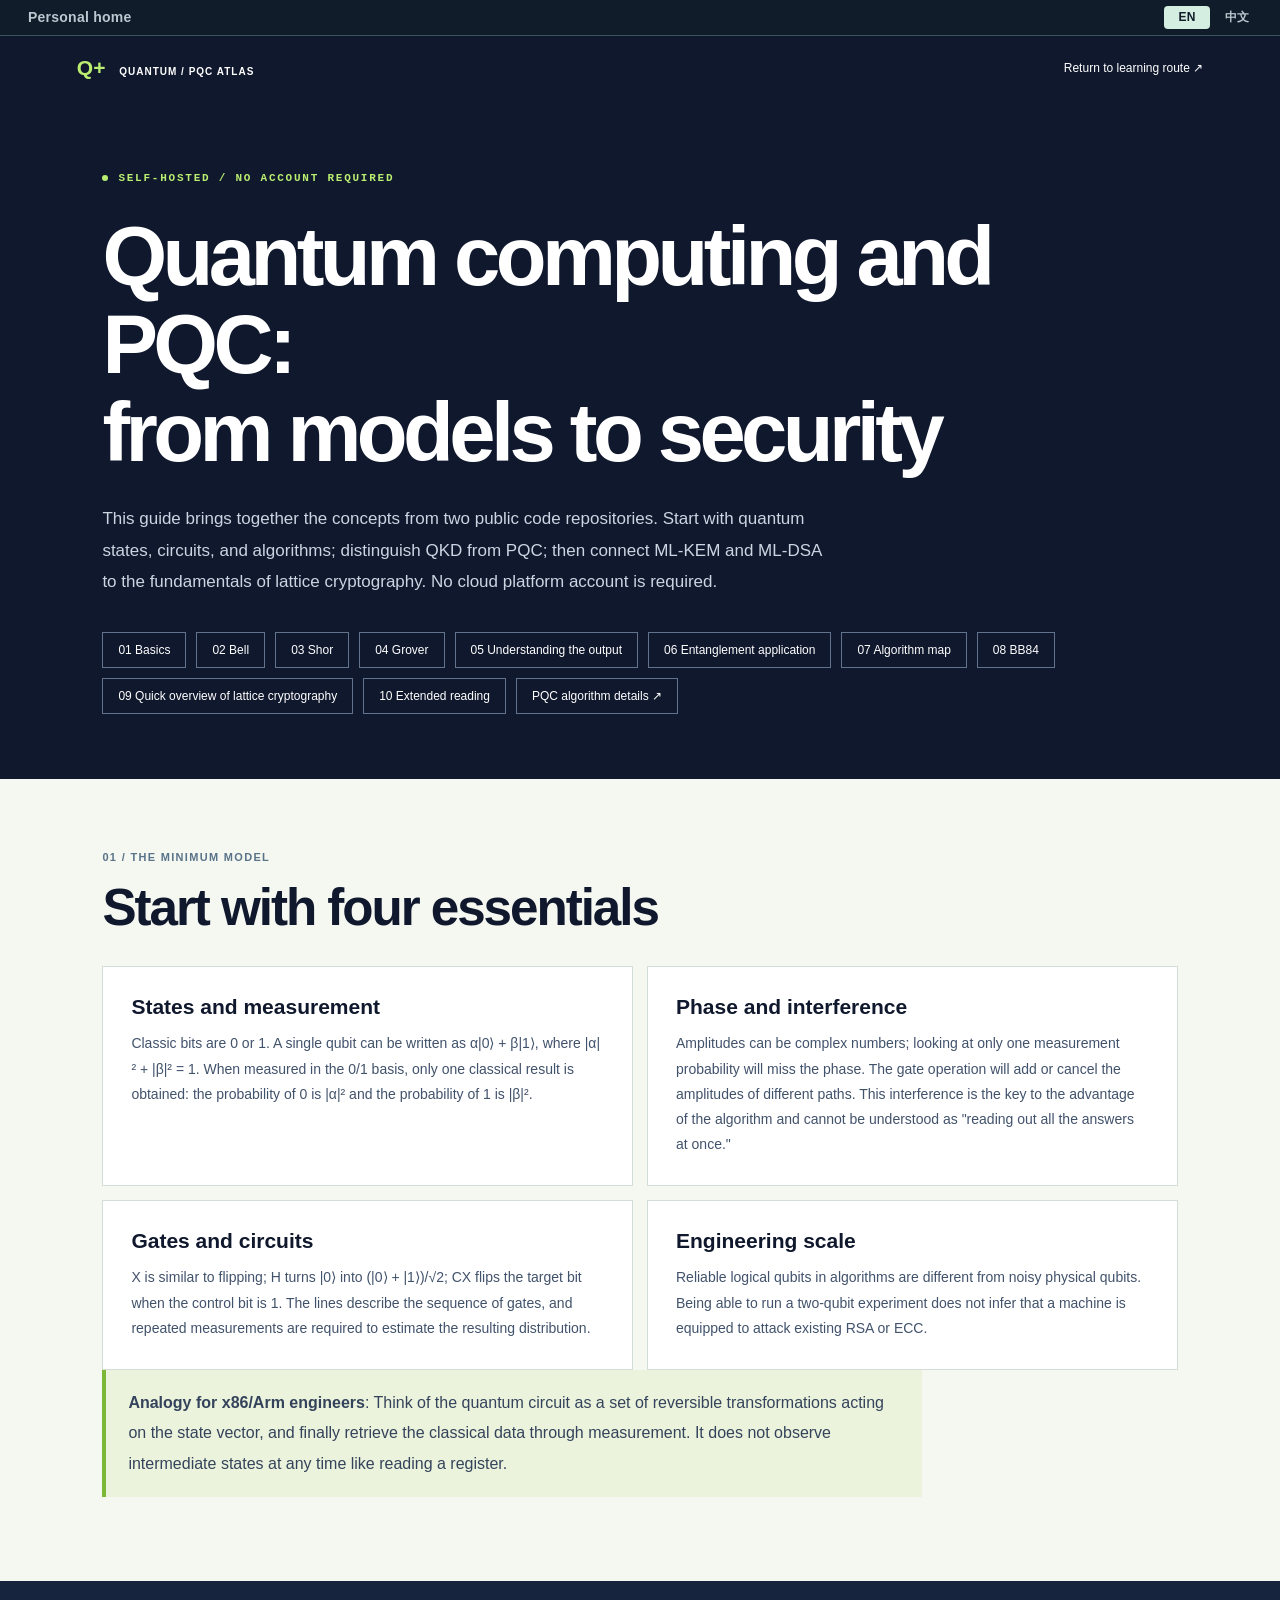
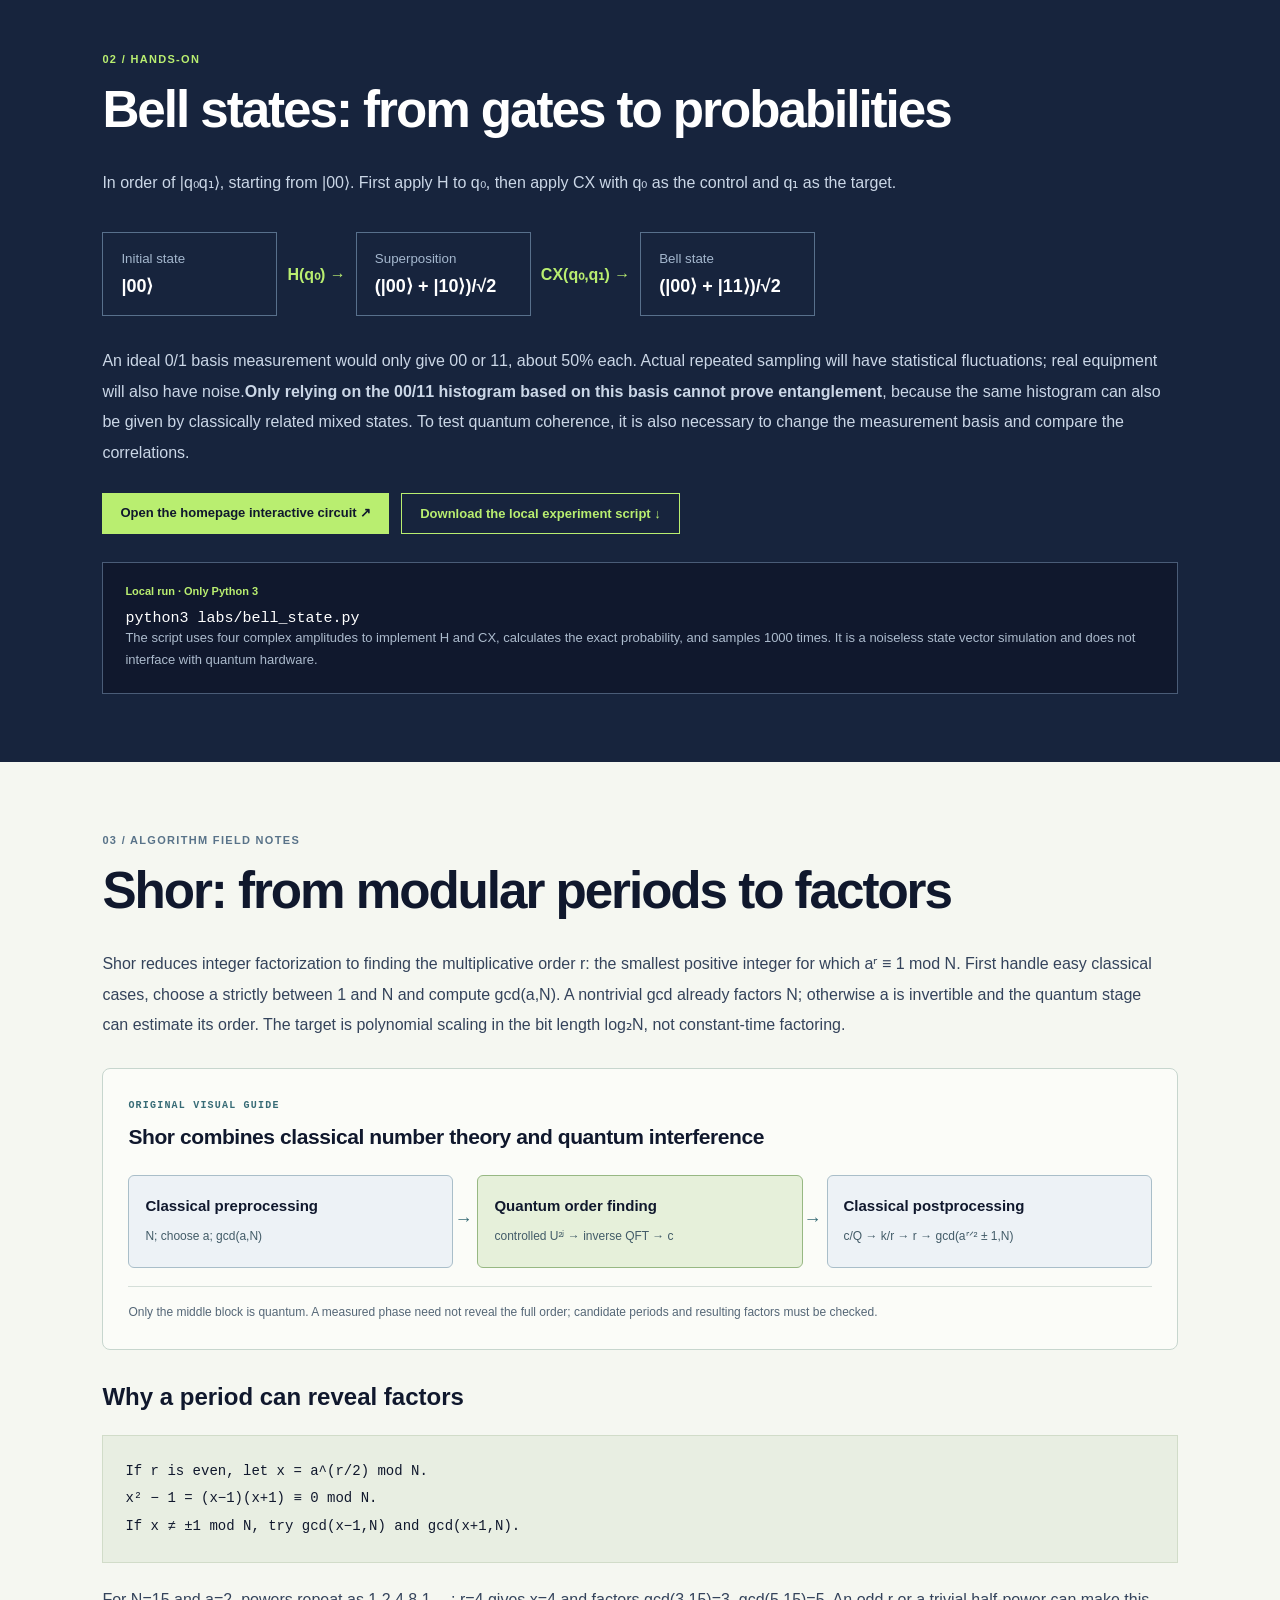
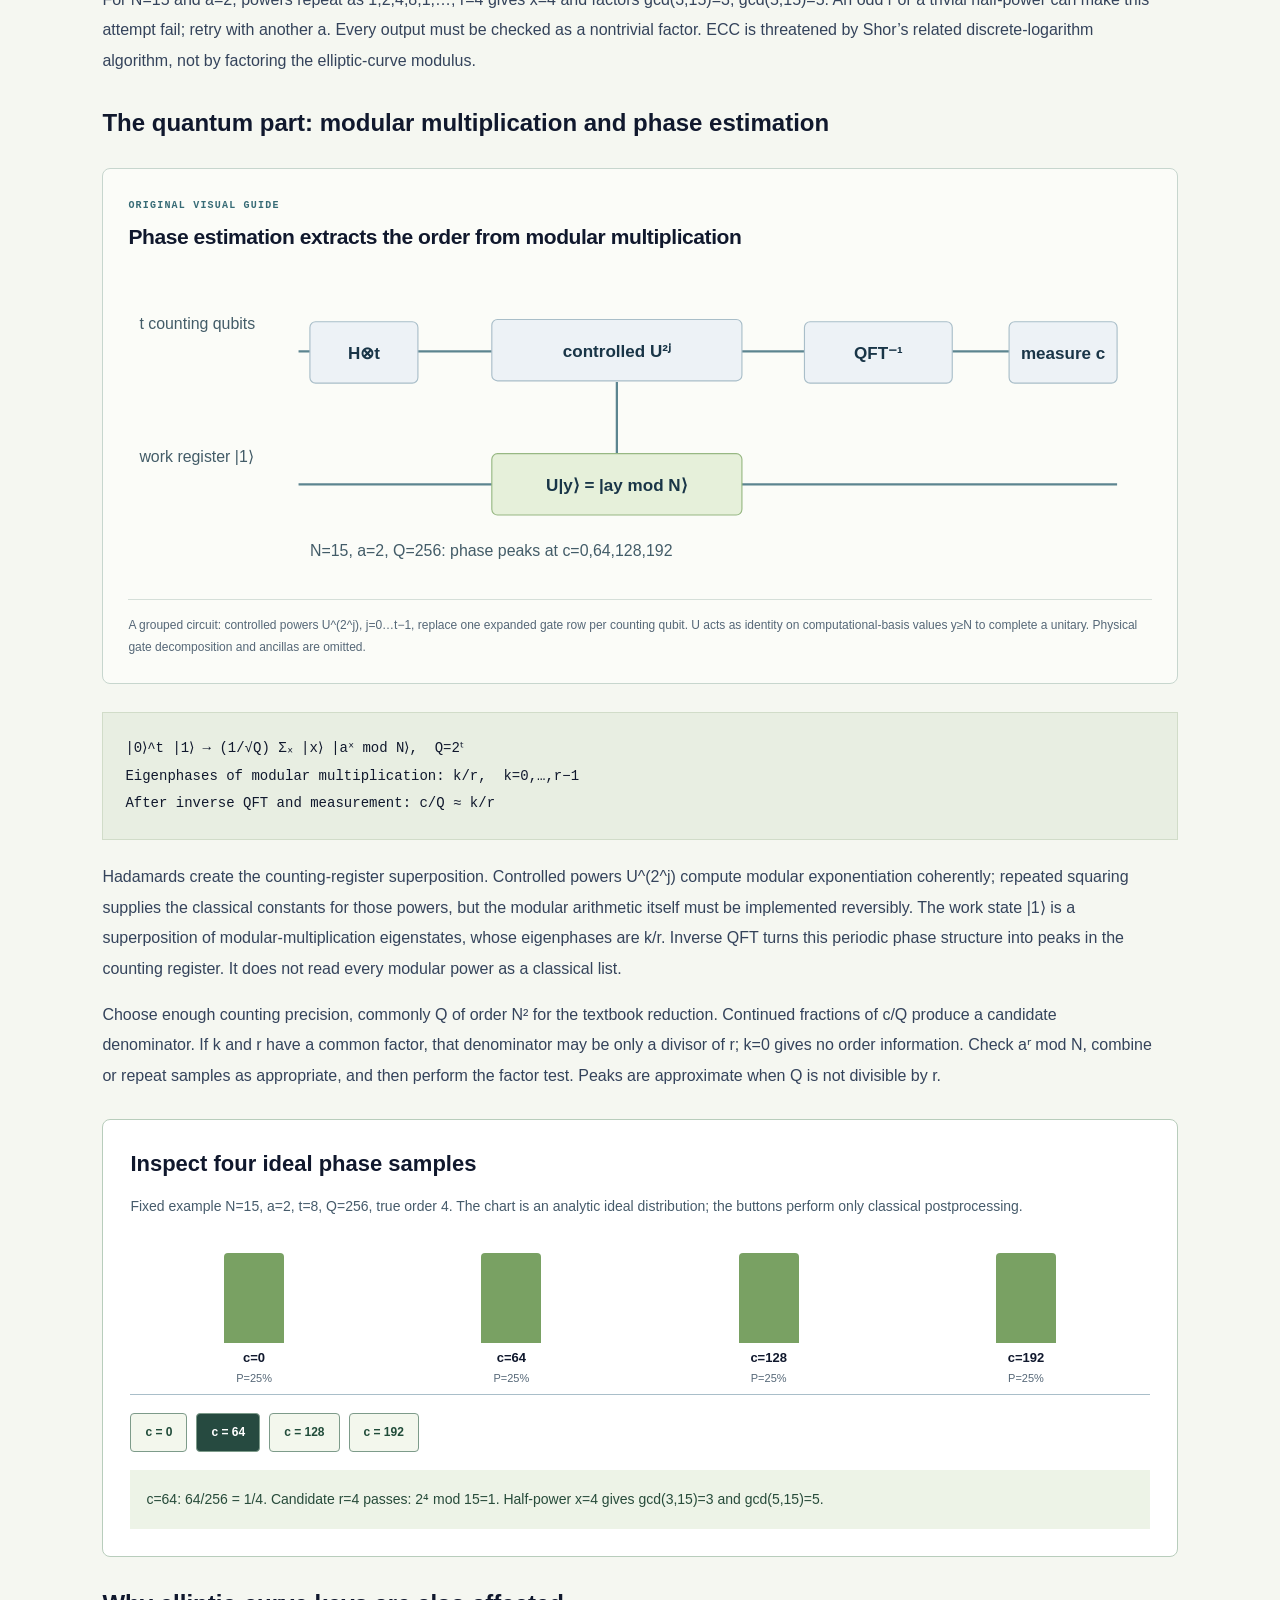
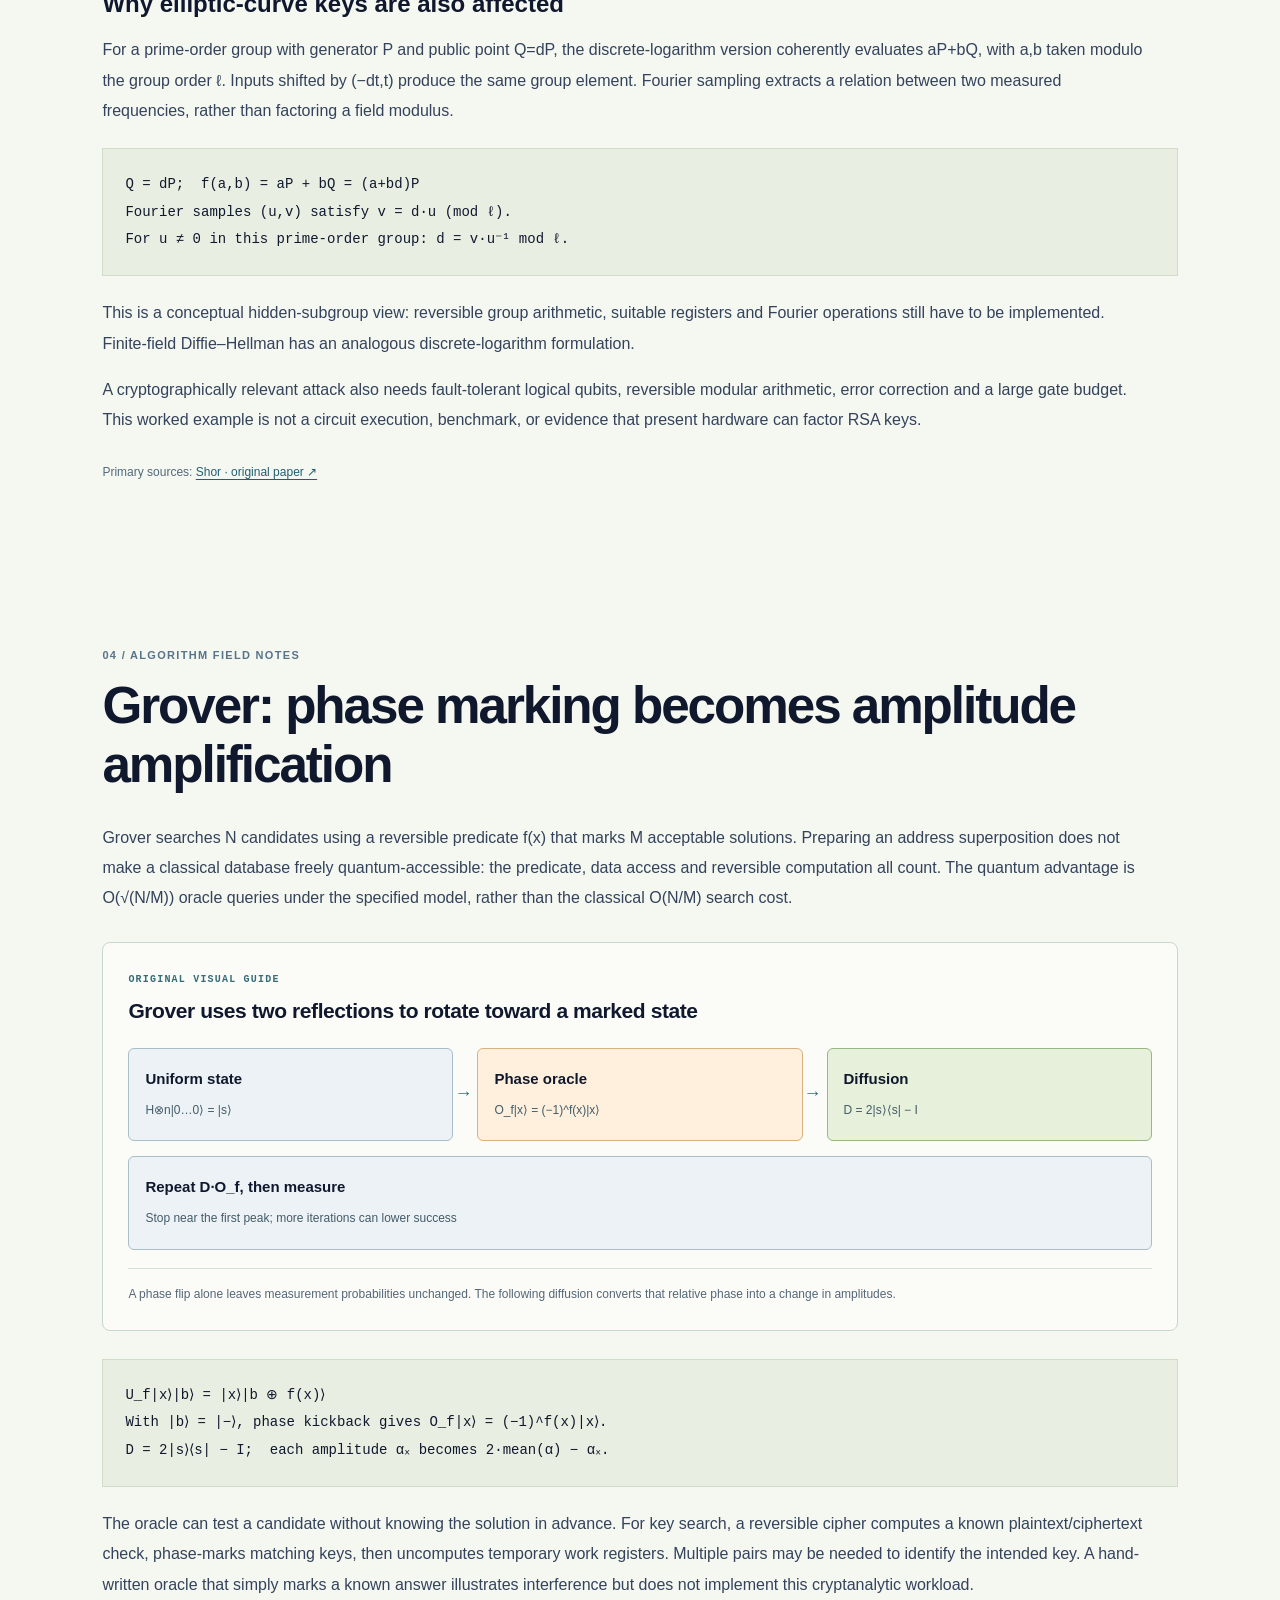
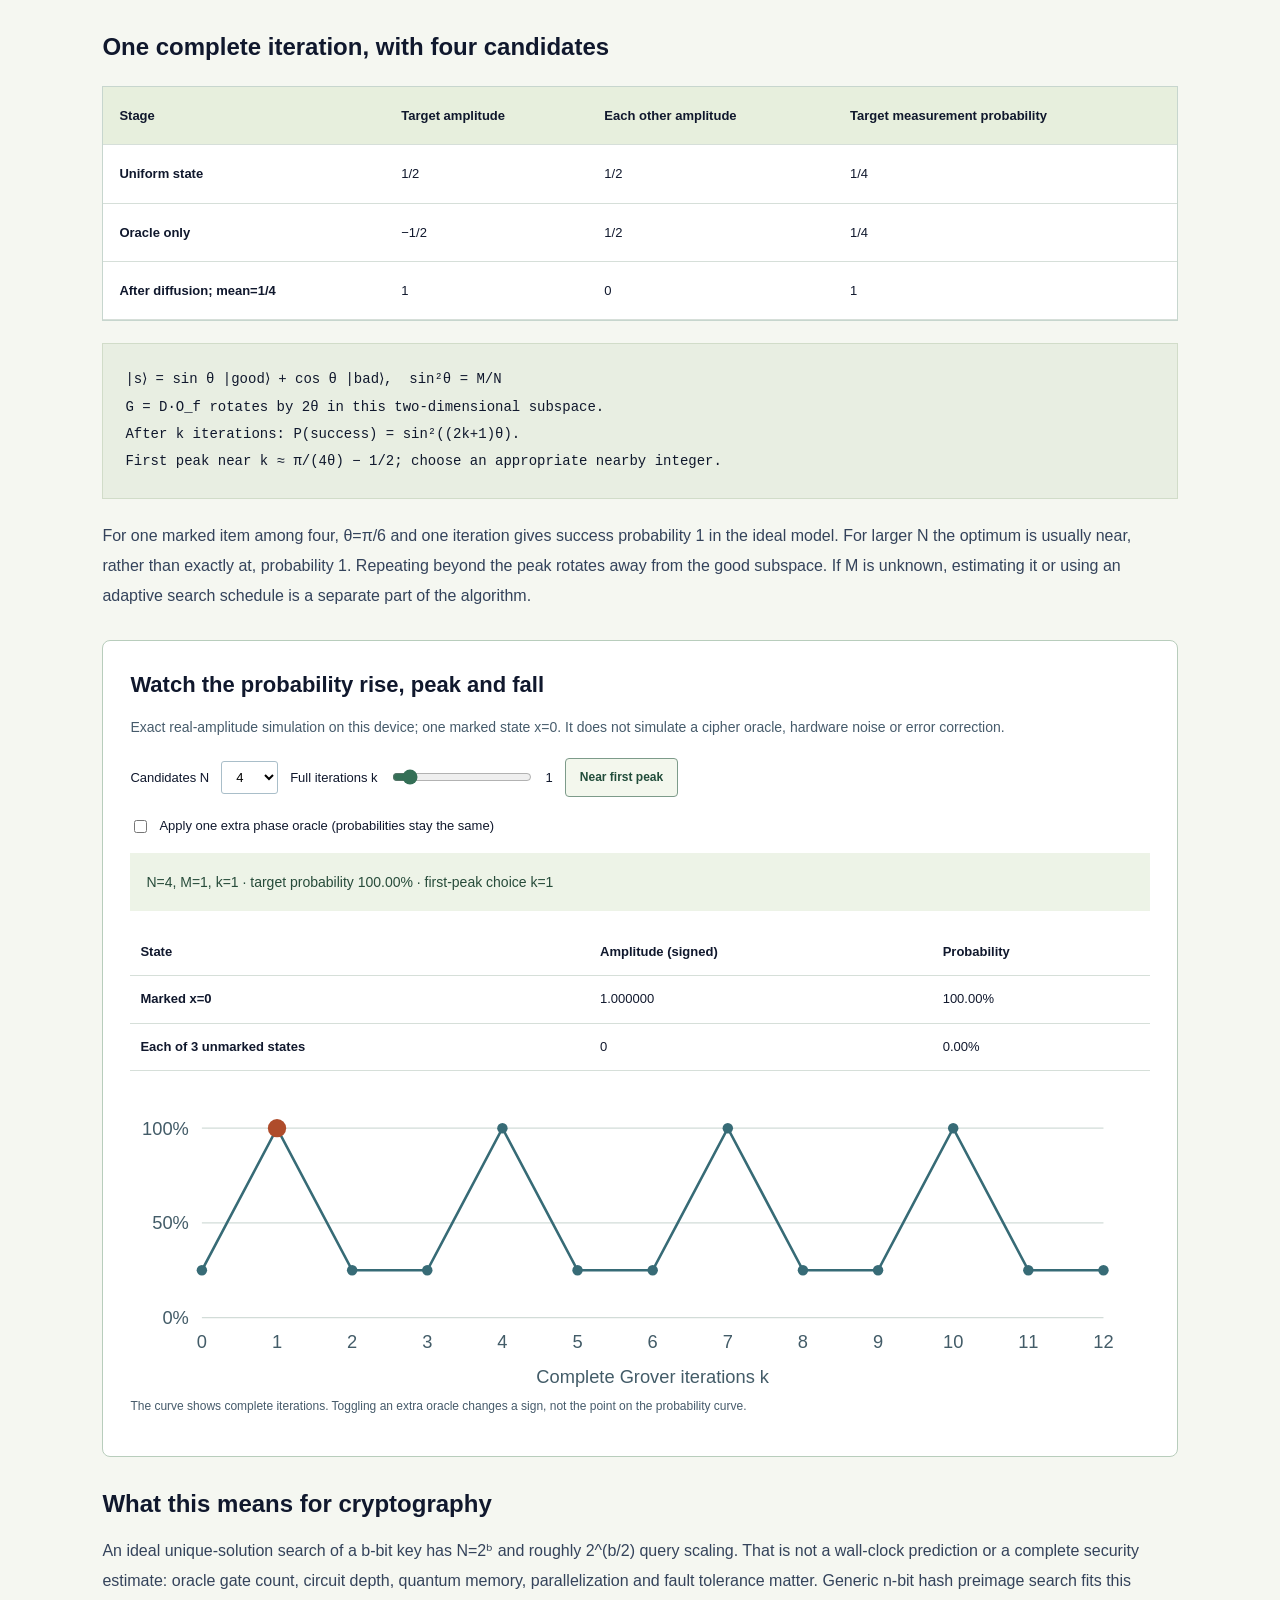
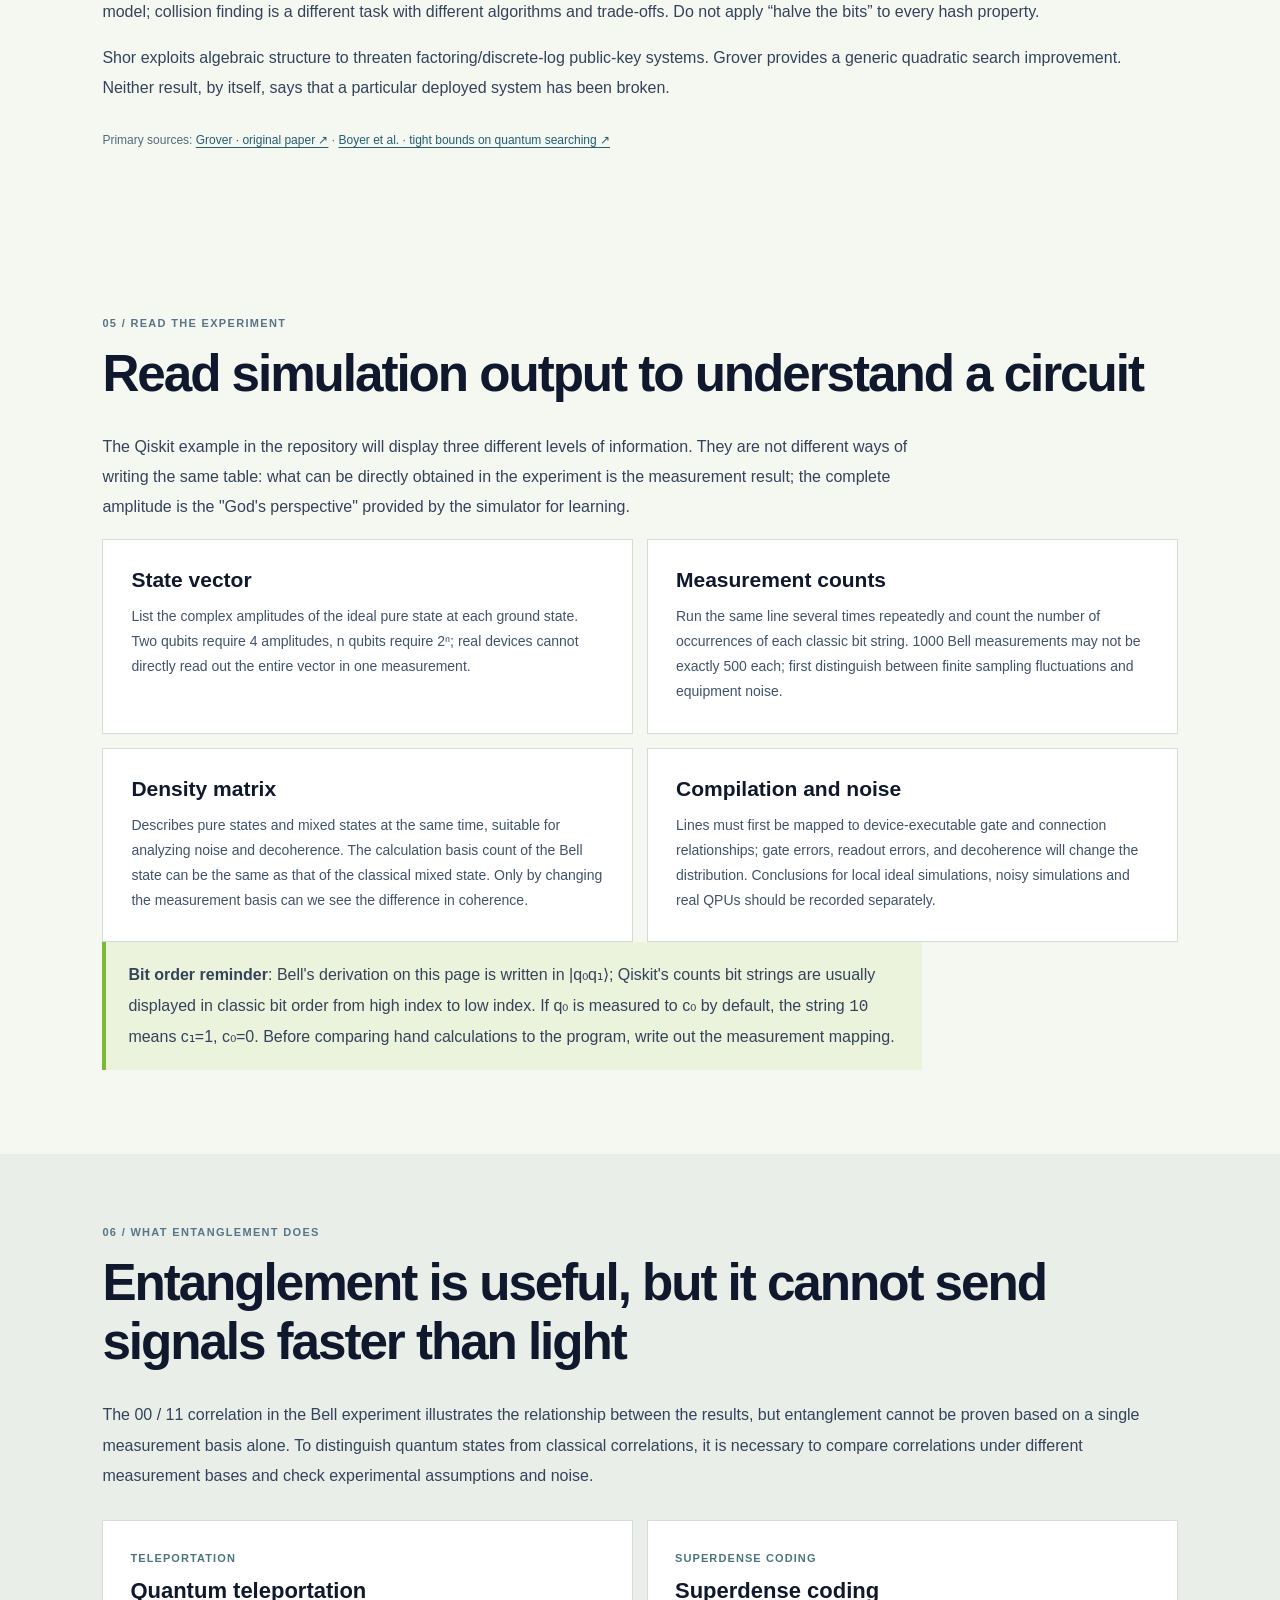
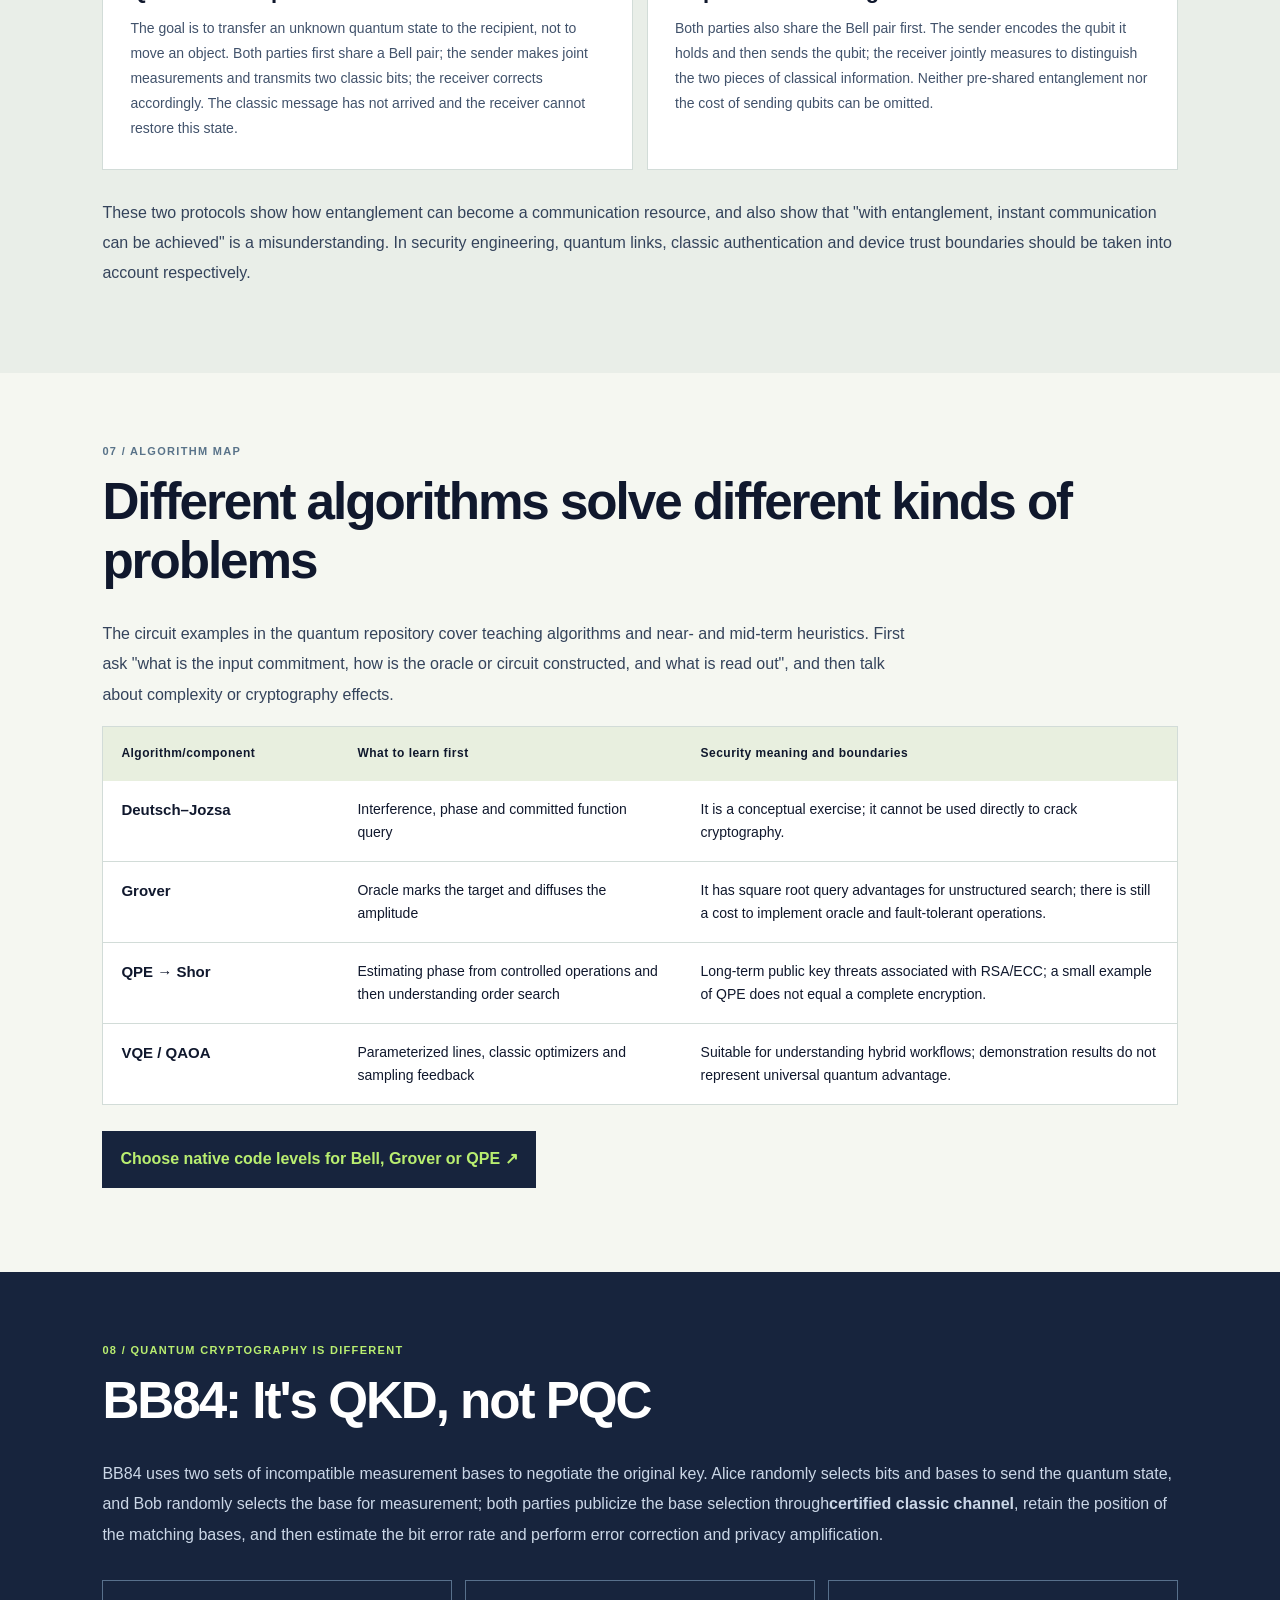
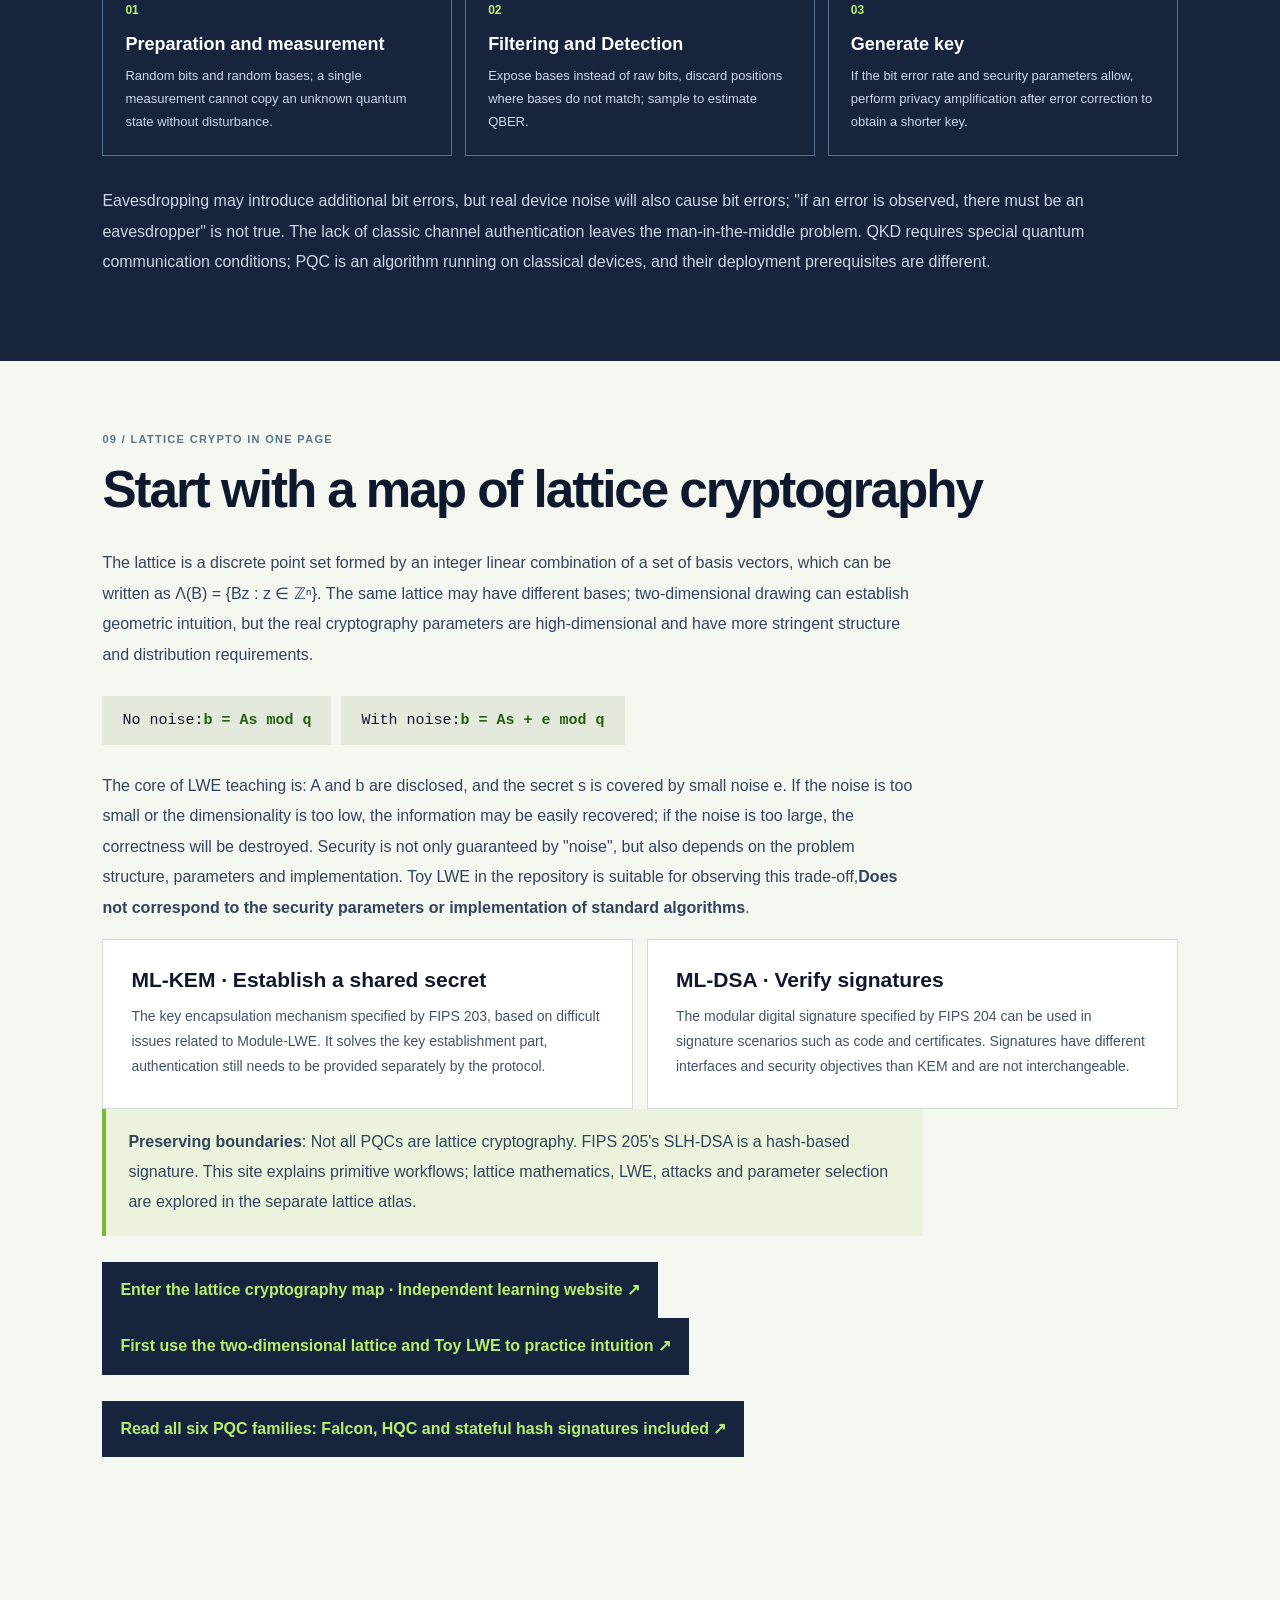
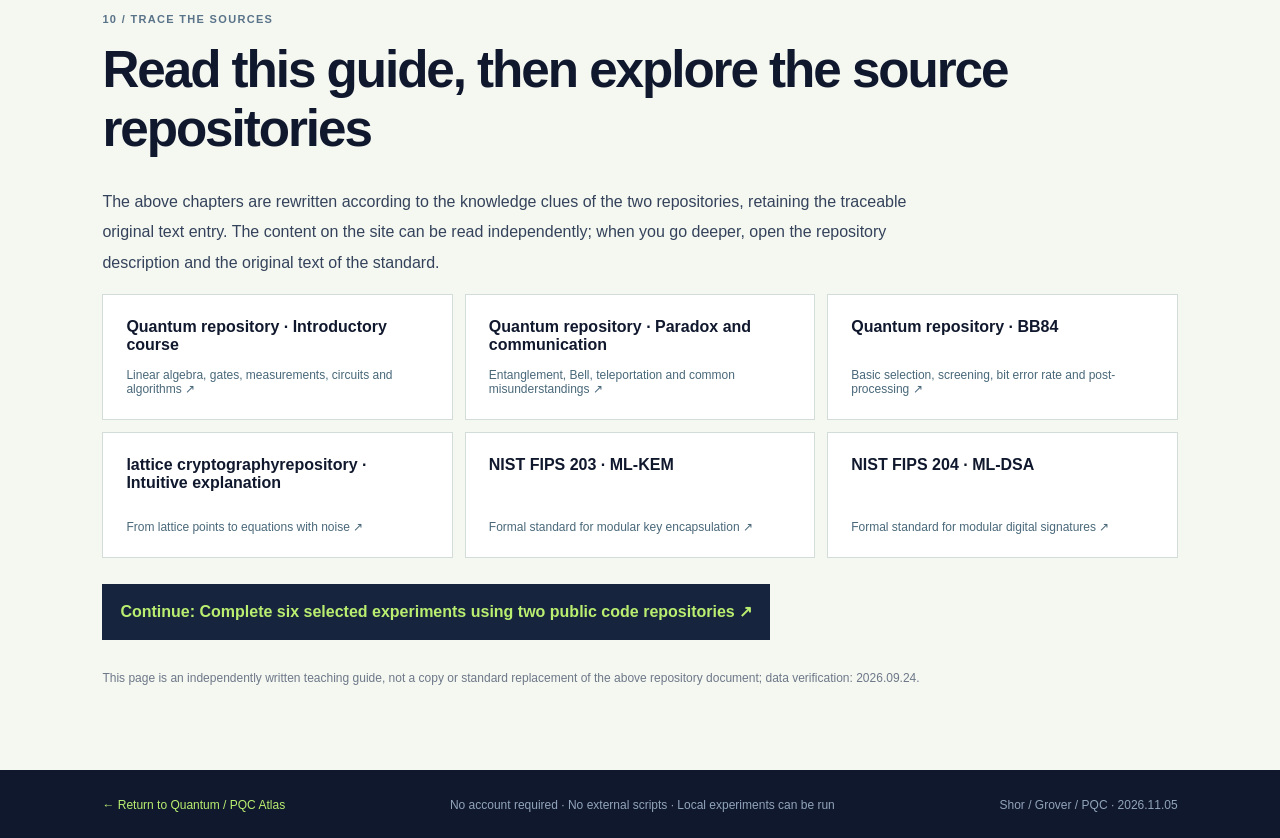
<file: quantum-guide.html>
<!DOCTYPE html>

<html lang="en">
<head>
<meta charset="utf-8"/>
<meta content="width=device-width, initial-scale=1" name="viewport"/>
<meta content="#10182d" name="theme-color"/>
<meta content="Quantum computing and PQC site guide for software and security engineers: qubits, Bell, algorithms, BB84, and a quick overview of lattices and LWE. No cloud platform account is required." name="description"/>
<title>Quantum computing and PQC knowledge introduction · Quantum / PQC Atlas</title>
<link href="style.css" rel="stylesheet"/>
<link href="guide.css" rel="stylesheet"/>
<script src="language.js"></script><link rel="stylesheet" href="learning.css"/><script type="module" src="algorithm-labs.mjs"></script><link rel="stylesheet" href="home-navigation.css"></head>
<body class="guide-page"><nav aria-label="Site navigation and language selection" id="atlas-langbar"><a class="atlas-home-link" href="https://shundazhang.github.io/">Personal home</a><a aria-current="page" data-atlas-lang="en" href="quantum-guide.html">EN</a><a data-atlas-lang="zh" href="quantum-guide.zh.html">中文</a></nav>
<a class="skip" href="#main">Skip to text</a>
<header class="guide-topbar"><a class="guide-brand" href="index.html">Q+ <span>QUANTUM / PQC ATLAS</span></a><a href="index.html#route">Return to learning route ↗</a></header>
<main id="main">
<section class="guide-hero"><span class="eyebrow"><i></i> SELF-HOSTED / NO ACCOUNT REQUIRED</span><h1>Quantum computing and PQC:<br/>from models to security</h1><p>This guide brings together the concepts from two public code repositories. Start with quantum states, circuits, and algorithms; distinguish QKD from PQC; then connect ML-KEM and ML-DSA to the fundamentals of lattice cryptography. No cloud platform account is required.</p><nav aria-label="Chapter on this page" class="guide-jumps"><a href="#basics">01 Basics</a><a href="#bell">02 Bell</a><a href="#shor">03 Shor</a><a href="#grover">04 Grover</a><a href="#programming">05 Understanding the output</a><a href="#entanglement">06 Entanglement application</a><a href="#algorithms">07 Algorithm map</a><a href="#bb84">08 BB84</a><a href="#lattice">09 Quick overview of lattice cryptography</a><a href="#reading">10 Extended reading</a><a href="pqc-algorithms.html">PQC algorithm details ↗</a></nav></section>
<section class="guide-section" id="basics"><div class="guide-heading"><span>01 / THE MINIMUM MODEL</span><h2>Start with four essentials</h2></div><div class="guide-grid"><article><h3>States and measurement</h3><p>Classic bits are 0 or 1. A single qubit can be written as α|0⟩ + β|1⟩, where |α|² + |β|² = 1. When measured in the 0/1 basis, only one classical result is obtained: the probability of 0 is |α|² and the probability of 1 is |β|².</p></article><article><h3>Phase and interference</h3><p>Amplitudes can be complex numbers; looking at only one measurement probability will miss the phase. The gate operation will add or cancel the amplitudes of different paths. This interference is the key to the advantage of the algorithm and cannot be understood as "reading out all the answers at once."</p></article><article><h3>Gates and circuits</h3><p>X is similar to flipping; H turns |0⟩ into (|0⟩ + |1⟩)/√2; CX flips the target bit when the control bit is 1. The lines describe the sequence of gates, and repeated measurements are required to estimate the resulting distribution.</p></article><article><h3>Engineering scale</h3><p>Reliable logical qubits in algorithms are different from noisy physical qubits. Being able to run a two-qubit experiment does not infer that a machine is equipped to attack existing RSA or ECC.</p></article></div><p class="guide-callout"><b>Analogy for x86/Arm engineers</b>: Think of the quantum circuit as a set of reversible transformations acting on the state vector, and finally retrieve the classical data through measurement. It does not observe intermediate states at any time like reading a register.</p></section>
<section class="guide-section guide-dark" id="bell"><div class="guide-heading"><span>02 / HANDS-ON</span><h2>Bell states: from gates to probabilities</h2></div><p>In order of |q₀q₁⟩, starting from |00⟩. First apply H to q₀, then apply CX with q₀ as the control and q₁ as the target.</p><div class="guide-equations"><div><small>Initial state</small><strong>|00⟩</strong></div><i>H(q₀) →</i><div><small>Superposition</small><strong>(|00⟩ + |10⟩)/√2</strong></div><i>CX(q₀,q₁) →</i><div><small>Bell state</small><strong>(|00⟩ + |11⟩)/√2</strong></div></div><p>An ideal 0/1 basis measurement would only give 00 or 11, about 50% each. Actual repeated sampling will have statistical fluctuations; real equipment will also have noise.<b>Only relying on the 00/11 histogram based on this basis cannot prove entanglement</b>, because the same histogram can also be given by classically related mixed states. To test quantum coherence, it is also necessary to change the measurement basis and compare the correlations.</p><div class="guide-actions"><a class="guide-button" href="index.html#quantum">Open the homepage interactive circuit ↗</a><a class="guide-button ghost" download="" href="labs/bell_state.py">Download the local experiment script ↓</a></div><div class="guide-terminal"><span>Local run · Only Python 3</span><code>python3 labs/bell_state.py</code><p>The script uses four complex amplitudes to implement H and CX, calculates the exact probability, and samples 1000 times. It is a noiseless state vector simulation and does not interface with quantum hardware.</p></div></section>
<section class="guide-section algorithm-section" id="shor"><div class="guide-heading"><span>03 / ALGORITHM FIELD NOTES</span><h2>Shor: from modular periods to factors</h2></div><p>Shor reduces integer factorization to finding the multiplicative order r: the smallest positive integer for which aʳ ≡ 1 mod N. First handle easy classical cases, choose a strictly between 1 and N and compute gcd(a,N). A nontrivial gcd already factors N; otherwise a is invertible and the quantum stage can estimate its order. The target is polynomial scaling in the bit length log₂N, not constant-time factoring.</p><figure class="learning-figure" aria-labelledby="shor-flow-title"><span class="figure-tag">ORIGINAL VISUAL GUIDE</span><h3 id="shor-flow-title">Shor combines classical number theory and quantum interference</h3><div class="learning-flow"><div class="learning-node "><strong>Classical preprocessing</strong><span>N; choose a; gcd(a,N)</span></div><div class="learning-node accent"><strong>Quantum order finding</strong><span>controlled U²ʲ → inverse QFT → c</span></div><div class="learning-node "><strong>Classical postprocessing</strong><span>c/Q → k/r → r → gcd(aʳᐟ² ± 1,N)</span></div></div><figcaption>Only the middle block is quantum. A measured phase need not reveal the full order; candidate periods and resulting factors must be checked.</figcaption></figure><h3>Why a period can reveal factors</h3><div class="algorithm-math"><code>If r is even, let x = a^(r/2) mod N.
x² − 1 = (x−1)(x+1) ≡ 0 mod N.
If x ≠ ±1 mod N, try gcd(x−1,N) and gcd(x+1,N).</code></div><p>For N=15 and a=2, powers repeat as 1,2,4,8,1,…; r=4 gives x=4 and factors gcd(3,15)=3, gcd(5,15)=5. An odd r or a trivial half-power can make this attempt fail; retry with another a. Every output must be checked as a nontrivial factor. ECC is threatened by Shor’s related discrete-logarithm algorithm, not by factoring the elliptic-curve modulus.</p><h3>The quantum part: modular multiplication and phase estimation</h3><figure class="learning-figure" aria-labelledby="shor-circuit-title"><span class="figure-tag">ORIGINAL VISUAL GUIDE</span><h3 id="shor-circuit-title">Phase estimation extracts the order from modular multiplication</h3><div class="diagram-scroll" tabindex="0"><svg class="wide-diagram" viewBox="0 0 900 270" role="img" aria-label="Phase estimation extracts the order from modular multiplication"><defs><marker id="shor-circuit-arrow" viewBox="0 0 10 10" refX="9" refY="5" markerWidth="6" markerHeight="6" orient="auto-start-reverse"><path d="M0 0L10 5L0 10z" fill="#376b76"/></marker></defs><text x="10" y="48" class="svg-small">t counting qubits</text><path class="circuit-wire" d="M150 68H870"/><text x="10" y="165" class="svg-small">work register |1⟩</text><path class="circuit-wire" d="M150 185H870"/><g class="svg-node"><rect x="160" y="42" width="95" height="54" rx="5"/><text x="207.5" y="75" text-anchor="middle">H⊗t</text></g><g class="svg-node"><rect x="320" y="40" width="220" height="54" rx="5"/><text x="430.0" y="73" text-anchor="middle">controlled U²ʲ</text></g><g class="svg-node"><rect x="595" y="42" width="130" height="54" rx="5"/><text x="660.0" y="75" text-anchor="middle">QFT⁻¹</text></g><g class="svg-node"><rect x="775" y="42" width="95" height="54" rx="5"/><text x="822.5" y="75" text-anchor="middle">measure c</text></g><path d="M430 95V158" class="circuit-control"/><g class="svg-node accent"><rect x="320" y="158" width="220" height="54" rx="5"/><text x="430" y="191" text-anchor="middle">U|y⟩ = |ay mod N⟩</text></g><text x="160" y="248" class="svg-small">N=15, a=2, Q=256: phase peaks at c=0,64,128,192</text></svg></div><figcaption>A grouped circuit: controlled powers U^(2^j), j=0…t−1, replace one expanded gate row per counting qubit. U acts as identity on computational-basis values y≥N to complete a unitary. Physical gate decomposition and ancillas are omitted.</figcaption></figure><div class="algorithm-math"><code>|0⟩^t |1⟩ → (1/√Q) Σₓ |x⟩ |aˣ mod N⟩,  Q=2ᵗ
Eigenphases of modular multiplication: k/r,  k=0,…,r−1
After inverse QFT and measurement: c/Q ≈ k/r</code></div><p>Hadamards create the counting-register superposition. Controlled powers U^(2^j) compute modular exponentiation coherently; repeated squaring supplies the classical constants for those powers, but the modular arithmetic itself must be implemented reversibly. The work state |1⟩ is a superposition of modular-multiplication eigenstates, whose eigenphases are k/r. Inverse QFT turns this periodic phase structure into peaks in the counting register. It does not read every modular power as a classical list.</p><p>Choose enough counting precision, commonly Q of order N² for the textbook reduction. Continued fractions of c/Q produce a candidate denominator. If k and r have a common factor, that denominator may be only a divisor of r; k=0 gives no order information. Check aʳ mod N, combine or repeat samples as appropriate, and then perform the factor test. Peaks are approximate when Q is not divisible by r.</p><div class="algorithm-demo" id="shor-demo"><h3>Inspect four ideal phase samples</h3><p>Fixed example N=15, a=2, t=8, Q=256, true order 4. The chart is an analytic ideal distribution; the buttons perform only classical postprocessing.</p><div class="phase-peaks"><div><span class="peak-bar" style="height:90px"></span><b>c=0</b><small>P=25%</small></div><div><span class="peak-bar" style="height:90px"></span><b>c=64</b><small>P=25%</small></div><div><span class="peak-bar" style="height:90px"></span><b>c=128</b><small>P=25%</small></div><div><span class="peak-bar" style="height:90px"></span><b>c=192</b><small>P=25%</small></div></div><div class="demo-buttons" role="group" aria-label="Choose phase sample"><button type="button" data-shor-sample="0" aria-pressed="false">c = 0</button><button type="button" data-shor-sample="64" aria-pressed="true">c = 64</button><button type="button" data-shor-sample="128" aria-pressed="false">c = 128</button><button type="button" data-shor-sample="192" aria-pressed="false">c = 192</button></div><output id="shor-result" aria-live="polite">c=64: 64/256=1/4 → r=4 → factors 3 and 5.</output></div><h3>Why elliptic-curve keys are also affected</h3><p>For a prime-order group with generator P and public point Q=dP, the discrete-logarithm version coherently evaluates aP+bQ, with a,b taken modulo the group order ℓ. Inputs shifted by (−dt,t) produce the same group element. Fourier sampling extracts a relation between two measured frequencies, rather than factoring a field modulus.</p><div class="algorithm-math"><code>Q = dP;  f(a,b) = aP + bQ = (a+bd)P
Fourier samples (u,v) satisfy v = d·u (mod ℓ).
For u ≠ 0 in this prime-order group: d = v·u⁻¹ mod ℓ.</code></div><p>This is a conceptual hidden-subgroup view: reversible group arithmetic, suitable registers and Fourier operations still have to be implemented. Finite-field Diffie–Hellman has an analogous discrete-logarithm formulation.</p><p>A cryptographically relevant attack also needs fault-tolerant logical qubits, reversible modular arithmetic, error correction and a large gate budget. This worked example is not a circuit execution, benchmark, or evidence that present hardware can factor RSA keys.</p><p class="algorithm-references">Primary sources: <a href="https://arxiv.org/abs/quant-ph/9508027" target="_blank" rel="noopener noreferrer">Shor · original paper ↗</a></p></section>
<section class="guide-section algorithm-section" id="grover"><div class="guide-heading"><span>04 / ALGORITHM FIELD NOTES</span><h2>Grover: phase marking becomes amplitude amplification</h2></div><p>Grover searches N candidates using a reversible predicate f(x) that marks M acceptable solutions. Preparing an address superposition does not make a classical database freely quantum-accessible: the predicate, data access and reversible computation all count. The quantum advantage is O(√(N/M)) oracle queries under the specified model, rather than the classical O(N/M) search cost.</p><figure class="learning-figure" aria-labelledby="grover-flow-title"><span class="figure-tag">ORIGINAL VISUAL GUIDE</span><h3 id="grover-flow-title">Grover uses two reflections to rotate toward a marked state</h3><div class="learning-flow"><div class="learning-node "><strong>Uniform state</strong><span>H⊗n|0…0⟩ = |s⟩</span></div><div class="learning-node caution"><strong>Phase oracle</strong><span>O_f|x⟩ = (−1)^f(x)|x⟩</span></div><div class="learning-node accent"><strong>Diffusion</strong><span>D = 2|s⟩⟨s| − I</span></div></div><div class="learning-node "><strong>Repeat D·O_f, then measure</strong><span>Stop near the first peak; more iterations can lower success</span></div><figcaption>A phase flip alone leaves measurement probabilities unchanged. The following diffusion converts that relative phase into a change in amplitudes.</figcaption></figure><div class="algorithm-math"><code>U_f|x⟩|b⟩ = |x⟩|b ⊕ f(x)⟩
With |b⟩ = |−⟩, phase kickback gives O_f|x⟩ = (−1)^f(x)|x⟩.
D = 2|s⟩⟨s| − I;  each amplitude αₓ becomes 2·mean(α) − αₓ.</code></div><p>The oracle can test a candidate without knowing the solution in advance. For key search, a reversible cipher computes a known plaintext/ciphertext check, phase-marks matching keys, then uncomputes temporary work registers. Multiple pairs may be needed to identify the intended key. A hand-written oracle that simply marks a known answer illustrates interference but does not implement this cryptanalytic workload.</p><h3>One complete iteration, with four candidates</h3><div class="algorithm-table-wrap" tabindex="0"><table class="algorithm-table"><thead><tr><th scope="col">Stage</th><th scope="col">Target amplitude</th><th scope="col">Each other amplitude</th><th scope="col">Target measurement probability</th></tr></thead><tbody><tr><th scope="row">Uniform state</th><td>1/2</td><td>1/2</td><td>1/4</td></tr><tr><th scope="row">Oracle only</th><td>−1/2</td><td>1/2</td><td>1/4</td></tr><tr><th scope="row">After diffusion; mean=1/4</th><td>1</td><td>0</td><td>1</td></tr></tbody></table></div><div class="algorithm-math"><code>|s⟩ = sin θ |good⟩ + cos θ |bad⟩,  sin²θ = M/N
G = D·O_f rotates by 2θ in this two-dimensional subspace.
After k iterations: P(success) = sin²((2k+1)θ).
First peak near k ≈ π/(4θ) − 1/2; choose an appropriate nearby integer.</code></div><p>For one marked item among four, θ=π/6 and one iteration gives success probability 1 in the ideal model. For larger N the optimum is usually near, rather than exactly at, probability 1. Repeating beyond the peak rotates away from the good subspace. If M is unknown, estimating it or using an adaptive search schedule is a separate part of the algorithm.</p><div class="algorithm-demo" id="grover-demo"><h3>Watch the probability rise, peak and fall</h3><p>Exact real-amplitude simulation on this device; one marked state x=0. It does not simulate a cipher oracle, hardware noise or error correction.</p><div class="demo-controls"><label for="grover-size">Candidates N</label><select id="grover-size"><option value="4">4</option><option value="16">16</option><option value="64">64</option></select><label for="grover-iterations">Full iterations k</label><input id="grover-iterations" type="range" min="0" max="12" value="1"><output id="grover-k">1</output><button type="button" id="grover-optimum">Near first peak</button></div><label class="oracle-toggle"><input type="checkbox" id="grover-oracle">Apply one extra phase oracle (probabilities stay the same)</label><div class="grover-stats" id="grover-summary" aria-live="polite"></div><div id="grover-amplitudes" class="amplitude-table"></div><div class="diagram-scroll" tabindex="0"><svg id="grover-curve" class="wide-diagram" viewBox="0 0 780 235" role="img" aria-label="Target success probability against iteration count"></svg></div><p class="demo-note">The curve shows complete iterations. Toggling an extra oracle changes a sign, not the point on the probability curve.</p></div><h3>What this means for cryptography</h3><p>An ideal unique-solution search of a b-bit key has N=2ᵇ and roughly 2^(b/2) query scaling. That is not a wall-clock prediction or a complete security estimate: oracle gate count, circuit depth, quantum memory, parallelization and fault tolerance matter. Generic n-bit hash preimage search fits this model; collision finding is a different task with different algorithms and trade-offs. Do not apply “halve the bits” to every hash property.</p><p>Shor exploits algebraic structure to threaten factoring/discrete-log public-key systems. Grover provides a generic quadratic search improvement. Neither result, by itself, says that a particular deployed system has been broken.</p><p class="algorithm-references">Primary sources: <a href="https://arxiv.org/abs/quant-ph/9605043" target="_blank" rel="noopener noreferrer">Grover · original paper ↗</a> · <a href="https://arxiv.org/abs/quant-ph/9605034" target="_blank" rel="noopener noreferrer">Boyer et al. · tight bounds on quantum searching ↗</a></p></section>
<section class="guide-section" id="programming">
<div class="guide-heading"><span>05 / READ THE EXPERIMENT</span><h2>Read simulation output to understand a circuit</h2></div>
<p>The Qiskit example in the repository will display three different levels of information. They are not different ways of writing the same table: what can be directly obtained in the experiment is the measurement result; the complete amplitude is the "God's perspective" provided by the simulator for learning.</p>
<div class="guide-grid">
<article><h3>State vector</h3><p>List the complex amplitudes of the ideal pure state at each ground state. Two qubits require 4 amplitudes, n qubits require 2ⁿ; real devices cannot directly read out the entire vector in one measurement.</p></article>
<article><h3>Measurement counts</h3><p>Run the same line several times repeatedly and count the number of occurrences of each classic bit string. 1000 Bell measurements may not be exactly 500 each; first distinguish between finite sampling fluctuations and equipment noise.</p></article>
<article><h3>Density matrix</h3><p>Describes pure states and mixed states at the same time, suitable for analyzing noise and decoherence. The calculation basis count of the Bell state can be the same as that of the classical mixed state. Only by changing the measurement basis can we see the difference in coherence.</p></article>
<article><h3>Compilation and noise</h3><p>Lines must first be mapped to device-executable gate and connection relationships; gate errors, readout errors, and decoherence will change the distribution. Conclusions for local ideal simulations, noisy simulations and real QPUs should be recorded separately.</p></article>
</div>
<p class="guide-callout"><b>Bit order reminder</b>: Bell's derivation on this page is written in |q₀q₁⟩; Qiskit's counts bit strings are usually displayed in classic bit order from high index to low index. If q₀ is measured to c₀ by default, the string <code>10</code> means c₁=1, c₀=0. Before comparing hand calculations to the program, write out the measurement mapping.</p>
</section>
<section class="guide-section guide-paper" id="entanglement">
<div class="guide-heading"><span>06 / WHAT ENTANGLEMENT DOES</span><h2>Entanglement is useful, but it cannot send signals faster than light</h2></div>
<p>The 00 / 11 correlation in the Bell experiment illustrates the relationship between the results, but entanglement cannot be proven based on a single measurement basis alone. To distinguish quantum states from classical correlations, it is necessary to compare correlations under different measurement bases and check experimental assumptions and noise.</p>
<div class="guide-compare">
<article><span>TELEPORTATION</span><h3>Quantum teleportation</h3><p>The goal is to transfer an unknown quantum state to the recipient, not to move an object. Both parties first share a Bell pair; the sender makes joint measurements and transmits two classic bits; the receiver corrects accordingly. The classic message has not arrived and the receiver cannot restore this state.</p></article>
<article><span>SUPERDENSE CODING</span><h3>Superdense coding</h3><p>Both parties also share the Bell pair first. The sender encodes the qubit it holds and then sends the qubit; the receiver jointly measures to distinguish the two pieces of classical information. Neither pre-shared entanglement nor the cost of sending qubits can be omitted.</p></article>
</div>
<p>These two protocols show how entanglement can become a communication resource, and also show that "with entanglement, instant communication can be achieved" is a misunderstanding. In security engineering, quantum links, classic authentication and device trust boundaries should be taken into account respectively.</p>
</section>
<section class="guide-section" id="algorithms">
<div class="guide-heading"><span>07 / ALGORITHM MAP</span><h2>Different algorithms solve different kinds of problems</h2></div>
<p>The circuit examples in the quantum repository cover teaching algorithms and near- and mid-term heuristics. First ask "what is the input commitment, how is the oracle or circuit constructed, and what is read out", and then talk about complexity or cryptography effects.</p>
<div class="guide-table-wrap"><table class="guide-table"><thead><tr><th scope="col">Algorithm/component</th><th scope="col">What to learn first</th><th scope="col">Security meaning and boundaries</th></tr></thead><tbody>
<tr><th scope="row">Deutsch–Jozsa</th><td>Interference, phase and committed function query</td><td>It is a conceptual exercise; it cannot be used directly to crack cryptography.</td></tr>
<tr><th scope="row">Grover</th><td>Oracle marks the target and diffuses the amplitude</td><td>It has square root query advantages for unstructured search; there is still a cost to implement oracle and fault-tolerant operations.</td></tr>
<tr><th scope="row">QPE → Shor</th><td>Estimating phase from controlled operations and then understanding order search</td><td>Long-term public key threats associated with RSA/ECC; a small example of QPE does not equal a complete encryption.</td></tr>
<tr><th scope="row">VQE / QAOA</th><td>Parameterized lines, classic optimizers and sampling feedback</td><td>Suitable for understanding hybrid workflows; demonstration results do not represent universal quantum advantage.</td></tr>
</tbody></table></div>
<p class="guide-next"><a href="code-labs.html#quantum-code">Choose native code levels for Bell, Grover or QPE ↗</a></p>
</section>
<section class="guide-section guide-dark" id="bb84">
<div class="guide-heading"><span>08 / QUANTUM CRYPTOGRAPHY IS DIFFERENT</span><h2>BB84: It's QKD, not PQC</h2></div>
<p>BB84 uses two sets of incompatible measurement bases to negotiate the original key. Alice randomly selects bits and bases to send the quantum state, and Bob randomly selects the base for measurement; both parties publicize the base selection through<b>certified classic channel</b>, retain the position of the matching bases, and then estimate the bit error rate and perform error correction and privacy amplification.</p>
<ol class="guide-flow"><li><b>Preparation and measurement</b><span>Random bits and random bases; a single measurement cannot copy an unknown quantum state without disturbance.</span></li><li><b>Filtering and Detection</b><span>Expose bases instead of raw bits, discard positions where bases do not match; sample to estimate QBER.</span></li><li><b>Generate key</b><span>If the bit error rate and security parameters allow, perform privacy amplification after error correction to obtain a shorter key.</span></li></ol>
<p>Eavesdropping may introduce additional bit errors, but real device noise will also cause bit errors; "if an error is observed, there must be an eavesdropper" is not true. The lack of classic channel authentication leaves the man-in-the-middle problem. QKD requires special quantum communication conditions; PQC is an algorithm running on classical devices, and their deployment prerequisites are different.</p>
</section>
<section class="guide-section" id="lattice">
<div class="guide-heading"><span>09 / LATTICE CRYPTO IN ONE PAGE</span><h2>Start with a map of lattice cryptography</h2></div>
<p>The lattice is a discrete point set formed by an integer linear combination of a set of basis vectors, which can be written as Λ(B) = {Bz : z ∈ ℤⁿ}. The same lattice may have different bases; two-dimensional drawing can establish geometric intuition, but the real cryptography parameters are high-dimensional and have more stringent structure and distribution requirements.</p>
<div class="guide-math"><span>No noise:<b>b = As mod q</b></span><span>With noise:<b>b = As + e mod q</b></span></div>
<p>The core of LWE teaching is: A and b are disclosed, and the secret s is covered by small noise e. If the noise is too small or the dimensionality is too low, the information may be easily recovered; if the noise is too large, the correctness will be destroyed. Security is not only guaranteed by "noise", but also depends on the problem structure, parameters and implementation. Toy LWE in the repository is suitable for observing this trade-off,<b>Does not correspond to the security parameters or implementation of standard algorithms</b>.</p>
<div class="guide-grid">
<article><h3>ML-KEM · Establish a shared secret</h3><p>The key encapsulation mechanism specified by FIPS 203, based on difficult issues related to Module-LWE. It solves the key establishment part, authentication still needs to be provided separately by the protocol.</p></article>
<article><h3>ML-DSA · Verify signatures</h3><p>The modular digital signature specified by FIPS 204 can be used in signature scenarios such as code and certificates. Signatures have different interfaces and security objectives than KEM and are not interchangeable.</p></article>
</div>
<p class="guide-callout"><b>Preserving boundaries</b>: Not all PQCs are lattice cryptography. FIPS 205's SLH-DSA is a hash-based signature. This site explains primitive workflows; lattice mathematics, LWE, attacks and parameter selection are explored in the separate lattice atlas.</p>
<p class="guide-next"><a href="https://shundazhang.github.io/lattice-crypto-atlas/" rel="noopener noreferrer" target="_blank">Enter the lattice cryptography map · Independent learning website ↗</a> <a href="code-labs.html#lattice-code">First use the two-dimensional lattice and Toy LWE to practice intuition ↗</a></p>
<!-- PQC DETAIL LINK --><p class="guide-next"><a href="pqc-algorithms.html">Read all six PQC families: Falcon, HQC and stateful hash signatures included ↗</a></p></section>
<section class="guide-section" id="reading">
<div class="guide-heading"><span>10 / TRACE THE SOURCES</span><h2>Read this guide, then explore the source repositories</h2></div>
<p>The above chapters are rewritten according to the knowledge clues of the two repositories, retaining the traceable original text entry. The content on the site can be read independently; when you go deeper, open the repository description and the original text of the standard.</p>
<div class="guide-links">
<a href="https://github.com/ShundaZhang/quantum-computing-python-samples/blob/main/docs/quantum_computing_intro_course_zh.md" rel="noopener noreferrer" target="_blank"><b>Quantum repository · Introductory course</b><span>Linear algebra, gates, measurements, circuits and algorithms ↗</span></a>
<a href="https://github.com/ShundaZhang/quantum-computing-python-samples/blob/main/docs/quantum_paradoxes_zh.md" rel="noopener noreferrer" target="_blank"><b>Quantum repository · Paradox and communication</b><span>Entanglement, Bell, teleportation and common misunderstandings ↗</span></a>
<a href="https://github.com/ShundaZhang/quantum-computing-python-samples/blob/main/docs/bb84_protocol_zh.md" rel="noopener noreferrer" target="_blank"><b>Quantum repository · BB84</b><span>Basic selection, screening, bit error rate and post-processing ↗</span></a>
<a href="https://github.com/ShundaZhang/lattice-based-cryptography-samples/blob/main/docs/intuitive-explanation.md" rel="noopener noreferrer" target="_blank"><b>lattice cryptographyrepository · Intuitive explanation</b><span>From lattice points to equations with noise ↗</span></a>
<a href="https://csrc.nist.gov/pubs/fips/203/final" rel="noopener noreferrer" target="_blank"><b>NIST FIPS 203 · ML-KEM</b><span>Formal standard for modular key encapsulation ↗</span></a>
<a href="https://csrc.nist.gov/pubs/fips/204/final" rel="noopener noreferrer" target="_blank"><b>NIST FIPS 204 · ML-DSA</b><span>Formal standard for modular digital signatures ↗</span></a>
</div>
<p class="guide-next"><a href="code-labs.html">Continue: Complete six selected experiments using two public code repositories ↗</a></p>
<p class="guide-source-note">This page is an independently written teaching guide, not a copy or standard replacement of the above repository document; data verification: 2026.09.24.</p>
</section>
</main>
<footer class="guide-footer"><a href="index.html">← Return to Quantum / PQC Atlas</a><span>No account required · No external scripts · Local experiments can be run</span><span>Shor / Grover / PQC · 2026.11.05</span></footer>
</body>
</html>
</file>
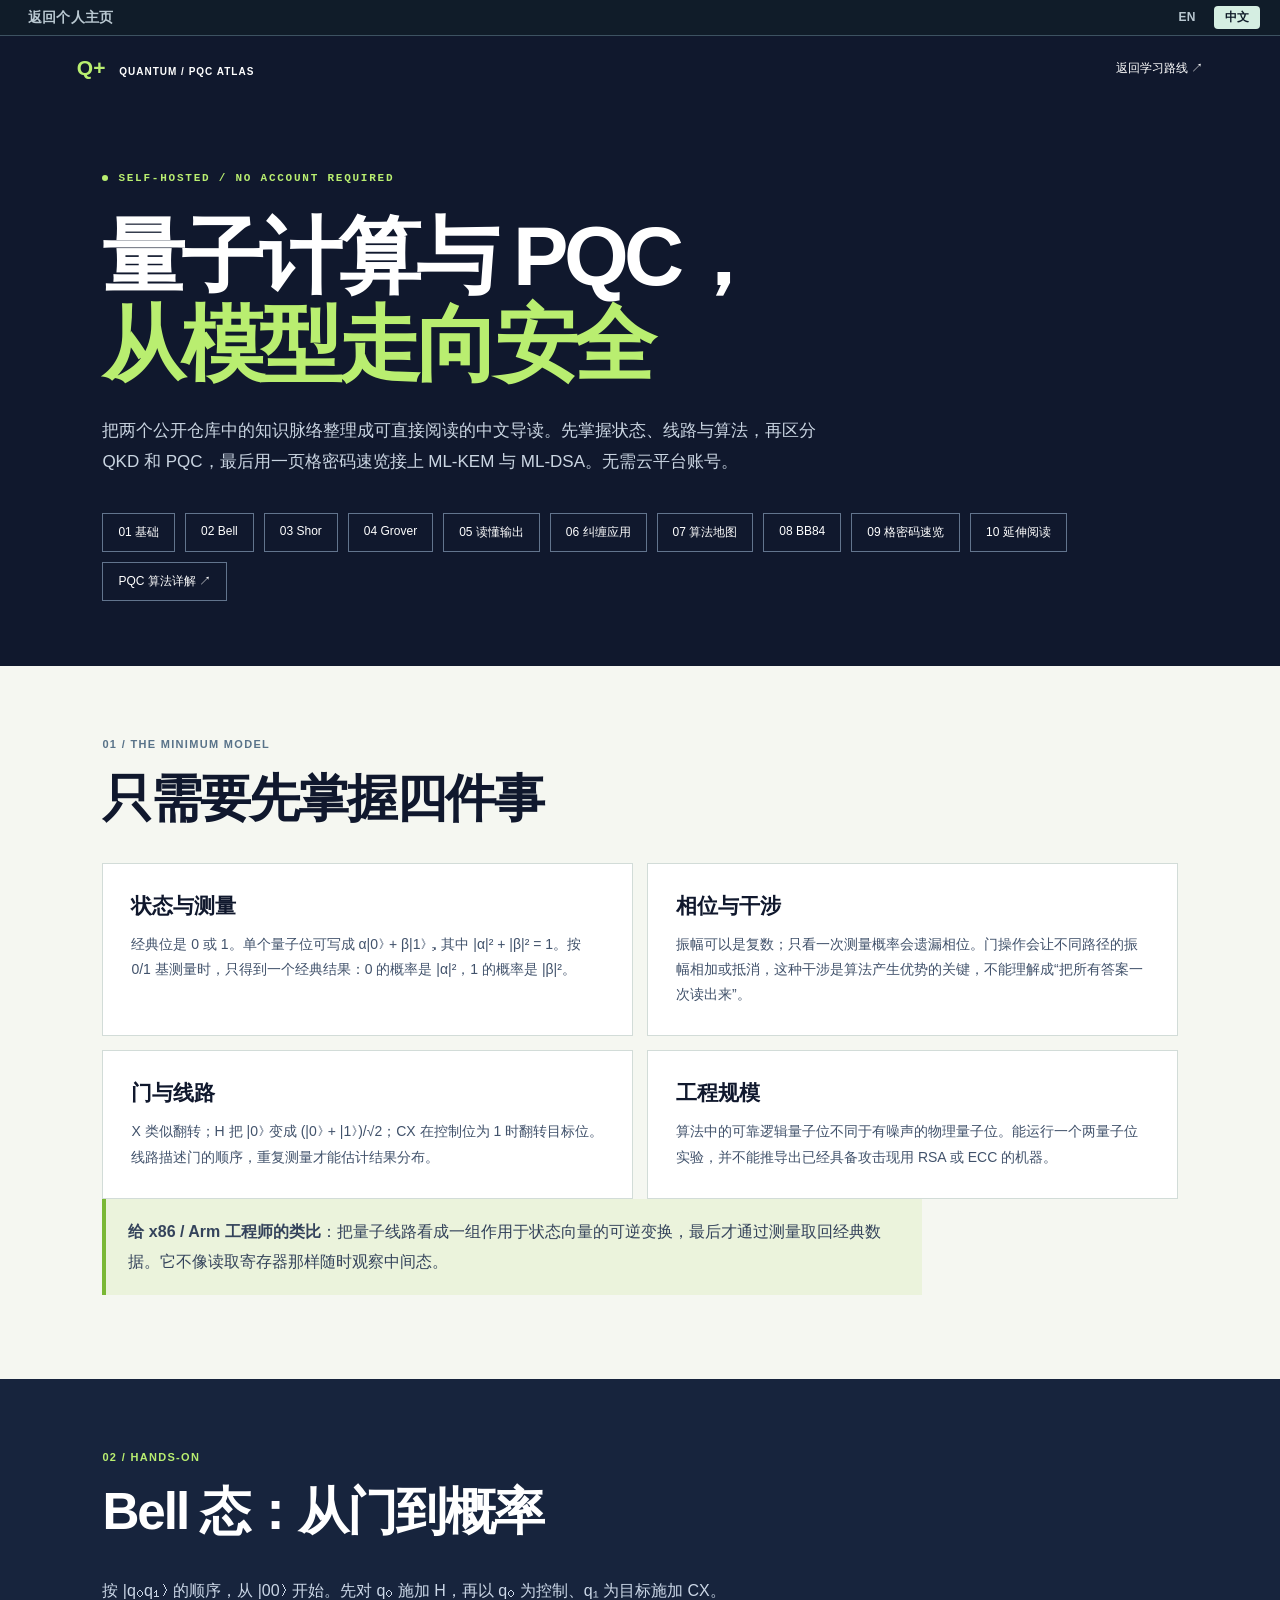
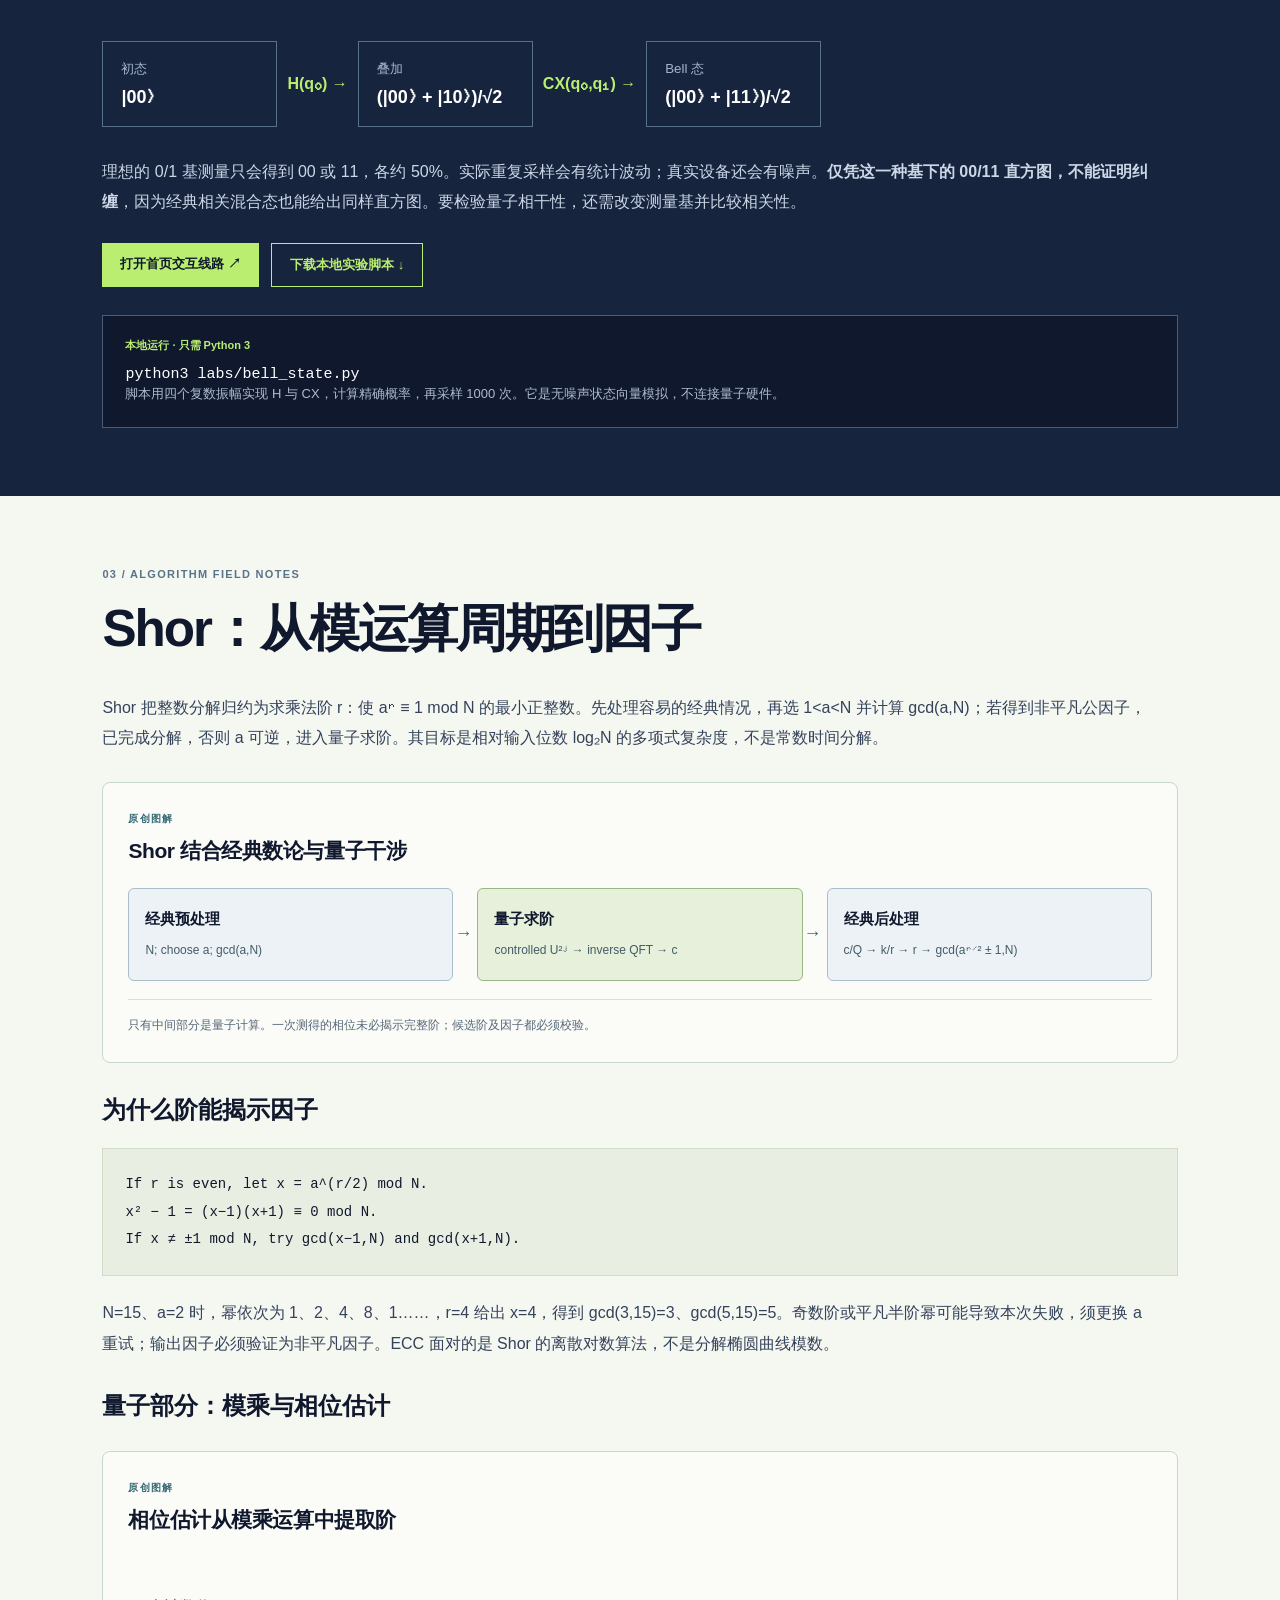
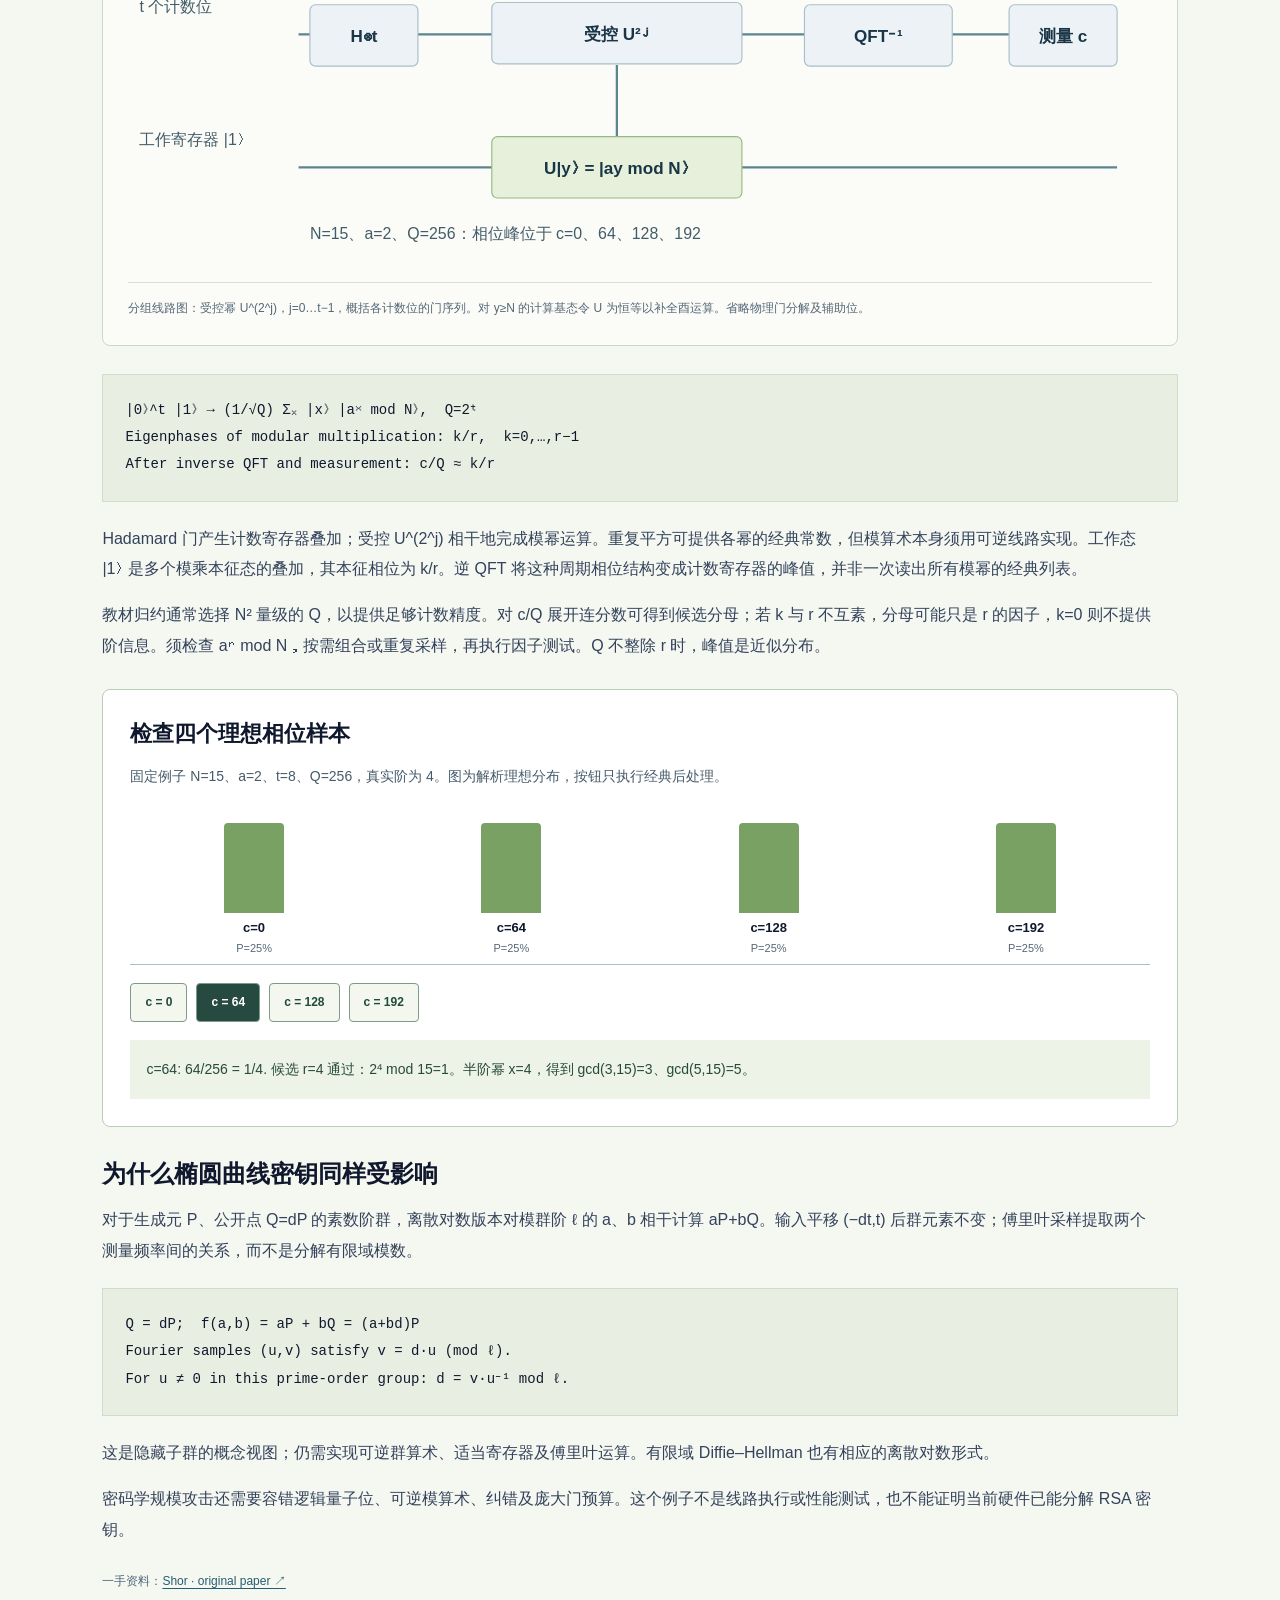
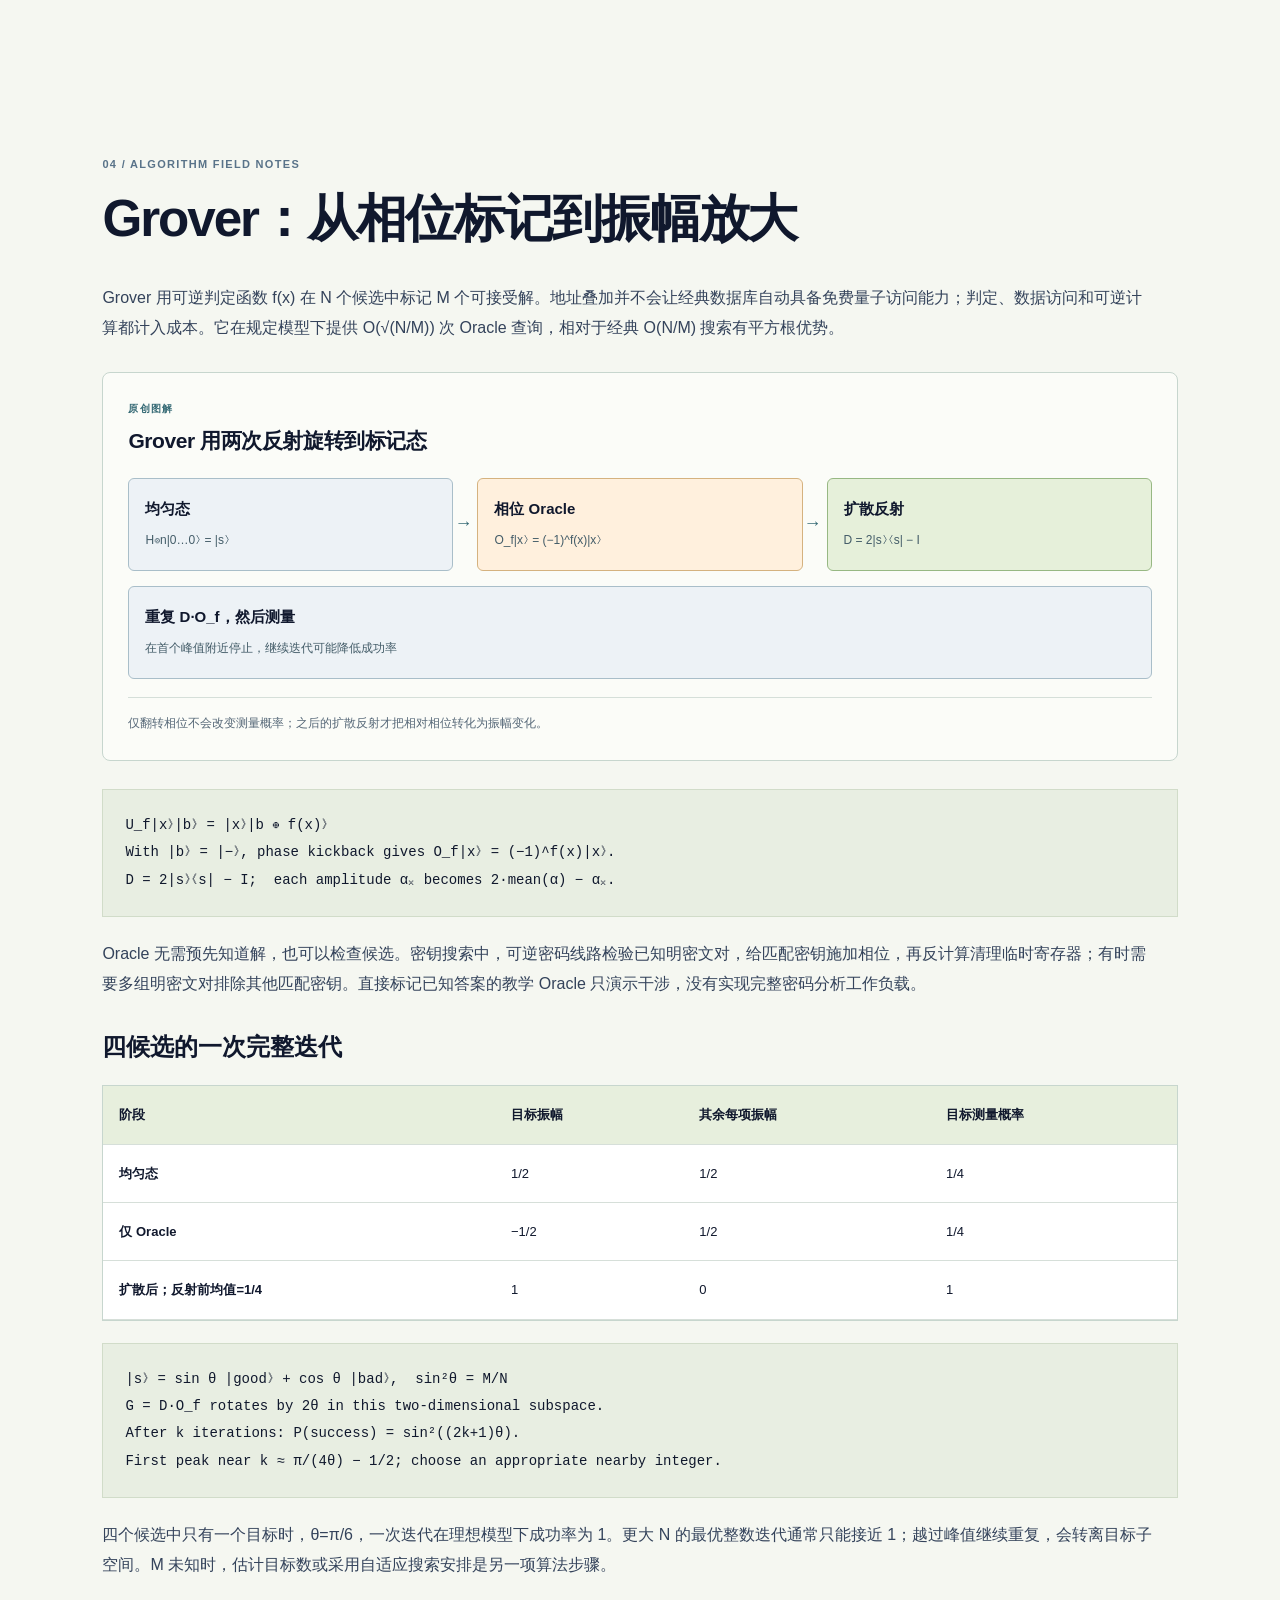
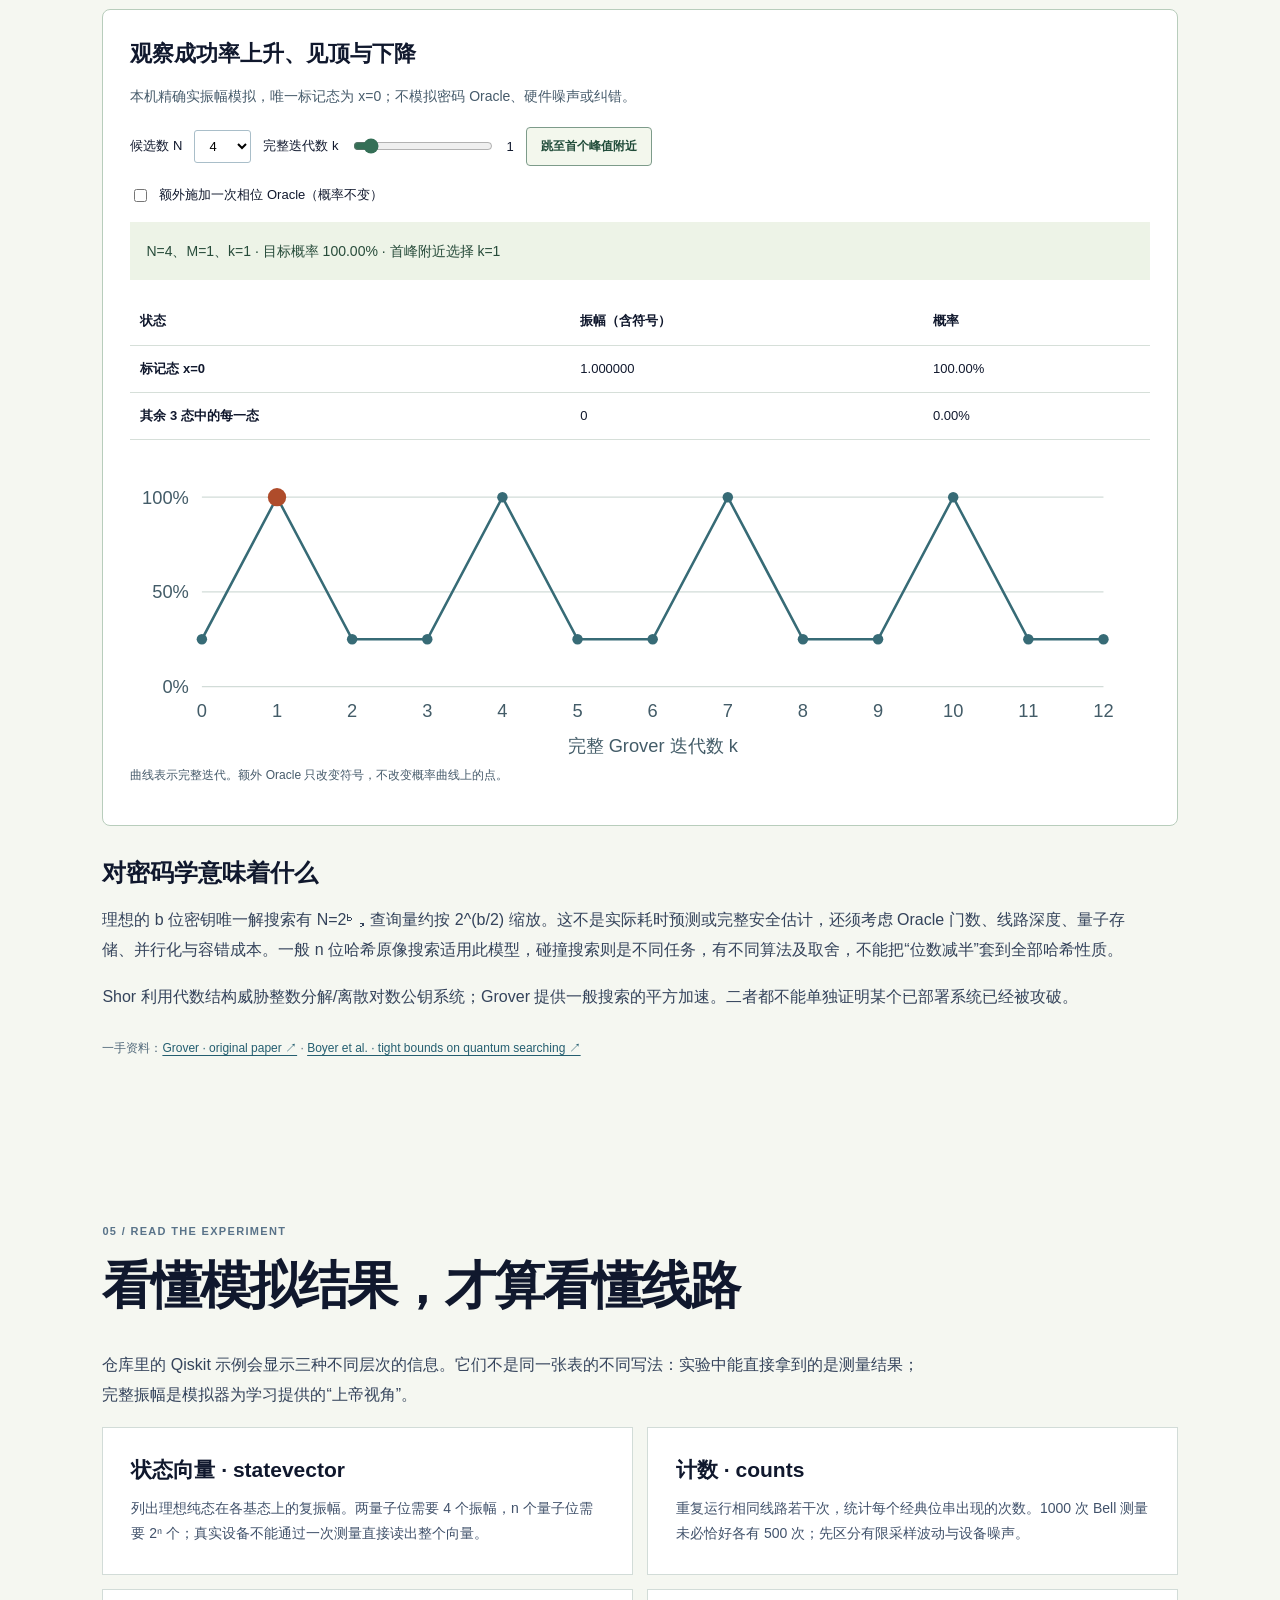
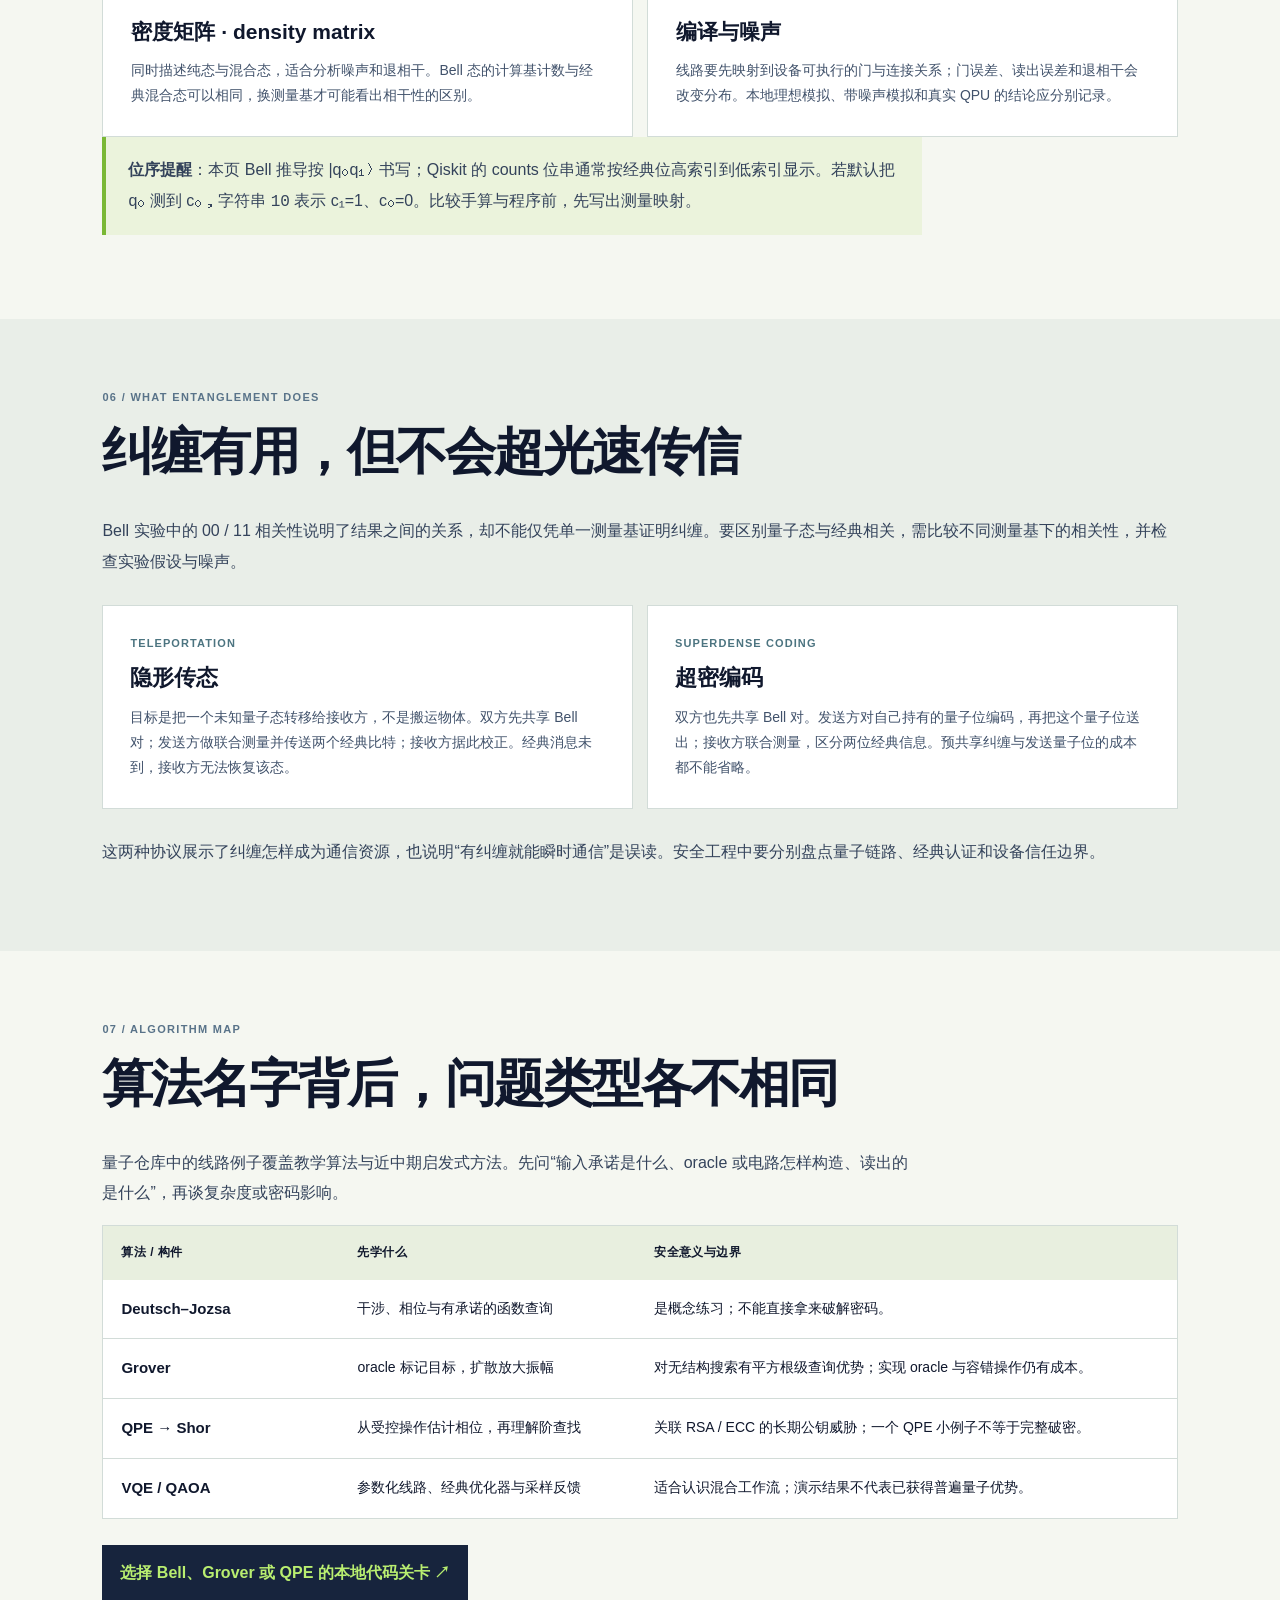
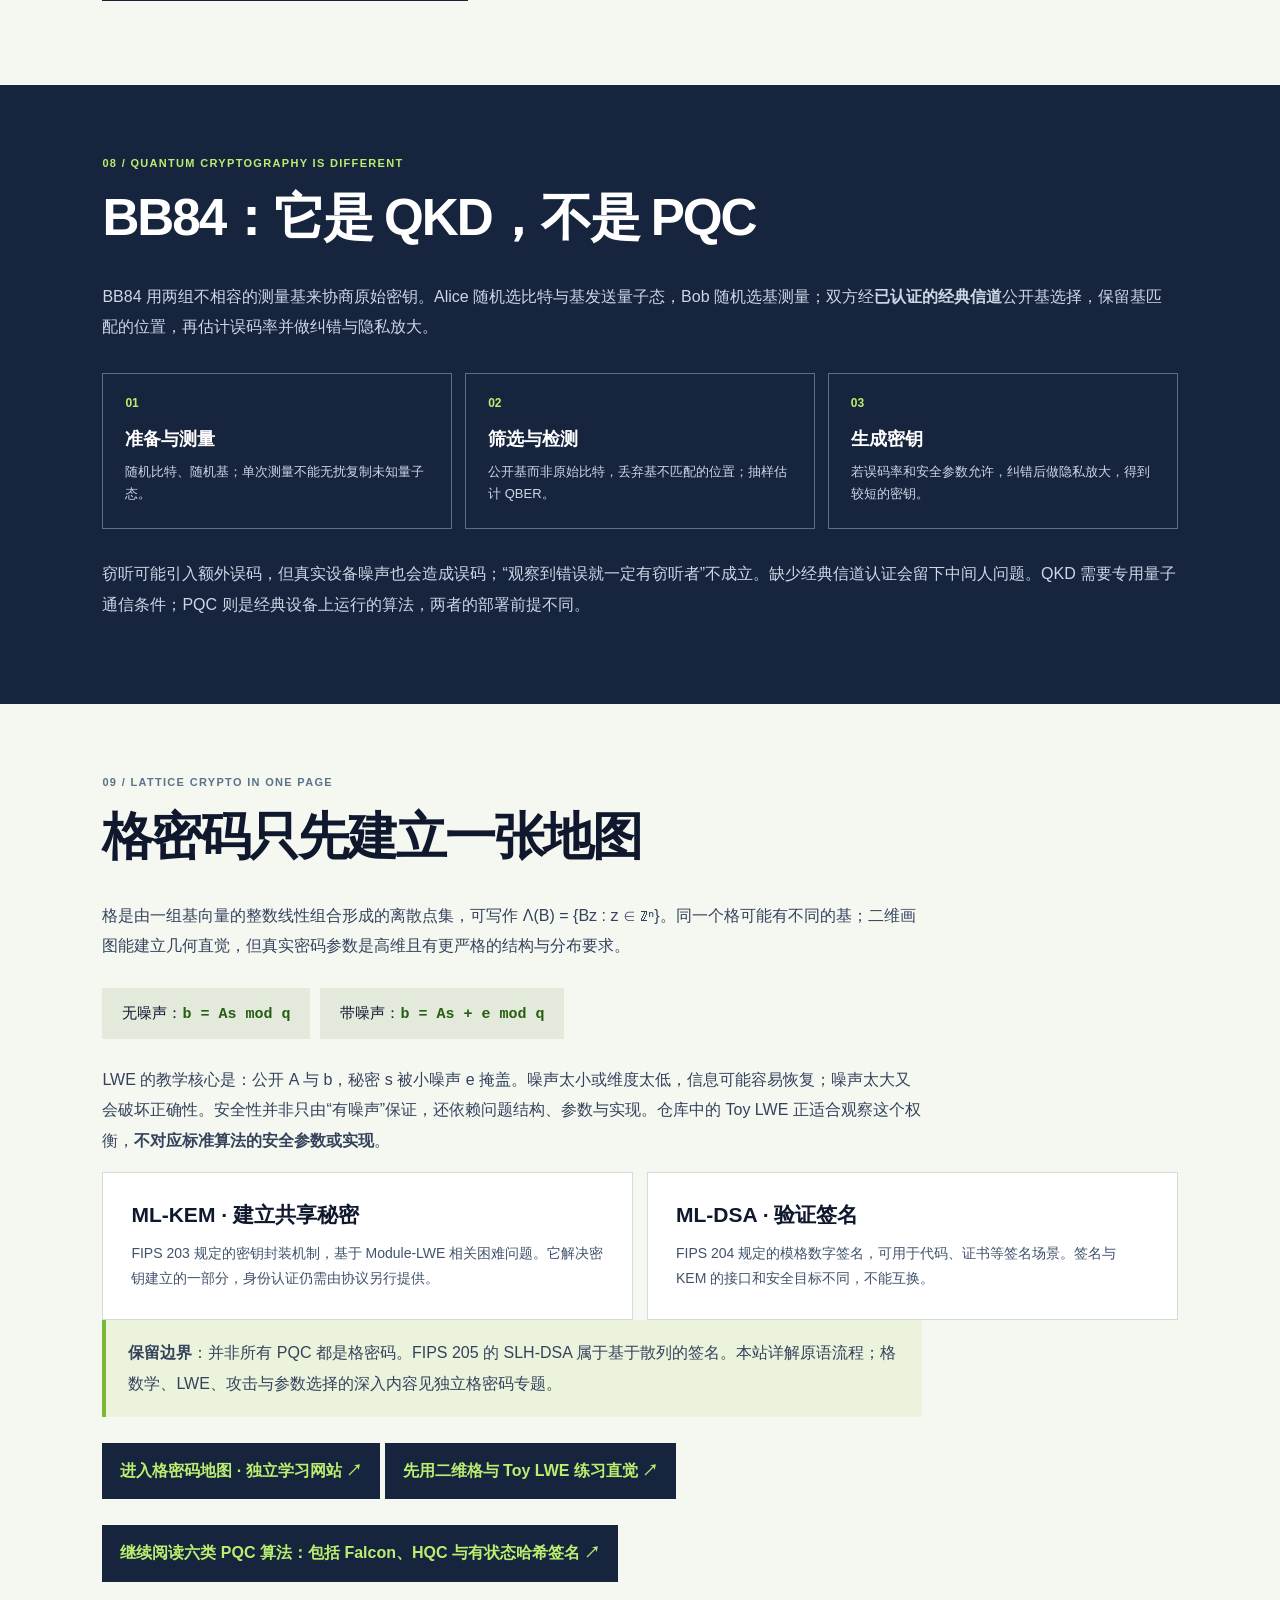
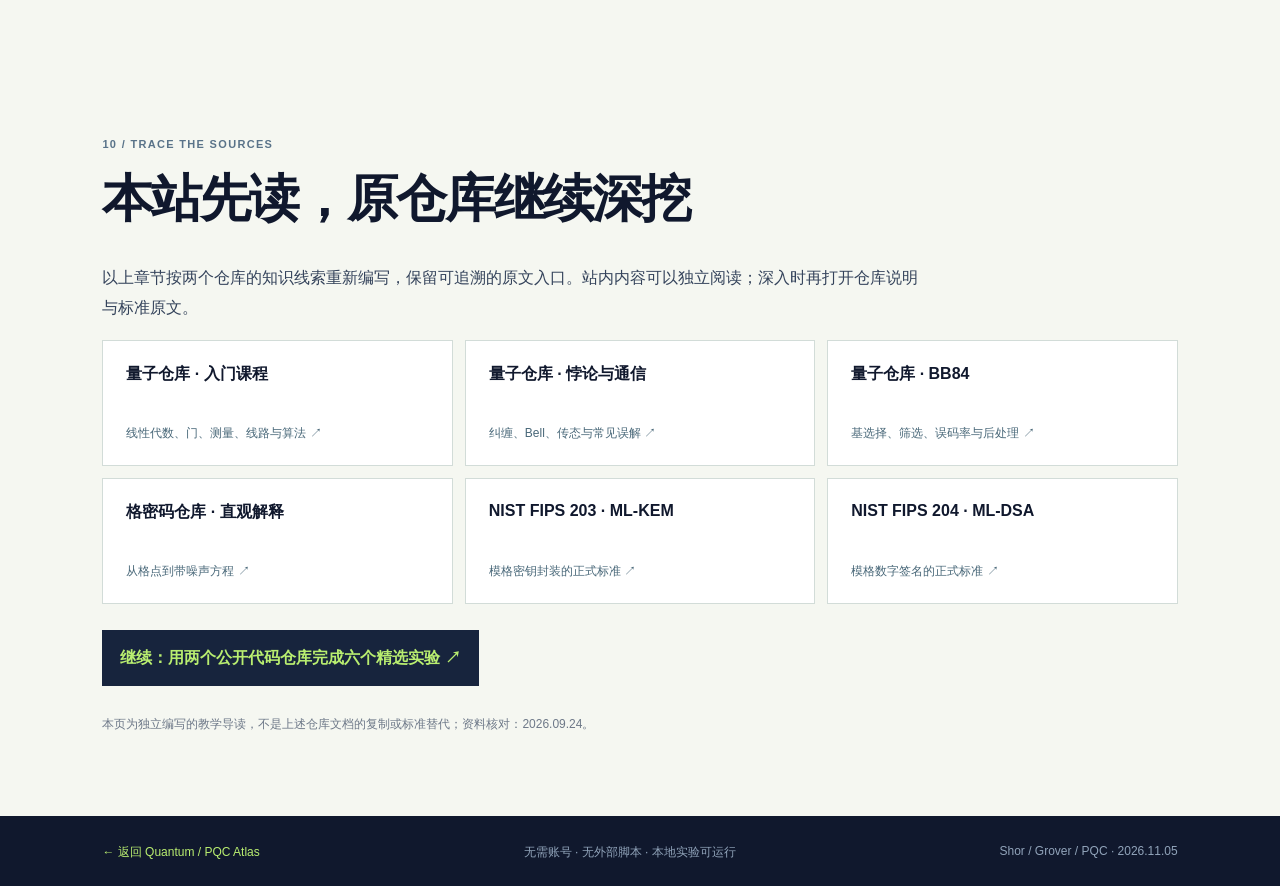
<file: quantum-guide.zh.html>
<!DOCTYPE html>

<html lang="zh-CN">
<head>
<meta charset="utf-8"/>
<meta content="width=device-width, initial-scale=1" name="viewport"/>
<meta content="#10182d" name="theme-color"/>
<meta content="面向软件与安全工程师的量子计算与PQC站内导读：量子位、Bell、算法、BB84，以及格与LWE速览。无需云平台账号。" name="description"/>
<title>量子计算与 PQC 知识导读 · Quantum / PQC Atlas</title>
<link href="style.css" rel="stylesheet"/>
<link href="guide.css" rel="stylesheet"/>
<script src="language.js"></script><link rel="stylesheet" href="learning.css"/><script type="module" src="algorithm-labs.mjs"></script><link rel="stylesheet" href="home-navigation.css"></head>
<body class="guide-page"><nav aria-label="站点导航与语言选择" id="atlas-langbar"><a class="atlas-home-link" href="https://shundazhang.github.io/index.zh.html">返回个人主页</a><a data-atlas-lang="en" href="quantum-guide.html">EN</a><a aria-current="page" data-atlas-lang="zh" href="quantum-guide.zh.html">中文</a></nav>
<a class="skip" href="#main">跳至正文</a>
<header class="guide-topbar"><a class="guide-brand" href="index.zh.html">Q+ <span>QUANTUM / PQC ATLAS</span></a><a href="index.zh.html#route">返回学习路线 ↗</a></header>
<main id="main">
<section class="guide-hero"><span class="eyebrow"><i></i> SELF-HOSTED / NO ACCOUNT REQUIRED</span><h1>量子计算与 PQC，<br/><em>从模型走向安全</em></h1><p>把两个公开仓库中的知识脉络整理成可直接阅读的中文导读。先掌握状态、线路与算法，再区分 QKD 和 PQC，最后用一页格密码速览接上 ML-KEM 与 ML-DSA。无需云平台账号。</p><nav aria-label="本页章节" class="guide-jumps"><a href="#basics">01 基础</a><a href="#bell">02 Bell</a><a href="#shor">03 Shor</a><a href="#grover">04 Grover</a><a href="#programming">05 读懂输出</a><a href="#entanglement">06 纠缠应用</a><a href="#algorithms">07 算法地图</a><a href="#bb84">08 BB84</a><a href="#lattice">09 格密码速览</a><a href="#reading">10 延伸阅读</a><a href="pqc-algorithms.zh.html">PQC 算法详解 ↗</a></nav></section>
<section class="guide-section" id="basics"><div class="guide-heading"><span>01 / THE MINIMUM MODEL</span><h2>只需要先掌握四件事</h2></div><div class="guide-grid"><article><h3>状态与测量</h3><p>经典位是 0 或 1。单个量子位可写成 α|0⟩ + β|1⟩，其中 |α|² + |β|² = 1。按 0/1 基测量时，只得到一个经典结果：0 的概率是 |α|²，1 的概率是 |β|²。</p></article><article><h3>相位与干涉</h3><p>振幅可以是复数；只看一次测量概率会遗漏相位。门操作会让不同路径的振幅相加或抵消，这种干涉是算法产生优势的关键，不能理解成“把所有答案一次读出来”。</p></article><article><h3>门与线路</h3><p>X 类似翻转；H 把 |0⟩ 变成 (|0⟩ + |1⟩)/√2；CX 在控制位为 1 时翻转目标位。线路描述门的顺序，重复测量才能估计结果分布。</p></article><article><h3>工程规模</h3><p>算法中的可靠逻辑量子位不同于有噪声的物理量子位。能运行一个两量子位实验，并不能推导出已经具备攻击现用 RSA 或 ECC 的机器。</p></article></div><p class="guide-callout"><b>给 x86 / Arm 工程师的类比</b>：把量子线路看成一组作用于状态向量的可逆变换，最后才通过测量取回经典数据。它不像读取寄存器那样随时观察中间态。</p></section>
<section class="guide-section guide-dark" id="bell"><div class="guide-heading"><span>02 / HANDS-ON</span><h2>Bell 态：从门到概率</h2></div><p>按 |q₀q₁⟩ 的顺序，从 |00⟩ 开始。先对 q₀ 施加 H，再以 q₀ 为控制、q₁ 为目标施加 CX。</p><div class="guide-equations"><div><small>初态</small><strong>|00⟩</strong></div><i>H(q₀) →</i><div><small>叠加</small><strong>(|00⟩ + |10⟩)/√2</strong></div><i>CX(q₀,q₁) →</i><div><small>Bell 态</small><strong>(|00⟩ + |11⟩)/√2</strong></div></div><p>理想的 0/1 基测量只会得到 00 或 11，各约 50%。实际重复采样会有统计波动；真实设备还会有噪声。<b>仅凭这一种基下的 00/11 直方图，不能证明纠缠</b>，因为经典相关混合态也能给出同样直方图。要检验量子相干性，还需改变测量基并比较相关性。</p><div class="guide-actions"><a class="guide-button" href="index.zh.html#quantum">打开首页交互线路 ↗</a><a class="guide-button ghost" download="" href="labs/bell_state.py">下载本地实验脚本 ↓</a></div><div class="guide-terminal"><span>本地运行 · 只需 Python 3</span><code>python3 labs/bell_state.py</code><p>脚本用四个复数振幅实现 H 与 CX，计算精确概率，再采样 1000 次。它是无噪声状态向量模拟，不连接量子硬件。</p></div></section>
<section class="guide-section algorithm-section" id="shor"><div class="guide-heading"><span>03 / ALGORITHM FIELD NOTES</span><h2>Shor：从模运算周期到因子</h2></div><p>Shor 把整数分解归约为求乘法阶 r：使 aʳ ≡ 1 mod N 的最小正整数。先处理容易的经典情况，再选 1&lt;a&lt;N 并计算 gcd(a,N)；若得到非平凡公因子，已完成分解，否则 a 可逆，进入量子求阶。其目标是相对输入位数 log₂N 的多项式复杂度，不是常数时间分解。</p><figure class="learning-figure" aria-labelledby="shor-flow-title"><span class="figure-tag">原创图解</span><h3 id="shor-flow-title">Shor 结合经典数论与量子干涉</h3><div class="learning-flow"><div class="learning-node "><strong>经典预处理</strong><span>N; choose a; gcd(a,N)</span></div><div class="learning-node accent"><strong>量子求阶</strong><span>controlled U²ʲ → inverse QFT → c</span></div><div class="learning-node "><strong>经典后处理</strong><span>c/Q → k/r → r → gcd(aʳᐟ² ± 1,N)</span></div></div><figcaption>只有中间部分是量子计算。一次测得的相位未必揭示完整阶；候选阶及因子都必须校验。</figcaption></figure><h3>为什么阶能揭示因子</h3><div class="algorithm-math"><code>If r is even, let x = a^(r/2) mod N.
x² − 1 = (x−1)(x+1) ≡ 0 mod N.
If x ≠ ±1 mod N, try gcd(x−1,N) and gcd(x+1,N).</code></div><p>N=15、a=2 时，幂依次为 1、2、4、8、1……，r=4 给出 x=4，得到 gcd(3,15)=3、gcd(5,15)=5。奇数阶或平凡半阶幂可能导致本次失败，须更换 a 重试；输出因子必须验证为非平凡因子。ECC 面对的是 Shor 的离散对数算法，不是分解椭圆曲线模数。</p><h3>量子部分：模乘与相位估计</h3><figure class="learning-figure" aria-labelledby="shor-circuit-title"><span class="figure-tag">原创图解</span><h3 id="shor-circuit-title">相位估计从模乘运算中提取阶</h3><div class="diagram-scroll" tabindex="0"><svg class="wide-diagram" viewBox="0 0 900 270" role="img" aria-label="相位估计从模乘运算中提取阶"><defs><marker id="shor-circuit-arrow" viewBox="0 0 10 10" refX="9" refY="5" markerWidth="6" markerHeight="6" orient="auto-start-reverse"><path d="M0 0L10 5L0 10z" fill="#376b76"/></marker></defs><text x="10" y="48" class="svg-small">t 个计数位</text><path class="circuit-wire" d="M150 68H870"/><text x="10" y="165" class="svg-small">工作寄存器 |1⟩</text><path class="circuit-wire" d="M150 185H870"/><g class="svg-node"><rect x="160" y="42" width="95" height="54" rx="5"/><text x="207.5" y="75" text-anchor="middle">H⊗t</text></g><g class="svg-node"><rect x="320" y="40" width="220" height="54" rx="5"/><text x="430.0" y="73" text-anchor="middle">受控 U²ʲ</text></g><g class="svg-node"><rect x="595" y="42" width="130" height="54" rx="5"/><text x="660.0" y="75" text-anchor="middle">QFT⁻¹</text></g><g class="svg-node"><rect x="775" y="42" width="95" height="54" rx="5"/><text x="822.5" y="75" text-anchor="middle">测量 c</text></g><path d="M430 95V158" class="circuit-control"/><g class="svg-node accent"><rect x="320" y="158" width="220" height="54" rx="5"/><text x="430" y="191" text-anchor="middle">U|y⟩ = |ay mod N⟩</text></g><text x="160" y="248" class="svg-small">N=15、a=2、Q=256：相位峰位于 c=0、64、128、192</text></svg></div><figcaption>分组线路图：受控幂 U^(2^j)，j=0…t−1，概括各计数位的门序列。对 y≥N 的计算基态令 U 为恒等以补全酉运算。省略物理门分解及辅助位。</figcaption></figure><div class="algorithm-math"><code>|0⟩^t |1⟩ → (1/√Q) Σₓ |x⟩ |aˣ mod N⟩,  Q=2ᵗ
Eigenphases of modular multiplication: k/r,  k=0,…,r−1
After inverse QFT and measurement: c/Q ≈ k/r</code></div><p>Hadamard 门产生计数寄存器叠加；受控 U^(2^j) 相干地完成模幂运算。重复平方可提供各幂的经典常数，但模算术本身须用可逆线路实现。工作态 |1⟩ 是多个模乘本征态的叠加，其本征相位为 k/r。逆 QFT 将这种周期相位结构变成计数寄存器的峰值，并非一次读出所有模幂的经典列表。</p><p>教材归约通常选择 N² 量级的 Q，以提供足够计数精度。对 c/Q 展开连分数可得到候选分母；若 k 与 r 不互素，分母可能只是 r 的因子，k=0 则不提供阶信息。须检查 aʳ mod N，按需组合或重复采样，再执行因子测试。Q 不整除 r 时，峰值是近似分布。</p><div class="algorithm-demo" id="shor-demo"><h3>检查四个理想相位样本</h3><p>固定例子 N=15、a=2、t=8、Q=256，真实阶为 4。图为解析理想分布，按钮只执行经典后处理。</p><div class="phase-peaks"><div><span class="peak-bar" style="height:90px"></span><b>c=0</b><small>P=25%</small></div><div><span class="peak-bar" style="height:90px"></span><b>c=64</b><small>P=25%</small></div><div><span class="peak-bar" style="height:90px"></span><b>c=128</b><small>P=25%</small></div><div><span class="peak-bar" style="height:90px"></span><b>c=192</b><small>P=25%</small></div></div><div class="demo-buttons" role="group" aria-label="选择相位样本"><button type="button" data-shor-sample="0" aria-pressed="false">c = 0</button><button type="button" data-shor-sample="64" aria-pressed="true">c = 64</button><button type="button" data-shor-sample="128" aria-pressed="false">c = 128</button><button type="button" data-shor-sample="192" aria-pressed="false">c = 192</button></div><output id="shor-result" aria-live="polite">c=64：64/256=1/4 → r=4 → 因子 3 和 5。</output></div><h3>为什么椭圆曲线密钥同样受影响</h3><p>对于生成元 P、公开点 Q=dP 的素数阶群，离散对数版本对模群阶 ℓ 的 a、b 相干计算 aP+bQ。输入平移 (−dt,t) 后群元素不变；傅里叶采样提取两个测量频率间的关系，而不是分解有限域模数。</p><div class="algorithm-math"><code>Q = dP;  f(a,b) = aP + bQ = (a+bd)P
Fourier samples (u,v) satisfy v = d·u (mod ℓ).
For u ≠ 0 in this prime-order group: d = v·u⁻¹ mod ℓ.</code></div><p>这是隐藏子群的概念视图；仍需实现可逆群算术、适当寄存器及傅里叶运算。有限域 Diffie–Hellman 也有相应的离散对数形式。</p><p>密码学规模攻击还需要容错逻辑量子位、可逆模算术、纠错及庞大门预算。这个例子不是线路执行或性能测试，也不能证明当前硬件已能分解 RSA 密钥。</p><p class="algorithm-references">一手资料：<a href="https://arxiv.org/abs/quant-ph/9508027" target="_blank" rel="noopener noreferrer">Shor · original paper ↗</a></p></section>
<section class="guide-section algorithm-section" id="grover"><div class="guide-heading"><span>04 / ALGORITHM FIELD NOTES</span><h2>Grover：从相位标记到振幅放大</h2></div><p>Grover 用可逆判定函数 f(x) 在 N 个候选中标记 M 个可接受解。地址叠加并不会让经典数据库自动具备免费量子访问能力；判定、数据访问和可逆计算都计入成本。它在规定模型下提供 O(√(N/M)) 次 Oracle 查询，相对于经典 O(N/M) 搜索有平方根优势。</p><figure class="learning-figure" aria-labelledby="grover-flow-title"><span class="figure-tag">原创图解</span><h3 id="grover-flow-title">Grover 用两次反射旋转到标记态</h3><div class="learning-flow"><div class="learning-node "><strong>均匀态</strong><span>H⊗n|0…0⟩ = |s⟩</span></div><div class="learning-node caution"><strong>相位 Oracle</strong><span>O_f|x⟩ = (−1)^f(x)|x⟩</span></div><div class="learning-node accent"><strong>扩散反射</strong><span>D = 2|s⟩⟨s| − I</span></div></div><div class="learning-node "><strong>重复 D·O_f，然后测量</strong><span>在首个峰值附近停止，继续迭代可能降低成功率</span></div><figcaption>仅翻转相位不会改变测量概率；之后的扩散反射才把相对相位转化为振幅变化。</figcaption></figure><div class="algorithm-math"><code>U_f|x⟩|b⟩ = |x⟩|b ⊕ f(x)⟩
With |b⟩ = |−⟩, phase kickback gives O_f|x⟩ = (−1)^f(x)|x⟩.
D = 2|s⟩⟨s| − I;  each amplitude αₓ becomes 2·mean(α) − αₓ.</code></div><p>Oracle 无需预先知道解，也可以检查候选。密钥搜索中，可逆密码线路检验已知明密文对，给匹配密钥施加相位，再反计算清理临时寄存器；有时需要多组明密文对排除其他匹配密钥。直接标记已知答案的教学 Oracle 只演示干涉，没有实现完整密码分析工作负载。</p><h3>四候选的一次完整迭代</h3><div class="algorithm-table-wrap" tabindex="0"><table class="algorithm-table"><thead><tr><th scope="col">阶段</th><th scope="col">目标振幅</th><th scope="col">其余每项振幅</th><th scope="col">目标测量概率</th></tr></thead><tbody><tr><th scope="row">均匀态</th><td>1/2</td><td>1/2</td><td>1/4</td></tr><tr><th scope="row">仅 Oracle</th><td>−1/2</td><td>1/2</td><td>1/4</td></tr><tr><th scope="row">扩散后；反射前均值=1/4</th><td>1</td><td>0</td><td>1</td></tr></tbody></table></div><div class="algorithm-math"><code>|s⟩ = sin θ |good⟩ + cos θ |bad⟩,  sin²θ = M/N
G = D·O_f rotates by 2θ in this two-dimensional subspace.
After k iterations: P(success) = sin²((2k+1)θ).
First peak near k ≈ π/(4θ) − 1/2; choose an appropriate nearby integer.</code></div><p>四个候选中只有一个目标时，θ=π/6，一次迭代在理想模型下成功率为 1。更大 N 的最优整数迭代通常只能接近 1；越过峰值继续重复，会转离目标子空间。M 未知时，估计目标数或采用自适应搜索安排是另一项算法步骤。</p><div class="algorithm-demo" id="grover-demo"><h3>观察成功率上升、见顶与下降</h3><p>本机精确实振幅模拟，唯一标记态为 x=0；不模拟密码 Oracle、硬件噪声或纠错。</p><div class="demo-controls"><label for="grover-size">候选数 N</label><select id="grover-size"><option value="4">4</option><option value="16">16</option><option value="64">64</option></select><label for="grover-iterations">完整迭代数 k</label><input id="grover-iterations" type="range" min="0" max="12" value="1"><output id="grover-k">1</output><button type="button" id="grover-optimum">跳至首个峰值附近</button></div><label class="oracle-toggle"><input type="checkbox" id="grover-oracle">额外施加一次相位 Oracle（概率不变）</label><div class="grover-stats" id="grover-summary" aria-live="polite"></div><div id="grover-amplitudes" class="amplitude-table"></div><div class="diagram-scroll" tabindex="0"><svg id="grover-curve" class="wide-diagram" viewBox="0 0 780 235" role="img" aria-label="目标成功率随迭代数变化"></svg></div><p class="demo-note">曲线表示完整迭代。额外 Oracle 只改变符号，不改变概率曲线上的点。</p></div><h3>对密码学意味着什么</h3><p>理想的 b 位密钥唯一解搜索有 N=2ᵇ，查询量约按 2^(b/2) 缩放。这不是实际耗时预测或完整安全估计，还须考虑 Oracle 门数、线路深度、量子存储、并行化与容错成本。一般 n 位哈希原像搜索适用此模型，碰撞搜索则是不同任务，有不同算法及取舍，不能把“位数减半”套到全部哈希性质。</p><p>Shor 利用代数结构威胁整数分解/离散对数公钥系统；Grover 提供一般搜索的平方加速。二者都不能单独证明某个已部署系统已经被攻破。</p><p class="algorithm-references">一手资料：<a href="https://arxiv.org/abs/quant-ph/9605043" target="_blank" rel="noopener noreferrer">Grover · original paper ↗</a> · <a href="https://arxiv.org/abs/quant-ph/9605034" target="_blank" rel="noopener noreferrer">Boyer et al. · tight bounds on quantum searching ↗</a></p></section>
<section class="guide-section" id="programming">
<div class="guide-heading"><span>05 / READ THE EXPERIMENT</span><h2>看懂模拟结果，才算看懂线路</h2></div>
<p>仓库里的 Qiskit 示例会显示三种不同层次的信息。它们不是同一张表的不同写法：实验中能直接拿到的是测量结果；完整振幅是模拟器为学习提供的“上帝视角”。</p>
<div class="guide-grid">
<article><h3>状态向量 · statevector</h3><p>列出理想纯态在各基态上的复振幅。两量子位需要 4 个振幅，n 个量子位需要 2ⁿ 个；真实设备不能通过一次测量直接读出整个向量。</p></article>
<article><h3>计数 · counts</h3><p>重复运行相同线路若干次，统计每个经典位串出现的次数。1000 次 Bell 测量未必恰好各有 500 次；先区分有限采样波动与设备噪声。</p></article>
<article><h3>密度矩阵 · density matrix</h3><p>同时描述纯态与混合态，适合分析噪声和退相干。Bell 态的计算基计数与经典混合态可以相同，换测量基才可能看出相干性的区别。</p></article>
<article><h3>编译与噪声</h3><p>线路要先映射到设备可执行的门与连接关系；门误差、读出误差和退相干会改变分布。本地理想模拟、带噪声模拟和真实 QPU 的结论应分别记录。</p></article>
</div>
<p class="guide-callout"><b>位序提醒</b>：本页 Bell 推导按 |q₀q₁⟩ 书写；Qiskit 的 counts 位串通常按经典位高索引到低索引显示。若默认把 q₀ 测到 c₀，字符串 <code>10</code> 表示 c₁=1、c₀=0。比较手算与程序前，先写出测量映射。</p>
</section>
<section class="guide-section guide-paper" id="entanglement">
<div class="guide-heading"><span>06 / WHAT ENTANGLEMENT DOES</span><h2>纠缠有用，但不会超光速传信</h2></div>
<p>Bell 实验中的 00 / 11 相关性说明了结果之间的关系，却不能仅凭单一测量基证明纠缠。要区别量子态与经典相关，需比较不同测量基下的相关性，并检查实验假设与噪声。</p>
<div class="guide-compare">
<article><span>TELEPORTATION</span><h3>隐形传态</h3><p>目标是把一个未知量子态转移给接收方，不是搬运物体。双方先共享 Bell 对；发送方做联合测量并传送两个经典比特；接收方据此校正。经典消息未到，接收方无法恢复该态。</p></article>
<article><span>SUPERDENSE CODING</span><h3>超密编码</h3><p>双方也先共享 Bell 对。发送方对自己持有的量子位编码，再把这个量子位送出；接收方联合测量，区分两位经典信息。预共享纠缠与发送量子位的成本都不能省略。</p></article>
</div>
<p>这两种协议展示了纠缠怎样成为通信资源，也说明“有纠缠就能瞬时通信”是误读。安全工程中要分别盘点量子链路、经典认证和设备信任边界。</p>
</section>
<section class="guide-section" id="algorithms">
<div class="guide-heading"><span>07 / ALGORITHM MAP</span><h2>算法名字背后，问题类型各不相同</h2></div>
<p>量子仓库中的线路例子覆盖教学算法与近中期启发式方法。先问“输入承诺是什么、oracle 或电路怎样构造、读出的是什么”，再谈复杂度或密码影响。</p>
<div class="guide-table-wrap"><table class="guide-table"><thead><tr><th scope="col">算法 / 构件</th><th scope="col">先学什么</th><th scope="col">安全意义与边界</th></tr></thead><tbody>
<tr><th scope="row">Deutsch–Jozsa</th><td>干涉、相位与有承诺的函数查询</td><td>是概念练习；不能直接拿来破解密码。</td></tr>
<tr><th scope="row">Grover</th><td>oracle 标记目标，扩散放大振幅</td><td>对无结构搜索有平方根级查询优势；实现 oracle 与容错操作仍有成本。</td></tr>
<tr><th scope="row">QPE → Shor</th><td>从受控操作估计相位，再理解阶查找</td><td>关联 RSA / ECC 的长期公钥威胁；一个 QPE 小例子不等于完整破密。</td></tr>
<tr><th scope="row">VQE / QAOA</th><td>参数化线路、经典优化器与采样反馈</td><td>适合认识混合工作流；演示结果不代表已获得普遍量子优势。</td></tr>
</tbody></table></div>
<p class="guide-next"><a href="code-labs.zh.html#quantum-code">选择 Bell、Grover 或 QPE 的本地代码关卡 ↗</a></p>
</section>
<section class="guide-section guide-dark" id="bb84">
<div class="guide-heading"><span>08 / QUANTUM CRYPTOGRAPHY IS DIFFERENT</span><h2>BB84：它是 QKD，不是 PQC</h2></div>
<p>BB84 用两组不相容的测量基来协商原始密钥。Alice 随机选比特与基发送量子态，Bob 随机选基测量；双方经<b>已认证的经典信道</b>公开基选择，保留基匹配的位置，再估计误码率并做纠错与隐私放大。</p>
<ol class="guide-flow"><li><b>准备与测量</b><span>随机比特、随机基；单次测量不能无扰复制未知量子态。</span></li><li><b>筛选与检测</b><span>公开基而非原始比特，丢弃基不匹配的位置；抽样估计 QBER。</span></li><li><b>生成密钥</b><span>若误码率和安全参数允许，纠错后做隐私放大，得到较短的密钥。</span></li></ol>
<p>窃听可能引入额外误码，但真实设备噪声也会造成误码；“观察到错误就一定有窃听者”不成立。缺少经典信道认证会留下中间人问题。QKD 需要专用量子通信条件；PQC 则是经典设备上运行的算法，两者的部署前提不同。</p>
</section>
<section class="guide-section" id="lattice">
<div class="guide-heading"><span>09 / LATTICE CRYPTO IN ONE PAGE</span><h2>格密码只先建立一张地图</h2></div>
<p>格是由一组基向量的整数线性组合形成的离散点集，可写作 Λ(B) = {Bz : z ∈ ℤⁿ}。同一个格可能有不同的基；二维画图能建立几何直觉，但真实密码参数是高维且有更严格的结构与分布要求。</p>
<div class="guide-math"><span>无噪声：<b>b = As mod q</b></span><span>带噪声：<b>b = As + e mod q</b></span></div>
<p>LWE 的教学核心是：公开 A 与 b，秘密 s 被小噪声 e 掩盖。噪声太小或维度太低，信息可能容易恢复；噪声太大又会破坏正确性。安全性并非只由“有噪声”保证，还依赖问题结构、参数与实现。仓库中的 Toy LWE 正适合观察这个权衡，<b>不对应标准算法的安全参数或实现</b>。</p>
<div class="guide-grid">
<article><h3>ML-KEM · 建立共享秘密</h3><p>FIPS 203 规定的密钥封装机制，基于 Module-LWE 相关困难问题。它解决密钥建立的一部分，身份认证仍需由协议另行提供。</p></article>
<article><h3>ML-DSA · 验证签名</h3><p>FIPS 204 规定的模格数字签名，可用于代码、证书等签名场景。签名与 KEM 的接口和安全目标不同，不能互换。</p></article>
</div>
<p class="guide-callout"><b>保留边界</b>：并非所有 PQC 都是格密码。FIPS 205 的 SLH-DSA 属于基于散列的签名。本站详解原语流程；格数学、LWE、攻击与参数选择的深入内容见独立格密码专题。</p>
<p class="guide-next"><a href="https://shundazhang.github.io/lattice-crypto-atlas/" rel="noopener noreferrer" target="_blank">进入格密码地图 · 独立学习网站 ↗</a> <a href="code-labs.zh.html#lattice-code">先用二维格与 Toy LWE 练习直觉 ↗</a></p>
<!-- PQC DETAIL LINK --><p class="guide-next"><a href="pqc-algorithms.zh.html">继续阅读六类 PQC 算法：包括 Falcon、HQC 与有状态哈希签名 ↗</a></p></section>
<section class="guide-section" id="reading">
<div class="guide-heading"><span>10 / TRACE THE SOURCES</span><h2>本站先读，原仓库继续深挖</h2></div>
<p>以上章节按两个仓库的知识线索重新编写，保留可追溯的原文入口。站内内容可以独立阅读；深入时再打开仓库说明与标准原文。</p>
<div class="guide-links">
<a href="https://github.com/ShundaZhang/quantum-computing-python-samples/blob/main/docs/quantum_computing_intro_course_zh.md" rel="noopener noreferrer" target="_blank"><b>量子仓库 · 入门课程</b><span>线性代数、门、测量、线路与算法 ↗</span></a>
<a href="https://github.com/ShundaZhang/quantum-computing-python-samples/blob/main/docs/quantum_paradoxes_zh.md" rel="noopener noreferrer" target="_blank"><b>量子仓库 · 悖论与通信</b><span>纠缠、Bell、传态与常见误解 ↗</span></a>
<a href="https://github.com/ShundaZhang/quantum-computing-python-samples/blob/main/docs/bb84_protocol_zh.md" rel="noopener noreferrer" target="_blank"><b>量子仓库 · BB84</b><span>基选择、筛选、误码率与后处理 ↗</span></a>
<a href="https://github.com/ShundaZhang/lattice-based-cryptography-samples/blob/main/docs/intuitive-explanation.md" rel="noopener noreferrer" target="_blank"><b>格密码仓库 · 直观解释</b><span>从格点到带噪声方程 ↗</span></a>
<a href="https://csrc.nist.gov/pubs/fips/203/final" rel="noopener noreferrer" target="_blank"><b>NIST FIPS 203 · ML-KEM</b><span>模格密钥封装的正式标准 ↗</span></a>
<a href="https://csrc.nist.gov/pubs/fips/204/final" rel="noopener noreferrer" target="_blank"><b>NIST FIPS 204 · ML-DSA</b><span>模格数字签名的正式标准 ↗</span></a>
</div>
<p class="guide-next"><a href="code-labs.zh.html">继续：用两个公开代码仓库完成六个精选实验 ↗</a></p>
<p class="guide-source-note">本页为独立编写的教学导读，不是上述仓库文档的复制或标准替代；资料核对：2026.09.24。</p>
</section>
</main>
<footer class="guide-footer"><a href="index.zh.html">← 返回 Quantum / PQC Atlas</a><span>无需账号 · 无外部脚本 · 本地实验可运行</span><span>Shor / Grover / PQC · 2026.11.05</span></footer>
</body>
</html>
</file>
<file: style.css>
:root{--ink:#10182d;--ink2:#1b2744;--muted:#647083;--paper:#f3f3ed;--white:#fff;--line:#dfe3e3;--acid:#b9ee70;--violet:#8d8ff7;--orange:#f8aa7a;--sidebar:250px;scroll-behavior:smooth}
*{box-sizing:border-box}body{margin:0;background:var(--paper);color:var(--ink);font-family:Inter,"SF Pro Display","PingFang SC","Microsoft YaHei",Arial,sans-serif;-webkit-font-smoothing:antialiased}a{color:inherit}button,input{font:inherit}button{cursor:pointer}::selection{background:var(--acid);color:var(--ink)}.skip{position:absolute;left:-9999px;top:8px;background:var(--acid);z-index:100;padding:12px}.skip:focus{left:10px}a:focus-visible,button:focus-visible,input:focus-visible{outline:3px solid #6b55ff;outline-offset:3px}h1,h2,h3,p{margin-top:0}p{line-height:1.75}.sidebar{position:fixed;z-index:30;top:0;bottom:0;left:0;width:var(--sidebar);background:var(--ink);color:#eef2f4;display:flex;flex-direction:column;padding:30px 19px;border-right:1px solid #34405a}.brand{display:flex;gap:12px;align-items:center;text-decoration:none;font-size:14px;font-weight:800;line-height:1.08;letter-spacing:.08em;padding:4px 6px 30px}.brand b{color:var(--acid);font-weight:800}.brand-symbol{display:grid;place-items:center;width:45px;height:45px;border:1.5px solid var(--acid);border-radius:12px;color:var(--acid);font-size:25px;font-weight:600;letter-spacing:-.1em;line-height:1}.brand-symbol span{font-size:13px;transform:translate(2px,-8px)}.side-eyebrow{font:700 10px/1.5 ui-monospace,SFMono-Regular,monospace;color:#8390a9;letter-spacing:.18em;padding:16px 12px;border-top:1px solid #34405a}.side-nav{display:flex;flex-direction:column;gap:2px}.side-nav a{padding:12px 12px;text-decoration:none;color:#aeb8c9;border-radius:6px;font-size:12px;font-weight:650;transition:background .2s,color .2s}.side-nav a span{font:500 10px ui-monospace,SFMono-Regular,monospace;color:#64748f;margin-right:12px}.side-nav a:hover,.side-nav a.active{background:#29364d;color:#fff}.side-nav a.active span{color:var(--acid)}.side-foot{display:flex;gap:11px;align-items:flex-start;margin-top:auto;border-top:1px solid #34405a;padding:23px 11px 0;color:#8895a9;font-size:11px;line-height:1.7}.dot{width:7px;height:7px;flex:none;border-radius:50%;background:var(--acid);margin-top:5px;box-shadow:0 0 10px var(--acid)}.site-shell{margin-left:var(--sidebar);min-width:0}.topbar{height:65px;background:var(--ink);color:#aab5c7;display:flex;justify-content:space-between;align-items:center;padding:0 48px;font-size:11px;border-bottom:1px solid #34405a;letter-spacing:.04em}.topbar a{text-decoration:none;color:#fff;font-weight:750}.topbar a span{color:var(--acid);margin-left:5px}.mobile-brand{display:none}.section-pad{padding:88px clamp(30px,6vw,110px)}.hero{padding-top:68px;padding-bottom:0;background:var(--ink);color:#f5f7fa;overflow:hidden}.hero-top{display:flex;justify-content:space-between;align-items:center}.eyebrow,.section-kicker,.mini-label,.edition{font:700 11px/1.5 ui-monospace,SFMono-Regular,monospace;letter-spacing:.16em}.eyebrow{color:var(--acid);display:flex;gap:10px;align-items:center}.eyebrow i{display:inline-block;width:6px;height:6px;background:var(--acid);border-radius:50%}.edition{color:#78859b}.hero-grid{display:grid;grid-template-columns:minmax(0,1fr) minmax(370px,42%);gap:55px;align-items:center;min-height:540px}.hero h1{font-size:clamp(50px,5.5vw,88px);letter-spacing:-.075em;line-height:1.13;margin:0 0 30px;font-weight:740}.hero h1 em{font-style:normal;color:var(--acid)}.hero-lede{max-width:590px;color:#b6c1d0;font-size:17px;line-height:1.85}.hero-actions{display:flex;gap:11px;margin:32px 0 42px}.button{padding:13px 17px;border-radius:3px;text-decoration:none;font-size:12px;font-weight:750;display:flex;gap:22px;justify-content:space-between;align-items:center}.button.primary{background:var(--acid);color:var(--ink)}.button.secondary{border:1px solid #64708b;color:#e5edf7}.button:hover{transform:translateY(-2px)}.hero-facts{display:flex;gap:25px;flex-wrap:wrap;color:#8491a7;font-size:11px}.hero-facts span{border-left:1px solid #46516b;padding-left:13px}.hero-facts b{color:#eff3f8;font-size:16px;margin-right:5px}.hero-art{height:440px;position:relative;border:1px solid #47536c;background:radial-gradient(circle at 50% 44%,#243253,#16213c 50%,#121b31 72%);box-shadow:20px 20px 0 rgba(5,9,20,.25);overflow:hidden}.hero-art:before{content:"";position:absolute;inset:0;background-image:linear-gradient(#ffffff10 1px,transparent 1px),linear-gradient(90deg,#ffffff10 1px,transparent 1px);background-size:34px 34px;mask-image:linear-gradient(to bottom,transparent,#000 25%,#000 75%,transparent)}.art-head,.art-bottom{position:absolute;left:23px;right:23px;font:600 10px ui-monospace,SFMono-Regular,monospace;letter-spacing:.12em;color:#92a0b7}.art-head{top:25px;display:flex;justify-content:space-between}.art-head span{color:var(--acid)}.art-bottom{bottom:24px;text-align:center;font-size:9px;color:#6e7d9a}.art-orbit{height:260px;position:relative;margin:70px auto 0;width:100%;display:grid;place-items:center}.orbit{position:absolute;border:1px solid #a2b8ff70;border-radius:50%;width:260px;height:170px;transform:rotate(28deg)}.orbit-two{transform:rotate(-42deg);border-color:#b9ee7077}.orbit-core{z-index:1;display:grid;place-items:center;width:112px;height:112px;border-radius:50%;background:radial-gradient(circle at 35% 30%,#cfe8a8,var(--acid) 40%,#6aa856);color:var(--ink);box-shadow:0 0 30px #b9ee7040,0 0 90px #b9ee7035;font:600 43px Georgia,serif}.orbit-label{position:absolute;color:#d4def0;border:1px solid #65718a;background:#1c2b48;padding:7px 10px;font:600 10px ui-monospace,SFMono-Regular,monospace;letter-spacing:.1em}.orbit-label.left{left:10%;top:39%}.orbit-label.right{right:9%;bottom:28%}.art-flow{display:flex;position:absolute;left:25px;right:25px;bottom:72px;align-items:center;justify-content:space-between;gap:4px;color:#c5cde0;font-size:11px}.art-flow strong{color:var(--acid)}.art-flow>span:nth-child(even){color:#75829c}.hero-alert{display:flex;gap:25px;align-items:flex-start;background:#27334b;color:#b4c0d1;padding:23px 28px;margin:42px -1px 0;position:relative}.hero-alert:before{content:"";position:absolute;left:0;top:0;bottom:0;width:3px;background:var(--acid)}.hero-alert strong{font-size:14px;color:var(--acid);min-width:180px}.hero-alert p{font-size:12px;margin:0}.hero-alert b{color:#edf2f8}.section-white{background:#fff}.section-paper{background:var(--paper)}.section-ink{background:#17223a;color:#eef2f5}.section-head{display:flex;gap:60px;justify-content:space-between;align-items:end;margin-bottom:43px}.section-head>div{max-width:720px}.section-kicker{color:#53658f;display:block;margin-bottom:17px}.section-ink .section-kicker{color:var(--acid)}.section-head h2{font-size:clamp(34px,3.7vw,56px);letter-spacing:-.055em;line-height:1.16;margin:0;font-weight:740}.section-head>p{max-width:310px;min-width:230px;color:var(--muted);font-size:13px;margin:0}.section-ink .section-head>p{color:#aab8ca}.concept-grid{display:grid;grid-template-columns:repeat(3,1fr);gap:1px;background:var(--line);border:1px solid var(--line)}.concept{background:#fff;padding:27px;min-height:240px}.concept>span,.lab-card>span{font:700 10px ui-monospace,SFMono-Regular,monospace;color:#637293;letter-spacing:.13em}.concept h3{font-size:20px;letter-spacing:-.035em;line-height:1.4;margin:22px 0 10px}.concept p{font-size:12px;color:var(--muted);margin:0}.simulator{display:grid;grid-template-columns:1fr 1fr;gap:38px;margin-top:25px;padding:33px;border:1px solid var(--line);background:#f7f8f5}.mini-label{color:#59678b}.sim-copy h3,.kem-panel h3{font-size:26px;letter-spacing:-.04em;margin:14px 0}.sim-copy>p{font-size:13px;color:var(--muted)}.sim-controls{display:flex;gap:6px;flex-wrap:wrap;margin:26px 0 14px}.step-btn,.track,.resource-filter{border:1px solid #cdd3d4;background:#fff;color:var(--ink);padding:9px 12px;font-size:11px;font-weight:750}.step-btn:hover,.track:hover,.resource-filter:hover{border-color:#647390}.step-btn.is-active,.track.active,.resource-filter.active{background:var(--ink);border-color:var(--ink);color:var(--acid)}.sim-copy .sim-explain{background:#e9eceb;padding:12px 14px;font-size:12px;color:var(--ink);min-height:66px;margin:0}.sim-board{background:var(--ink);color:#eef3f8;padding:22px 25px}.circuit{position:relative;margin:12px 0 23px}.wire{display:flex;align-items:center;height:52px;gap:0}.wire>span{width:40px;font:600 13px ui-monospace,SFMono-Regular,monospace;color:#9facbf}.wire .line{height:1px;background:#7c8ca6;flex:1}.gate{width:31px;height:31px;display:grid;place-items:center;border:1px solid #73809a;color:#8d9ab0;font:700 14px ui-monospace,SFMono-Regular,monospace;background:var(--ink);z-index:2}.gate.empty{border:0;background:transparent}.gate.is-on{background:var(--acid);color:var(--ink);border-color:var(--acid)}.gate.control.is-on,.gate.target.is-on{background:var(--violet);border-color:var(--violet)}.cnot-link{position:absolute;left:calc(40px + (100% - 40px) * .51);top:42px;height:22px;width:1px;background:var(--violet);opacity:.55}.prob-head{display:flex;justify-content:space-between;color:#97a6bb;font:600 10px ui-monospace,SFMono-Regular,monospace;letter-spacing:.07em;border-top:1px solid #37455e;padding-top:20px;margin-bottom:15px}.prob-head span:last-child{color:var(--acid)}.prob-row{display:flex;gap:10px;align-items:center;margin:9px 0;font:600 11px ui-monospace,SFMono-Regular,monospace}.prob-row>span{width:19px}.prob-row>div{flex:1;height:8px;background:#34415b}.prob-row i{display:block;height:100%;background:var(--acid);width:0;transition:width .35s}.prob-row>b{width:34px;text-align:right;font-weight:600}.footnote{font-size:11px;color:var(--muted);margin:16px 0 0}.footnote a{font-weight:750;text-decoration:underline;text-underline-offset:3px}.impact-table-wrap{overflow-x:auto;border:1px solid #46526a}.impact-table{border-collapse:collapse;width:100%;min-width:720px;font-size:12px}.impact-table th{text-align:left;padding:15px 19px;color:#93a4bc;font:700 10px ui-monospace,SFMono-Regular,monospace;letter-spacing:.1em;border-bottom:1px solid #46526a}.impact-table td{padding:22px 19px;color:#c0cada;line-height:1.7;border-bottom:1px solid #34435b;vertical-align:top}.impact-table tr:last-child td{border-bottom:0}.impact-table td:first-child{width:22%}.impact-table td:nth-child(2){width:16%}.impact-table td:nth-child(3){width:34%}.impact-table td strong{color:#fff;font-size:14px}.impact-table td small{display:block;color:#8394ab;margin-top:4px}.risk{display:inline-block;border-radius:2px;padding:5px 8px;font-weight:750;font-size:10px;white-space:nowrap}.risk.high{background:#5d3447;color:#ffd2ce}.risk.medium{background:#4c493d;color:#f8dc99}.risk.system{background:#344969;color:#d9e8ff}.impact-note{display:grid;grid-template-columns:110px 1fr auto;gap:25px;align-items:center;border-top:1px solid #46526a;margin-top:29px;padding-top:25px}.impact-note b{color:var(--acid)}.impact-note p{font-size:12px;color:#aebcd0;margin:0}.impact-note span{font:600 10px ui-monospace,SFMono-Regular,monospace;letter-spacing:.04em;color:#8ea1bd;max-width:190px}.standard-grid{display:grid;grid-template-columns:repeat(3,1fr);gap:15px}.standard-card{border:1px solid var(--line);padding:24px;display:flex;flex-direction:column;min-height:340px}.standard-top{display:flex;justify-content:space-between;align-items:center;gap:5px;font:700 10px ui-monospace,SFMono-Regular,monospace;color:#64718a}.badge{font:700 9px ui-monospace,SFMono-Regular,monospace;padding:6px 8px;white-space:nowrap;letter-spacing:.03em}.badge.ratified{background:#e7f2d4;color:#49672c}.badge.work{background:#ede9ff;color:#6652a0}.standard-card h3{font-size:35px;letter-spacing:-.06em;margin:23px 0 2px}.standard-full{font-size:10px!important;color:#64718a!important;line-height:1.5!important;min-height:32px}.standard-card p{font-size:12px;color:var(--muted)}.standard-use{font-size:10px;border-top:1px solid var(--line);padding:12px 0;color:#64718a;margin-top:auto}.standard-use b{color:var(--ink);margin-left:9px}.standard-card>a{font-size:11px;font-weight:800;text-decoration:none;border-top:1px solid var(--line);padding-top:14px}.standard-card>a:hover,.status-strip>a:hover,.lab-card>a:hover{text-decoration:underline}.status-strip{display:flex;gap:15px;align-items:center;background:#f4f2fb;margin-top:16px;padding:15px 18px}.status-strip p{font-size:11px;margin:0;flex:1;color:#566073}.status-strip a{font-size:10px;font-weight:750;white-space:nowrap;text-decoration:none}.kem-panel{display:grid;grid-template-columns:1fr 1fr;gap:25px;background:#f4f6f5;padding:26px;margin-top:25px}.kem-panel p{font-size:12px;color:var(--muted);max-width:500px}.kem-flow{display:flex;align-items:center;justify-content:space-between;gap:8px}.kem-flow>div{flex:1;min-height:130px;padding:18px;background:white;border:1px solid var(--line)}.kem-flow span{display:block;color:#718099;font:700 10px ui-monospace,SFMono-Regular,monospace}.kem-flow b{display:block;font-size:15px;margin:12px 0 5px}.kem-flow small{font-size:10px;color:var(--muted)}.kem-flow i{font-size:25px;color:#7581a2;font-style:normal}.route-toolbar{display:flex;justify-content:space-between;align-items:center;gap:20px;margin-bottom:20px}.track-tabs{display:flex;gap:5px;flex-wrap:wrap}.progress-box{display:flex;gap:10px;align-items:center;white-space:nowrap;font-size:10px;font-weight:750}.progress-rail{width:85px;height:5px;background:#d4dbd5}.progress-rail i{display:block;height:100%;width:0;background:#557d30;transition:width .25s}.progress-box button{font-size:10px;padding:5px;border:0;background:transparent;color:#6a7584;text-decoration:underline}.stage-list{border-top:1px solid #ccd4ce}.stage{display:grid;grid-template-columns:100px 1fr;border-bottom:1px solid #ccd4ce;gap:20px;padding:25px 0}.stage[hidden],.resource[hidden]{display:none!important}.stage-index{font:650 33px ui-monospace,SFMono-Regular,monospace;letter-spacing:-.07em;color:#91a0a4;line-height:1}.stage-index span{display:block;font-size:10px;letter-spacing:0;color:#7c898c;margin-top:14px}.stage-title{display:flex;justify-content:space-between;align-items:flex-start;gap:20px}.stage-tag{font:700 10px ui-monospace,SFMono-Regular,monospace;color:#6b7398}.stage h3{font-size:20px;letter-spacing:-.03em;margin:6px 0 9px}.stage-main>p{font-size:12px;color:#606b75;margin-bottom:16px}.done{display:flex;gap:7px;align-items:center;white-space:nowrap;font-size:10px;font-weight:750;color:#5c6c71;cursor:pointer}.done input{accent-color:#567b31;width:15px;height:15px}.stage-bottom{display:flex;justify-content:space-between;gap:12px;align-items:center;border-top:1px dashed #d2d9d4;padding-top:13px;font-size:10px;color:#687580}.stage-bottom b{color:#4d6348;margin-right:7px}.stage-bottom a{white-space:nowrap;text-decoration:none;color:#243a5f;font-weight:750}.stage-bottom a:hover{text-decoration:underline}.route-note,.library-note{font-size:10px;color:#758086;margin:18px 0 0}.lab-grid{display:grid;grid-template-columns:repeat(2,1fr);gap:14px}.lab-card{border:1px solid var(--line);padding:27px;min-height:228px;display:flex;flex-direction:column}.lab-card h3{font-size:20px;letter-spacing:-.035em;margin:15px 0 10px}.lab-card p{color:var(--muted);font-size:12px}.lab-card a{font-size:11px;text-decoration:none;font-weight:800;margin-top:auto}.lab-caution{display:flex;gap:15px;background:#eef1f1;padding:17px 20px;margin-top:16px}.lab-caution span{white-space:nowrap;font-size:10px;font-weight:800;color:#374a69}.lab-caution p{font-size:11px;color:var(--muted);margin:0}.migration-grid{display:grid;grid-template-columns:repeat(5,1fr);border-top:1px solid #cbd4d2;border-bottom:1px solid #cbd4d2}.migration-line{padding:23px 19px 25px;border-right:1px solid #cbd4d2}.migration-line:last-child{border-right:0}.migration-line span{font:700 10px ui-monospace,SFMono-Regular,monospace;color:#74879a}.migration-line h3{font-size:22px;margin:18px 0 6px}.migration-line p{font-size:11px;color:#687580;margin:0}.migration-bottom{display:grid;grid-template-columns:1fr 1fr;gap:35px;background:var(--ink);color:#eff3f5;margin-top:25px;padding:32px}.migration-bottom>div>span{font:700 10px ui-monospace,SFMono-Regular,monospace;color:var(--acid);letter-spacing:.1em}.migration-bottom h3{font-size:23px;margin:15px 0 9px}.migration-bottom p,.checklist li{font-size:12px;color:#b3bfd0}.checklist{border-left:1px solid #50617a;padding-left:32px}.checklist strong{color:var(--acid);font-size:12px}.checklist ul{margin:12px 0 0;padding-left:16px}.checklist li{margin:4px 0}.resource-controls{display:flex;gap:5px;margin-bottom:20px;flex-wrap:wrap}.resource-list{border-top:1px solid var(--line)}.resource{display:grid;grid-template-columns:135px 1fr 22px;align-items:center;gap:15px;text-decoration:none;border-bottom:1px solid var(--line);padding:16px 8px;transition:background .2s}.resource:hover{background:#f4f6f5}.resource>span{font:650 10px ui-monospace,SFMono-Regular,monospace;color:#7b8a9b}.resource>span b{margin-left:10px;color:#425677}.resource h3{font-size:14px;margin:0 0 3px}.resource p{font-size:11px;color:var(--muted);margin:0}.resource i{text-align:center;font-style:normal;color:#60769c}.site-shell footer{display:flex;justify-content:space-between;gap:20px;background:var(--ink);color:#dbe3ed;padding:33px clamp(30px,6vw,110px);font-size:11px}.site-shell footer strong{font-size:19px;color:var(--acid)}.site-shell footer strong span{font-size:10px;letter-spacing:.09em;color:#fff;margin-left:6px}.site-shell footer p{color:#8190a7;margin:7px 0 0;font-size:11px}.site-shell footer>div:last-child{display:flex;gap:22px;align-items:end}.site-shell footer a{text-decoration:none;font-weight:750}.site-shell footer span{color:#8190a7}
@media(max-width:1180px){:root{--sidebar:210px}.sidebar{padding-left:12px;padding-right:12px}.section-pad{padding-left:40px;padding-right:40px}.hero-grid{grid-template-columns:minmax(0,1fr) 38%;gap:26px}.hero-art{height:390px}.hero h1{font-size:clamp(45px,5vw,72px)}.orbit{width:210px;height:140px}.orbit-label.left{left:4%}.orbit-label.right{right:4%}.topbar{padding:0 40px}.migration-line{padding-left:11px;padding-right:11px}}
@media(max-width:920px){.sidebar{display:none}.site-shell{margin-left:0}.mobile-brand{display:flex;align-items:center;color:var(--acid);font-weight:800;font-size:19px}.mobile-brand span{color:#fff;font-size:10px;letter-spacing:.08em;margin-left:8px}.topbar>span{display:none}.hero-grid{grid-template-columns:1fr 320px}.hero h1{font-size:clamp(43px,7vw,66px)}.hero-art{height:350px}.art-orbit{margin-top:35px}.art-flow{bottom:45px}.art-bottom{display:none}.hero-alert{margin-top:25px}.impact-note{grid-template-columns:90px 1fr}.impact-note span{grid-column:2}.standard-grid{grid-template-columns:repeat(3,1fr)}.standard-card{padding:17px}.standard-top{align-items:flex-start;flex-direction:column}.standard-card h3{font-size:28px}}
@media(max-width:700px){.section-pad{padding:62px 22px}.topbar{height:55px;padding:0 22px}.hero{padding-top:45px;padding-bottom:0}.hero-grid{display:block;min-height:0}.hero h1{font-size:clamp(43px,9.4vw,64px);margin-top:45px}.hero-lede{font-size:15px}.hero-art{height:295px;margin-top:45px}.art-orbit{margin:12px auto 0;height:210px}.orbit{width:190px;height:120px}.orbit-core{width:85px;height:85px;font-size:32px}.art-head{top:14px}.art-flow{bottom:32px;font-size:9px}.hero-alert{display:block;margin:22px -22px 0;padding:20px 22px}.hero-alert strong{display:block;margin-bottom:8px}.hero-facts{gap:14px}.section-head{display:block;margin-bottom:30px}.section-head>p{max-width:none;margin-top:18px}.section-head h2{font-size:38px}.concept-grid{grid-template-columns:1fr}.concept{min-height:0;padding:23px}.concept h3{margin-top:12px}.simulator,.kem-panel{grid-template-columns:1fr;padding:20px}.standard-grid{grid-template-columns:1fr}.standard-card{min-height:0;padding:22px}.standard-top{flex-direction:row}.standard-card h3{font-size:32px;margin-top:13px}.standard-full{min-height:0}.standard-use{margin-top:15px}.status-strip{align-items:flex-start;flex-wrap:wrap}.status-strip p{flex-basis:75%}.route-toolbar{display:block}.progress-box{margin-top:15px}.stage{grid-template-columns:55px 1fr;gap:8px}.stage-index{font-size:23px}.stage-title{display:block}.done{margin-bottom:9px}.stage h3{font-size:18px}.stage-bottom{display:block}.stage-bottom a{display:block;margin-top:9px;white-space:normal}.lab-grid{grid-template-columns:1fr}.migration-grid{grid-template-columns:repeat(2,1fr)}.migration-line:nth-child(even){border-right:0}.migration-line{border-bottom:1px solid #cbd4d2}.migration-bottom{grid-template-columns:1fr;padding:24px}.checklist{border-left:0;border-top:1px solid #50617a;padding-left:0;padding-top:18px}.resource{grid-template-columns:1fr 20px;gap:8px}.resource>span{grid-column:1/3}.resource h3{font-size:13px}.site-shell footer{display:block;padding:28px 22px}.site-shell footer>div:last-child{margin-top:20px;align-items:center;justify-content:space-between}}
@media(max-width:420px){.edition{display:none}.hero-actions{flex-direction:column}.hero-art{height:270px}.orbit-label{display:none}.hero-facts b{display:block}.track{padding:7px 8px;font-size:10px}.migration-grid{grid-template-columns:1fr}.migration-line{border-right:0}.kem-flow{flex-direction:column}.kem-flow>div{width:100%;min-height:0}.kem-flow i{transform:rotate(90deg)}}
@media(prefers-reduced-motion:reduce){:root{scroll-behavior:auto}*,*:before,*:after{transition:none!important;animation:none!important}}
.code-teaser{display:flex;align-items:center;justify-content:space-between;gap:25px;background:#17243d;color:#fff;padding:25px 28px;margin-top:17px}.code-teaser>div{max-width:700px}.code-teaser .mini-label{color:#b9ee70}.code-teaser h3{font-size:23px;margin:10px 0 7px}.code-teaser p{font-size:12px;color:#c8d4e2;margin:0;line-height:1.75}.code-teaser .button{white-space:nowrap;flex:none}@media(max-width:700px){.code-teaser{display:block;padding:22px}.code-teaser .button{display:inline-block;margin-top:18px;white-space:normal}}
#atlas-langbar{position:sticky;top:0;z-index:9999;min-height:36px;display:flex;align-items:center;justify-content:flex-end;gap:4px;padding:4px 20px;background:#101c29;color:#e8f4f1;border-bottom:1px solid #3d5261;font:700 12px/1.3 Inter,-apple-system,BlinkMacSystemFont,"Segoe UI",sans-serif;letter-spacing:.02em}#atlas-langbar a{display:inline-block;min-width:46px;padding:4px 9px;border-radius:4px;text-align:center;text-decoration:none;color:#b9c8d1;background:transparent;transition:background .15s,color .15s}#atlas-langbar a:hover,#atlas-langbar a:focus-visible{color:#fff;background:#355069}#atlas-langbar a[aria-current="page"]{color:#101c29;background:#d5eee2}#atlas-langbar a:focus-visible{outline:2px solid #d5eee2;outline-offset:2px}
@media(min-width:701px){.sidebar{top:36px;bottom:0;overflow-y:auto}}
</file>
<file: learning.css>
/* Original diagrams, mathematical explanations and local teaching models. */
.algorithm-section>p,.algorithm-section>h3,.algorithm-references{max-width:1050px}.algorithm-section>h3{font-size:24px;line-height:1.4;margin:30px 0 15px}.algorithm-section p{overflow-wrap:anywhere}.algorithm-section .guide-heading h2{max-width:1120px}.learning-figure{max-width:1120px;margin:28px 0;background:#fbfcf8;border:1px solid #c7d6ce;border-radius:8px;padding:25px}.learning-figure .figure-tag{font:700 10px/1.5 ui-monospace,monospace;letter-spacing:.12em;color:#376b76}.learning-figure h3{font-size:21px;line-height:1.5;margin:8px 0 22px;letter-spacing:-.02em}.learning-figure figcaption{font-size:12px;line-height:1.8;color:#556777;margin:18px 0 0;padding-top:15px;border-top:1px solid #d5dfd9}.learning-flow{display:grid;grid-template-columns:repeat(3,minmax(0,1fr));gap:24px;margin:15px 0}.learning-node{min-width:0;background:#edf2f6;border:1px solid #a9bec9;padding:19px 16px;border-radius:6px;position:relative;overflow-wrap:anywhere}.learning-node strong,.learning-node span{display:block}.learning-node strong{font-size:15px;line-height:1.5}.learning-node span{font-size:12px;line-height:1.8;color:#435c68;margin-top:9px}.learning-node.accent{background:#e6f0da;border-color:#97b883}.learning-node.caution{background:#fff0dd;border-color:#d5b27f}.learning-flow>.learning-node:not(:last-child):after{content:'→';position:absolute;right:-20px;top:calc(50% - 12px);font-size:18px;color:#376b76}.learning-split{display:grid;grid-template-columns:1fr 1.4fr;gap:20px}.learning-split .learning-flow{grid-template-columns:1fr;gap:12px}.learning-split .learning-flow .learning-node:after{display:none}.learning-branches{display:grid;gap:12px;margin-top:15px}.algorithm-math{max-width:1120px;background:#e8eee2;border:1px solid #d1dcc9;padding:22px;margin:22px 0;overflow-x:auto}.algorithm-math code{display:block;white-space:pre-wrap;overflow-wrap:anywhere;font:14px/1.95 ui-monospace,SFMono-Regular,monospace}.algorithm-table-wrap{max-width:1120px;overflow-x:auto;border:1px solid #c7d6ce;margin:22px 0}.algorithm-table{border-collapse:collapse;width:100%;min-width:700px;background:#fff}.algorithm-table th,.algorithm-table td{padding:17px 16px;border-bottom:1px solid #d6dfd9;text-align:left;vertical-align:top;font-size:13px;line-height:1.8}.algorithm-table thead th{background:#e7efdd}.algorithm-table th{font-weight:700}.algorithm-table a{color:#245e70;text-underline-offset:3px}.algorithm-references{font-size:12px!important;line-height:1.9!important;color:#536a7b!important;margin:25px 0}.algorithm-references a{color:#245e70;text-underline-offset:3px}.diagram-scroll{max-width:100%;overflow-x:auto}.wide-diagram{display:block;width:100%;min-width:700px;height:auto;font-family:inherit;color:#1c3344}.svg-small{font-size:14px;fill:#435c68}.svg-node rect{fill:#edf2f6;stroke:#a9bec9}.svg-node text{fill:#193547;font-size:15px;font-weight:600}.svg-node.accent rect{fill:#e6f0da;stroke:#97b883}.svg-node.caution rect{fill:#fff0dd;stroke:#d5b27f}.tree-lines path,.circuit-wire,.circuit-control{fill:none;stroke:#5c8590;stroke-width:2}.algorithm-demo{max-width:1120px;border:1px solid #b8cdbc;border-radius:8px;background:#fff;padding:27px;margin:28px 0}.algorithm-demo h3{font-size:22px;line-height:1.5;margin-bottom:14px}.algorithm-demo>p{font-size:14px;color:#465b6b;line-height:1.8}.demo-controls{display:flex;align-items:center;flex-wrap:wrap;gap:12px;font-size:13px;margin:18px 0}.demo-controls select{border:1px solid #a9bec9;background:#fff;border-radius:3px;padding:7px 10px;font:inherit}.demo-controls input[type=range]{accent-color:#346f56;min-width:140px;max-width:220px}.demo-controls button,.demo-buttons button{padding:10px 14px;border:1px solid #7d9b8a;background:#f3f7ed;border-radius:4px;color:#214c3a;font:inherit;font-size:12px;line-height:1.4;font-weight:700;cursor:pointer}.demo-buttons{display:flex;flex-wrap:wrap;gap:9px;margin:18px 0}.demo-buttons button[aria-pressed=true]{background:#264a40;color:#fff}.oracle-toggle{display:flex;align-items:flex-start;gap:9px;font-size:13px;line-height:1.7;margin:16px 0}.oracle-toggle input{margin-top:5px;accent-color:#346f56}.grover-stats,#shor-result{display:block;padding:16px;background:#edf3e7;font-size:14px;line-height:1.9;color:#274b3a;overflow-wrap:anywhere}.amplitude-table{overflow-x:auto;margin:18px 0}.amplitude-table table{width:100%;min-width:440px;border-collapse:collapse;font-size:13px}.amplitude-table th,.amplitude-table td{text-align:left;border-bottom:1px solid #d6dfd9;padding:12px 10px;line-height:1.7}.phase-peaks{display:grid;grid-template-columns:repeat(4,minmax(0,1fr));align-items:end;gap:10px;border-bottom:1px solid #a9bec9;padding:20px 0 10px;text-align:center}.phase-peaks>div{display:flex;align-items:center;flex-direction:column;gap:7px}.peak-bar{display:block;width:clamp(24px,5vw,60px);background:#79a163;border-radius:4px 4px 0 0}.phase-peaks b{font-size:13px}.phase-peaks small{font-size:11px;color:#556777}.demo-note{font-size:12px!important}.algorithm-quicklinks{display:flex;flex-wrap:wrap;gap:10px;margin-top:22px}.algorithm-quicklinks a{border:1px solid #b7cdb6;background:#edf5e1;padding:11px 15px;text-decoration:none;color:#244e38;font-size:13px;font-weight:700}.section-ink .algorithm-quicklinks a{background:#263d43;color:#d1edae;border-color:#819c80}.algorithm-standard-table{margin-top:25px}.algorithm-standard-table .algorithm-table{min-width:780px}.learning-figure a:focus-visible,.algorithm-demo select:focus-visible,.diagram-scroll:focus-visible,.algorithm-table-wrap:focus-visible{outline:3px solid #6b55ff;outline-offset:3px}.standard-card a+a{margin-top:10px}.guide-topbar{gap:18px}.guide-topbar>a:last-child{text-align:right}.algorithm-page .guide-hero h1{font-size:clamp(43px,6vw,80px)}
@media(max-width:700px){.learning-figure{padding:18px 14px}.learning-figure h3{font-size:19px}.learning-flow,.learning-split{grid-template-columns:1fr}.learning-flow{gap:26px}.learning-flow>.learning-node:not(:last-child):after{content:'↓';right:calc(50% - 7px);top:auto;bottom:-25px}.learning-node{padding:17px 14px}.algorithm-demo{padding:19px 15px}.algorithm-demo h3{font-size:20px}.algorithm-section>h3{font-size:22px}.algorithm-math{padding:16px}.algorithm-math code{font-size:12px}.algorithm-table th,.algorithm-table td{padding:13px 12px}.demo-controls{gap:10px}.demo-controls input[type=range]{max-width:160px}.guide-topbar{height:auto;min-height:64px;padding-top:12px;padding-bottom:12px;flex-wrap:wrap}.guide-jumps a{overflow-wrap:anywhere}.learning-figure .diagram-scroll:before{content:'↔';display:block;font-size:13px;color:#556777;margin-bottom:10px}}
@media(prefers-reduced-motion:reduce){html{scroll-behavior:auto}}

@media(max-width:700px){html[lang="en"] .diagram-scroll:before{content:"↔ Scroll diagram horizontally"}html[lang="zh-CN"] .diagram-scroll:before{content:"↔ 图表可左右滚动"}}

/* Structured keys and signatures, with native disclosure controls for pseudocode. */
.pqc-reading-key{border-left:4px solid #73995a;background:#edf3e4;padding:23px 25px;margin-bottom:32px;max-width:1120px}.pqc-reading-key h3,.pqc-protocol>h3,.pqc-operations>h3{font-size:24px;line-height:1.5;margin:0 0 15px}.pqc-reading-key p,.pqc-protocol>p,.pqc-operations>p{font-size:15px;line-height:1.9;color:#34435b;max-width:1050px}.pqc-protocol{margin-bottom:38px;scroll-margin-top:65px}.pqc-key-pair{display:grid;grid-template-columns:repeat(2,minmax(0,1fr));gap:18px}.pqc-object-transfer{display:grid;grid-template-columns:repeat(3,minmax(0,1fr));gap:24px;margin-top:25px}.pqc-object-transfer>.learning-node:not(:last-child):after{content:'→';position:absolute;right:-20px;top:calc(50% - 12px);color:#376b76;font-size:18px}.pqc-key-pair .learning-node>span,.pqc-object-transfer .learning-node>span{font-family:ui-monospace,SFMono-Regular,Consolas,monospace;line-height:1.85}.learning-node.artifact{background:#e9e8f4;border-color:#b3afd0}.object-table .algorithm-table{min-width:690px}.object-table th{width:21%}.object-table code{white-space:pre-wrap;overflow-wrap:anywhere;font-size:12px}.pqc-operations{max-width:1120px;margin:28px 0}.pqc-operation{border:1px solid #c7d6ce;background:#fff;border-radius:5px;margin:12px 0;scroll-margin-top:60px}.pqc-operation summary{cursor:pointer;padding:15px 20px;color:#214d45;font-size:15px;font-weight:750;line-height:1.5}.pqc-operation[open] summary{border-bottom:1px solid #d5dfd9;background:#edf3e7}.pqc-operation summary:focus-visible{outline:3px solid #6b55ff;outline-offset:3px}.operation-io{display:grid;grid-template-columns:55px minmax(0,1fr);gap:8px 14px;margin:18px 20px;font-size:13px;line-height:1.7}.operation-io dt{font-weight:750;color:#41645b}.operation-io dd{margin:0;overflow-wrap:anywhere}.pqc-operation pre{margin:0;padding:21px 23px;background:#142537;color:#e7f0eb;border-radius:0 0 4px 4px;overflow:auto;font:13px/1.9 ui-monospace,SFMono-Regular,Consolas,monospace;tab-size:4}.pqc-operation pre code{font:inherit;white-space:pre}.pqc-operation pre:focus-visible{outline:3px solid #6b55ff;outline-offset:3px}.pqc-protocol+.pqc-protocol{border-top:1px solid #c7d6ce;padding-top:35px}
@media(max-width:700px){.pqc-key-pair,.pqc-object-transfer{grid-template-columns:1fr}.pqc-object-transfer{gap:26px}.pqc-object-transfer>.learning-node:not(:last-child):after{content:'↓';top:auto;bottom:-25px;right:calc(50% - 7px)}.pqc-reading-key{padding:19px 17px}.pqc-reading-key h3,.pqc-protocol>h3,.pqc-operations>h3{font-size:21px}.pqc-operation summary{padding:13px 15px}.operation-io{margin:15px;grid-template-columns:44px minmax(0,1fr)}.pqc-operation pre{padding:18px 15px;font-size:12px}}
</file>
<file: home-navigation.css>
/* Personal-home navigation is distinct from the learning atlas index. */
#atlas-langbar .atlas-home-link {
  margin-right: auto;
  min-width: 0;
  padding: 4px 8px;
  text-align: left;
  font-size: 14px;
  line-height: 1.3;
  white-space: nowrap;
}
@media (max-width: 400px) {
  #atlas-langbar { padding-left: 8px; padding-right: 8px; }
}
</file>
<file: guide.css>
.guide-page{background:#f5f7f1;color:#10182d}.guide-topbar{height:64px;background:#10182d;color:#fff;display:flex;align-items:center;justify-content:space-between;padding:0 clamp(22px,6vw,90px);font-size:12px}.guide-topbar a{text-decoration:none}.guide-brand{font-size:21px;font-weight:800;color:#b9ee70}.guide-brand span{font-size:10px;letter-spacing:.1em;color:#fff;margin-left:8px}.guide-hero{padding:70px clamp(22px,8vw,130px) 65px;background:#10182d;color:#fff}.guide-hero h1{font-size:clamp(47px,6.5vw,90px);line-height:1.06;letter-spacing:-.055em;margin:26px 0}.guide-hero h1 em{font-style:normal;color:#b9ee70}.guide-hero>p{max-width:720px;color:#cad5e2;font-size:17px;line-height:1.85}.guide-jumps{display:flex;flex-wrap:wrap;gap:10px;margin-top:35px}.guide-jumps a{border:1px solid #62748d;padding:10px 15px;text-decoration:none;color:#fff;font-size:12px}.guide-jumps a:hover,.guide-jumps a:focus-visible{background:#b9ee70;color:#10182d}.guide-section{padding:68px clamp(22px,8vw,130px);max-width:1500px;margin:auto;scroll-margin-top:15px}.guide-section>p{max-width:820px;font-size:16px;line-height:1.9;color:#34435b}.guide-heading span{font-size:11px;font-weight:800;letter-spacing:.12em;color:#597389}.guide-heading h2{font-size:clamp(32px,4vw,53px);letter-spacing:-.04em;margin:13px 0 29px}.guide-grid{display:grid;grid-template-columns:repeat(2,minmax(0,1fr));gap:14px}.guide-grid article{border:1px solid #d2dcd8;background:#fff;padding:28px}.guide-grid h3{margin:0 0 12px;font-size:21px}.guide-grid p{margin:0;color:#41526b;line-height:1.8;font-size:14px}.guide-callout{border-left:4px solid #7ab835;background:#ebf3dc;padding:18px 22px}.guide-dark{max-width:none;background:#17243d;color:#fff}.guide-dark>.guide-heading,.guide-dark>p,.guide-dark>.guide-equations,.guide-dark>.guide-actions,.guide-dark>.guide-terminal{max-width:1250px;margin-left:auto;margin-right:auto}.guide-dark .guide-heading span{color:#b9ee70}.guide-dark>p{color:#cbd7e7}.guide-equations{display:flex;align-items:center;gap:10px;flex-wrap:wrap;margin-top:34px;margin-bottom:30px}.guide-equations div{border:1px solid #58708c;padding:18px;min-width:175px}.guide-equations small{display:block;color:#a4b7ce;margin-bottom:9px}.guide-equations strong{font-size:18px}.guide-equations i{font-style:normal;color:#b9ee70;font-weight:800}.guide-actions{display:flex;flex-wrap:wrap;gap:12px;margin-top:25px}.guide-button{padding:12px 18px;background:#b9ee70;color:#10182d;font-weight:800;text-decoration:none;font-size:13px}.guide-button.ghost{color:#b9ee70;border:1px solid #b9ee70;background:transparent}.guide-terminal{margin-top:28px;border:1px solid #4a5c77;background:#10182d;padding:22px}.guide-terminal span{display:block;color:#b9ee70;font-size:11px;font-weight:800;margin-bottom:13px}.guide-terminal code{display:block;font-size:15px;white-space:normal}.guide-terminal p{color:#acbbcd;margin-bottom:0;font-size:13px;line-height:1.7}.guide-math{display:flex;flex-wrap:wrap;gap:10px;margin:26px 0}.guide-math span{display:block;background:#e3eadc;padding:16px 20px;font-family:ui-monospace,SFMono-Regular,Consolas,monospace;font-size:15px}.guide-math b{color:#275e12}.guide-paper{background:#e9eee8;max-width:none}.guide-paper>.guide-heading,.guide-paper>p,.guide-paper>.guide-math,.guide-paper>.guide-inline{max-width:1250px;margin-left:auto;margin-right:auto}.guide-inline{display:inline-block;color:#234c67;font-weight:800;text-decoration-thickness:1px;margin-top:14px}.guide-links{display:grid;grid-template-columns:repeat(3,minmax(0,1fr));gap:12px}.guide-links a{display:flex;flex-direction:column;justify-content:space-between;background:#fff;border:1px solid #d2dcd8;padding:23px;text-decoration:none;min-height:126px}.guide-links b{font-size:16px}.guide-links span{font-size:12px;color:#496879}.guide-source-note{font-size:12px!important;color:#6d7888!important;margin-top:27px}.guide-footer{background:#10182d;color:#91a4ba;display:flex;justify-content:space-between;gap:15px;padding:28px clamp(22px,8vw,130px);font-size:12px}.guide-footer a{color:#b9ee70;text-decoration:none}@media(max-width:700px){.guide-hero{padding-top:55px}.guide-hero>p{font-size:15px}.guide-section{padding-top:48px;padding-bottom:48px}.guide-grid,.guide-links{grid-template-columns:1fr}.guide-equations{display:block}.guide-equations div{min-width:0}.guide-equations i{display:block;padding:12px 0}.guide-math span{width:100%;font-size:13px}.guide-footer{display:block}.guide-footer span{display:block;margin-top:10px}}
.guide-next{margin-top:26px;font-size:15px}.guide-next a{display:inline-block;background:#17243d;color:#b9ee70;padding:13px 18px;font-weight:800;text-decoration:none}
.guide-compare{display:grid;grid-template-columns:repeat(2,minmax(0,1fr));gap:14px;max-width:1250px;margin:28px auto}.guide-compare article{padding:27px;background:#fff;border:1px solid #d2dcd8}.guide-compare span{font-size:11px;font-weight:800;letter-spacing:.1em;color:#4c7480}.guide-compare h3{font-size:22px;margin:12px 0}.guide-compare p{font-size:14px;line-height:1.8;color:#41526b;margin:0}.guide-table-wrap{max-width:1250px;overflow-x:auto;border:1px solid #d2dcd8}.guide-table{border-collapse:collapse;width:100%;min-width:660px;background:#fff}.guide-table th,.guide-table td{padding:17px 18px;border-bottom:1px solid #d2dcd8;text-align:left;vertical-align:top;font-size:14px;line-height:1.65}.guide-table thead th{background:#e8efdf;font-size:12px;letter-spacing:.04em}.guide-table tbody th{width:22%;font-size:15px}.guide-table tr:last-child th,.guide-table tr:last-child td{border-bottom:0}.guide-flow{display:grid;grid-template-columns:repeat(3,minmax(0,1fr));gap:13px;max-width:1250px;margin:30px auto;padding:0;list-style:none;counter-reset:flow}.guide-flow li{border:1px solid #58708c;padding:22px;counter-increment:flow}.guide-flow li:before{content:"0" counter(flow);display:block;color:#b9ee70;font-size:12px;font-weight:800;margin-bottom:17px}.guide-flow b,.guide-flow span{display:block}.guide-flow b{font-size:18px;margin-bottom:10px}.guide-flow span{color:#cbd7e7;font-size:13px;line-height:1.75}.guide-dark>.guide-flow{max-width:1250px;margin-left:auto;margin-right:auto}.guide-section code{font-family:ui-monospace,SFMono-Regular,Consolas,monospace}.guide-grid article p code{background:#edf2e9;padding:1px 3px}
@media(max-width:700px){.guide-compare,.guide-flow{grid-template-columns:1fr}.guide-table th,.guide-table td{padding:13px 12px}.guide-hero .guide-jumps a{padding:9px 11px}}
</file>
<file: code-labs.css>
.code-map{display:grid;grid-template-columns:repeat(3,minmax(0,1fr));gap:13px}.code-map article{border:1px solid #d2dcd8;background:#fff;padding:25px;display:flex;flex-direction:column;min-height:210px}.code-map span,.code-steps article span{font:800 11px ui-monospace,SFMono-Regular,Consolas,monospace;letter-spacing:.08em;color:#58748e}.code-map h3{font-size:21px;margin:19px 0 8px}.code-map p{font-size:13px;color:#44546a;line-height:1.7}.code-map a{margin-top:auto;font-size:12px;font-weight:800;color:#285a76}.code-command{max-width:1250px;margin:27px auto 22px;background:#0c1628;border:1px solid #586d8d;padding:20px 23px;overflow:auto}.code-command.light{background:#142139}.code-command>span{display:block;font-size:11px;font-weight:800;color:#b9ee70;letter-spacing:.06em}.code-command pre{margin:13px 0 0;color:#e9f2f9;line-height:1.75;font-size:13px}.code-command code{font-family:ui-monospace,SFMono-Regular,Consolas,monospace}.code-command small{display:block;color:#aab9ca;font-size:11px;margin-top:14px}.code-steps{max-width:1250px;margin:0 auto;display:grid;grid-template-columns:repeat(3,minmax(0,1fr));gap:12px}.code-steps article{border:1px solid #5e718e;padding:23px;display:flex;flex-direction:column}.code-steps h3{font-size:19px;margin:16px 0 10px}.code-steps p{font-size:13px;line-height:1.78;color:#cbd7e5;margin:0 0 20px}.code-steps a{font-size:12px;font-weight:800;color:#b9ee70;margin-top:auto}.code-steps.light article{border-color:#cbd5d8;background:#fff}.code-steps.light p{color:#45566e}.code-steps.light a{color:#245a76}.code-more{font-size:13px!important;margin-top:23px!important}.guide-dark .code-more{color:#bfcddd!important}.code-more a{font-weight:800}.code-bridge{display:grid;grid-template-columns:1fr 20px 1fr 20px 1fr;align-items:start;gap:12px;max-width:1250px;margin:25px auto}.code-bridge>div{background:#fff;border:1px solid #cdd8d3;padding:23px;min-height:155px}.code-bridge>b,.code-bridge b{font-size:18px}.code-bridge p{font-size:13px;color:#48576b;line-height:1.75;margin:10px 0 0}.code-bridge>span{font-size:25px;color:#557d34;margin-top:28px}.code-warning{max-width:1250px;margin:20px auto;background:#f3e7d1;border-left:4px solid #c78436;padding:18px 22px}.code-warning p{font-size:13px;line-height:1.8;margin:6px 0 0;color:#514c45}.guide-paper .guide-actions{max-width:1250px}.guide-paper .guide-button.ghost{color:#274b64;border-color:#274b64}@media(max-width:800px){.code-map,.code-steps{grid-template-columns:1fr}.code-map article{min-height:0}.code-bridge{grid-template-columns:1fr}.code-bridge>span{transform:rotate(90deg);margin:0 auto}.code-command{padding:16px}.code-command pre{font-size:11px;white-space:pre-wrap;overflow-wrap:anywhere}}
</file>
